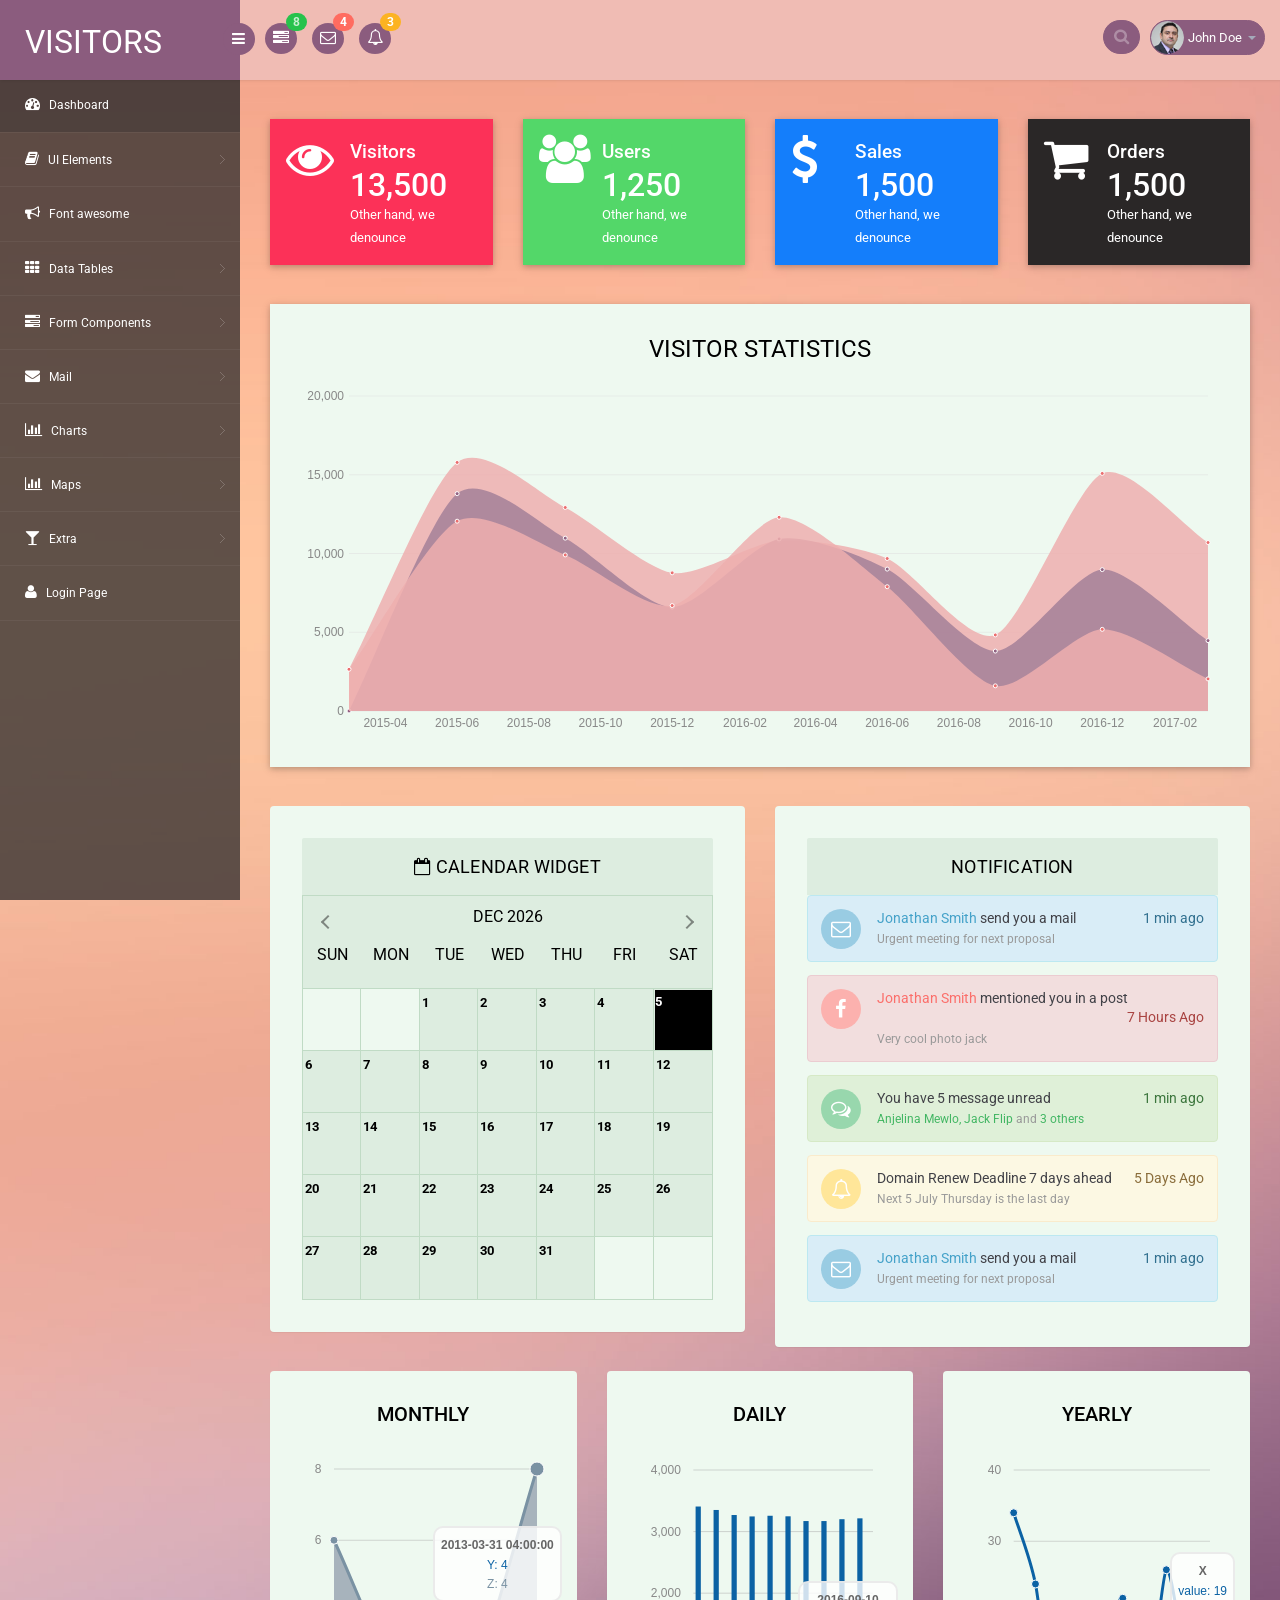
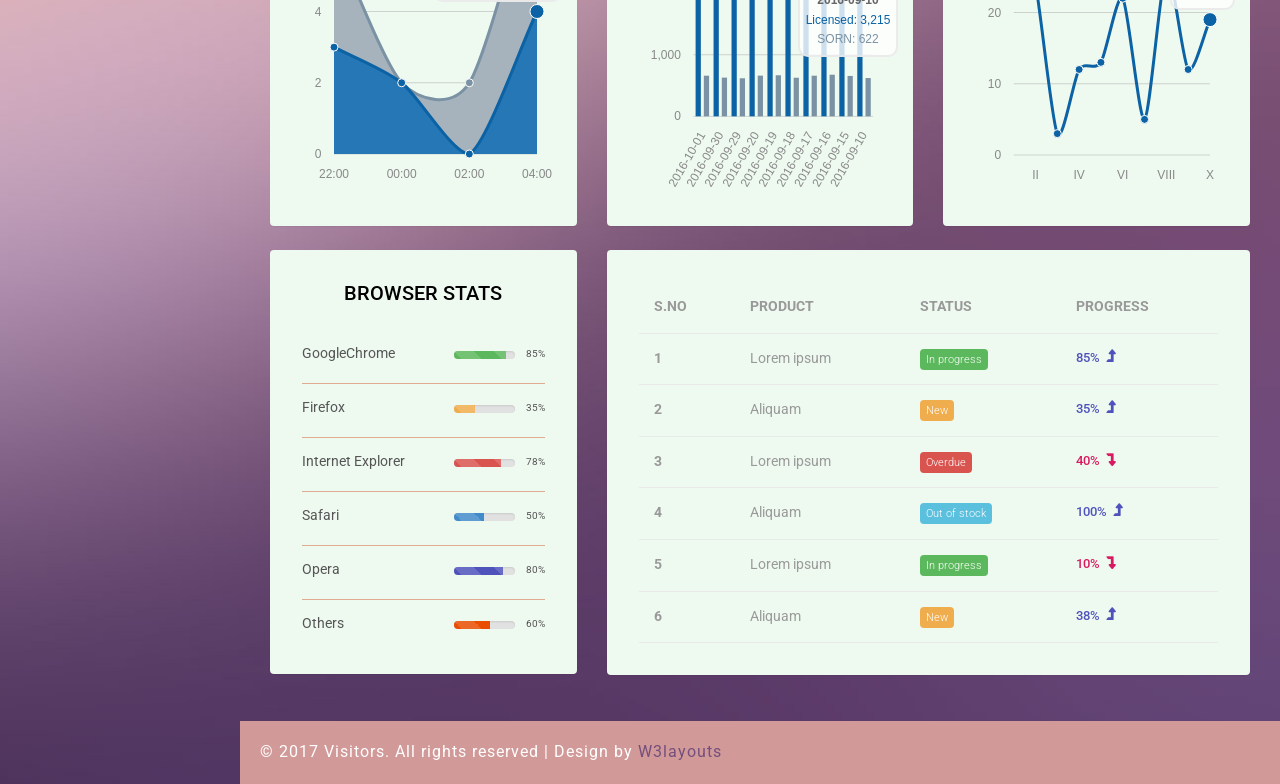
<file: public/admin_web/index.html>
<!--A Design by W3layouts
Author: W3layout
Author URL: http://w3layouts.com
License: Creative Commons Attribution 3.0 Unported
License URL: http://creativecommons.org/licenses/by/3.0/
-->
<!DOCTYPE html>
<head>
<title>Visitors an Admin Panel Category Bootstrap Responsive Website Template | Home :: w3layouts</title>
<meta name="viewport" content="width=device-width, initial-scale=1">
<meta http-equiv="Content-Type" content="text/html; charset=utf-8" />
<meta name="keywords" content="Visitors Responsive web template, Bootstrap Web Templates, Flat Web Templates, Android Compatible web template, 
Smartphone Compatible web template, free webdesigns for Nokia, Samsung, LG, SonyEricsson, Motorola web design" />
<script type="application/x-javascript"> addEventListener("load", function() { setTimeout(hideURLbar, 0); }, false); function hideURLbar(){ window.scrollTo(0,1); } </script>
<!-- bootstrap-css -->
<link rel="stylesheet" href="css/bootstrap.min.css" >
<!-- //bootstrap-css -->
<!-- Custom CSS -->
<link href="css/style.css" rel='stylesheet' type='text/css' />
<link href="css/style-responsive.css" rel="stylesheet"/>
<!-- font CSS -->
<link href='//fonts.googleapis.com/css?family=Roboto:400,100,100italic,300,300italic,400italic,500,500italic,700,700italic,900,900italic' rel='stylesheet' type='text/css'>
<!-- font-awesome icons -->
<link rel="stylesheet" href="css/font.css" type="text/css"/>
<link href="css/font-awesome.css" rel="stylesheet"> 
<link rel="stylesheet" href="css/morris.css" type="text/css"/>
<!-- calendar -->
<link rel="stylesheet" href="css/monthly.css">
<!-- //calendar -->
<!-- //font-awesome icons -->
<script src="js/jquery2.0.3.min.js"></script>
<script src="js/raphael-min.js"></script>
<script src="js/morris.js"></script>
</head>
<body>
<section id="container">
<!--header start-->
<header class="header fixed-top clearfix">
<!--logo start-->
<div class="brand">
    <a href="index.html" class="logo">
        VISITORS
    </a>
    <div class="sidebar-toggle-box">
        <div class="fa fa-bars"></div>
    </div>
</div>
<!--logo end-->
<div class="nav notify-row" id="top_menu">
    <!--  notification start -->
    <ul class="nav top-menu">
        <!-- settings start -->
        <li class="dropdown">
            <a data-toggle="dropdown" class="dropdown-toggle" href="#">
                <i class="fa fa-tasks"></i>
                <span class="badge bg-success">8</span>
            </a>
            <ul class="dropdown-menu extended tasks-bar">
                <li>
                    <p class="">You have 8 pending tasks</p>
                </li>
                <li>
                    <a href="#">
                        <div class="task-info clearfix">
                            <div class="desc pull-left">
                                <h5>Target Sell</h5>
                                <p>25% , Deadline  12 June’13</p>
                            </div>
                                    <span class="notification-pie-chart pull-right" data-percent="45">
                            <span class="percent"></span>
                            </span>
                        </div>
                    </a>
                </li>
                <li>
                    <a href="#">
                        <div class="task-info clearfix">
                            <div class="desc pull-left">
                                <h5>Product Delivery</h5>
                                <p>45% , Deadline  12 June’13</p>
                            </div>
                                    <span class="notification-pie-chart pull-right" data-percent="78">
                            <span class="percent"></span>
                            </span>
                        </div>
                    </a>
                </li>
                <li>
                    <a href="#">
                        <div class="task-info clearfix">
                            <div class="desc pull-left">
                                <h5>Payment collection</h5>
                                <p>87% , Deadline  12 June’13</p>
                            </div>
                                    <span class="notification-pie-chart pull-right" data-percent="60">
                            <span class="percent"></span>
                            </span>
                        </div>
                    </a>
                </li>
                <li>
                    <a href="#">
                        <div class="task-info clearfix">
                            <div class="desc pull-left">
                                <h5>Target Sell</h5>
                                <p>33% , Deadline  12 June’13</p>
                            </div>
                                    <span class="notification-pie-chart pull-right" data-percent="90">
                            <span class="percent"></span>
                            </span>
                        </div>
                    </a>
                </li>

                <li class="external">
                    <a href="#">See All Tasks</a>
                </li>
            </ul>
        </li>
        <!-- settings end -->
        <!-- inbox dropdown start-->
        <li id="header_inbox_bar" class="dropdown">
            <a data-toggle="dropdown" class="dropdown-toggle" href="#">
                <i class="fa fa-envelope-o"></i>
                <span class="badge bg-important">4</span>
            </a>
            <ul class="dropdown-menu extended inbox">
                <li>
                    <p class="red">You have 4 Mails</p>
                </li>
                <li>
                    <a href="#">
                        <span class="photo"><img alt="avatar" src="images/3.png"></span>
                                <span class="subject">
                                <span class="from">Jonathan Smith</span>
                                <span class="time">Just now</span>
                                </span>
                                <span class="message">
                                    Hello, this is an example msg.
                                </span>
                    </a>
                </li>
                <li>
                    <a href="#">
                        <span class="photo"><img alt="avatar" src="images/1.png"></span>
                                <span class="subject">
                                <span class="from">Jane Doe</span>
                                <span class="time">2 min ago</span>
                                </span>
                                <span class="message">
                                    Nice admin template
                                </span>
                    </a>
                </li>
                <li>
                    <a href="#">
                        <span class="photo"><img alt="avatar" src="images/3.png"></span>
                                <span class="subject">
                                <span class="from">Tasi sam</span>
                                <span class="time">2 days ago</span>
                                </span>
                                <span class="message">
                                    This is an example msg.
                                </span>
                    </a>
                </li>
                <li>
                    <a href="#">
                        <span class="photo"><img alt="avatar" src="images/2.png"></span>
                                <span class="subject">
                                <span class="from">Mr. Perfect</span>
                                <span class="time">2 hour ago</span>
                                </span>
                                <span class="message">
                                    Hi there, its a test
                                </span>
                    </a>
                </li>
                <li>
                    <a href="#">See all messages</a>
                </li>
            </ul>
        </li>
        <!-- inbox dropdown end -->
        <!-- notification dropdown start-->
        <li id="header_notification_bar" class="dropdown">
            <a data-toggle="dropdown" class="dropdown-toggle" href="#">

                <i class="fa fa-bell-o"></i>
                <span class="badge bg-warning">3</span>
            </a>
            <ul class="dropdown-menu extended notification">
                <li>
                    <p>Notifications</p>
                </li>
                <li>
                    <div class="alert alert-info clearfix">
                        <span class="alert-icon"><i class="fa fa-bolt"></i></span>
                        <div class="noti-info">
                            <a href="#"> Server #1 overloaded.</a>
                        </div>
                    </div>
                </li>
                <li>
                    <div class="alert alert-danger clearfix">
                        <span class="alert-icon"><i class="fa fa-bolt"></i></span>
                        <div class="noti-info">
                            <a href="#"> Server #2 overloaded.</a>
                        </div>
                    </div>
                </li>
                <li>
                    <div class="alert alert-success clearfix">
                        <span class="alert-icon"><i class="fa fa-bolt"></i></span>
                        <div class="noti-info">
                            <a href="#"> Server #3 overloaded.</a>
                        </div>
                    </div>
                </li>

            </ul>
        </li>
        <!-- notification dropdown end -->
    </ul>
    <!--  notification end -->
</div>
<div class="top-nav clearfix">
    <!--search & user info start-->
    <ul class="nav pull-right top-menu">
        <li>
            <input type="text" class="form-control search" placeholder=" Search">
        </li>
        <!-- user login dropdown start-->
        <li class="dropdown">
            <a data-toggle="dropdown" class="dropdown-toggle" href="#">
                <img alt="" src="images/2.png">
                <span class="username">John Doe</span>
                <b class="caret"></b>
            </a>
            <ul class="dropdown-menu extended logout">
                <li><a href="#"><i class=" fa fa-suitcase"></i>Profile</a></li>
                <li><a href="#"><i class="fa fa-cog"></i> Settings</a></li>
                <li><a href="login.html"><i class="fa fa-key"></i> Log Out</a></li>
            </ul>
        </li>
        <!-- user login dropdown end -->
       
    </ul>
    <!--search & user info end-->
</div>
</header>
<!--header end-->
<!--sidebar start-->
<aside>
    <div id="sidebar" class="nav-collapse">
        <!-- sidebar menu start-->
        <div class="leftside-navigation">
            <ul class="sidebar-menu" id="nav-accordion">
                <li>
                    <a class="active" href="index.html">
                        <i class="fa fa-dashboard"></i>
                        <span>Dashboard</span>
                    </a>
                </li>
                
                <li class="sub-menu">
                    <a href="javascript:;">
                        <i class="fa fa-book"></i>
                        <span>UI Elements</span>
                    </a>
                    <ul class="sub">
						<li><a href="typography.html">Typography</a></li>
						<li><a href="glyphicon.html">glyphicon</a></li>
                        <li><a href="grids.html">Grids</a></li>
                    </ul>
                </li>
                <li>
                    <a href="fontawesome.html">
                        <i class="fa fa-bullhorn"></i>
                        <span>Font awesome </span>
                    </a>
                </li>
                <li class="sub-menu">
                    <a href="javascript:;">
                        <i class="fa fa-th"></i>
                        <span>Data Tables</span>
                    </a>
                    <ul class="sub">
                        <li><a href="basic_table.html">Basic Table</a></li>
                        <li><a href="responsive_table.html">Responsive Table</a></li>
                    </ul>
                </li>
                <li class="sub-menu">
                    <a href="javascript:;">
                        <i class="fa fa-tasks"></i>
                        <span>Form Components</span>
                    </a>
                    <ul class="sub">
                        <li><a href="form_component.html">Form Elements</a></li>
                        <li><a href="form_validation.html">Form Validation</a></li>
						<li><a href="dropzone.html">Dropzone</a></li>
                    </ul>
                </li>
                <li class="sub-menu">
                    <a href="javascript:;">
                        <i class="fa fa-envelope"></i>
                        <span>Mail </span>
                    </a>
                    <ul class="sub">
                        <li><a href="mail.html">Inbox</a></li>
                        <li><a href="mail_compose.html">Compose Mail</a></li>
                    </ul>
                </li>
                <li class="sub-menu">
                    <a href="javascript:;">
                        <i class=" fa fa-bar-chart-o"></i>
                        <span>Charts</span>
                    </a>
                    <ul class="sub">
                        <li><a href="chartjs.html">Chart js</a></li>
                        <li><a href="flot_chart.html">Flot Charts</a></li>
                    </ul>
                </li>
                <li class="sub-menu">
                    <a href="javascript:;">
                        <i class=" fa fa-bar-chart-o"></i>
                        <span>Maps</span>
                    </a>
                    <ul class="sub">
                        <li><a href="google_map.html">Google Map</a></li>
                        <li><a href="vector_map.html">Vector Map</a></li>
                    </ul>
                </li>
                <li class="sub-menu">
                    <a href="javascript:;">
                        <i class="fa fa-glass"></i>
                        <span>Extra</span>
                    </a>
                    <ul class="sub">
                        <li><a href="gallery.html">Gallery</a></li>
						<li><a href="404.html">404 Error</a></li>
                        <li><a href="registration.html">Registration</a></li>
                    </ul>
                </li>
                <li>
                    <a href="login.html">
                        <i class="fa fa-user"></i>
                        <span>Login Page</span>
                    </a>
                </li>
            </ul>            </div>
        <!-- sidebar menu end-->
    </div>
</aside>
<!--sidebar end-->
<!--main content start-->
<section id="main-content">
	<section class="wrapper">
		<!-- //market-->
		<div class="market-updates">
			<div class="col-md-3 market-update-gd">
				<div class="market-update-block clr-block-2">
					<div class="col-md-4 market-update-right">
						<i class="fa fa-eye"> </i>
					</div>
					 <div class="col-md-8 market-update-left">
					 <h4>Visitors</h4>
					<h3>13,500</h3>
					<p>Other hand, we denounce</p>
				  </div>
				  <div class="clearfix"> </div>
				</div>
			</div>
			<div class="col-md-3 market-update-gd">
				<div class="market-update-block clr-block-1">
					<div class="col-md-4 market-update-right">
						<i class="fa fa-users" ></i>
					</div>
					<div class="col-md-8 market-update-left">
					<h4>Users</h4>
						<h3>1,250</h3>
						<p>Other hand, we denounce</p>
					</div>
				  <div class="clearfix"> </div>
				</div>
			</div>
			<div class="col-md-3 market-update-gd">
				<div class="market-update-block clr-block-3">
					<div class="col-md-4 market-update-right">
						<i class="fa fa-usd"></i>
					</div>
					<div class="col-md-8 market-update-left">
						<h4>Sales</h4>
						<h3>1,500</h3>
						<p>Other hand, we denounce</p>
					</div>
				  <div class="clearfix"> </div>
				</div>
			</div>
			<div class="col-md-3 market-update-gd">
				<div class="market-update-block clr-block-4">
					<div class="col-md-4 market-update-right">
						<i class="fa fa-shopping-cart" aria-hidden="true"></i>
					</div>
					<div class="col-md-8 market-update-left">
						<h4>Orders</h4>
						<h3>1,500</h3>
						<p>Other hand, we denounce</p>
					</div>
				  <div class="clearfix"> </div>
				</div>
			</div>
		   <div class="clearfix"> </div>
		</div>	
		<!-- //market-->
		<div class="row">
			<div class="panel-body">
				<div class="col-md-12 w3ls-graph">
					<!--agileinfo-grap-->
						<div class="agileinfo-grap">
							<div class="agileits-box">
								<header class="agileits-box-header clearfix">
									<h3>Visitor Statistics</h3>
										<div class="toolbar">
											
											
										</div>
								</header>
								<div class="agileits-box-body clearfix">
									<div id="hero-area"></div>
								</div>
							</div>
						</div>
	<!--//agileinfo-grap-->

				</div>
			</div>
		</div>
		<div class="agil-info-calendar">
		<!-- calendar -->
		<div class="col-md-6 agile-calendar">
			<div class="calendar-widget">
                <div class="panel-heading ui-sortable-handle">
					<span class="panel-icon">
                      <i class="fa fa-calendar-o"></i>
                    </span>
                    <span class="panel-title"> Calendar Widget</span>
                </div>
				<!-- grids -->
					<div class="agile-calendar-grid">
						<div class="page">
							
							<div class="w3l-calendar-left">
								<div class="calendar-heading">
									
								</div>
								<div class="monthly" id="mycalendar"></div>
							</div>
							
							<div class="clearfix"> </div>
						</div>
					</div>
			</div>
		</div>
		<!-- //calendar -->
		<div class="col-md-6 w3agile-notifications">
			<div class="notifications">
				<!--notification start-->
				
					<header class="panel-heading">
						Notification 
					</header>
					<div class="notify-w3ls">
						<div class="alert alert-info clearfix">
							<span class="alert-icon"><i class="fa fa-envelope-o"></i></span>
							<div class="notification-info">
								<ul class="clearfix notification-meta">
									<li class="pull-left notification-sender"><span><a href="#">Jonathan Smith</a></span> send you a mail </li>
									<li class="pull-right notification-time">1 min ago</li>
								</ul>
								<p>
									Urgent meeting for next proposal
								</p>
							</div>
						</div>
						<div class="alert alert-danger">
							<span class="alert-icon"><i class="fa fa-facebook"></i></span>
							<div class="notification-info">
								<ul class="clearfix notification-meta">
									<li class="pull-left notification-sender"><span><a href="#">Jonathan Smith</a></span> mentioned you in a post </li>
									<li class="pull-right notification-time">7 Hours Ago</li>
								</ul>
								<p>
									Very cool photo jack
								</p>
							</div>
						</div>
						<div class="alert alert-success ">
							<span class="alert-icon"><i class="fa fa-comments-o"></i></span>
							<div class="notification-info">
								<ul class="clearfix notification-meta">
									<li class="pull-left notification-sender">You have 5 message unread</li>
									<li class="pull-right notification-time">1 min ago</li>
								</ul>
								<p>
									<a href="#">Anjelina Mewlo, Jack Flip</a> and <a href="#">3 others</a>
								</p>
							</div>
						</div>
						<div class="alert alert-warning ">
							<span class="alert-icon"><i class="fa fa-bell-o"></i></span>
							<div class="notification-info">
								<ul class="clearfix notification-meta">
									<li class="pull-left notification-sender">Domain Renew Deadline 7 days ahead</li>
									<li class="pull-right notification-time">5 Days Ago</li>
								</ul>
								<p>
									Next 5 July Thursday is the last day
								</p>
							</div>
						</div>
						<div class="alert alert-info clearfix">
							<span class="alert-icon"><i class="fa fa-envelope-o"></i></span>
							<div class="notification-info">
								<ul class="clearfix notification-meta">
									<li class="pull-left notification-sender"><span><a href="#">Jonathan Smith</a></span> send you a mail </li>
									<li class="pull-right notification-time">1 min ago</li>
								</ul>
								<p>
									Urgent meeting for next proposal
								</p>
							</div>
						</div>
						
					</div>
				
				<!--notification end-->
				</div>
			</div>
			<div class="clearfix"> </div>
		</div>
			<!-- tasks -->
			<div class="agile-last-grids">
				<div class="col-md-4 agile-last-left">
					<div class="agile-last-grid">
						<div class="area-grids-heading">
							<h3>Monthly</h3>
						</div>
						<div id="graph7"></div>
						<script>
						// This crosses a DST boundary in the UK.
						Morris.Area({
						  element: 'graph7',
						  data: [
							{x: '2013-03-30 22:00:00', y: 3, z: 3},
							{x: '2013-03-31 00:00:00', y: 2, z: 0},
							{x: '2013-03-31 02:00:00', y: 0, z: 2},
							{x: '2013-03-31 04:00:00', y: 4, z: 4}
						  ],
						  xkey: 'x',
						  ykeys: ['y', 'z'],
						  labels: ['Y', 'Z']
						});
						</script>

					</div>
				</div>
				<div class="col-md-4 agile-last-left agile-last-middle">
					<div class="agile-last-grid">
						<div class="area-grids-heading">
							<h3>Daily</h3>
						</div>
						<div id="graph8"></div>
						<script>
						/* data stolen from http://howmanyleft.co.uk/vehicle/jaguar_'e'_type */
						var day_data = [
						  {"period": "2016-10-01", "licensed": 3407, "sorned": 660},
						  {"period": "2016-09-30", "licensed": 3351, "sorned": 629},
						  {"period": "2016-09-29", "licensed": 3269, "sorned": 618},
						  {"period": "2016-09-20", "licensed": 3246, "sorned": 661},
						  {"period": "2016-09-19", "licensed": 3257, "sorned": 667},
						  {"period": "2016-09-18", "licensed": 3248, "sorned": 627},
						  {"period": "2016-09-17", "licensed": 3171, "sorned": 660},
						  {"period": "2016-09-16", "licensed": 3171, "sorned": 676},
						  {"period": "2016-09-15", "licensed": 3201, "sorned": 656},
						  {"period": "2016-09-10", "licensed": 3215, "sorned": 622}
						];
						Morris.Bar({
						  element: 'graph8',
						  data: day_data,
						  xkey: 'period',
						  ykeys: ['licensed', 'sorned'],
						  labels: ['Licensed', 'SORN'],
						  xLabelAngle: 60
						});
						</script>
					</div>
				</div>
				<div class="col-md-4 agile-last-left agile-last-right">
					<div class="agile-last-grid">
						<div class="area-grids-heading">
							<h3>Yearly</h3>
						</div>
						<div id="graph9"></div>
						<script>
						var day_data = [
						  {"elapsed": "I", "value": 34},
						  {"elapsed": "II", "value": 24},
						  {"elapsed": "III", "value": 3},
						  {"elapsed": "IV", "value": 12},
						  {"elapsed": "V", "value": 13},
						  {"elapsed": "VI", "value": 22},
						  {"elapsed": "VII", "value": 5},
						  {"elapsed": "VIII", "value": 26},
						  {"elapsed": "IX", "value": 12},
						  {"elapsed": "X", "value": 19}
						];
						Morris.Line({
						  element: 'graph9',
						  data: day_data,
						  xkey: 'elapsed',
						  ykeys: ['value'],
						  labels: ['value'],
						  parseTime: false
						});
						</script>

					</div>
				</div>
				<div class="clearfix"> </div>
			</div>
		<!-- //tasks -->
		<div class="agileits-w3layouts-stats">
					<div class="col-md-4 stats-info widget">
						<div class="stats-info-agileits">
							<div class="stats-title">
								<h4 class="title">Browser Stats</h4>
							</div>
							<div class="stats-body">
								<ul class="list-unstyled">
									<li>GoogleChrome <span class="pull-right">85%</span>  
										<div class="progress progress-striped active progress-right">
											<div class="bar green" style="width:85%;"></div> 
										</div>
									</li>
									<li>Firefox <span class="pull-right">35%</span>  
										<div class="progress progress-striped active progress-right">
											<div class="bar yellow" style="width:35%;"></div>
										</div>
									</li>
									<li>Internet Explorer <span class="pull-right">78%</span>  
										<div class="progress progress-striped active progress-right">
											<div class="bar red" style="width:78%;"></div>
										</div>
									</li>
									<li>Safari <span class="pull-right">50%</span>  
										<div class="progress progress-striped active progress-right">
											<div class="bar blue" style="width:50%;"></div>
										</div>
									</li>
									<li>Opera <span class="pull-right">80%</span>  
										<div class="progress progress-striped active progress-right">
											<div class="bar light-blue" style="width:80%;"></div>
										</div>
									</li>
									<li class="last">Others <span class="pull-right">60%</span>  
										<div class="progress progress-striped active progress-right">
											<div class="bar orange" style="width:60%;"></div>
										</div>
									</li> 
								</ul>
							</div>
						</div>
					</div>
					<div class="col-md-8 stats-info stats-last widget-shadow">
						<div class="stats-last-agile">
							<table class="table stats-table ">
								<thead>
									<tr>
										<th>S.NO</th>
										<th>PRODUCT</th>
										<th>STATUS</th>
										<th>PROGRESS</th>
									</tr>
								</thead>
								<tbody>
									<tr>
										<th scope="row">1</th>
										<td>Lorem ipsum</td>
										<td><span class="label label-success">In progress</span></td>
										<td><h5>85% <i class="fa fa-level-up"></i></h5></td>
									</tr>
									<tr>
										<th scope="row">2</th>
										<td>Aliquam</td>
										<td><span class="label label-warning">New</span></td>
										<td><h5>35% <i class="fa fa-level-up"></i></h5></td>
									</tr>
									<tr>
										<th scope="row">3</th>
										<td>Lorem ipsum</td>
										<td><span class="label label-danger">Overdue</span></td>
										<td><h5 class="down">40% <i class="fa fa-level-down"></i></h5></td>
									</tr>
									<tr>
										<th scope="row">4</th>
										<td>Aliquam</td>
										<td><span class="label label-info">Out of stock</span></td>
										<td><h5>100% <i class="fa fa-level-up"></i></h5></td>
									</tr>
									<tr>
										<th scope="row">5</th>
										<td>Lorem ipsum</td>
										<td><span class="label label-success">In progress</span></td>
										<td><h5 class="down">10% <i class="fa fa-level-down"></i></h5></td>
									</tr>
									<tr>
										<th scope="row">6</th>
										<td>Aliquam</td>
										<td><span class="label label-warning">New</span></td>
										<td><h5>38% <i class="fa fa-level-up"></i></h5></td>
									</tr>
								</tbody>
							</table>
						</div>
					</div>
					<div class="clearfix"> </div>
				</div>
</section>
 <!-- footer -->
		  <div class="footer">
			<div class="wthree-copyright">
			  <p>© 2017 Visitors. All rights reserved | Design by <a href="http://w3layouts.com">W3layouts</a></p>
			</div>
		  </div>
  <!-- / footer -->
</section>
<!--main content end-->
</section>
<script src="js/bootstrap.js"></script>
<script src="js/jquery.dcjqaccordion.2.7.js"></script>
<script src="js/scripts.js"></script>
<script src="js/jquery.slimscroll.js"></script>
<script src="js/jquery.nicescroll.js"></script>
<!--[if lte IE 8]><script language="javascript" type="text/javascript" src="js/flot-chart/excanvas.min.js"></script><![endif]-->
<script src="js/jquery.scrollTo.js"></script>
<!-- morris JavaScript -->	
<script>
	$(document).ready(function() {
		//BOX BUTTON SHOW AND CLOSE
	   jQuery('.small-graph-box').hover(function() {
		  jQuery(this).find('.box-button').fadeIn('fast');
	   }, function() {
		  jQuery(this).find('.box-button').fadeOut('fast');
	   });
	   jQuery('.small-graph-box .box-close').click(function() {
		  jQuery(this).closest('.small-graph-box').fadeOut(200);
		  return false;
	   });
	   
	    //CHARTS
	    function gd(year, day, month) {
			return new Date(year, month - 1, day).getTime();
		}
		
		graphArea2 = Morris.Area({
			element: 'hero-area',
			padding: 10,
        behaveLikeLine: true,
        gridEnabled: false,
        gridLineColor: '#dddddd',
        axes: true,
        resize: true,
        smooth:true,
        pointSize: 0,
        lineWidth: 0,
        fillOpacity:0.85,
			data: [
				{period: '2015 Q1', iphone: 2668, ipad: null, itouch: 2649},
				{period: '2015 Q2', iphone: 15780, ipad: 13799, itouch: 12051},
				{period: '2015 Q3', iphone: 12920, ipad: 10975, itouch: 9910},
				{period: '2015 Q4', iphone: 8770, ipad: 6600, itouch: 6695},
				{period: '2016 Q1', iphone: 10820, ipad: 10924, itouch: 12300},
				{period: '2016 Q2', iphone: 9680, ipad: 9010, itouch: 7891},
				{period: '2016 Q3', iphone: 4830, ipad: 3805, itouch: 1598},
				{period: '2016 Q4', iphone: 15083, ipad: 8977, itouch: 5185},
				{period: '2017 Q1', iphone: 10697, ipad: 4470, itouch: 2038},
			
			],
			lineColors:['#eb6f6f','#926383','#eb6f6f'],
			xkey: 'period',
            redraw: true,
            ykeys: ['iphone', 'ipad', 'itouch'],
            labels: ['All Visitors', 'Returning Visitors', 'Unique Visitors'],
			pointSize: 2,
			hideHover: 'auto',
			resize: true
		});
		
	   
	});
	</script>
<!-- calendar -->
	<script type="text/javascript" src="js/monthly.js"></script>
	<script type="text/javascript">
		$(window).load( function() {

			$('#mycalendar').monthly({
				mode: 'event',
				
			});

			$('#mycalendar2').monthly({
				mode: 'picker',
				target: '#mytarget',
				setWidth: '250px',
				startHidden: true,
				showTrigger: '#mytarget',
				stylePast: true,
				disablePast: true
			});

		switch(window.location.protocol) {
		case 'http:':
		case 'https:':
		// running on a server, should be good.
		break;
		case 'file:':
		alert('Just a heads-up, events will not work when run locally.');
		}

		});
	</script>
	<!-- //calendar -->
</body>
</html>
</file>
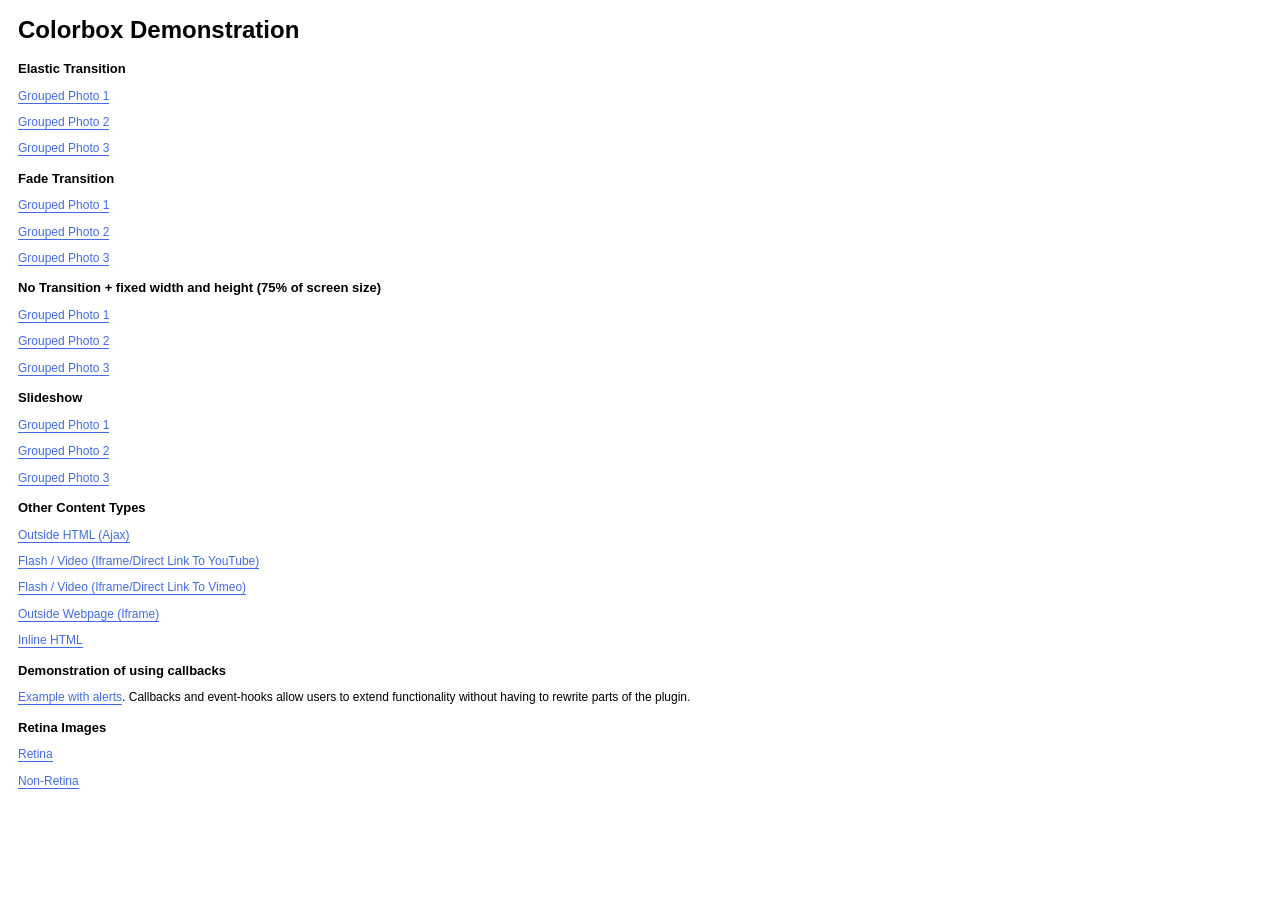
<file: public/source/assets/dest/vendors/colorbox/example1/index.html>
<!DOCTYPE html>
<html>
	<head>
		<meta charset='utf-8'/>
		<title>Colorbox Examples</title>
		<style>
			body{font:12px/1.2 Verdana, sans-serif; padding:0 10px;}
			a:link, a:visited{text-decoration:none; color:#416CE5; border-bottom:1px solid #416CE5;}
			h2{font-size:13px; margin:15px 0 0 0;}
		</style>
		<link rel="stylesheet" href="colorbox.css" />
		<script src="https://ajax.googleapis.com/ajax/libs/jquery/1.10.2/jquery.min.js"></script>
		<script src="../jquery.colorbox.js"></script>
		<script>
			$(document).ready(function(){
				//Examples of how to assign the Colorbox event to elements
				$(".group1").colorbox({rel:'group1'});
				$(".group2").colorbox({rel:'group2', transition:"fade"});
				$(".group3").colorbox({rel:'group3', transition:"none", width:"75%", height:"75%"});
				$(".group4").colorbox({rel:'group4', slideshow:true});
				$(".ajax").colorbox();
				$(".youtube").colorbox({iframe:true, innerWidth:640, innerHeight:390});
				$(".vimeo").colorbox({iframe:true, innerWidth:500, innerHeight:409});
				$(".iframe").colorbox({iframe:true, width:"80%", height:"80%"});
				$(".inline").colorbox({inline:true, width:"50%"});
				$(".callbacks").colorbox({
					onOpen:function(){ alert('onOpen: colorbox is about to open'); },
					onLoad:function(){ alert('onLoad: colorbox has started to load the targeted content'); },
					onComplete:function(){ alert('onComplete: colorbox has displayed the loaded content'); },
					onCleanup:function(){ alert('onCleanup: colorbox has begun the close process'); },
					onClosed:function(){ alert('onClosed: colorbox has completely closed'); }
				});

				$('.non-retina').colorbox({rel:'group5', transition:'none'})
				$('.retina').colorbox({rel:'group5', transition:'none', retinaImage:true, retinaUrl:true});
				
				//Example of preserving a JavaScript event for inline calls.
				$("#click").click(function(){ 
					$('#click').css({"background-color":"#f00", "color":"#fff", "cursor":"inherit"}).text("Open this window again and this message will still be here.");
					return false;
				});
			});
		</script>
	</head>
	<body>
		<h1>Colorbox Demonstration</h1>
		<h2>Elastic Transition</h2>
		<p><a class="group1" href="../content/ohoopee1.jpg" title="Me and my grandfather on the Ohoopee.">Grouped Photo 1</a></p>
		<p><a class="group1" href="../content/ohoopee2.jpg" title="On the Ohoopee as a child">Grouped Photo 2</a></p>
		<p><a class="group1" href="../content/ohoopee3.jpg" title="On the Ohoopee as an adult">Grouped Photo 3</a></p>
		
		<h2>Fade Transition</h2>
		<p><a class="group2" href="../content/ohoopee1.jpg" title="Me and my grandfather on the Ohoopee">Grouped Photo 1</a></p>
		<p><a class="group2" href="../content/ohoopee2.jpg" title="On the Ohoopee as a child">Grouped Photo 2</a></p>
		<p><a class="group2" href="../content/ohoopee3.jpg" title="On the Ohoopee as an adult">Grouped Photo 3</a></p>
		
		<h2>No Transition + fixed width and height (75% of screen size)</h2>
		<p><a class="group3" href="../content/ohoopee1.jpg" title="Me and my grandfather on the Ohoopee.">Grouped Photo 1</a></p>
		<p><a class="group3" href="../content/ohoopee2.jpg" title="On the Ohoopee as a child">Grouped Photo 2</a></p>
		<p><a class="group3" href="../content/ohoopee3.jpg" title="On the Ohoopee as an adult">Grouped Photo 3</a></p>
		
		<h2>Slideshow</h2>
		<p><a class="group4"  href="../content/ohoopee1.jpg" title="Me and my grandfather on the Ohoopee.">Grouped Photo 1</a></p>
		<p><a class="group4"  href="../content/ohoopee2.jpg" title="On the Ohoopee as a child">Grouped Photo 2</a></p>
		<p><a class="group4"  href="../content/ohoopee3.jpg" title="On the Ohoopee as an adult">Grouped Photo 3</a></p>
		
		<h2>Other Content Types</h2>
		<p><a class='ajax' href="../content/ajax.html" title="Homer Defined">Outside HTML (Ajax)</a></p>
		<p><a class='youtube' href="http://www.youtube.com/embed/VOJyrQa_WR4?rel=0&amp;wmode=transparent">Flash / Video (Iframe/Direct Link To YouTube)</a></p>
		<p><a class='vimeo' href="http://player.vimeo.com/video/2285902" title="R&ouml;yksopp: Remind Me">Flash / Video (Iframe/Direct Link To Vimeo)</a></p>
		<p><a class='iframe' href="http://wikipedia.com">Outside Webpage (Iframe)</a></p>
		<p><a class='inline' href="#inline_content">Inline HTML</a></p>
		
		<h2>Demonstration of using callbacks</h2>
		<p><a class='callbacks' href="../content/marylou.jpg" title="Marylou on Cumberland Island">Example with alerts</a>. Callbacks and event-hooks allow users to extend functionality without having to rewrite parts of the plugin.</p>
		

		<h2>Retina Images</h2>
		<p><a class="retina" href="../content/daisy.jpg" title="Retina">Retina</a></p>
		<p><a class="non-retina" href="../content/daisy.jpg" title="Non-Retina">Non-Retina</a></p>

		<!-- This contains the hidden content for inline calls -->
		<div style='display:none'>
			<div id='inline_content' style='padding:10px; background:#fff;'>
			<p><strong>This content comes from a hidden element on this page.</strong></p>
			<p>The inline option preserves bound JavaScript events and changes, and it puts the content back where it came from when it is closed.</p>
			<p><a id="click" href="#" style='padding:5px; background:#ccc;'>Click me, it will be preserved!</a></p>
			
			<p><strong>If you try to open a new Colorbox while it is already open, it will update itself with the new content.</strong></p>
			<p>Updating Content Example:<br />
			<a class="ajax" href="../content/ajax.html">Click here to load new content</a></p>
			</div>
		</div>
	</body>
</html>
</file>
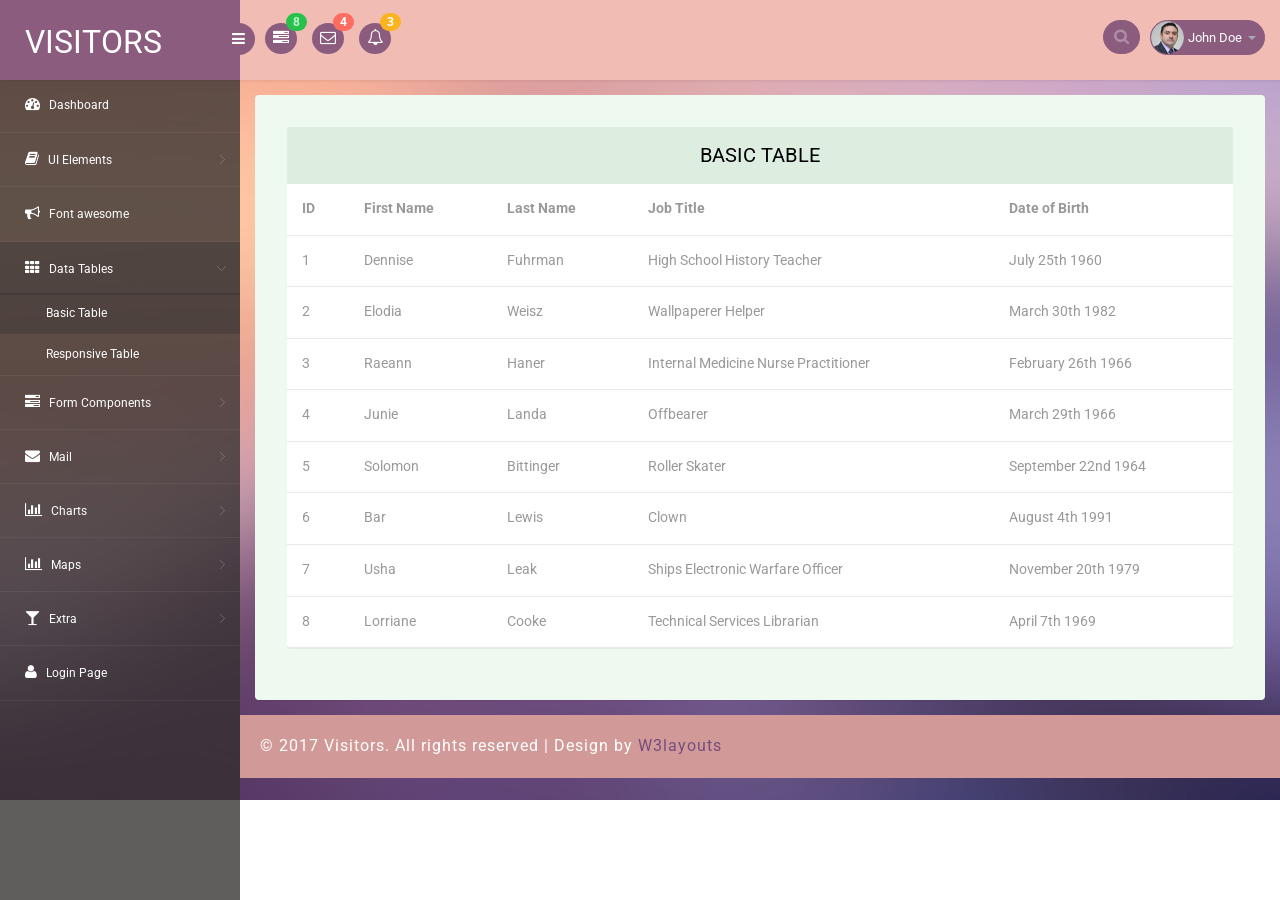
<file: public/admin_web/basic_table.html>
<!--A Design by W3layouts
Author: W3layout
Author URL: http://w3layouts.com
License: Creative Commons Attribution 3.0 Unported
License URL: http://creativecommons.org/licenses/by/3.0/
-->
<!DOCTYPE html>
<head>
<title>Visitors an Admin Panel Category Bootstrap Responsive Website Template | Responsive_table :: w3layouts</title>
<meta name="viewport" content="width=device-width, initial-scale=1">
<meta http-equiv="Content-Type" content="text/html; charset=utf-8" />
<meta name="keywords" content="Visitors Responsive web template, Bootstrap Web Templates, Flat Web Templates, Android Compatible web template, 
Smartphone Compatible web template, free webdesigns for Nokia, Samsung, LG, SonyEricsson, Motorola web design" />
<script type="application/x-javascript"> addEventListener("load", function() { setTimeout(hideURLbar, 0); }, false); function hideURLbar(){ window.scrollTo(0,1); } </script>
<!-- bootstrap-css -->
<link rel="stylesheet" href="css/bootstrap.min.css" >
<!-- //bootstrap-css -->
<!-- Custom CSS -->
<link href="css/style.css" rel='stylesheet' type='text/css' />
<link href="css/style-responsive.css" rel="stylesheet"/>
<!-- font CSS -->
<link href='//fonts.googleapis.com/css?family=Roboto:400,100,100italic,300,300italic,400italic,500,500italic,700,700italic,900,900italic' rel='stylesheet' type='text/css'>
<!-- font-awesome icons -->
<link rel="stylesheet" href="css/font.css" type="text/css"/>
<link href="css/font-awesome.css" rel="stylesheet"> 
<!-- //font-awesome icons -->
<script src="js/jquery2.0.3.min.js"></script>
</head>
<body>
<section id="container">
<!--header start-->
<header class="header fixed-top clearfix">
<!--logo start-->
<div class="brand">

    <a href="index.html" class="logo">
        VISITORS
    </a>
    <div class="sidebar-toggle-box">
        <div class="fa fa-bars"></div>
    </div>
</div>
<!--logo end-->

<div class="nav notify-row" id="top_menu">
    <!--  notification start -->
    <ul class="nav top-menu">
        <!-- settings start -->
        <li class="dropdown">
            <a data-toggle="dropdown" class="dropdown-toggle" href="#">
                <i class="fa fa-tasks"></i>
                <span class="badge bg-success">8</span>
            </a>
            <ul class="dropdown-menu extended tasks-bar">
                <li>
                    <p class="">You have 8 pending tasks</p>
                </li>
                <li>
                    <a href="#">
                        <div class="task-info clearfix">
                            <div class="desc pull-left">
                                <h5>Target Sell</h5>
                                <p>25% , Deadline  12 June’13</p>
                            </div>
                                    <span class="notification-pie-chart pull-right" data-percent="45">
                            <span class="percent"></span>
                            </span>
                        </div>
                    </a>
                </li>
                <li>
                    <a href="#">
                        <div class="task-info clearfix">
                            <div class="desc pull-left">
                                <h5>Product Delivery</h5>
                                <p>45% , Deadline  12 June’13</p>
                            </div>
                                    <span class="notification-pie-chart pull-right" data-percent="78">
                            <span class="percent"></span>
                            </span>
                        </div>
                    </a>
                </li>
                <li>
                    <a href="#">
                        <div class="task-info clearfix">
                            <div class="desc pull-left">
                                <h5>Payment collection</h5>
                                <p>87% , Deadline  12 June’13</p>
                            </div>
                                    <span class="notification-pie-chart pull-right" data-percent="60">
                            <span class="percent"></span>
                            </span>
                        </div>
                    </a>
                </li>
                <li>
                    <a href="#">
                        <div class="task-info clearfix">
                            <div class="desc pull-left">
                                <h5>Target Sell</h5>
                                <p>33% , Deadline  12 June’13</p>
                            </div>
                                    <span class="notification-pie-chart pull-right" data-percent="90">
                            <span class="percent"></span>
                            </span>
                        </div>
                    </a>
                </li>

                <li class="external">
                    <a href="#">See All Tasks</a>
                </li>
            </ul>
        </li>
        <!-- settings end -->
        <!-- inbox dropdown start-->
        <li id="header_inbox_bar" class="dropdown">
            <a data-toggle="dropdown" class="dropdown-toggle" href="#">
                <i class="fa fa-envelope-o"></i>
                <span class="badge bg-important">4</span>
            </a>
            <ul class="dropdown-menu extended inbox">
                <li>
                    <p class="red">You have 4 Mails</p>
                </li>
                <li>
                    <a href="#">
                        <span class="photo"><img alt="avatar" src="images/3.png"></span>
                                <span class="subject">
                                <span class="from">Jonathan Smith</span>
                                <span class="time">Just now</span>
                                </span>
                                <span class="message">
                                    Hello, this is an example msg.
                                </span>
                    </a>
                </li>
                <li>
                    <a href="#">
                        <span class="photo"><img alt="avatar" src="images/1.png"></span>
                                <span class="subject">
                                <span class="from">Jane Doe</span>
                                <span class="time">2 min ago</span>
                                </span>
                                <span class="message">
                                    Nice admin template
                                </span>
                    </a>
                </li>
                <li>
                    <a href="#">
                        <span class="photo"><img alt="avatar" src="images/3.png"></span>
                                <span class="subject">
                                <span class="from">Tasi sam</span>
                                <span class="time">2 days ago</span>
                                </span>
                                <span class="message">
                                    This is an example msg.
                                </span>
                    </a>
                </li>
                <li>
                    <a href="#">
                        <span class="photo"><img alt="avatar" src="images/2.png"></span>
                                <span class="subject">
                                <span class="from">Mr. Perfect</span>
                                <span class="time">2 hour ago</span>
                                </span>
                                <span class="message">
                                    Hi there, its a test
                                </span>
                    </a>
                </li>
                <li>
                    <a href="#">See all messages</a>
                </li>
            </ul>
        </li>
        <!-- inbox dropdown end -->
        <!-- notification dropdown start-->
        <li id="header_notification_bar" class="dropdown">
            <a data-toggle="dropdown" class="dropdown-toggle" href="#">

                <i class="fa fa-bell-o"></i>
                <span class="badge bg-warning">3</span>
            </a>
            <ul class="dropdown-menu extended notification">
                <li>
                    <p>Notifications</p>
                </li>
                <li>
                    <div class="alert alert-info clearfix">
                        <span class="alert-icon"><i class="fa fa-bolt"></i></span>
                        <div class="noti-info">
                            <a href="#"> Server #1 overloaded.</a>
                        </div>
                    </div>
                </li>
                <li>
                    <div class="alert alert-danger clearfix">
                        <span class="alert-icon"><i class="fa fa-bolt"></i></span>
                        <div class="noti-info">
                            <a href="#"> Server #2 overloaded.</a>
                        </div>
                    </div>
                </li>
                <li>
                    <div class="alert alert-success clearfix">
                        <span class="alert-icon"><i class="fa fa-bolt"></i></span>
                        <div class="noti-info">
                            <a href="#"> Server #3 overloaded.</a>
                        </div>
                    </div>
                </li>

            </ul>
        </li>
        <!-- notification dropdown end -->
    </ul>
    <!--  notification end -->
</div>
<div class="top-nav clearfix">
    <!--search & user info start-->
    <ul class="nav pull-right top-menu">
        <li>
            <input type="text" class="form-control search" placeholder=" Search">
        </li>
        <!-- user login dropdown start-->
        <li class="dropdown">
            <a data-toggle="dropdown" class="dropdown-toggle" href="#">
                <img alt="" src="images/2.png">
                <span class="username">John Doe</span>
                <b class="caret"></b>
            </a>
            <ul class="dropdown-menu extended logout">
                <li><a href="#"><i class=" fa fa-suitcase"></i>Profile</a></li>
                <li><a href="#"><i class="fa fa-cog"></i> Settings</a></li>
                <li><a href="login.html"><i class="fa fa-key"></i> Log Out</a></li>
            </ul>
        </li>
        <!-- user login dropdown end -->
       
    </ul>
    <!--search & user info end-->
</div>
</header>
<!--header end-->
<!--sidebar start-->
<aside>
    <div id="sidebar" class="nav-collapse">
        <!-- sidebar menu start-->
        <div class="leftside-navigation">
            <ul class="sidebar-menu" id="nav-accordion">
                <li>
                    <a href="index.html">
                        <i class="fa fa-dashboard"></i>
                        <span>Dashboard</span>
                    </a>
                </li>
                
                <li class="sub-menu">
                    <a href="javascript:;">
                        <i class="fa fa-book"></i>
                        <span>UI Elements</span>
                    </a>
                    <ul class="sub">
						<li><a href="typography.html">Typography</a></li>
						<li><a href="glyphicon.html">glyphicon</a></li>
                        <li><a href="grids.html">Grids</a></li>
                    </ul>
                </li>
                <li>
                    <a href="fontawesome.html">
                        <i class="fa fa-bullhorn"></i>
                        <span>Font awesome </span>
                    </a>
                </li>
                <li class="sub-menu">
                    <a class="active" href="javascript:;">
                        <i class="fa fa-th"></i>
                        <span>Data Tables</span>
                    </a>
                    <ul class="sub">
                        <li><a class="active" href="basic_table.html">Basic Table</a></li>
                        <li><a href="responsive_table.html">Responsive Table</a></li>
                    </ul>
                </li>
                <li class="sub-menu">
                    <a href="javascript:;">
                        <i class="fa fa-tasks"></i>
                        <span>Form Components</span>
                    </a>
                    <ul class="sub">
                        <li><a href="form_component.html">Form Elements</a></li>
                        <li><a href="form_validation.html">Form Validation</a></li>
						<li><a href="dropzone.html">Dropzone</a></li>
                    </ul>
                </li>
                <li class="sub-menu">
                    <a href="javascript:;">
                        <i class="fa fa-envelope"></i>
                        <span>Mail </span>
                    </a>
                    <ul class="sub">
                        <li><a href="mail.html">Inbox</a></li>
                        <li><a href="mail_compose.html">Compose Mail</a></li>
                    </ul>
                </li>
                <li class="sub-menu">
                    <a href="javascript:;">
                        <i class=" fa fa-bar-chart-o"></i>
                        <span>Charts</span>
                    </a>
                    <ul class="sub">
                        <li><a href="chartjs.html">Chart js</a></li>
                        <li><a href="flot_chart.html">Flot Charts</a></li>
                    </ul>
                </li>
                <li class="sub-menu">
                    <a href="javascript:;">
                        <i class=" fa fa-bar-chart-o"></i>
                        <span>Maps</span>
                    </a>
                    <ul class="sub">
                        <li><a href="google_map.html">Google Map</a></li>
                        <li><a href="vector_map.html">Vector Map</a></li>
                    </ul>
                </li>
                <li class="sub-menu">
                    <a href="javascript:;">
                        <i class="fa fa-glass"></i>
                        <span>Extra</span>
                    </a>
                    <ul class="sub">
                        <li><a href="gallery.html">Gallery</a></li>
						<li><a href="404.html">404 Error</a></li>
                        <li><a href="registration.html">Registration</a></li>
                    </ul>
                </li>
                <li>
                    <a href="login.html">
                        <i class="fa fa-user"></i>
                        <span>Login Page</span>
                    </a>
                </li>
            </ul>            </div>
        <!-- sidebar menu end-->
    </div>
</aside>
<!--sidebar end-->
<!--main content start-->
<section id="main-content">
	<section class="wrapper">
		<div class="table-agile-info">
 <div class="panel panel-default">
    <div class="panel-heading">
     Basic table
    </div>
    <div>
      <table class="table" ui-jq="footable" ui-options='{
        "paging": {
          "enabled": true
        },
        "filtering": {
          "enabled": true
        },
        "sorting": {
          "enabled": true
        }}'>
        <thead>
          <tr>
            <th data-breakpoints="xs">ID</th>
            <th>First Name</th>
            <th>Last Name</th>
            <th data-breakpoints="xs">Job Title</th>
           
            <th data-breakpoints="xs sm md" data-title="DOB">Date of Birth</th>
          </tr>
        </thead>
        <tbody>
          <tr data-expanded="true">
            <td>1</td>
            <td>Dennise</td>
            <td>Fuhrman</td>
            <td>High School History Teacher</td>
            
            <td>July 25th 1960</td>
          </tr>
          <tr>
            <td>2</td>
            <td>Elodia</td>
            <td>Weisz</td>
            <td>Wallpaperer Helper</td>
          
            <td>March 30th 1982</td>
          </tr>
          <tr>
            <td>3</td>
            <td>Raeann</td>
            <td>Haner</td>
            <td>Internal Medicine Nurse Practitioner</td>
           
            <td>February 26th 1966</td>
          </tr>
          <tr>
            <td>4</td>
            <td>Junie</td>
            <td>Landa</td>
            <td>Offbearer</td>
           
            <td>March 29th 1966</td>
          </tr>
          <tr>
            <td>5</td>
            <td>Solomon</td>
            <td>Bittinger</td>
            <td>Roller Skater</td>
           
            <td>September 22nd 1964</td>
          </tr>
          <tr>
            <td>6</td>
            <td>Bar</td>
            <td>Lewis</td>
            <td>Clown</td>
           
            <td>August 4th 1991</td>
          </tr>
          <tr>
            <td>7</td>
            <td>Usha</td>
            <td>Leak</td>
            <td>Ships Electronic Warfare Officer</td>
          
            <td>November 20th 1979</td>
          </tr>
          <tr>
            <td>8</td>
            <td>Lorriane</td>
            <td>Cooke</td>
            <td>Technical Services Librarian</td>
           
            <td>April 7th 1969</td>
          </tr>
        </tbody>
      </table>
    </div>
  </div>
</div>
</section>
 <!-- footer -->
		  <div class="footer">
			<div class="wthree-copyright">
			  <p>© 2017 Visitors. All rights reserved | Design by <a href="http://w3layouts.com">W3layouts</a></p>
			</div>
		  </div>
  <!-- / footer -->
</section>

<!--main content end-->
</section>
<script src="js/bootstrap.js"></script>
<script src="js/jquery.dcjqaccordion.2.7.js"></script>
<script src="js/scripts.js"></script>
<script src="js/jquery.slimscroll.js"></script>
<script src="js/jquery.nicescroll.js"></script>
<!--[if lte IE 8]><script language="javascript" type="text/javascript" src="js/flot-chart/excanvas.min.js"></script><![endif]-->
<script src="js/jquery.scrollTo.js"></script>
</body>
</html>
</file>
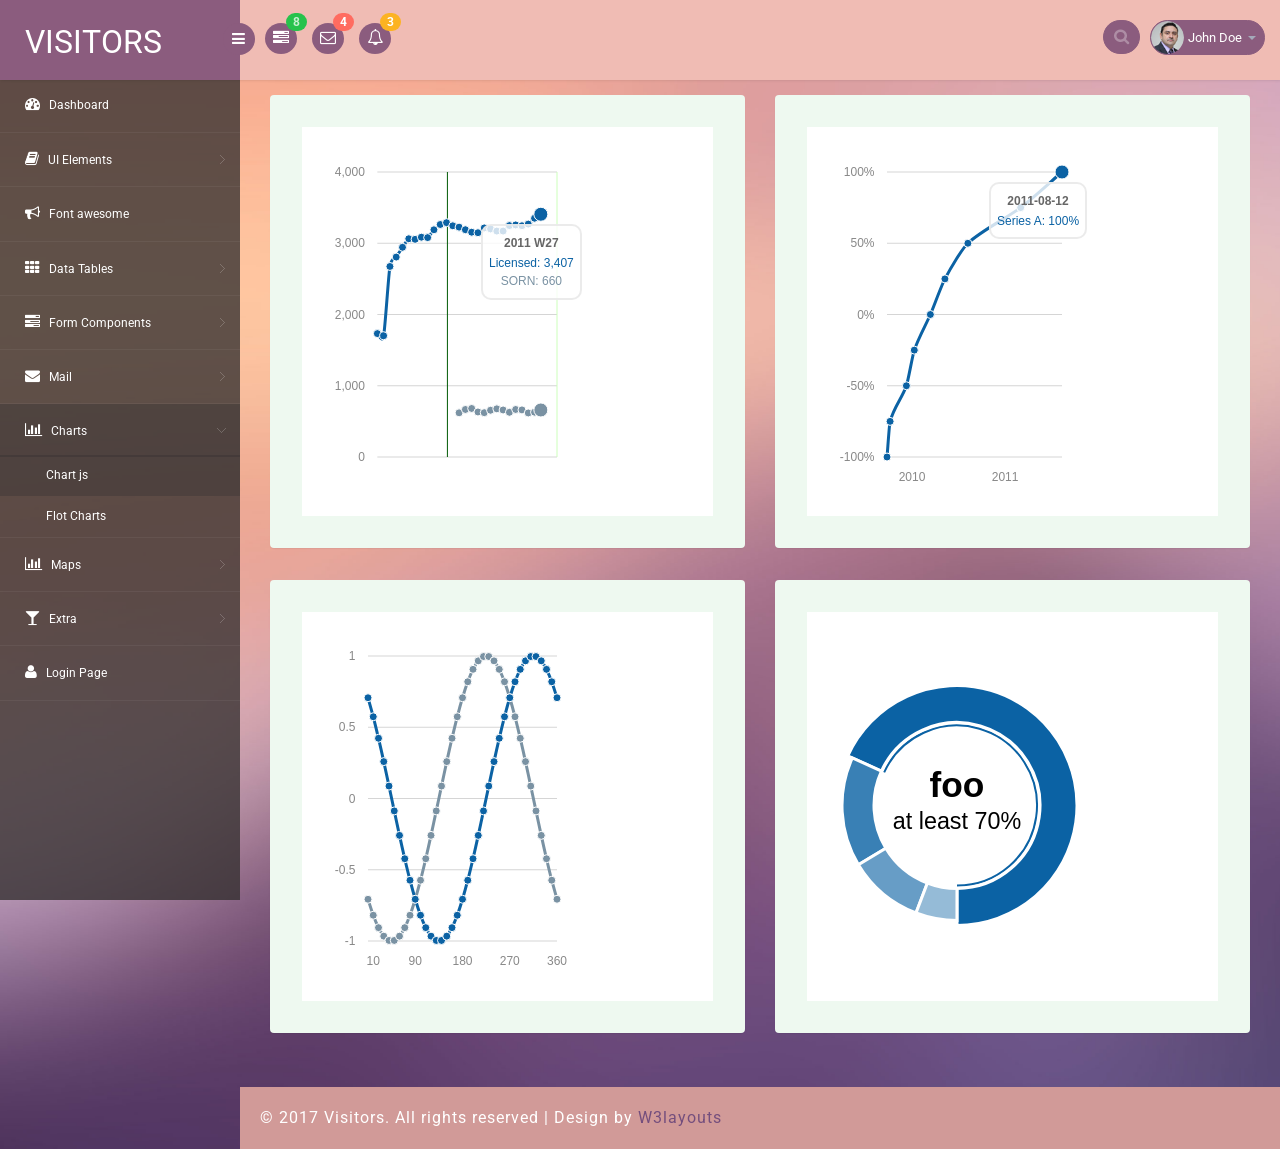
<file: public/admin_web/chartjs.html>
<!--A Design by W3layouts
Author: W3layout
Author URL: http://w3layouts.com
License: Creative Commons Attribution 3.0 Unported
License URL: http://creativecommons.org/licenses/by/3.0/
-->
<!DOCTYPE html>
<head>
<title>Visitors an Admin Panel Category Bootstrap Responsive Website Template | Chartjs :: w3layouts</title>
<meta name="viewport" content="width=device-width, initial-scale=1">
<meta http-equiv="Content-Type" content="text/html; charset=utf-8" />
<meta name="keywords" content="Visitors Responsive web template, Bootstrap Web Templates, Flat Web Templates, Android Compatible web template, 
Smartphone Compatible web template, free webdesigns for Nokia, Samsung, LG, SonyEricsson, Motorola web design" />
<script type="application/x-javascript"> addEventListener("load", function() { setTimeout(hideURLbar, 0); }, false); function hideURLbar(){ window.scrollTo(0,1); } </script>
<!-- bootstrap-css -->
<link rel="stylesheet" href="css/bootstrap.min.css" >
<!-- //bootstrap-css -->
<!-- Custom CSS -->
<link href="css/style.css" rel='stylesheet' type='text/css' />
<link href="css/style-responsive.css" rel="stylesheet"/>
<link rel="stylesheet" href="css/morris.css">
<!-- font CSS -->
<link href='//fonts.googleapis.com/css?family=Roboto:400,100,100italic,300,300italic,400italic,500,500italic,700,700italic,900,900italic' rel='stylesheet' type='text/css'>
<!-- font-awesome icons -->
<link rel="stylesheet" href="css/font.css" type="text/css"/>
<link href="css/font-awesome.css" rel="stylesheet"> 
<!-- //font-awesome icons -->
<script src="js/jquery2.0.3.min.js"></script>
<!-- charts -->
<script src="js/raphael-min.js"></script>
<script src="js/morris.js"></script>
<!-- //charts -->
</head>
<body>
<section id="container">
<!--header start-->
<header class="header fixed-top clearfix">
<!--logo start-->
<div class="brand">

    <a href="index.html" class="logo">
        VISITORS
    </a>
    <div class="sidebar-toggle-box">
        <div class="fa fa-bars"></div>
    </div>
</div>
<!--logo end-->

<div class="nav notify-row" id="top_menu">
    <!--  notification start -->
    <ul class="nav top-menu">
        <!-- settings start -->
        <li class="dropdown">
            <a data-toggle="dropdown" class="dropdown-toggle" href="#">
                <i class="fa fa-tasks"></i>
                <span class="badge bg-success">8</span>
            </a>
            <ul class="dropdown-menu extended tasks-bar">
                <li>
                    <p class="">You have 8 pending tasks</p>
                </li>
                <li>
                    <a href="#">
                        <div class="task-info clearfix">
                            <div class="desc pull-left">
                                <h5>Target Sell</h5>
                                <p>25% , Deadline  12 June’13</p>
                            </div>
                                    <span class="notification-pie-chart pull-right" data-percent="45">
                            <span class="percent"></span>
                            </span>
                        </div>
                    </a>
                </li>
                <li>
                    <a href="#">
                        <div class="task-info clearfix">
                            <div class="desc pull-left">
                                <h5>Product Delivery</h5>
                                <p>45% , Deadline  12 June’13</p>
                            </div>
                                    <span class="notification-pie-chart pull-right" data-percent="78">
                            <span class="percent"></span>
                            </span>
                        </div>
                    </a>
                </li>
                <li>
                    <a href="#">
                        <div class="task-info clearfix">
                            <div class="desc pull-left">
                                <h5>Payment collection</h5>
                                <p>87% , Deadline  12 June’13</p>
                            </div>
                                    <span class="notification-pie-chart pull-right" data-percent="60">
                            <span class="percent"></span>
                            </span>
                        </div>
                    </a>
                </li>
                <li>
                    <a href="#">
                        <div class="task-info clearfix">
                            <div class="desc pull-left">
                                <h5>Target Sell</h5>
                                <p>33% , Deadline  12 June’13</p>
                            </div>
                                    <span class="notification-pie-chart pull-right" data-percent="90">
                            <span class="percent"></span>
                            </span>
                        </div>
                    </a>
                </li>

                <li class="external">
                    <a href="#">See All Tasks</a>
                </li>
            </ul>
        </li>
        <!-- settings end -->
        <!-- inbox dropdown start-->
        <li id="header_inbox_bar" class="dropdown">
            <a data-toggle="dropdown" class="dropdown-toggle" href="#">
                <i class="fa fa-envelope-o"></i>
                <span class="badge bg-important">4</span>
            </a>
            <ul class="dropdown-menu extended inbox">
                <li>
                    <p class="red">You have 4 Mails</p>
                </li>
                <li>
                    <a href="#">
                        <span class="photo"><img alt="avatar" src="images/3.png"></span>
                                <span class="subject">
                                <span class="from">Jonathan Smith</span>
                                <span class="time">Just now</span>
                                </span>
                                <span class="message">
                                    Hello, this is an example msg.
                                </span>
                    </a>
                </li>
                <li>
                    <a href="#">
                        <span class="photo"><img alt="avatar" src="images/1.png"></span>
                                <span class="subject">
                                <span class="from">Jane Doe</span>
                                <span class="time">2 min ago</span>
                                </span>
                                <span class="message">
                                    Nice admin template
                                </span>
                    </a>
                </li>
                <li>
                    <a href="#">
                        <span class="photo"><img alt="avatar" src="images/3.png"></span>
                                <span class="subject">
                                <span class="from">Tasi sam</span>
                                <span class="time">2 days ago</span>
                                </span>
                                <span class="message">
                                    This is an example msg.
                                </span>
                    </a>
                </li>
                <li>
                    <a href="#">
                        <span class="photo"><img alt="avatar" src="images/2.png"></span>
                                <span class="subject">
                                <span class="from">Mr. Perfect</span>
                                <span class="time">2 hour ago</span>
                                </span>
                                <span class="message">
                                    Hi there, its a test
                                </span>
                    </a>
                </li>
                <li>
                    <a href="#">See all messages</a>
                </li>
            </ul>
        </li>
        <!-- inbox dropdown end -->
        <!-- notification dropdown start-->
        <li id="header_notification_bar" class="dropdown">
            <a data-toggle="dropdown" class="dropdown-toggle" href="#">

                <i class="fa fa-bell-o"></i>
                <span class="badge bg-warning">3</span>
            </a>
            <ul class="dropdown-menu extended notification">
                <li>
                    <p>Notifications</p>
                </li>
                <li>
                    <div class="alert alert-info clearfix">
                        <span class="alert-icon"><i class="fa fa-bolt"></i></span>
                        <div class="noti-info">
                            <a href="#"> Server #1 overloaded.</a>
                        </div>
                    </div>
                </li>
                <li>
                    <div class="alert alert-danger clearfix">
                        <span class="alert-icon"><i class="fa fa-bolt"></i></span>
                        <div class="noti-info">
                            <a href="#"> Server #2 overloaded.</a>
                        </div>
                    </div>
                </li>
                <li>
                    <div class="alert alert-success clearfix">
                        <span class="alert-icon"><i class="fa fa-bolt"></i></span>
                        <div class="noti-info">
                            <a href="#"> Server #3 overloaded.</a>
                        </div>
                    </div>
                </li>

            </ul>
        </li>
        <!-- notification dropdown end -->
    </ul>
    <!--  notification end -->
</div>
<div class="top-nav clearfix">
    <!--search & user info start-->
    <ul class="nav pull-right top-menu">
        <li>
            <input type="text" class="form-control search" placeholder=" Search">
        </li>
        <!-- user login dropdown start-->
        <li class="dropdown">
            <a data-toggle="dropdown" class="dropdown-toggle" href="#">
                <img alt="" src="images/2.png">
                <span class="username">John Doe</span>
                <b class="caret"></b>
            </a>
            <ul class="dropdown-menu extended logout">
                <li><a href="#"><i class=" fa fa-suitcase"></i>Profile</a></li>
                <li><a href="#"><i class="fa fa-cog"></i> Settings</a></li>
                <li><a href="login.html"><i class="fa fa-key"></i> Log Out</a></li>
            </ul>
        </li>
        <!-- user login dropdown end -->
       
    </ul>
    <!--search & user info end-->
</div>
</header>
<!--header end-->
<!--sidebar start-->
<aside>
    <div id="sidebar" class="nav-collapse">
        <!-- sidebar menu start-->
        <div class="leftside-navigation">
            <ul class="sidebar-menu" id="nav-accordion">
                <li>
                    <a href="index.html">
                        <i class="fa fa-dashboard"></i>
                        <span>Dashboard</span>
                    </a>
                </li>
                
                <li class="sub-menu">
                    <a href="javascript:;">
                        <i class="fa fa-book"></i>
                        <span>UI Elements</span>
                    </a>
                    <ul class="sub">
						<li><a href="typography.html">Typography</a></li>
						<li><a href="glyphicon.html">glyphicon</a></li>
                        <li><a href="grids.html">Grids</a></li>
                    </ul>
                </li>
                <li>
                    <a href="fontawesome.html">
                        <i class="fa fa-bullhorn"></i>
                        <span>Font awesome </span>
                    </a>
                </li>
                <li class="sub-menu">
                    <a href="javascript:;">
                        <i class="fa fa-th"></i>
                        <span>Data Tables</span>
                    </a>
                    <ul class="sub">
                        <li><a href="basic_table.html">Basic Table</a></li>
                        <li><a href="responsive_table.html">Responsive Table</a></li>
                    </ul>
                </li>
                <li class="sub-menu">
                    <a href="javascript:;">
                        <i class="fa fa-tasks"></i>
                        <span>Form Components</span>
                    </a>
                    <ul class="sub">
                        <li><a href="form_component.html">Form Elements</a></li>
                        <li><a href="form_validation.html">Form Validation</a></li>
						<li><a href="dropzone.html">Dropzone</a></li>
                    </ul>
                </li>
                <li class="sub-menu">
                    <a href="javascript:;">
                        <i class="fa fa-envelope"></i>
                        <span>Mail </span>
                    </a>
                    <ul class="sub">
                        <li><a href="mail.html">Inbox</a></li>
                        <li><a href="mail_compose.html">Compose Mail</a></li>
                    </ul>
                </li>
                <li class="sub-menu">
                    <a class="active" href="javascript:;">
                        <i class=" fa fa-bar-chart-o"></i>
                        <span>Charts</span>
                    </a>
                    <ul class="sub">
                        <li><a class="active" href="chartjs.html">Chart js</a></li>
                        <li><a href="flot_chart.html">Flot Charts</a></li>
                    </ul>
                </li>
                <li class="sub-menu">
                    <a href="javascript:;">
                        <i class=" fa fa-bar-chart-o"></i>
                        <span>Maps</span>
                    </a>
                    <ul class="sub">
                        <li><a href="google_map.html">Google Map</a></li>
                        <li><a href="vector_map.html">Vector Map</a></li>
                    </ul>
                </li>
                <li class="sub-menu">
                    <a href="javascript:;">
                        <i class="fa fa-glass"></i>
                        <span>Extra</span>
                    </a>
                    <ul class="sub">
                        <li><a href="gallery.html">Gallery</a></li>
						<li><a href="404.html">404 Error</a></li>
                        <li><a href="registration.html">Registration</a></li>
                    </ul>
                </li>
                <li>
                    <a href="login.html">
                        <i class="fa fa-user"></i>
                        <span>Login Page</span>
                    </a>
                </li>
            </ul>            </div>
        <!-- sidebar menu end-->
    </div>
</aside>
<!--sidebar end-->
<!--main content start-->
<section id="main-content">
	<section class="wrapper">
		<div class="chart_agile">
			<div class="col-md-6 chart_agile_left">
				<div class="chart_agile_top">
					<div class="chart_agile_bottom">
						<div id="graph10"></div>
							<script>
							var week_data = [
							  {"period": "2011 W27", "licensed": 3407, "sorned": 660},
							  {"period": "2011 W26", "licensed": 3351, "sorned": 629},
							  {"period": "2011 W25", "licensed": 3269, "sorned": 618},
							  {"period": "2011 W24", "licensed": 3246, "sorned": 661},
							  {"period": "2011 W23", "licensed": 3257, "sorned": 667},
							  {"period": "2011 W22", "licensed": 3248, "sorned": 627},
							  {"period": "2011 W21", "licensed": 3171, "sorned": 660},
							  {"period": "2011 W20", "licensed": 3171, "sorned": 676},
							  {"period": "2011 W19", "licensed": 3201, "sorned": 656},
							  {"period": "2011 W18", "licensed": 3215, "sorned": 622},
							  {"period": "2011 W17", "licensed": 3148, "sorned": 632},
							  {"period": "2011 W16", "licensed": 3155, "sorned": 681},
							  {"period": "2011 W15", "licensed": 3190, "sorned": 667},
							  {"period": "2011 W14", "licensed": 3226, "sorned": 620},
							  {"period": "2011 W13", "licensed": 3245, "sorned": null},
							  {"period": "2011 W12", "licensed": 3289, "sorned": null},
							  {"period": "2011 W11", "licensed": 3263, "sorned": null},
							  {"period": "2011 W10", "licensed": 3189, "sorned": null},
							  {"period": "2011 W09", "licensed": 3079, "sorned": null},
							  {"period": "2011 W08", "licensed": 3085, "sorned": null},
							  {"period": "2011 W07", "licensed": 3055, "sorned": null},
							  {"period": "2011 W06", "licensed": 3063, "sorned": null},
							  {"period": "2011 W05", "licensed": 2943, "sorned": null},
							  {"period": "2011 W04", "licensed": 2806, "sorned": null},
							  {"period": "2011 W03", "licensed": 2674, "sorned": null},
							  {"period": "2011 W02", "licensed": 1702, "sorned": null},
							  {"period": "2011 W01", "licensed": 1732, "sorned": null}
							];
							Morris.Line({
							  element: 'graph10',
							  data: week_data,
							  xkey: 'period',
							  ykeys: ['licensed', 'sorned'],
							  labels: ['Licensed', 'SORN'],
							  events: [
								'2011-04',
								'2011-08'
							  ]
							});
							</script>

					</div>
				</div>
			</div>
			<div class="col-md-6 chart_agile_right">
				<div class="chart_agile_top">
					<div class="chart_agile_bottom">
						<div id="graph11"></div>
							<script>
							var neg_data = [
							  {"period": "2011-08-12", "a": 100},
							  {"period": "2011-03-03", "a": 75},
							  {"period": "2010-08-08", "a": 50},
							  {"period": "2010-05-10", "a": 25},
							  {"period": "2010-03-14", "a": 0},
							  {"period": "2010-01-10", "a": -25},
							  {"period": "2009-12-10", "a": -50},
							  {"period": "2009-10-07", "a": -75},
							  {"period": "2009-09-25", "a": -100}
							];
							Morris.Line({
							  element: 'graph11',
							  data: neg_data,
							  xkey: 'period',
							  ykeys: ['a'],
							  labels: ['Series A'],
							  units: '%'
							});
							</script>

					</div>
				</div>
			</div>
			<div class="col-md-6 chart_agile_left">
				<div class="chart_agile_top">
					<div class="chart_agile_bottom">
						<div id="graph1"></div>
						<script>
						var nReloads = 0;
						function data(offset) {
						  var ret = [];
						  for (var x = 0; x <= 360; x += 10) {
							var v = (offset + x) % 360;
							ret.push({
							  x: x,
							  y: Math.sin(Math.PI * v / 180).toFixed(4),
							  z: Math.cos(Math.PI * v / 180).toFixed(4)
							});
						  }
						  return ret;
						}
						var graph = Morris.Line({
							element: 'graph1',
							data: data(0),
							xkey: 'x',
							ykeys: ['y', 'z'],
							labels: ['sin()', 'cos()'],
							parseTime: false,
							ymin: -1.0,
							ymax: 1.0,
							hideHover: true
						});
						function update() {
						  nReloads++;
						  graph.setData(data(5 * nReloads));
						  $('#reloadStatus').text(nReloads + ' reloads');
						}
						setInterval(update, 100);
						</script>

					</div>
				</div>
			</div>
			<div class="col-md-6 chart_agile_right">
				<div class="chart_agile_top">
					<div class="chart_agile_bottom">
						<div id="graph4"></div>
						<script>
							Morris.Donut({
							  element: 'graph4',
							  data: [
								{value: 70, label: 'foo', formatted: 'at least 70%' },
								{value: 15, label: 'bar', formatted: 'approx. 15%' },
								{value: 10, label: 'baz', formatted: 'approx. 10%' },
								{value: 5, label: 'A really really long label', formatted: 'at most 5%' }
							  ],
							  formatter: function (x, data) { return data.formatted; }
							});
						</script>

					</div>
				</div>
			</div>
						<div class="clearfix"></div>
		</div>
</section>
 <!-- footer -->
		  <div class="footer">
			<div class="wthree-copyright">
			  <p>© 2017 Visitors. All rights reserved | Design by <a href="http://w3layouts.com">W3layouts</a></p>
			</div>
		  </div>
  <!-- / footer -->
</section>

<!--main content end-->
</section>
<script src="js/bootstrap.js"></script>
<script src="js/jquery.dcjqaccordion.2.7.js"></script>
<script src="js/scripts.js"></script>
<script src="js/jquery.slimscroll.js"></script>
<script src="js/jquery.nicescroll.js"></script>
<!--[if lte IE 8]><script language="javascript" type="text/javascript" src="js/flot-chart/excanvas.min.js"></script><![endif]-->
<script src="js/jquery.scrollTo.js"></script>
</body>
</html>
</file>
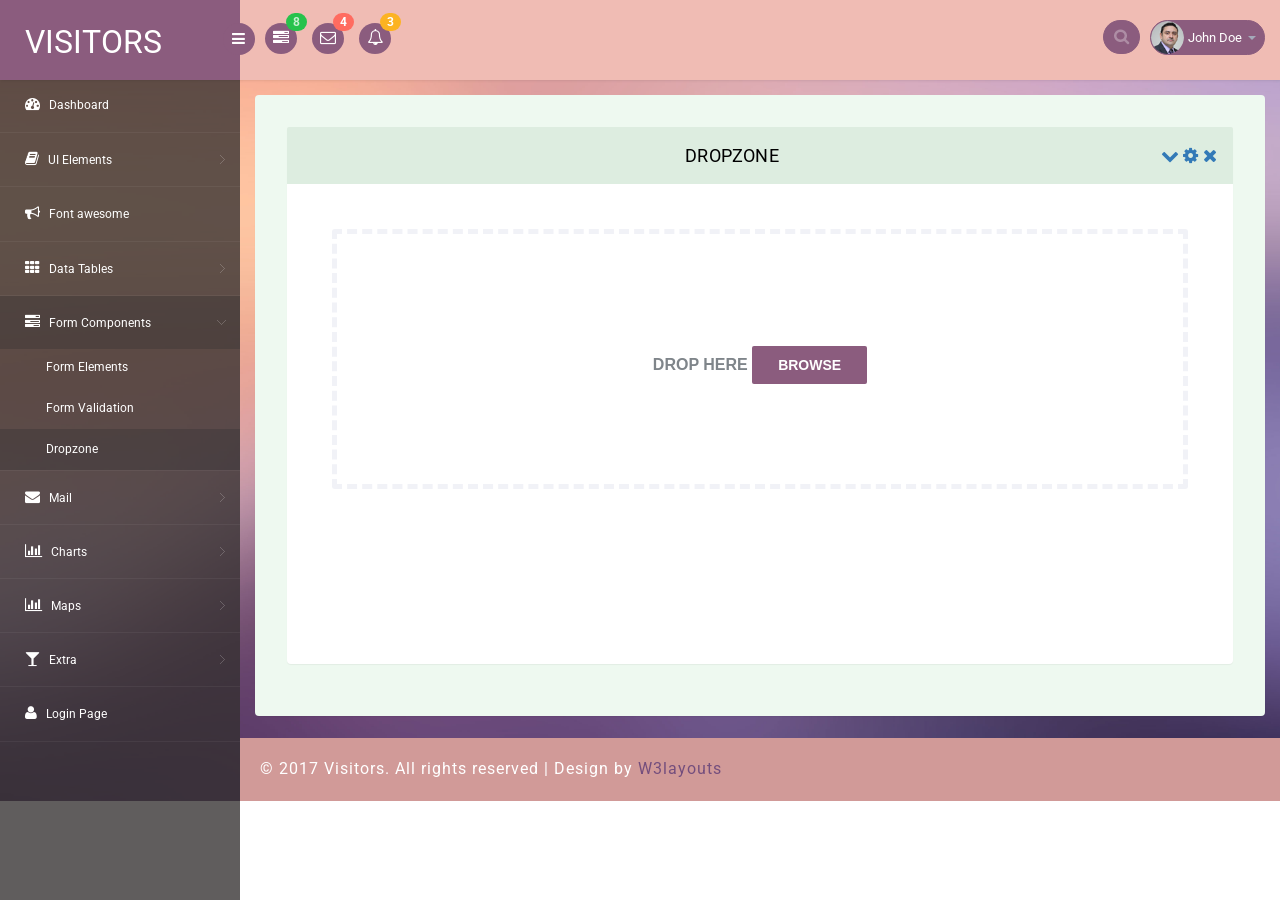
<file: public/admin_web/dropzone.html>
<!--A Design by W3layouts
Author: W3layout
Author URL: http://w3layouts.com
License: Creative Commons Attribution 3.0 Unported
License URL: http://creativecommons.org/licenses/by/3.0/
-->
<!DOCTYPE html>
<head>
<title>Visitors an Admin Panel Category Bootstrap Responsive Website Template | Dropzone :: w3layouts</title>
<meta name="viewport" content="width=device-width, initial-scale=1">
<meta http-equiv="Content-Type" content="text/html; charset=utf-8" />
<meta name="keywords" content="Visitors Responsive web template, Bootstrap Web Templates, Flat Web Templates, Android Compatible web template, 
Smartphone Compatible web template, free webdesigns for Nokia, Samsung, LG, SonyEricsson, Motorola web design" />
<script type="application/x-javascript"> addEventListener("load", function() { setTimeout(hideURLbar, 0); }, false); function hideURLbar(){ window.scrollTo(0,1); } </script>
<!-- bootstrap-css -->
<link rel="stylesheet" href="css/bootstrap.min.css" >
<!-- //bootstrap-css -->
<!-- Custom CSS -->
<link href="css/style.css" rel='stylesheet' type='text/css' />
<link href="css/style-responsive.css" rel="stylesheet"/>
<!-- font CSS -->
<link href='//fonts.googleapis.com/css?family=Roboto:400,100,100italic,300,300italic,400italic,500,500italic,700,700italic,900,900italic' rel='stylesheet' type='text/css'>
<!-- font-awesome icons -->
<link rel="stylesheet" href="css/font.css" type="text/css"/>
<link href="css/font-awesome.css" rel="stylesheet"> 
<!-- //font-awesome icons -->
<script src="js/jquery2.0.3.min.js"></script>
</head>
<body>
<section id="container">
<!--header start-->
<header class="header fixed-top clearfix">
<!--logo start-->
<div class="brand">
    <a href="index.html" class="logo">
        VISITORS
    </a>
    <div class="sidebar-toggle-box">
        <div class="fa fa-bars"></div>
    </div>
</div>
<!--logo end-->
<div class="nav notify-row" id="top_menu">
    <!--  notification start -->
    <ul class="nav top-menu">
        <!-- settings start -->
        <li class="dropdown">
            <a data-toggle="dropdown" class="dropdown-toggle" href="#">
                <i class="fa fa-tasks"></i>
                <span class="badge bg-success">8</span>
            </a>
            <ul class="dropdown-menu extended tasks-bar">
                <li>
                    <p class="">You have 8 pending tasks</p>
                </li>
                <li>
                    <a href="#">
                        <div class="task-info clearfix">
                            <div class="desc pull-left">
                                <h5>Target Sell</h5>
                                <p>25% , Deadline  12 June’13</p>
                            </div>
                                    <span class="notification-pie-chart pull-right" data-percent="45">
                            <span class="percent"></span>
                            </span>
                        </div>
                    </a>
                </li>
                <li>
                    <a href="#">
                        <div class="task-info clearfix">
                            <div class="desc pull-left">
                                <h5>Product Delivery</h5>
                                <p>45% , Deadline  12 June’13</p>
                            </div>
                                    <span class="notification-pie-chart pull-right" data-percent="78">
                            <span class="percent"></span>
                            </span>
                        </div>
                    </a>
                </li>
                <li>
                    <a href="#">
                        <div class="task-info clearfix">
                            <div class="desc pull-left">
                                <h5>Payment collection</h5>
                                <p>87% , Deadline  12 June’13</p>
                            </div>
                                    <span class="notification-pie-chart pull-right" data-percent="60">
                            <span class="percent"></span>
                            </span>
                        </div>
                    </a>
                </li>
                <li>
                    <a href="#">
                        <div class="task-info clearfix">
                            <div class="desc pull-left">
                                <h5>Target Sell</h5>
                                <p>33% , Deadline  12 June’13</p>
                            </div>
                                    <span class="notification-pie-chart pull-right" data-percent="90">
                            <span class="percent"></span>
                            </span>
                        </div>
                    </a>
                </li>

                <li class="external">
                    <a href="#">See All Tasks</a>
                </li>
            </ul>
        </li>
        <!-- settings end -->
        <!-- inbox dropdown start-->
        <li id="header_inbox_bar" class="dropdown">
            <a data-toggle="dropdown" class="dropdown-toggle" href="#">
                <i class="fa fa-envelope-o"></i>
                <span class="badge bg-important">4</span>
            </a>
            <ul class="dropdown-menu extended inbox">
                <li>
                    <p class="red">You have 4 Mails</p>
                </li>
                <li>
                    <a href="#">
                        <span class="photo"><img alt="avatar" src="images/3.png"></span>
                                <span class="subject">
                                <span class="from">Jonathan Smith</span>
                                <span class="time">Just now</span>
                                </span>
                                <span class="message">
                                    Hello, this is an example msg.
                                </span>
                    </a>
                </li>
                <li>
                    <a href="#">
                        <span class="photo"><img alt="avatar" src="images/1.png"></span>
                                <span class="subject">
                                <span class="from">Jane Doe</span>
                                <span class="time">2 min ago</span>
                                </span>
                                <span class="message">
                                    Nice admin template
                                </span>
                    </a>
                </li>
                <li>
                    <a href="#">
                        <span class="photo"><img alt="avatar" src="images/3.png"></span>
                                <span class="subject">
                                <span class="from">Tasi sam</span>
                                <span class="time">2 days ago</span>
                                </span>
                                <span class="message">
                                    This is an example msg.
                                </span>
                    </a>
                </li>
                <li>
                    <a href="#">
                        <span class="photo"><img alt="avatar" src="images/2.png"></span>
                                <span class="subject">
                                <span class="from">Mr. Perfect</span>
                                <span class="time">2 hour ago</span>
                                </span>
                                <span class="message">
                                    Hi there, its a test
                                </span>
                    </a>
                </li>
                <li>
                    <a href="#">See all messages</a>
                </li>
            </ul>
        </li>
        <!-- inbox dropdown end -->
        <!-- notification dropdown start-->
        <li id="header_notification_bar" class="dropdown">
            <a data-toggle="dropdown" class="dropdown-toggle" href="#">

                <i class="fa fa-bell-o"></i>
                <span class="badge bg-warning">3</span>
            </a>
            <ul class="dropdown-menu extended notification">
                <li>
                    <p>Notifications</p>
                </li>
                <li>
                    <div class="alert alert-info clearfix">
                        <span class="alert-icon"><i class="fa fa-bolt"></i></span>
                        <div class="noti-info">
                            <a href="#"> Server #1 overloaded.</a>
                        </div>
                    </div>
                </li>
                <li>
                    <div class="alert alert-danger clearfix">
                        <span class="alert-icon"><i class="fa fa-bolt"></i></span>
                        <div class="noti-info">
                            <a href="#"> Server #2 overloaded.</a>
                        </div>
                    </div>
                </li>
                <li>
                    <div class="alert alert-success clearfix">
                        <span class="alert-icon"><i class="fa fa-bolt"></i></span>
                        <div class="noti-info">
                            <a href="#"> Server #3 overloaded.</a>
                        </div>
                    </div>
                </li>

            </ul>
        </li>
        <!-- notification dropdown end -->
    </ul>
    <!--  notification end -->
</div>
<div class="top-nav clearfix">
    <!--search & user info start-->
    <ul class="nav pull-right top-menu">
        <li>
            <input type="text" class="form-control search" placeholder=" Search">
        </li>
        <!-- user login dropdown start-->
        <li class="dropdown">
            <a data-toggle="dropdown" class="dropdown-toggle" href="#">
                <img alt="" src="images/2.png">
                <span class="username">John Doe</span>
                <b class="caret"></b>
            </a>
            <ul class="dropdown-menu extended logout">
                <li><a href="#"><i class=" fa fa-suitcase"></i>Profile</a></li>
                <li><a href="#"><i class="fa fa-cog"></i> Settings</a></li>
                <li><a href="login.html"><i class="fa fa-key"></i> Log Out</a></li>
            </ul>
        </li>
        <!-- user login dropdown end -->
       
    </ul>
    <!--search & user info end-->
</div>
</header>
<!--header end-->
<!--sidebar start-->
<aside>
    <div id="sidebar" class="nav-collapse">
        <!-- sidebar menu start-->
        <div class="leftside-navigation">
            <ul class="sidebar-menu" id="nav-accordion">
                <li>
                    <a href="index.html">
                        <i class="fa fa-dashboard"></i>
                        <span>Dashboard</span>
                    </a>
                </li>
                
                <li class="sub-menu">
                    <a href="javascript:;">
                        <i class="fa fa-book"></i>
                        <span>UI Elements</span>
                    </a>
                    <ul class="sub">
						<li><a href="typography.html">Typography</a></li>
						<li><a href="glyphicon.html">glyphicon</a></li>
                        <li><a href="grids.html">Grids</a></li>
                    </ul>
                </li>
                <li>
                    <a href="fontawesome.html">
                        <i class="fa fa-bullhorn"></i>
                        <span>Font awesome </span>
                    </a>
                </li>
                <li class="sub-menu">
                    <a href="javascript:;">
                        <i class="fa fa-th"></i>
                        <span>Data Tables</span>
                    </a>
                    <ul class="sub">
                        <li><a href="basic_table.html">Basic Table</a></li>
                        <li><a href="responsive_table.html">Responsive Table</a></li>
                    </ul>
                </li>
                <li class="sub-menu">
                    <a class="active" href="javascript:;">
                        <i class="fa fa-tasks"></i>
                        <span>Form Components</span>
                    </a>
                    <ul class="sub">
                        <li><a href="form_component.html">Form Elements</a></li>
                        <li><a href="form_validation.html">Form Validation</a></li>
						<li><a class="active" href="dropzone.html">Dropzone</a></li>
                    </ul>
                </li>
                <li class="sub-menu">
                    <a href="javascript:;">
                        <i class="fa fa-envelope"></i>
                        <span>Mail </span>
                    </a>
                    <ul class="sub">
                        <li><a href="mail.html">Inbox</a></li>
                        <li><a href="mail_compose.html">Compose Mail</a></li>
                    </ul>
                </li>
                <li class="sub-menu">
                    <a href="javascript:;">
                        <i class=" fa fa-bar-chart-o"></i>
                        <span>Charts</span>
                    </a>
                    <ul class="sub">
                        <li><a href="chartjs.html">Chart js</a></li>
                        <li><a href="flot_chart.html">Flot Charts</a></li>
                    </ul>
                </li>
                <li class="sub-menu">
                    <a href="javascript:;">
                        <i class=" fa fa-bar-chart-o"></i>
                        <span>Maps</span>
                    </a>
                    <ul class="sub">
                        <li><a href="google_map.html">Google Map</a></li>
                        <li><a href="vector_map.html">Vector Map</a></li>
                    </ul>
                </li>
                <li class="sub-menu">
                    <a href="javascript:;">
                        <i class="fa fa-glass"></i>
                        <span>Extra</span>
                    </a>
                    <ul class="sub">
                        <li><a href="gallery.html">Gallery</a></li>
						<li><a href="404.html">404 Error</a></li>
                        <li><a href="registration.html">Registration</a></li>
                    </ul>
                </li>
                <li>
                    <a href="login.html">
                        <i class="fa fa-user"></i>
                        <span>Login Page</span>
                    </a>
                </li>
            </ul>            </div>
        <!-- sidebar menu end-->
    </div>
</aside>
<!--sidebar end-->
<!--main content start-->
<section id="main-content">
	<section class="wrapper">
		<div class="form-w3layouts">
        <!-- page start-->

        <div class="row">
            <div class="col-sm-12">
                <section class="panel">
                    <header class="panel-heading">
                        Dropzone
                        <span class="tools pull-right">
                            <a href="javascript:;" class="fa fa-chevron-down"></a>
                            <a href="javascript:;" class="fa fa-cog"></a>
                            <a href="javascript:;" class="fa fa-times"></a>
                         </span>
                    </header>
                    <div class="panel-body">
                        <form id="upload" method="post" action="upload.php" enctype="multipart/form-data">
                            <div id="drop">
                                Drop Here

                                <a>Browse</a>
                                <input type="file" name="upl" multiple="">
                            </div>

                            <ul>
                                <!-- The file uploads will be shown here -->
                            </ul>

                        </form>
                    </div>
                </section>
            </div>
        </div>
        <!-- page end-->
        </div>
</section>
 <!-- footer -->
		  <div class="footer">
			<div class="wthree-copyright">
			  <p>© 2017 Visitors. All rights reserved | Design by <a href="http://w3layouts.com">W3layouts</a></p>
			</div>
		  </div>
  <!-- / footer -->
</section>

<!--main content end-->
</section>
<script src="js/bootstrap.js"></script>
<script src="js/jquery.dcjqaccordion.2.7.js"></script>
<script src="js/scripts.js"></script>
<script src="js/jquery.slimscroll.js"></script>
<script src="js/jquery.nicescroll.js"></script>
<!--[if lte IE 8]><script language="javascript" type="text/javascript" src="js/flot-chart/excanvas.min.js"></script><![endif]-->
<script src="js/jquery.fileupload.js"></script>
<script src="js/script.js"></script>
<script src="js/jquery.scrollTo.js"></script>
</body>
</html>
</file>
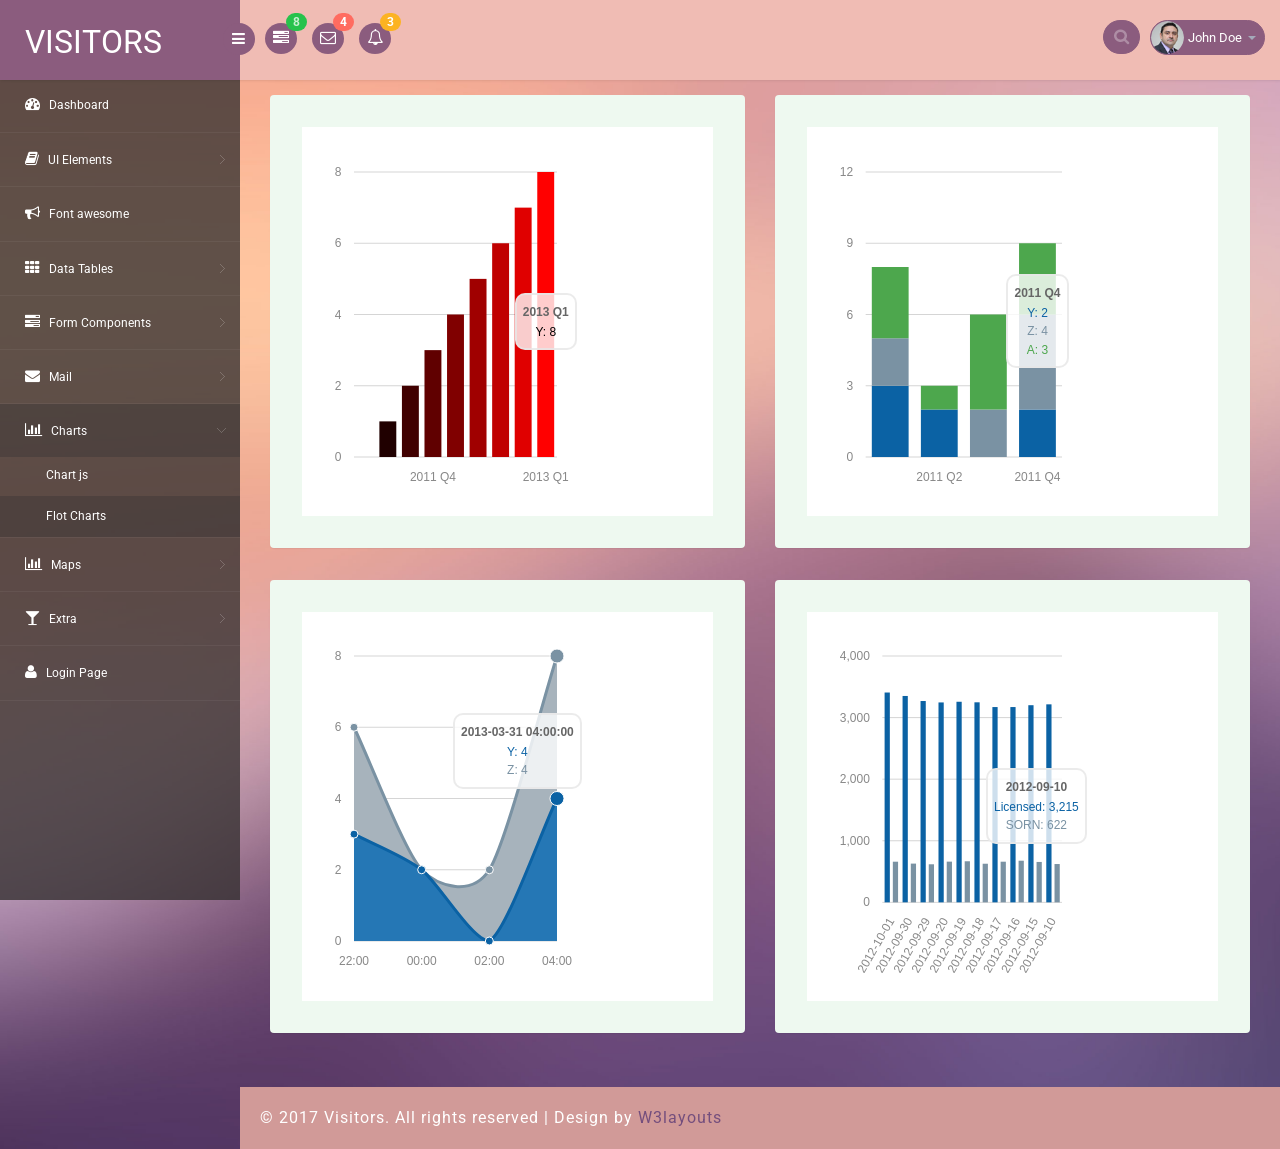
<file: public/admin_web/flot_chart.html>
<!--A Design by W3layouts
Author: W3layout
Author URL: http://w3layouts.com
License: Creative Commons Attribution 3.0 Unported
License URL: http://creativecommons.org/licenses/by/3.0/
-->
<!DOCTYPE html>
<head>
<title>Visitors an Admin Panel Category Bootstrap Responsive Website Template | Flot_chart :: w3layouts</title>
<meta name="viewport" content="width=device-width, initial-scale=1">
<meta http-equiv="Content-Type" content="text/html; charset=utf-8" />
<meta name="keywords" content="Visitors Responsive web template, Bootstrap Web Templates, Flat Web Templates, Android Compatible web template, 
Smartphone Compatible web template, free webdesigns for Nokia, Samsung, LG, SonyEricsson, Motorola web design" />
<script type="application/x-javascript"> addEventListener("load", function() { setTimeout(hideURLbar, 0); }, false); function hideURLbar(){ window.scrollTo(0,1); } </script>
<!-- bootstrap-css -->
<link rel="stylesheet" href="css/bootstrap.min.css" >
<!-- //bootstrap-css -->
<!-- Custom CSS -->
<link href="css/style.css" rel='stylesheet' type='text/css' />
<link href="css/style-responsive.css" rel="stylesheet"/>
<!-- font CSS -->
<link href='//fonts.googleapis.com/css?family=Roboto:400,100,100italic,300,300italic,400italic,500,500italic,700,700italic,900,900italic' rel='stylesheet' type='text/css'>
<!-- font-awesome icons -->
<link rel="stylesheet" href="css/font.css" type="text/css"/>
<link href="css/font-awesome.css" rel="stylesheet"> 
<!-- //font-awesome icons -->
<script src="js/jquery2.0.3.min.js"></script>
<!-- charts -->
<script src="js/raphael-min.js"></script>
<script src="js/morris.js"></script>
<link rel="stylesheet" href="css/morris.css">
<!-- //charts -->

</head>
<body>
<section id="container">
<!--header start-->
<header class="header fixed-top clearfix">
<!--logo start-->
<div class="brand">
    <a href="index.html" class="logo">
        VISITORS
    </a>
    <div class="sidebar-toggle-box">
        <div class="fa fa-bars"></div>
    </div>
</div>
<!--logo end-->

<div class="nav notify-row" id="top_menu">
    <!--  notification start -->
    <ul class="nav top-menu">
        <!-- settings start -->
        <li class="dropdown">
            <a data-toggle="dropdown" class="dropdown-toggle" href="#">
                <i class="fa fa-tasks"></i>
                <span class="badge bg-success">8</span>
            </a>
            <ul class="dropdown-menu extended tasks-bar">
                <li>
                    <p class="">You have 8 pending tasks</p>
                </li>
                <li>
                    <a href="#">
                        <div class="task-info clearfix">
                            <div class="desc pull-left">
                                <h5>Target Sell</h5>
                                <p>25% , Deadline  12 June’13</p>
                            </div>
                                    <span class="notification-pie-chart pull-right" data-percent="45">
                            <span class="percent"></span>
                            </span>
                        </div>
                    </a>
                </li>
                <li>
                    <a href="#">
                        <div class="task-info clearfix">
                            <div class="desc pull-left">
                                <h5>Product Delivery</h5>
                                <p>45% , Deadline  12 June’13</p>
                            </div>
                                    <span class="notification-pie-chart pull-right" data-percent="78">
                            <span class="percent"></span>
                            </span>
                        </div>
                    </a>
                </li>
                <li>
                    <a href="#">
                        <div class="task-info clearfix">
                            <div class="desc pull-left">
                                <h5>Payment collection</h5>
                                <p>87% , Deadline  12 June’13</p>
                            </div>
                                    <span class="notification-pie-chart pull-right" data-percent="60">
                            <span class="percent"></span>
                            </span>
                        </div>
                    </a>
                </li>
                <li>
                    <a href="#">
                        <div class="task-info clearfix">
                            <div class="desc pull-left">
                                <h5>Target Sell</h5>
                                <p>33% , Deadline  12 June’13</p>
                            </div>
                                    <span class="notification-pie-chart pull-right" data-percent="90">
                            <span class="percent"></span>
                            </span>
                        </div>
                    </a>
                </li>

                <li class="external">
                    <a href="#">See All Tasks</a>
                </li>
            </ul>
        </li>
        <!-- settings end -->
        <!-- inbox dropdown start-->
        <li id="header_inbox_bar" class="dropdown">
            <a data-toggle="dropdown" class="dropdown-toggle" href="#">
                <i class="fa fa-envelope-o"></i>
                <span class="badge bg-important">4</span>
            </a>
            <ul class="dropdown-menu extended inbox">
                <li>
                    <p class="red">You have 4 Mails</p>
                </li>
                <li>
                    <a href="#">
                        <span class="photo"><img alt="avatar" src="images/3.png"></span>
                                <span class="subject">
                                <span class="from">Jonathan Smith</span>
                                <span class="time">Just now</span>
                                </span>
                                <span class="message">
                                    Hello, this is an example msg.
                                </span>
                    </a>
                </li>
                <li>
                    <a href="#">
                        <span class="photo"><img alt="avatar" src="images/1.png"></span>
                                <span class="subject">
                                <span class="from">Jane Doe</span>
                                <span class="time">2 min ago</span>
                                </span>
                                <span class="message">
                                    Nice admin template
                                </span>
                    </a>
                </li>
                <li>
                    <a href="#">
                        <span class="photo"><img alt="avatar" src="images/3.png"></span>
                                <span class="subject">
                                <span class="from">Tasi sam</span>
                                <span class="time">2 days ago</span>
                                </span>
                                <span class="message">
                                    This is an example msg.
                                </span>
                    </a>
                </li>
                <li>
                    <a href="#">
                        <span class="photo"><img alt="avatar" src="images/2.png"></span>
                                <span class="subject">
                                <span class="from">Mr. Perfect</span>
                                <span class="time">2 hour ago</span>
                                </span>
                                <span class="message">
                                    Hi there, its a test
                                </span>
                    </a>
                </li>
                <li>
                    <a href="#">See all messages</a>
                </li>
            </ul>
        </li>
        <!-- inbox dropdown end -->
        <!-- notification dropdown start-->
        <li id="header_notification_bar" class="dropdown">
            <a data-toggle="dropdown" class="dropdown-toggle" href="#">

                <i class="fa fa-bell-o"></i>
                <span class="badge bg-warning">3</span>
            </a>
            <ul class="dropdown-menu extended notification">
                <li>
                    <p>Notifications</p>
                </li>
                <li>
                    <div class="alert alert-info clearfix">
                        <span class="alert-icon"><i class="fa fa-bolt"></i></span>
                        <div class="noti-info">
                            <a href="#"> Server #1 overloaded.</a>
                        </div>
                    </div>
                </li>
                <li>
                    <div class="alert alert-danger clearfix">
                        <span class="alert-icon"><i class="fa fa-bolt"></i></span>
                        <div class="noti-info">
                            <a href="#"> Server #2 overloaded.</a>
                        </div>
                    </div>
                </li>
                <li>
                    <div class="alert alert-success clearfix">
                        <span class="alert-icon"><i class="fa fa-bolt"></i></span>
                        <div class="noti-info">
                            <a href="#"> Server #3 overloaded.</a>
                        </div>
                    </div>
                </li>

            </ul>
        </li>
        <!-- notification dropdown end -->
    </ul>
    <!--  notification end -->
</div>
<div class="top-nav clearfix">
    <!--search & user info start-->
    <ul class="nav pull-right top-menu">
        <li>
            <input type="text" class="form-control search" placeholder=" Search">
        </li>
        <!-- user login dropdown start-->
        <li class="dropdown">
            <a data-toggle="dropdown" class="dropdown-toggle" href="#">
                <img alt="" src="images/2.png">
                <span class="username">John Doe</span>
                <b class="caret"></b>
            </a>
            <ul class="dropdown-menu extended logout">
                <li><a href="#"><i class=" fa fa-suitcase"></i>Profile</a></li>
                <li><a href="#"><i class="fa fa-cog"></i> Settings</a></li>
                <li><a href="login.html"><i class="fa fa-key"></i> Log Out</a></li>
            </ul>
        </li>
        <!-- user login dropdown end -->
       
    </ul>
    <!--search & user info end-->
</div>
</header>
<!--header end-->
<!--sidebar start-->
<aside>
    <div id="sidebar" class="nav-collapse">
        <!-- sidebar menu start-->
        <div class="leftside-navigation">
            <ul class="sidebar-menu" id="nav-accordion">
                <li>
                    <a href="index.html">
                        <i class="fa fa-dashboard"></i>
                        <span>Dashboard</span>
                    </a>
                </li>
                
                <li class="sub-menu">
                    <a href="javascript:;">
                        <i class="fa fa-book"></i>
                        <span>UI Elements</span>
                    </a>
                    <ul class="sub">
						<li><a href="typography.html">Typography</a></li>
						<li><a href="glyphicon.html">glyphicon</a></li>
                        <li><a href="grids.html">Grids</a></li>
                    </ul>
                </li>
                <li>
                    <a href="fontawesome.html">
                        <i class="fa fa-bullhorn"></i>
                        <span>Font awesome </span>
                    </a>
                </li>
                <li class="sub-menu">
                    <a href="javascript:;">
                        <i class="fa fa-th"></i>
                        <span>Data Tables</span>
                    </a>
                    <ul class="sub">
                        <li><a href="basic_table.html">Basic Table</a></li>
                        <li><a href="responsive_table.html">Responsive Table</a></li>
                    </ul>
                </li>
                <li class="sub-menu">
                    <a href="javascript:;">
                        <i class="fa fa-tasks"></i>
                        <span>Form Components</span>
                    </a>
                    <ul class="sub">
                        <li><a href="form_component.html">Form Elements</a></li>
                        <li><a href="form_validation.html">Form Validation</a></li>
						<li><a href="dropzone.html">Dropzone</a></li>
                    </ul>
                </li>
                <li class="sub-menu">
                    <a href="javascript:;">
                        <i class="fa fa-envelope"></i>
                        <span>Mail </span>
                    </a>
                    <ul class="sub">
                        <li><a href="mail.html">Inbox</a></li>
                        <li><a href="mail_compose.html">Compose Mail</a></li>
                    </ul>
                </li>
                <li class="sub-menu">
                    <a class="active" href="javascript:;">
                        <i class=" fa fa-bar-chart-o"></i>
                        <span>Charts</span>
                    </a>
                    <ul class="sub">
                        <li><a href="chartjs.html">Chart js</a></li>
                        <li><a class="active" href="flot_chart.html">Flot Charts</a></li>
                    </ul>
                </li>
                <li class="sub-menu">
                    <a href="javascript:;">
                        <i class=" fa fa-bar-chart-o"></i>
                        <span>Maps</span>
                    </a>
                    <ul class="sub">
                        <li><a href="google_map.html">Google Map</a></li>
                        <li><a href="vector_map.html">Vector Map</a></li>
                    </ul>
                </li>
                <li class="sub-menu">
                    <a href="javascript:;">
                        <i class="fa fa-glass"></i>
                        <span>Extra</span>
                    </a>
                    <ul class="sub">
                        <li><a href="gallery.html">Gallery</a></li>
						<li><a href="404.html">404 Error</a></li>
                        <li><a href="registration.html">Registration</a></li>
                    </ul>
                </li>
                <li>
                    <a href="login.html">
                        <i class="fa fa-user"></i>
                        <span>Login Page</span>
                    </a>
                </li>
            </ul>            </div>
        <!-- sidebar menu end-->
    </div>
</aside>
<!--sidebar end-->
<!--main content start-->
<section id="main-content">
	<section class="wrapper">
		<div class="chart_agile">
			<div class="col-md-6 floatcharts_w3layouts_left">
				<div class="floatcharts_w3layouts_top">
					<div class="floatcharts_w3layouts_bottom">
						<div id="graph6"></div>
						<script>
						// Use Morris.Bar
						Morris.Bar({
						  element: 'graph6',
						  data: [
							{x: '2011 Q1', y: 0},
							{x: '2011 Q2', y: 1},
							{x: '2011 Q3', y: 2},
							{x: '2011 Q4', y: 3},
							{x: '2012 Q1', y: 4},
							{x: '2012 Q2', y: 5},
							{x: '2012 Q3', y: 6},
							{x: '2012 Q4', y: 7},
							{x: '2013 Q1', y: 8}
						  ],
						  xkey: 'x',
						  ykeys: ['y'],
						  labels: ['Y'],
						  barColors: function (row, series, type) {
							if (type === 'bar') {
							  var red = Math.ceil(255 * row.y / this.ymax);
							  return 'rgb(' + red + ',0,0)';
							}
							else {
							  return '#000';
							}
						  }
						});
						</script>

					</div>
				</div>
			</div>
			<div class="col-md-6 floatcharts_w3layouts_left">
				<div class="floatcharts_w3layouts_top">
					<div class="floatcharts_w3layouts_bottom">
						<div id="graph5"></div>
						<script>
						// Use Morris.Bar
						Morris.Bar({
						  element: 'graph5',
						  data: [
							{x: '2011 Q1', y: 3, z: 2, a: 3},
							{x: '2011 Q2', y: 2, z: null, a: 1},
							{x: '2011 Q3', y: 0, z: 2, a: 4},
							{x: '2011 Q4', y: 2, z: 4, a: 3}
						  ],
						  xkey: 'x',
						  ykeys: ['y', 'z', 'a'],
						  labels: ['Y', 'Z', 'A'],
						  stacked: true
						});
						</script>

					</div>

				</div>
			</div>
			<div class="col-md-6 floatcharts_w3layouts_left">
				<div class="floatcharts_w3layouts_top">
					<div class="floatcharts_w3layouts_bottom">
						<div id="graph7"></div>
						<script>
						// This crosses a DST boundary in the UK.
						Morris.Area({
						  element: 'graph7',
						  data: [
							{x: '2013-03-30 22:00:00', y: 3, z: 3},
							{x: '2013-03-31 00:00:00', y: 2, z: 0},
							{x: '2013-03-31 02:00:00', y: 0, z: 2},
							{x: '2013-03-31 04:00:00', y: 4, z: 4}
						  ],
						  xkey: 'x',
						  ykeys: ['y', 'z'],
						  labels: ['Y', 'Z']
						});
						</script>

					</div>
				</div>
			</div>
			<div class="col-md-6 floatcharts_w3layouts_left">
				<div class="floatcharts_w3layouts_top">
					<div class="floatcharts_w3layouts_bottom">
						<div id="graph8"></div>
						<script>
						/* data stolen from http://howmanyleft.co.uk/vehicle/jaguar_'e'_type */
						var day_data = [
						  {"period": "2012-10-01", "licensed": 3407, "sorned": 660},
						  {"period": "2012-09-30", "licensed": 3351, "sorned": 629},
						  {"period": "2012-09-29", "licensed": 3269, "sorned": 618},
						  {"period": "2012-09-20", "licensed": 3246, "sorned": 661},
						  {"period": "2012-09-19", "licensed": 3257, "sorned": 667},
						  {"period": "2012-09-18", "licensed": 3248, "sorned": 627},
						  {"period": "2012-09-17", "licensed": 3171, "sorned": 660},
						  {"period": "2012-09-16", "licensed": 3171, "sorned": 676},
						  {"period": "2012-09-15", "licensed": 3201, "sorned": 656},
						  {"period": "2012-09-10", "licensed": 3215, "sorned": 622}
						];
						Morris.Bar({
						  element: 'graph8',
						  data: day_data,
						  xkey: 'period',
						  ykeys: ['licensed', 'sorned'],
						  labels: ['Licensed', 'SORN'],
						  xLabelAngle: 60
						});
						</script>

					</div>
				</div>
			</div>
			<div class="clearfix"></div>
		</div>
</section>
 <!-- footer -->
		  <div class="footer">
			<div class="wthree-copyright">
			  <p>© 2017 Visitors. All rights reserved | Design by <a href="http://w3layouts.com">W3layouts</a></p>
			</div>
		  </div>
  <!-- / footer -->
</section>

<!--main content end-->
</section>
<script src="js/bootstrap.js"></script>
<script src="js/jquery.dcjqaccordion.2.7.js"></script>
<script src="js/scripts.js"></script>
<script src="js/jquery.slimscroll.js"></script>
<script src="js/jquery.nicescroll.js"></script>
<!--[if lte IE 8]><script language="javascript" type="text/javascript" src="js/flot-chart/excanvas.min.js"></script><![endif]-->
<script src="js/jquery.scrollTo.js"></script>
</body>
</html>
</file>
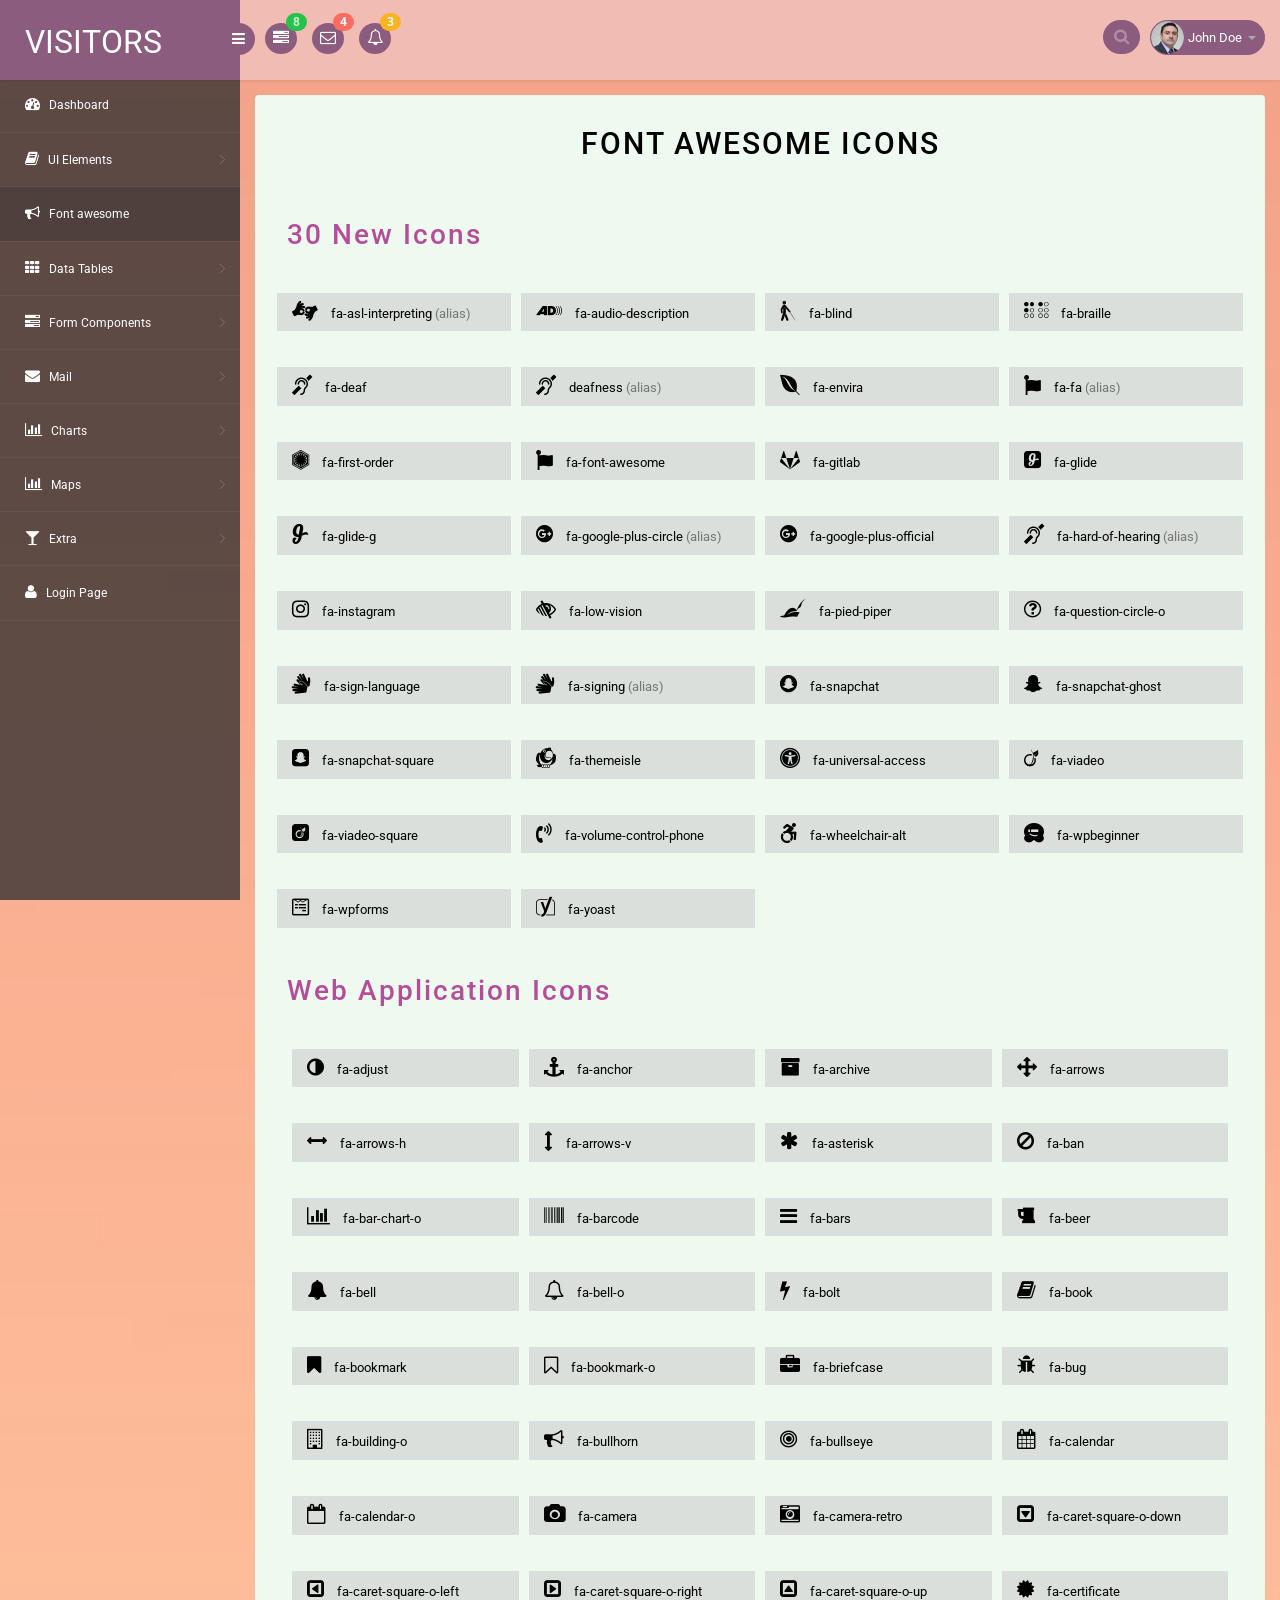
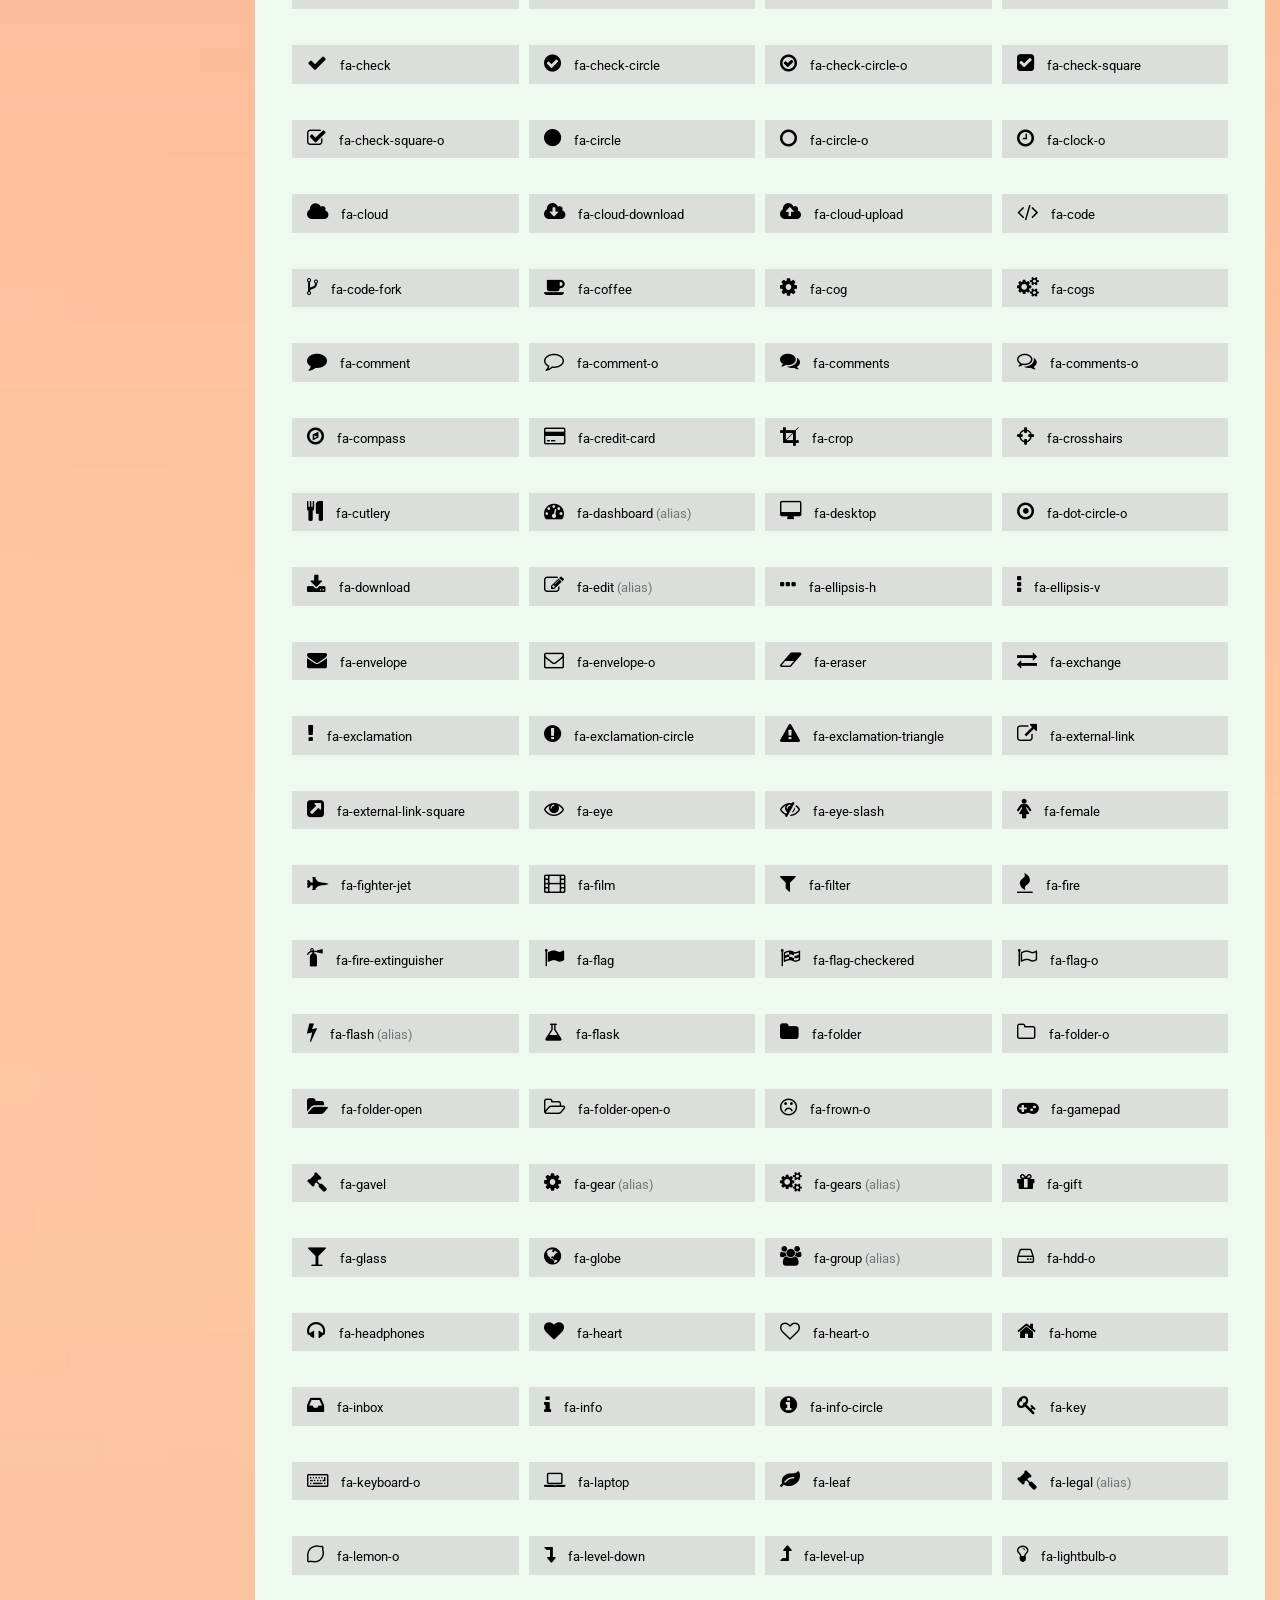
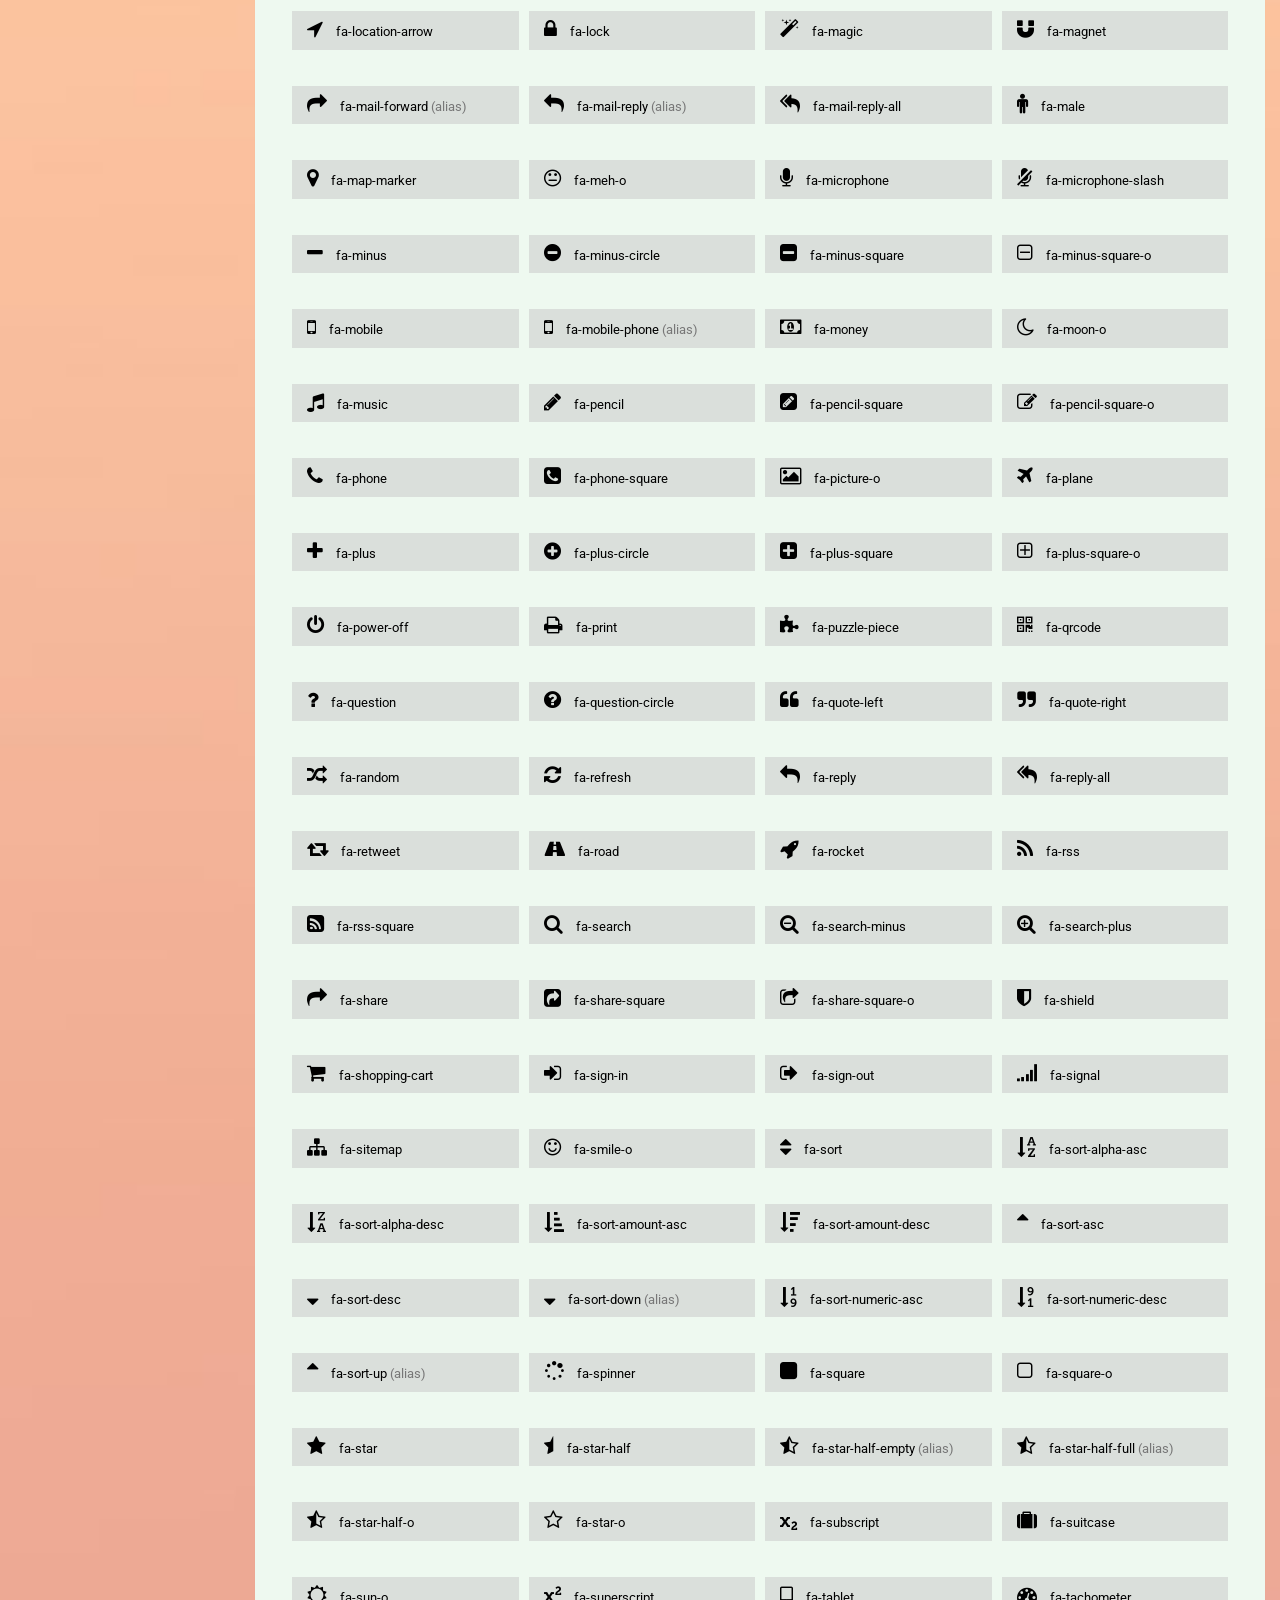
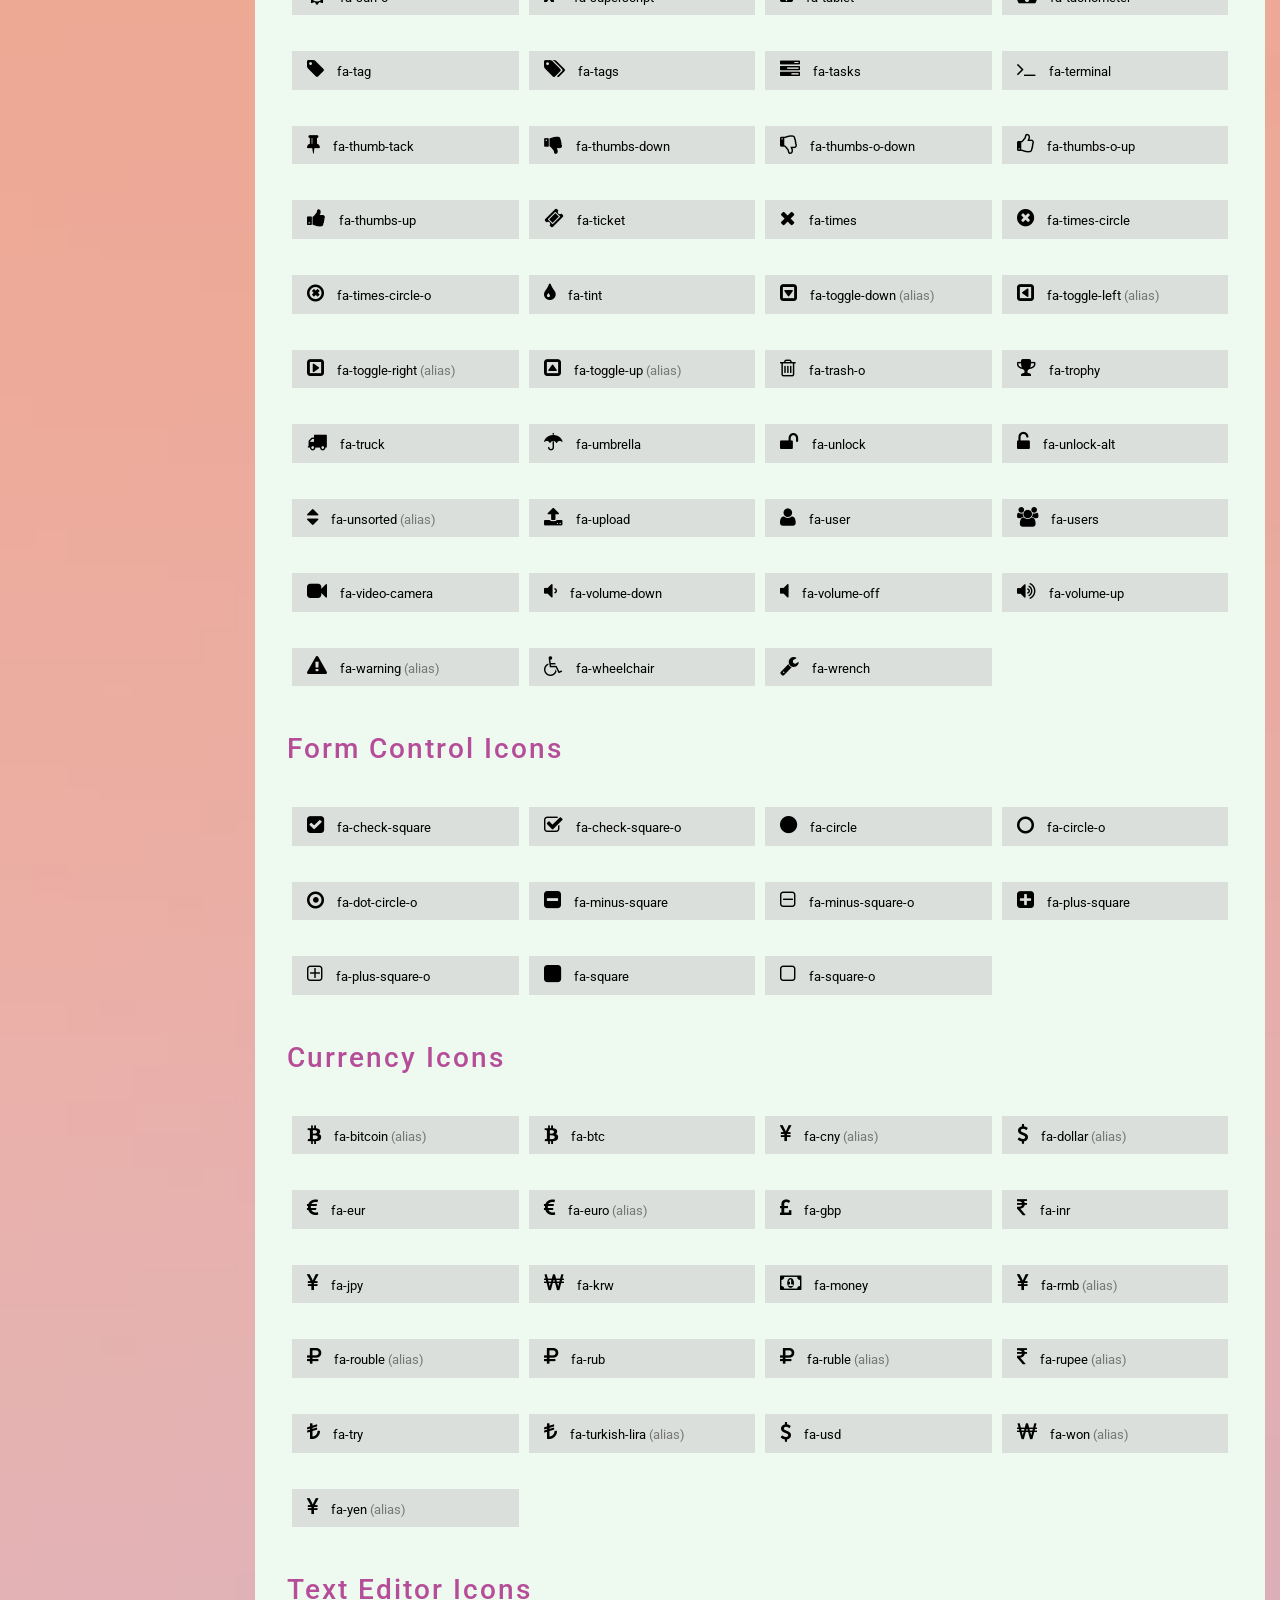
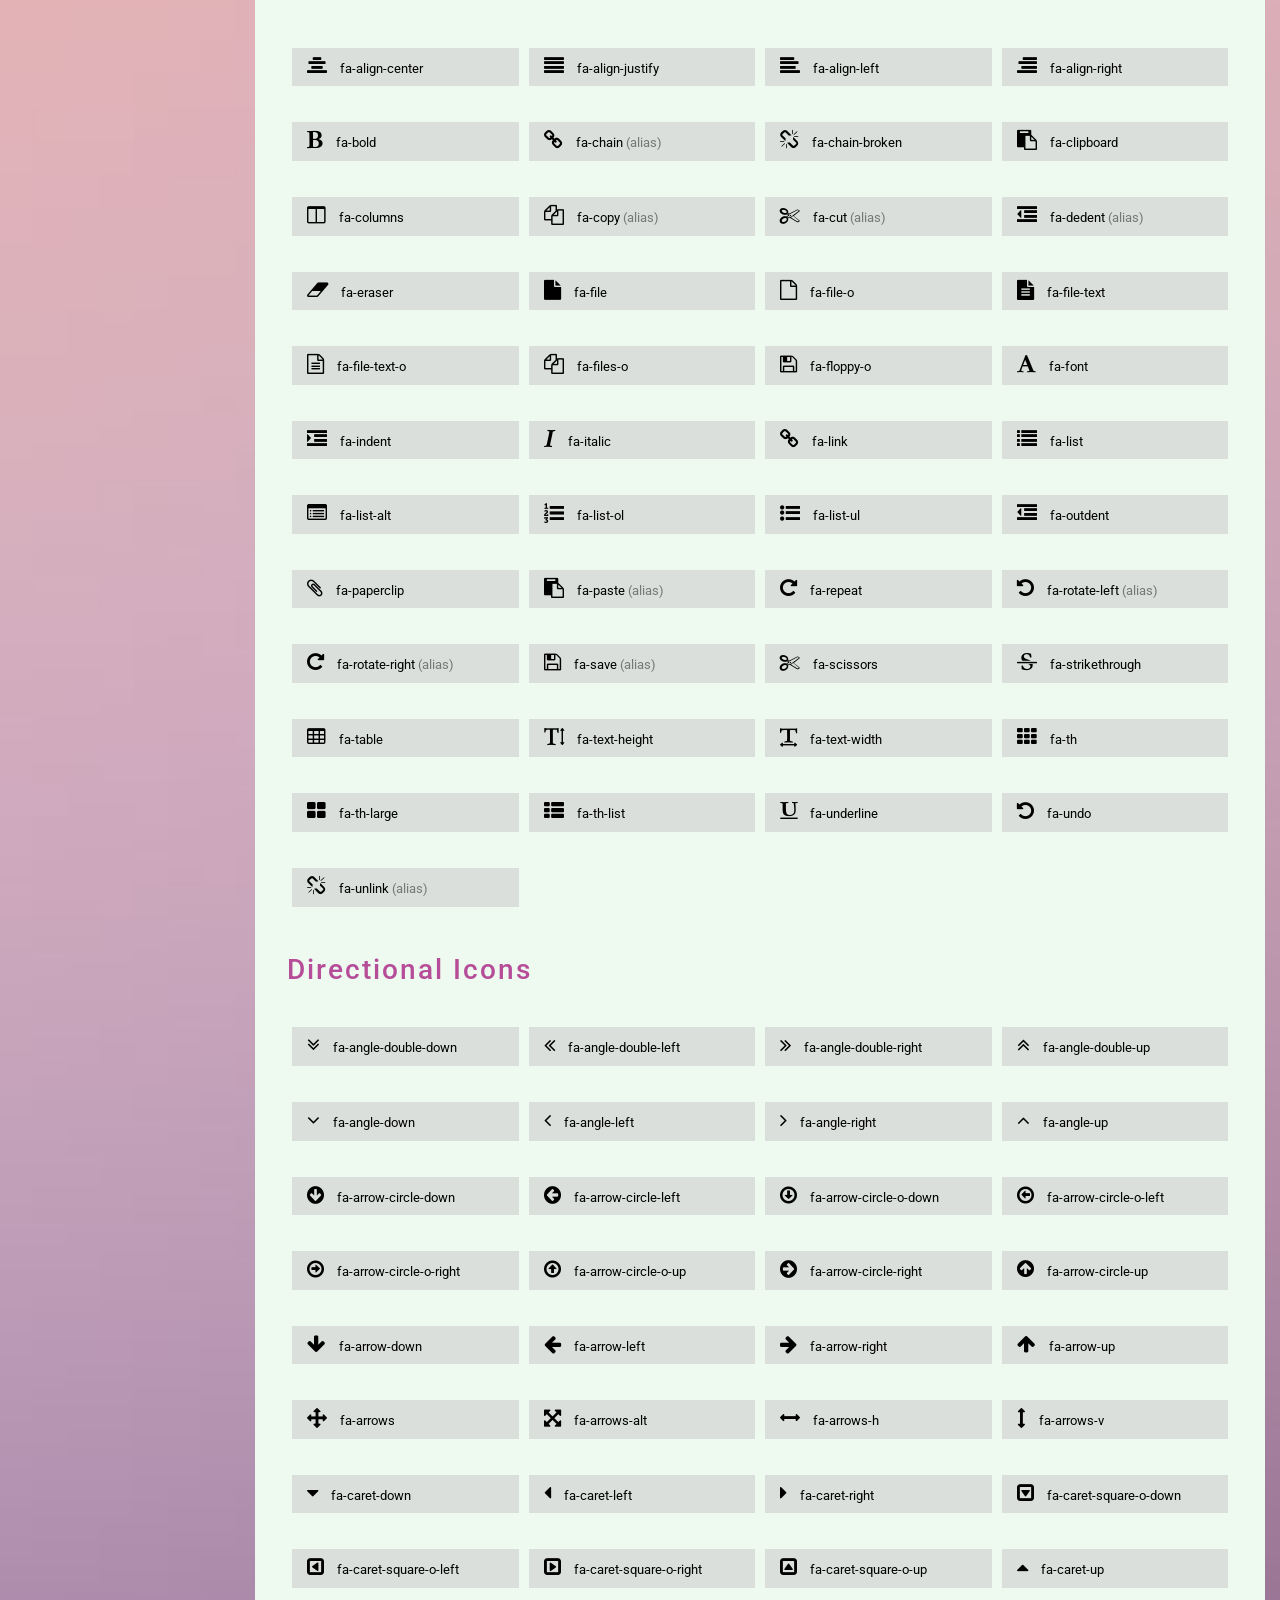
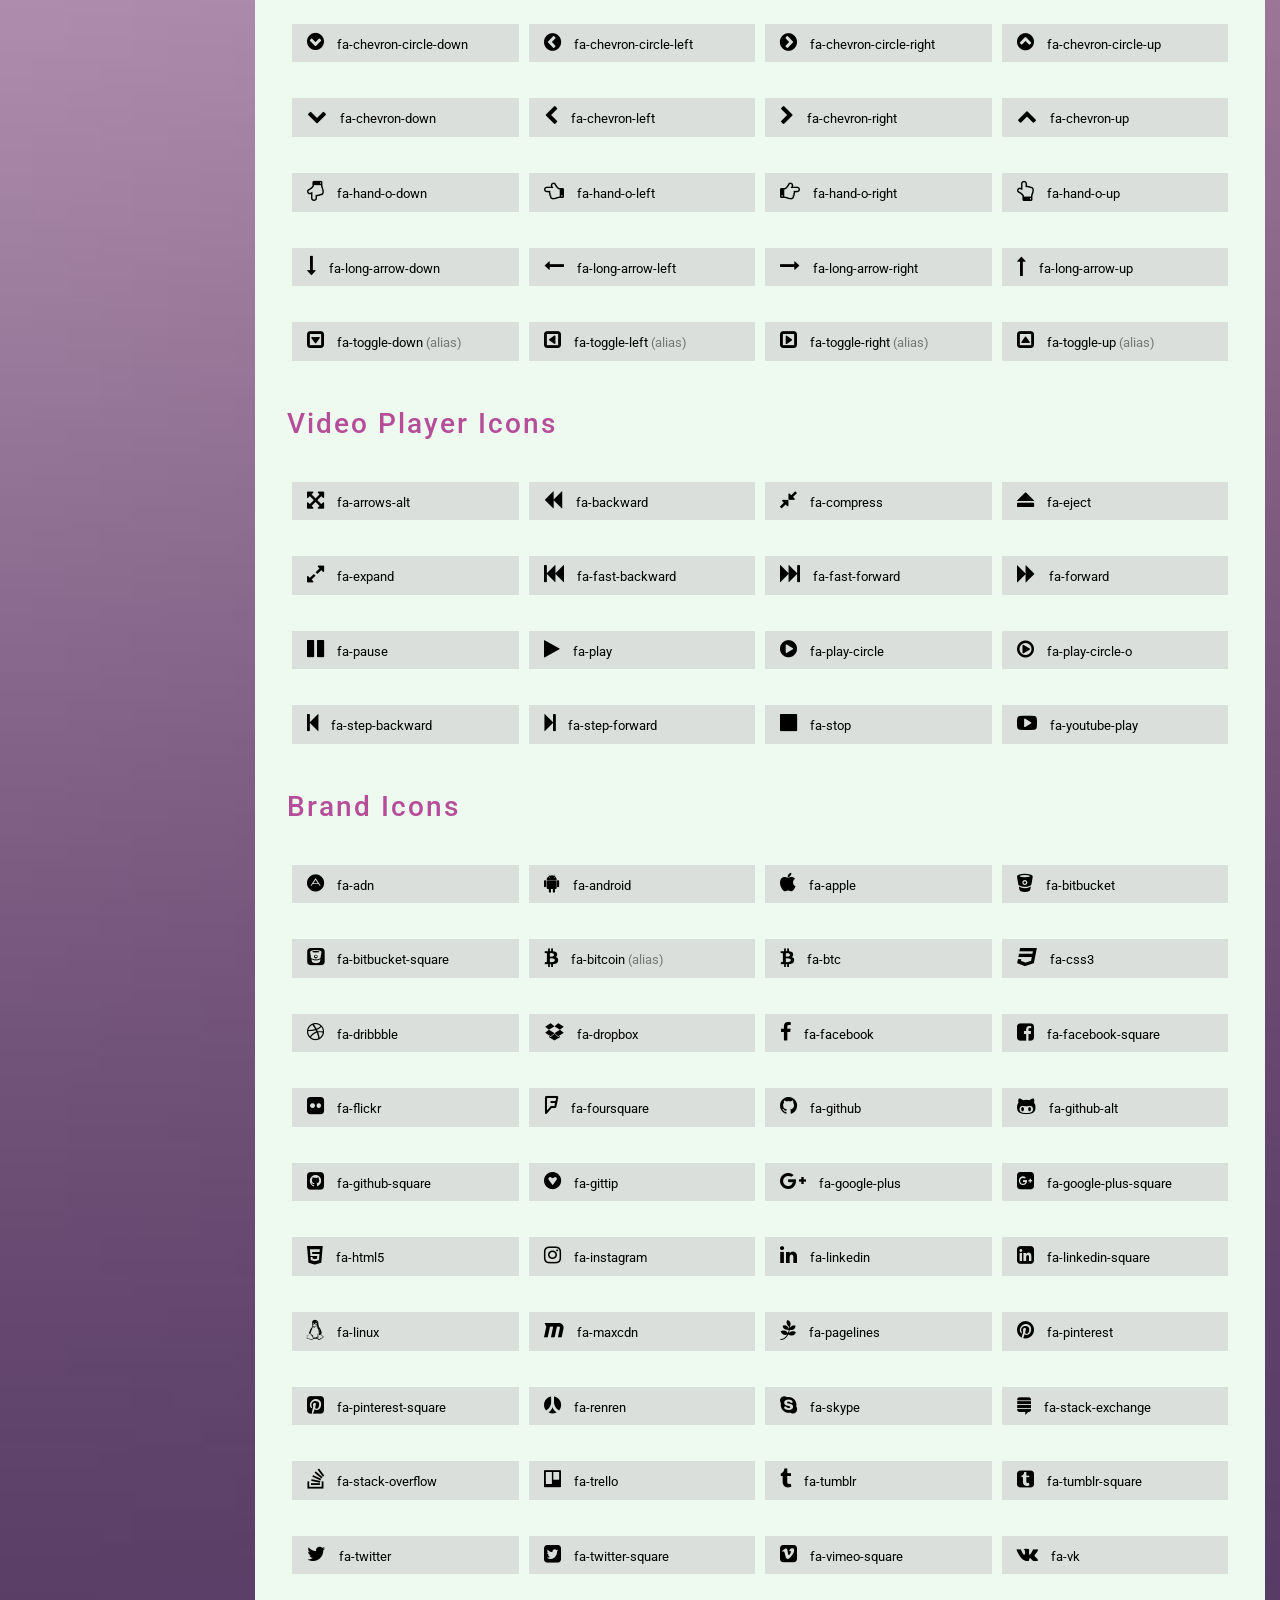
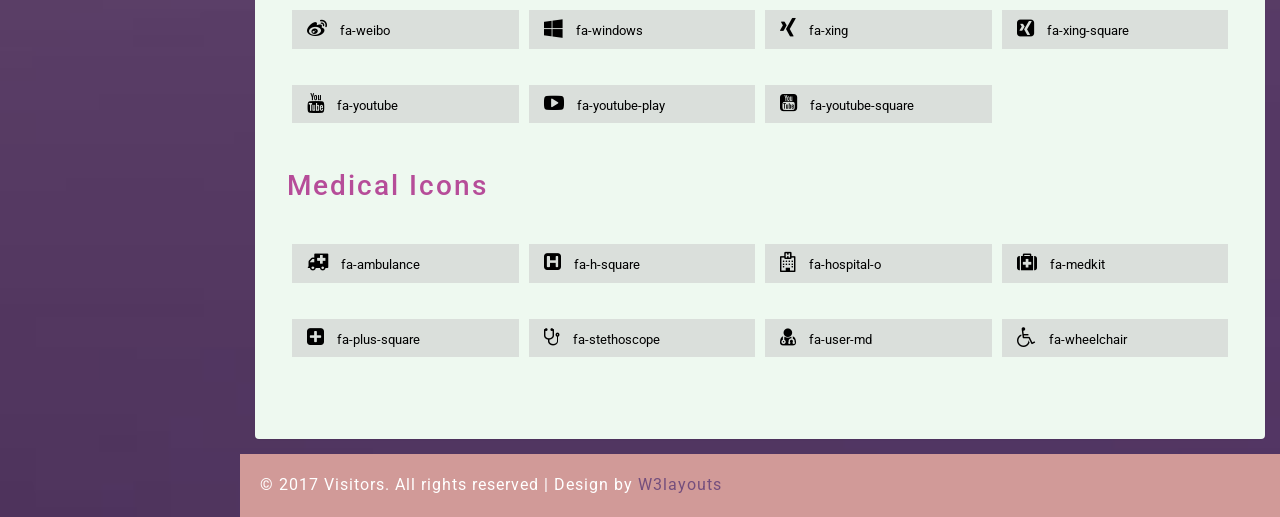
<file: public/admin_web/fontawesome.html>
<!--A Design by W3layouts
Author: W3layout
Author URL: http://w3layouts.com
License: Creative Commons Attribution 3.0 Unported
License URL: http://creativecommons.org/licenses/by/3.0/
-->
<!DOCTYPE html>
<head>
<title>Visitors an Admin Panel Category Bootstrap Responsive Website Template | Fontawesome :: w3layouts</title>
<meta name="viewport" content="width=device-width, initial-scale=1">
<meta http-equiv="Content-Type" content="text/html; charset=utf-8" />
<meta name="keywords" content="Visitors Responsive web template, Bootstrap Web Templates, Flat Web Templates, Android Compatible web template, 
Smartphone Compatible web template, free webdesigns for Nokia, Samsung, LG, SonyEricsson, Motorola web design" />
<script type="application/x-javascript"> addEventListener("load", function() { setTimeout(hideURLbar, 0); }, false); function hideURLbar(){ window.scrollTo(0,1); } </script>
<!-- bootstrap-css -->
<link rel="stylesheet" href="css/bootstrap.min.css" >
<!-- //bootstrap-css -->
<!-- Custom CSS -->
<link href="css/style.css" rel='stylesheet' type='text/css' />
<link href="css/style-responsive.css" rel="stylesheet"/>
<!-- font CSS -->
<link href='//fonts.googleapis.com/css?family=Roboto:400,100,100italic,300,300italic,400italic,500,500italic,700,700italic,900,900italic' rel='stylesheet' type='text/css'>
<!-- font-awesome icons -->
<link href="css/font-awesome.css" rel="stylesheet"> 
<!-- //font-awesome icons -->
<script src="js/jquery2.0.3.min.js"></script>
</head>
<body>
<section id="container">
<!--header start-->
<header class="header fixed-top clearfix">
<!--logo start-->
<div class="brand">

    <a href="index.html" class="logo">
        VISITORS
    </a>
    <div class="sidebar-toggle-box">
        <div class="fa fa-bars"></div>
    </div>
</div>
<!--logo end-->

<div class="nav notify-row" id="top_menu">
    <!--  notification start -->
    <ul class="nav top-menu">
        <!-- settings start -->
        <li class="dropdown">
            <a data-toggle="dropdown" class="dropdown-toggle" href="#">
                <i class="fa fa-tasks"></i>
                <span class="badge bg-success">8</span>
            </a>
            <ul class="dropdown-menu extended tasks-bar">
                <li>
                    <p class="">You have 8 pending tasks</p>
                </li>
                <li>
                    <a href="#">
                        <div class="task-info clearfix">
                            <div class="desc pull-left">
                                <h5>Target Sell</h5>
                                <p>25% , Deadline  12 June’13</p>
                            </div>
                                    <span class="notification-pie-chart pull-right" data-percent="45">
                            <span class="percent"></span>
                            </span>
                        </div>
                    </a>
                </li>
                <li>
                    <a href="#">
                        <div class="task-info clearfix">
                            <div class="desc pull-left">
                                <h5>Product Delivery</h5>
                                <p>45% , Deadline  12 June’13</p>
                            </div>
                                    <span class="notification-pie-chart pull-right" data-percent="78">
                            <span class="percent"></span>
                            </span>
                        </div>
                    </a>
                </li>
                <li>
                    <a href="#">
                        <div class="task-info clearfix">
                            <div class="desc pull-left">
                                <h5>Payment collection</h5>
                                <p>87% , Deadline  12 June’13</p>
                            </div>
                                    <span class="notification-pie-chart pull-right" data-percent="60">
                            <span class="percent"></span>
                            </span>
                        </div>
                    </a>
                </li>
                <li>
                    <a href="#">
                        <div class="task-info clearfix">
                            <div class="desc pull-left">
                                <h5>Target Sell</h5>
                                <p>33% , Deadline  12 June’13</p>
                            </div>
                                    <span class="notification-pie-chart pull-right" data-percent="90">
                            <span class="percent"></span>
                            </span>
                        </div>
                    </a>
                </li>

                <li class="external">
                    <a href="#">See All Tasks</a>
                </li>
            </ul>
        </li>
        <!-- settings end -->
        <!-- inbox dropdown start-->
        <li id="header_inbox_bar" class="dropdown">
            <a data-toggle="dropdown" class="dropdown-toggle" href="#">
                <i class="fa fa-envelope-o"></i>
                <span class="badge bg-important">4</span>
            </a>
            <ul class="dropdown-menu extended inbox">
                <li>
                    <p class="red">You have 4 Mails</p>
                </li>
                <li>
                    <a href="#">
                        <span class="photo"><img alt="avatar" src="images/3.png"></span>
                                <span class="subject">
                                <span class="from">Jonathan Smith</span>
                                <span class="time">Just now</span>
                                </span>
                                <span class="message">
                                    Hello, this is an example msg.
                                </span>
                    </a>
                </li>
                <li>
                    <a href="#">
                        <span class="photo"><img alt="avatar" src="images/1.png"></span>
                                <span class="subject">
                                <span class="from">Jane Doe</span>
                                <span class="time">2 min ago</span>
                                </span>
                                <span class="message">
                                    Nice admin template
                                </span>
                    </a>
                </li>
                <li>
                    <a href="#">
                        <span class="photo"><img alt="avatar" src="images/3.png"></span>
                                <span class="subject">
                                <span class="from">Tasi sam</span>
                                <span class="time">2 days ago</span>
                                </span>
                                <span class="message">
                                    This is an example msg.
                                </span>
                    </a>
                </li>
                <li>
                    <a href="#">
                        <span class="photo"><img alt="avatar" src="images/2.png"></span>
                                <span class="subject">
                                <span class="from">Mr. Perfect</span>
                                <span class="time">2 hour ago</span>
                                </span>
                                <span class="message">
                                    Hi there, its a test
                                </span>
                    </a>
                </li>
                <li>
                    <a href="#">See all messages</a>
                </li>
            </ul>
        </li>
        <!-- inbox dropdown end -->
        <!-- notification dropdown start-->
        <li id="header_notification_bar" class="dropdown">
            <a data-toggle="dropdown" class="dropdown-toggle" href="#">

                <i class="fa fa-bell-o"></i>
                <span class="badge bg-warning">3</span>
            </a>
            <ul class="dropdown-menu extended notification">
                <li>
                    <p>Notifications</p>
                </li>
                <li>
                    <div class="alert alert-info clearfix">
                        <span class="alert-icon"><i class="fa fa-bolt"></i></span>
                        <div class="noti-info">
                            <a href="#"> Server #1 overloaded.</a>
                        </div>
                    </div>
                </li>
                <li>
                    <div class="alert alert-danger clearfix">
                        <span class="alert-icon"><i class="fa fa-bolt"></i></span>
                        <div class="noti-info">
                            <a href="#"> Server #2 overloaded.</a>
                        </div>
                    </div>
                </li>
                <li>
                    <div class="alert alert-success clearfix">
                        <span class="alert-icon"><i class="fa fa-bolt"></i></span>
                        <div class="noti-info">
                            <a href="#"> Server #3 overloaded.</a>
                        </div>
                    </div>
                </li>

            </ul>
        </li>
        <!-- notification dropdown end -->
    </ul>
    <!--  notification end -->
</div>
<div class="top-nav clearfix">
    <!--search & user info start-->
    <ul class="nav pull-right top-menu">
        <li>
            <input type="text" class="form-control search" placeholder=" Search">
        </li>
        <!-- user login dropdown start-->
        <li class="dropdown">
            <a data-toggle="dropdown" class="dropdown-toggle" href="#">
                <img alt="" src="images/2.png">
                <span class="username">John Doe</span>
                <b class="caret"></b>
            </a>
            <ul class="dropdown-menu extended logout">
                <li><a href="#"><i class=" fa fa-suitcase"></i>Profile</a></li>
                <li><a href="#"><i class="fa fa-cog"></i> Settings</a></li>
                <li><a href="login.html"><i class="fa fa-key"></i> Log Out</a></li>
            </ul>
        </li>
        <!-- user login dropdown end -->
       
    </ul>
    <!--search & user info end-->
</div>
</header>
<!--header end-->
<!--sidebar start-->
<aside>
    <div id="sidebar" class="nav-collapse">
        <!-- sidebar menu start-->
        <div class="leftside-navigation">
            <ul class="sidebar-menu" id="nav-accordion">
                <li>
                    <a href="index.html">
                        <i class="fa fa-dashboard"></i>
                        <span>Dashboard</span>
                    </a>
                </li>
                
                <li class="sub-menu">
                    <a href="javascript:;">
                        <i class="fa fa-book"></i>
                        <span>UI Elements</span>
                    </a>
                    <ul class="sub">
						<li><a href="typography.html">Typography</a></li>
						<li><a href="glyphicon.html">glyphicon</a></li>
                        <li><a href="grids.html">Grids</a></li>
                    </ul>
                </li>
                <li>
                    <a class="active" href="fontawesome.html">
                        <i class="fa fa-bullhorn"></i>
                        <span>Font awesome </span>
                    </a>
                </li>
                <li class="sub-menu">
                    <a href="javascript:;">
                        <i class="fa fa-th"></i>
                        <span>Data Tables</span>
                    </a>
                    <ul class="sub">
                        <li><a href="basic_table.html">Basic Table</a></li>
                        <li><a href="responsive_table.html">Responsive Table</a></li>
                    </ul>
                </li>
                <li class="sub-menu">
                    <a href="javascript:;">
                        <i class="fa fa-tasks"></i>
                        <span>Form Components</span>
                    </a>
                    <ul class="sub">
                        <li><a href="form_component.html">Form Elements</a></li>
                        <li><a href="form_validation.html">Form Validation</a></li>
						<li><a href="dropzone.html">Dropzone</a></li>
                    </ul>
                </li>
                <li class="sub-menu">
                    <a href="javascript:;">
                        <i class="fa fa-envelope"></i>
                        <span>Mail </span>
                    </a>
                    <ul class="sub">
                        <li><a href="mail.html">Inbox</a></li>
                        <li><a href="mail_compose.html">Compose Mail</a></li>
                    </ul>
                </li>
                <li class="sub-menu">
                    <a href="javascript:;">
                        <i class=" fa fa-bar-chart-o"></i>
                        <span>Charts</span>
                    </a>
                    <ul class="sub">
                        <li><a href="chartjs.html">Chart js</a></li>
                        <li><a href="flot_chart.html">Flot Charts</a></li>
                    </ul>
                </li>
                <li class="sub-menu">
                    <a href="javascript:;">
                        <i class=" fa fa-bar-chart-o"></i>
                        <span>Maps</span>
                    </a>
                    <ul class="sub">
                        <li><a href="google_map.html">Google Map</a></li>
                        <li><a href="vector_map.html">Vector Map</a></li>
                    </ul>
                </li>
                <li class="sub-menu">
                    <a href="javascript:;">
                        <i class="fa fa-glass"></i>
                        <span>Extra</span>
                    </a>
                    <ul class="sub">
                        <li><a href="gallery.html">Gallery</a></li>
						<li><a href="404.html">404 Error</a></li>
                        <li><a href="registration.html">Registration</a></li>
                    </ul>
                </li>
                <li>
                    <a href="login.html">
                        <i class="fa fa-user"></i>
                        <span>Login Page</span>
                    </a>
                </li>
            </ul>            </div>
        <!-- sidebar menu end-->
    </div>
</aside>
<!--sidebar end-->
<!--main content start-->
<section id="main-content">
	<section class="wrapper">
		<div class="wthree-font-awesome">
			<div class="grid_3 grid_4 w3_agileits_icons_page">
						<div class="icons">
							<h2 class="w3ls_head">Font Awesome Icons</h2>
							<section id="new">
								<h3 class="page-header page-header icon-subheading">30 New Icons </h3>							  

								<div class="row fontawesome-icon-list">
									
									
									<div class="icon-box col-md-3 col-sm-4"><a class="agile-icon" href="#"><i class="fa fa-asl-interpreting" aria-hidden="true"></i> fa-asl-interpreting <span class="text-muted">(alias)</span></a></div>
									
									
									
									<div class="icon-box col-md-3 col-sm-4"><a class="agile-icon" href="#"><i class="fa fa-audio-description" aria-hidden="true"></i> fa-audio-description</a></div>
									
									  <div class="icon-box col-md-3 col-sm-4"><a class="agile-icon" href="#"><i class="fa fa-blind" aria-hidden="true"></i> fa-blind</a></div>
									
									  <div class="icon-box col-md-3 col-sm-4"><a class="agile-icon" href="#"><i class="fa fa-braille" aria-hidden="true"></i> fa-braille</a></div>
									
									  <div class="icon-box col-md-3 col-sm-4"><a class="agile-icon" href="#"><i class="fa fa-deaf" aria-hidden="true"></i> fa-deaf</a></div>
									
									  <div class="icon-box col-md-3 col-sm-4"><a class="agile-icon" href="#"><i class="fa fa-deafness" aria-hidden="true"></i> deafness <span class="text-muted">(alias)</span></a></div>
									
									  <div class="icon-box col-md-3 col-sm-4"><a class="agile-icon" href="#"><i class="fa fa-envira" aria-hidden="true"></i> fa-envira</a></div>
									
									  <div class="icon-box col-md-3 col-sm-4"><a class="agile-icon" href="#"><i class="fa fa-fa" aria-hidden="true"></i> fa-fa <span class="text-muted">(alias)</span></a></div>
									
									  <div class="icon-box col-md-3 col-sm-4"><a class="agile-icon" href="#"><i class="fa fa-first-order" aria-hidden="true"></i> fa-first-order</a></div>
									
									  <div class="icon-box col-md-3 col-sm-4"><a class="agile-icon" href="#"><i class="fa fa-font-awesome" aria-hidden="true"></i> fa-font-awesome</a></div>
									
									  <div class="icon-box col-md-3 col-sm-4"><a class="agile-icon" href="#"><i class="fa fa-gitlab" aria-hidden="true"></i> fa-gitlab</a></div>
									
									  <div class="icon-box col-md-3 col-sm-4"><a class="agile-icon" href="#"><i class="fa fa-glide" aria-hidden="true"></i> fa-glide</a></div>
									
									  <div class="icon-box col-md-3 col-sm-4"><a class="agile-icon" href="#"><i class="fa fa-glide-g" aria-hidden="true"></i> fa-glide-g</a></div>
									
									  <div class="icon-box col-md-3 col-sm-4"><a class="agile-icon" href="#"><i class="fa fa-google-plus-circle" aria-hidden="true"></i> fa-google-plus-circle <span class="text-muted">(alias)</span></a></div>
									
									  <div class="icon-box col-md-3 col-sm-4"><a class="agile-icon" href="#"><i class="fa fa-google-plus-official" aria-hidden="true"></i> fa-google-plus-official</a></div>
									
									  <div class="icon-box col-md-3 col-sm-4"><a class="agile-icon" href="#"><i class="fa fa-hard-of-hearing" aria-hidden="true"></i> fa-hard-of-hearing <span class="text-muted">(alias)</span></a></div>
									
									  <div class="icon-box col-md-3 col-sm-4"><a class="agile-icon" href="#"><i class="fa fa-instagram" aria-hidden="true"></i> fa-instagram</a></div>
									
									  <div class="icon-box col-md-3 col-sm-4"><a class="agile-icon" href="#"><i class="fa fa-low-vision" aria-hidden="true"></i> fa-low-vision</a></div>
									
									  <div class="icon-box col-md-3 col-sm-4"><a class="agile-icon" href="#"><i class="fa fa-pied-piper" aria-hidden="true"></i> fa-pied-piper</a></div>
									
									  <div class="icon-box col-md-3 col-sm-4"><a class="agile-icon" href="#"><i class="fa fa-question-circle-o" aria-hidden="true"></i> fa-question-circle-o</a></div>
									
									  <div class="icon-box col-md-3 col-sm-4"><a class="agile-icon" href="#"><i class="fa fa-sign-language" aria-hidden="true"></i> fa-sign-language</a></div>
									
									  <div class="icon-box col-md-3 col-sm-4"><a class="agile-icon" href="#"><i class="fa fa-signing" aria-hidden="true"></i> fa-signing <span class="text-muted">(alias)</span></a></div>
									
									  <div class="icon-box col-md-3 col-sm-4"><a class="agile-icon" href="#"><i class="fa fa-snapchat" aria-hidden="true"></i> fa-snapchat</a></div>
									
									  <div class="icon-box col-md-3 col-sm-4"><a class="agile-icon" href="#"><i class="fa fa-snapchat-ghost" aria-hidden="true"></i> fa-snapchat-ghost</a></div>
									
									  <div class="icon-box col-md-3 col-sm-4"><a class="agile-icon" href="#"><i class="fa fa-snapchat-square" aria-hidden="true"></i> fa-snapchat-square</a></div>
									
									  <div class="icon-box col-md-3 col-sm-4"><a class="agile-icon" href="#"><i class="fa fa-themeisle" aria-hidden="true"></i> fa-themeisle</a></div>
									
									  <div class="icon-box col-md-3 col-sm-4"><a class="agile-icon" href="#"><i class="fa fa-universal-access" aria-hidden="true"></i> fa-universal-access</a></div>
									
									  <div class="icon-box col-md-3 col-sm-4"><a class="agile-icon" href="#"><i class="fa fa-viadeo" aria-hidden="true"></i> fa-viadeo</a></div>
									
									  <div class="icon-box col-md-3 col-sm-4"><a class="agile-icon" href="#"><i class="fa fa-viadeo-square" aria-hidden="true"></i> fa-viadeo-square</a></div>
									
									  <div class="icon-box col-md-3 col-sm-4"><a class="agile-icon" href="#"><i class="fa fa-volume-control-phone" aria-hidden="true"></i> fa-volume-control-phone</a></div>
									
									  <div class="icon-box col-md-3 col-sm-4"><a class="agile-icon" href="#"><i class="fa fa-wheelchair-alt" aria-hidden="true"></i> fa-wheelchair-alt</a></div>
									
									  <div class="icon-box col-md-3 col-sm-4"><a class="agile-icon" href="#"><i class="fa fa-wpbeginner" aria-hidden="true"></i> fa-wpbeginner</a></div>
									
									  <div class="icon-box col-md-3 col-sm-4"><a class="agile-icon" href="#"><i class="fa fa-wpforms" aria-hidden="true"></i> fa-wpforms</a></div>
									
									  <div class="icon-box col-md-3 col-sm-4"><a class="agile-icon" href="#"><i class="fa fa-yoast" aria-hidden="true"></i> fa-yoast</a></div>
									
								  </div>

								</section>
							<div class="section group">
									<div class="box"> 
										<div class="title ">
											<h3 class="page-header icon-subheading">Web Application Icons</h3>
										</div>
										<div class="box_content"> 
											<div class="fontawesome-icon-list"> 
												<div class="icon-box col-md-3 col-sm-4"><a class="agile-icon" href="#"><i class="fa fa-adjust"></i> fa-adjust</a></div>
										
												<div class="icon-box col-md-3 col-sm-4"><a class="agile-icon" href="#"><i class="fa fa-anchor"></i> fa-anchor</a></div>
										
												<div class="icon-box col-md-3 col-sm-4"><a class="agile-icon" href="#"><i class="fa fa-archive"></i> fa-archive</a></div>
										
												<div class="icon-box col-md-3 col-sm-4"><a class="agile-icon" href="#"><i class="fa fa-arrows"></i> fa-arrows</a></div>
										
												<div class="icon-box col-md-3 col-sm-4"><a class="agile-icon" href="#"><i class="fa fa-arrows-h"></i> fa-arrows-h</a></div>
										
												<div class="icon-box col-md-3 col-sm-4"><a class="agile-icon" href="#"><i class="fa fa-arrows-v"></i> fa-arrows-v</a></div>
										
												<div class="icon-box col-md-3 col-sm-4"><a class="agile-icon" href="#"><i class="fa fa-asterisk"></i> fa-asterisk</a></div>
										
												<div class="icon-box col-md-3 col-sm-4"><a class="agile-icon" href="#"><i class="fa fa-ban"></i> fa-ban</a></div>
										
												<div class="icon-box col-md-3 col-sm-4"><a class="agile-icon" href="#"><i class="fa fa-bar-chart-o"></i> fa-bar-chart-o</a></div>
										
												<div class="icon-box col-md-3 col-sm-4"><a class="agile-icon" href="#"><i class="fa fa-barcode"></i> fa-barcode</a></div>
										
												<div class="icon-box col-md-3 col-sm-4"><a class="agile-icon" href="#"><i class="fa fa-bars"></i> fa-bars</a></div>
										
												<div class="icon-box col-md-3 col-sm-4"><a class="agile-icon" href="#"><i class="fa fa-beer"></i> fa-beer</a></div>
										
												<div class="icon-box col-md-3 col-sm-4"><a class="agile-icon" href="#"><i class="fa fa-bell"></i> fa-bell</a></div>
										
												<div class="icon-box col-md-3 col-sm-4"><a class="agile-icon" href="#"><i class="fa fa-bell-o"></i> fa-bell-o</a></div>
										
												<div class="icon-box col-md-3 col-sm-4"><a class="agile-icon" href="#"><i class="fa fa-bolt"></i> fa-bolt</a></div>
										
												<div class="icon-box col-md-3 col-sm-4"><a class="agile-icon" href="#"><i class="fa fa-book"></i> fa-book</a></div>
										
												<div class="icon-box col-md-3 col-sm-4"><a class="agile-icon" href="#"><i class="fa fa-bookmark"></i> fa-bookmark</a></div>
										
												<div class="icon-box col-md-3 col-sm-4"><a class="agile-icon" href="#"><i class="fa fa-bookmark-o"></i> fa-bookmark-o</a></div>
										
												<div class="icon-box col-md-3 col-sm-4"><a class="agile-icon" href="#"><i class="fa fa-briefcase"></i> fa-briefcase</a></div>
										
												<div class="icon-box col-md-3 col-sm-4"><a class="agile-icon" href="#"><i class="fa fa-bug"></i> fa-bug</a></div>
										
												<div class="icon-box col-md-3 col-sm-4"><a class="agile-icon" href="#"><i class="fa fa-building-o"></i> fa-building-o</a></div>
										
												<div class="icon-box col-md-3 col-sm-4"><a class="agile-icon" href="#"><i class="fa fa-bullhorn"></i> fa-bullhorn</a></div>
										
												<div class="icon-box col-md-3 col-sm-4"><a class="agile-icon" href="#"><i class="fa fa-bullseye"></i> fa-bullseye</a></div>
										
												<div class="icon-box col-md-3 col-sm-4"><a class="agile-icon" href="#"><i class="fa fa-calendar"></i> fa-calendar</a></div>
										
												<div class="icon-box col-md-3 col-sm-4"><a class="agile-icon" href="#"><i class="fa fa-calendar-o"></i> fa-calendar-o</a></div>
										
												<div class="icon-box col-md-3 col-sm-4"><a class="agile-icon" href="#"><i class="fa fa-camera"></i> fa-camera</a></div>
										
												<div class="icon-box col-md-3 col-sm-4"><a class="agile-icon" href="#"><i class="fa fa-camera-retro"></i> fa-camera-retro</a></div>
										
												<div class="icon-box col-md-3 col-sm-4"><a class="agile-icon" href="#"><i class="fa fa-caret-square-o-down"></i> fa-caret-square-o-down</a></div>
										
												<div class="icon-box col-md-3 col-sm-4"><a class="agile-icon" href="#"><i class="fa fa-caret-square-o-left"></i> fa-caret-square-o-left</a></div>
										
												<div class="icon-box col-md-3 col-sm-4"><a class="agile-icon" href="#"><i class="fa fa-caret-square-o-right"></i> fa-caret-square-o-right</a></div>
										
												<div class="icon-box col-md-3 col-sm-4"><a class="agile-icon" href="#"><i class="fa fa-caret-square-o-up"></i> fa-caret-square-o-up</a></div>
										
												<div class="icon-box col-md-3 col-sm-4"><a class="agile-icon" href="#"><i class="fa fa-certificate"></i> fa-certificate</a></div>
										
												<div class="icon-box col-md-3 col-sm-4"><a class="agile-icon" href="#"><i class="fa fa-check"></i> fa-check</a></div>
										
												<div class="icon-box col-md-3 col-sm-4"><a class="agile-icon" href="#"><i class="fa fa-check-circle"></i> fa-check-circle</a></div>
										
												<div class="icon-box col-md-3 col-sm-4"><a class="agile-icon" href="#"><i class="fa fa-check-circle-o"></i> fa-check-circle-o</a></div>
										
												<div class="icon-box col-md-3 col-sm-4"><a class="agile-icon" href="#"><i class="fa fa-check-square"></i> fa-check-square</a></div>
										
												<div class="icon-box col-md-3 col-sm-4"><a class="agile-icon" href="#"><i class="fa fa-check-square-o"></i> fa-check-square-o</a></div>
										
												<div class="icon-box col-md-3 col-sm-4"><a class="agile-icon" href="#"><i class="fa fa-circle"></i> fa-circle</a></div>
										
												<div class="icon-box col-md-3 col-sm-4"><a class="agile-icon" href="#"><i class="fa fa-circle-o"></i> fa-circle-o</a></div>
										
												<div class="icon-box col-md-3 col-sm-4"><a class="agile-icon" href="#"><i class="fa fa-clock-o"></i> fa-clock-o</a></div>
										
												<div class="icon-box col-md-3 col-sm-4"><a class="agile-icon" href="#"><i class="fa fa-cloud"></i> fa-cloud</a></div>
										
												<div class="icon-box col-md-3 col-sm-4"><a class="agile-icon" href="#"><i class="fa fa-cloud-download"></i> fa-cloud-download</a></div>
										
												<div class="icon-box col-md-3 col-sm-4"><a class="agile-icon" href="#"><i class="fa fa-cloud-upload"></i> fa-cloud-upload</a></div>
										
												<div class="icon-box col-md-3 col-sm-4"><a class="agile-icon" href="#"><i class="fa fa-code"></i> fa-code</a></div>
										
												<div class="icon-box col-md-3 col-sm-4"><a class="agile-icon" href="#"><i class="fa fa-code-fork"></i> fa-code-fork</a></div>
										
												<div class="icon-box col-md-3 col-sm-4"><a class="agile-icon" href="#"><i class="fa fa-coffee"></i> fa-coffee</a></div>
										
												<div class="icon-box col-md-3 col-sm-4"><a class="agile-icon" href="#"><i class="fa fa-cog"></i> fa-cog</a></div>
										
												<div class="icon-box col-md-3 col-sm-4"><a class="agile-icon" href="#"><i class="fa fa-cogs"></i> fa-cogs</a></div>
										
												<div class="icon-box col-md-3 col-sm-4"><a class="agile-icon" href="#"><i class="fa fa-comment"></i> fa-comment</a></div>
										
												<div class="icon-box col-md-3 col-sm-4"><a class="agile-icon" href="#"><i class="fa fa-comment-o"></i> fa-comment-o</a></div>
										
												<div class="icon-box col-md-3 col-sm-4"><a class="agile-icon" href="#"><i class="fa fa-comments"></i> fa-comments</a></div>
										
												<div class="icon-box col-md-3 col-sm-4"><a class="agile-icon" href="#"><i class="fa fa-comments-o"></i> fa-comments-o</a></div>
										
												<div class="icon-box col-md-3 col-sm-4"><a class="agile-icon" href="#"><i class="fa fa-compass"></i> fa-compass</a></div>
										
												<div class="icon-box col-md-3 col-sm-4"><a class="agile-icon" href="#"><i class="fa fa-credit-card"></i> fa-credit-card</a></div>
										
												<div class="icon-box col-md-3 col-sm-4"><a class="agile-icon" href="#"><i class="fa fa-crop"></i> fa-crop</a></div>
										
												<div class="icon-box col-md-3 col-sm-4"><a class="agile-icon" href="#"><i class="fa fa-crosshairs"></i> fa-crosshairs</a></div>
										
												<div class="icon-box col-md-3 col-sm-4"><a class="agile-icon" href="#"><i class="fa fa-cutlery"></i> fa-cutlery</a></div>
										
												<div class="icon-box col-md-3 col-sm-4"><a class="agile-icon" href="#"><i class="fa fa-dashboard"></i> fa-dashboard <span class="text-muted">(alias)</span></a></div>
										
												<div class="icon-box col-md-3 col-sm-4"><a class="agile-icon" href="#"><i class="fa fa-desktop"></i> fa-desktop</a></div>
										
												<div class="icon-box col-md-3 col-sm-4"><a class="agile-icon" href="#"><i class="fa fa-dot-circle-o"></i> fa-dot-circle-o</a></div>
										
												<div class="icon-box col-md-3 col-sm-4"><a class="agile-icon" href="#"><i class="fa fa-download"></i> fa-download</a></div>
										
												<div class="icon-box col-md-3 col-sm-4"><a class="agile-icon" href="#"><i class="fa fa-edit"></i> fa-edit <span class="text-muted">(alias)</span></a></div>
										
												<div class="icon-box col-md-3 col-sm-4"><a class="agile-icon" href="#"><i class="fa fa-ellipsis-h"></i> fa-ellipsis-h</a></div>
										
												<div class="icon-box col-md-3 col-sm-4"><a class="agile-icon" href="#"><i class="fa fa-ellipsis-v"></i> fa-ellipsis-v</a></div>
										
												<div class="icon-box col-md-3 col-sm-4"><a class="agile-icon" href="#"><i class="fa fa-envelope"></i> fa-envelope</a></div>
										
												<div class="icon-box col-md-3 col-sm-4"><a class="agile-icon" href="#"><i class="fa fa-envelope-o"></i> fa-envelope-o</a></div>
										
												<div class="icon-box col-md-3 col-sm-4"><a class="agile-icon" href="#"><i class="fa fa-eraser"></i> fa-eraser</a></div>
										
												<div class="icon-box col-md-3 col-sm-4"><a class="agile-icon" href="#"><i class="fa fa-exchange"></i> fa-exchange</a></div>
										
												<div class="icon-box col-md-3 col-sm-4"><a class="agile-icon" href="#"><i class="fa fa-exclamation"></i> fa-exclamation</a></div>
										
												<div class="icon-box col-md-3 col-sm-4"><a class="agile-icon" href="#"><i class="fa fa-exclamation-circle"></i> fa-exclamation-circle</a></div>
										
												<div class="icon-box col-md-3 col-sm-4"><a class="agile-icon" href="#"><i class="fa fa-exclamation-triangle"></i> fa-exclamation-triangle</a></div>
										
												<div class="icon-box col-md-3 col-sm-4"><a class="agile-icon" href="#"><i class="fa fa-external-link"></i> fa-external-link</a></div>
										
												<div class="icon-box col-md-3 col-sm-4"><a class="agile-icon" href="#"><i class="fa fa-external-link-square"></i> fa-external-link-square</a></div>
										
												<div class="icon-box col-md-3 col-sm-4"><a class="agile-icon" href="#"><i class="fa fa-eye"></i> fa-eye</a></div>
										
												<div class="icon-box col-md-3 col-sm-4"><a class="agile-icon" href="#"><i class="fa fa-eye-slash"></i> fa-eye-slash</a></div>
										
												<div class="icon-box col-md-3 col-sm-4"><a class="agile-icon" href="#"><i class="fa fa-female"></i> fa-female</a></div>
										
												<div class="icon-box col-md-3 col-sm-4"><a class="agile-icon" href="#"><i class="fa fa-fighter-jet"></i> fa-fighter-jet</a></div>
										
												<div class="icon-box col-md-3 col-sm-4"><a class="agile-icon" href="#"><i class="fa fa-film"></i> fa-film</a></div>
										
												<div class="icon-box col-md-3 col-sm-4"><a class="agile-icon" href="#"><i class="fa fa-filter"></i> fa-filter</a></div>
										
												<div class="icon-box col-md-3 col-sm-4"><a class="agile-icon" href="#"><i class="fa fa-fire"></i> fa-fire</a></div>
										
												<div class="icon-box col-md-3 col-sm-4"><a class="agile-icon" href="#"><i class="fa fa-fire-extinguisher"></i> fa-fire-extinguisher</a></div>
										
												<div class="icon-box col-md-3 col-sm-4"><a class="agile-icon" href="#"><i class="fa fa-flag"></i> fa-flag</a></div>
										
												<div class="icon-box col-md-3 col-sm-4"><a class="agile-icon" href="#"><i class="fa fa-flag-checkered"></i> fa-flag-checkered</a></div>
										
												<div class="icon-box col-md-3 col-sm-4"><a class="agile-icon" href="#"><i class="fa fa-flag-o"></i> fa-flag-o</a></div>
										
												<div class="icon-box col-md-3 col-sm-4"><a class="agile-icon" href="#"><i class="fa fa-flash"></i> fa-flash <span class="text-muted">(alias)</span></a></div>
										
												<div class="icon-box col-md-3 col-sm-4"><a class="agile-icon" href="#"><i class="fa fa-flask"></i> fa-flask</a></div>
										
												<div class="icon-box col-md-3 col-sm-4"><a class="agile-icon" href="#"><i class="fa fa-folder"></i> fa-folder</a></div>
										
												<div class="icon-box col-md-3 col-sm-4"><a class="agile-icon" href="#"><i class="fa fa-folder-o"></i> fa-folder-o</a></div>
										
												<div class="icon-box col-md-3 col-sm-4"><a class="agile-icon" href="#"><i class="fa fa-folder-open"></i> fa-folder-open</a></div>
										
												<div class="icon-box col-md-3 col-sm-4"><a class="agile-icon" href="#"><i class="fa fa-folder-open-o"></i> fa-folder-open-o</a></div>
										
												<div class="icon-box col-md-3 col-sm-4"><a class="agile-icon" href="#"><i class="fa fa-frown-o"></i> fa-frown-o</a></div>
										
												<div class="icon-box col-md-3 col-sm-4"><a class="agile-icon" href="#"><i class="fa fa-gamepad"></i> fa-gamepad</a></div>
										
												<div class="icon-box col-md-3 col-sm-4"><a class="agile-icon" href="#"><i class="fa fa-gavel"></i> fa-gavel</a></div>
										
												<div class="icon-box col-md-3 col-sm-4"><a class="agile-icon" href="#"><i class="fa fa-gear"></i> fa-gear <span class="text-muted">(alias)</span></a></div>
										
												<div class="icon-box col-md-3 col-sm-4"><a class="agile-icon" href="#"><i class="fa fa-gears"></i> fa-gears <span class="text-muted">(alias)</span></a></div>
										
												<div class="icon-box col-md-3 col-sm-4"><a class="agile-icon" href="#"><i class="fa fa-gift"></i> fa-gift</a></div>
										
												<div class="icon-box col-md-3 col-sm-4"><a class="agile-icon" href="#"><i class="fa fa-glass"></i> fa-glass</a></div>
										
												<div class="icon-box col-md-3 col-sm-4"><a class="agile-icon" href="#"><i class="fa fa-globe"></i> fa-globe</a></div>
										
												<div class="icon-box col-md-3 col-sm-4"><a class="agile-icon" href="#"><i class="fa fa-group"></i> fa-group <span class="text-muted">(alias)</span></a></div>
										
												<div class="icon-box col-md-3 col-sm-4"><a class="agile-icon" href="#"><i class="fa fa-hdd-o"></i> fa-hdd-o</a></div>
										
												<div class="icon-box col-md-3 col-sm-4"><a class="agile-icon" href="#"><i class="fa fa-headphones"></i> fa-headphones</a></div>
										
												<div class="icon-box col-md-3 col-sm-4"><a class="agile-icon" href="#"><i class="fa fa-heart"></i> fa-heart</a></div>
										
												<div class="icon-box col-md-3 col-sm-4"><a class="agile-icon" href="#"><i class="fa fa-heart-o"></i> fa-heart-o</a></div>
										
												<div class="icon-box col-md-3 col-sm-4"><a class="agile-icon" href="#"><i class="fa fa-home"></i> fa-home</a></div>
										
												<div class="icon-box col-md-3 col-sm-4"><a class="agile-icon" href="#"><i class="fa fa-inbox"></i> fa-inbox</a></div>
										
												<div class="icon-box col-md-3 col-sm-4"><a class="agile-icon" href="#"><i class="fa fa-info"></i> fa-info</a></div>
										
												<div class="icon-box col-md-3 col-sm-4"><a class="agile-icon" href="#info-circle"><i class="fa fa-info-circle"></i> fa-info-circle</a></div>
										
												<div class="icon-box col-md-3 col-sm-4"><a class="agile-icon" href="#key"><i class="fa fa-key"></i> fa-key</a></div>
										
												<div class="icon-box col-md-3 col-sm-4"><a class="agile-icon" href="#keyboard-o"><i class="fa fa-keyboard-o"></i> fa-keyboard-o</a></div>
										
												<div class="icon-box col-md-3 col-sm-4"><a class="agile-icon" href="#laptop"><i class="fa fa-laptop"></i> fa-laptop</a></div>
										
												<div class="icon-box col-md-3 col-sm-4"><a class="agile-icon" href="#leaf"><i class="fa fa-leaf"></i> fa-leaf</a></div>
										
												<div class="icon-box col-md-3 col-sm-4"><a class="agile-icon" href="#gavel"><i class="fa fa-legal"></i> fa-legal <span class="text-muted">(alias)</span></a></div>
										
												<div class="icon-box col-md-3 col-sm-4"><a class="agile-icon" href="#lemon-o"><i class="fa fa-lemon-o"></i> fa-lemon-o</a></div>
										
												<div class="icon-box col-md-3 col-sm-4"><a class="agile-icon" href="#level-down"><i class="fa fa-level-down"></i> fa-level-down</a></div>
										
												<div class="icon-box col-md-3 col-sm-4"><a class="agile-icon" href="#level-up"><i class="fa fa-level-up"></i> fa-level-up</a></div>
										
												<div class="icon-box col-md-3 col-sm-4"><a class="agile-icon" href="#lightbulb-o"><i class="fa fa-lightbulb-o"></i> fa-lightbulb-o</a></div>
										
												<div class="icon-box col-md-3 col-sm-4"><a class="agile-icon" href="#location-arrow"><i class="fa fa-location-arrow"></i> fa-location-arrow</a></div>
										
												<div class="icon-box col-md-3 col-sm-4"><a class="agile-icon" href="#lock"><i class="fa fa-lock"></i> fa-lock</a></div>
										
												<div class="icon-box col-md-3 col-sm-4"><a class="agile-icon" href="#magic"><i class="fa fa-magic"></i> fa-magic</a></div>
										
												<div class="icon-box col-md-3 col-sm-4"><a class="agile-icon" href="#magnet"><i class="fa fa-magnet"></i> fa-magnet</a></div>
										
												<div class="icon-box col-md-3 col-sm-4"><a class="agile-icon" href="#share"><i class="fa fa-mail-forward"></i> fa-mail-forward <span class="text-muted">(alias)</span></a></div>
										
												<div class="icon-box col-md-3 col-sm-4"><a class="agile-icon" href="#reply"><i class="fa fa-mail-reply"></i> fa-mail-reply <span class="text-muted">(alias)</span></a></div>
										
												<div class="icon-box col-md-3 col-sm-4"><a class="agile-icon" href="#mail-reply-all"><i class="fa fa-mail-reply-all"></i> fa-mail-reply-all</a></div>
										
												<div class="icon-box col-md-3 col-sm-4"><a class="agile-icon" href="#male"><i class="fa fa-male"></i> fa-male</a></div>
										
												<div class="icon-box col-md-3 col-sm-4"><a class="agile-icon" href="#map-marker"><i class="fa fa-map-marker"></i> fa-map-marker</a></div>
										
												<div class="icon-box col-md-3 col-sm-4"><a class="agile-icon" href="#meh-o"><i class="fa fa-meh-o"></i> fa-meh-o</a></div>
										
												<div class="icon-box col-md-3 col-sm-4"><a class="agile-icon" href="#microphone"><i class="fa fa-microphone"></i> fa-microphone</a></div>
										
												<div class="icon-box col-md-3 col-sm-4"><a class="agile-icon" href="#microphone-slash"><i class="fa fa-microphone-slash"></i> fa-microphone-slash</a></div>
										
												<div class="icon-box col-md-3 col-sm-4"><a class="agile-icon" href="#minus"><i class="fa fa-minus"></i> fa-minus</a></div>
										
												<div class="icon-box col-md-3 col-sm-4"><a class="agile-icon" href="#minus-circle"><i class="fa fa-minus-circle"></i> fa-minus-circle</a></div>
										
												<div class="icon-box col-md-3 col-sm-4"><a class="agile-icon" href="#minus-square"><i class="fa fa-minus-square"></i> fa-minus-square</a></div>
										
												<div class="icon-box col-md-3 col-sm-4"><a class="agile-icon" href="#minus-square-o"><i class="fa fa-minus-square-o"></i> fa-minus-square-o</a></div>
										
												<div class="icon-box col-md-3 col-sm-4"><a class="agile-icon" href="#mobile"><i class="fa fa-mobile"></i> fa-mobile</a></div>
										
												<div class="icon-box col-md-3 col-sm-4"><a class="agile-icon" href="#mobile"><i class="fa fa-mobile-phone"></i> fa-mobile-phone <span class="text-muted">(alias)</span></a></div>
										
												<div class="icon-box col-md-3 col-sm-4"><a class="agile-icon" href="#money"><i class="fa fa-money"></i> fa-money</a></div>
										
												<div class="icon-box col-md-3 col-sm-4"><a class="agile-icon" href="#moon-o"><i class="fa fa-moon-o"></i> fa-moon-o</a></div>
										
												<div class="icon-box col-md-3 col-sm-4"><a class="agile-icon" href="#music"><i class="fa fa-music"></i> fa-music</a></div>
										
												<div class="icon-box col-md-3 col-sm-4"><a class="agile-icon" href="#pencil"><i class="fa fa-pencil"></i> fa-pencil</a></div>
										
												<div class="icon-box col-md-3 col-sm-4"><a class="agile-icon" href="#pencil-square"><i class="fa fa-pencil-square"></i> fa-pencil-square</a></div>
										
												<div class="icon-box col-md-3 col-sm-4"><a class="agile-icon" href="#pencil-square-o"><i class="fa fa-pencil-square-o"></i> fa-pencil-square-o</a></div>
										
												<div class="icon-box col-md-3 col-sm-4"><a class="agile-icon" href="#phone"><i class="fa fa-phone"></i> fa-phone</a></div>
										
												<div class="icon-box col-md-3 col-sm-4"><a class="agile-icon" href="#phone-square"><i class="fa fa-phone-square"></i> fa-phone-square</a></div>
										
												<div class="icon-box col-md-3 col-sm-4"><a class="agile-icon" href="#picture-o"><i class="fa fa-picture-o"></i> fa-picture-o</a></div>
										
												<div class="icon-box col-md-3 col-sm-4"><a class="agile-icon" href="#plane"><i class="fa fa-plane"></i> fa-plane</a></div>
										
												<div class="icon-box col-md-3 col-sm-4"><a class="agile-icon" href="#plus"><i class="fa fa-plus"></i> fa-plus</a></div>
										
												<div class="icon-box col-md-3 col-sm-4"><a class="agile-icon" href="#plus-circle"><i class="fa fa-plus-circle"></i> fa-plus-circle</a></div>
										
												<div class="icon-box col-md-3 col-sm-4"><a class="agile-icon" href="#plus-square"><i class="fa fa-plus-square"></i> fa-plus-square</a></div>
										
												<div class="icon-box col-md-3 col-sm-4"><a class="agile-icon" href="#plus-square-o"><i class="fa fa-plus-square-o"></i> fa-plus-square-o</a></div>
										
												<div class="icon-box col-md-3 col-sm-4"><a class="agile-icon" href="#power-off"><i class="fa fa-power-off"></i> fa-power-off</a></div>
										
												<div class="icon-box col-md-3 col-sm-4"><a class="agile-icon" href="#print"><i class="fa fa-print"></i> fa-print</a></div>
										
												<div class="icon-box col-md-3 col-sm-4"><a class="agile-icon" href="#puzzle-piece"><i class="fa fa-puzzle-piece"></i> fa-puzzle-piece</a></div>
										
												<div class="icon-box col-md-3 col-sm-4"><a class="agile-icon" href="#qrcode"><i class="fa fa-qrcode"></i> fa-qrcode</a></div>
										
												<div class="icon-box col-md-3 col-sm-4"><a class="agile-icon" href="#question"><i class="fa fa-question"></i> fa-question</a></div>
										
												<div class="icon-box col-md-3 col-sm-4"><a class="agile-icon" href="#question-circle"><i class="fa fa-question-circle"></i> fa-question-circle</a></div>
										
												<div class="icon-box col-md-3 col-sm-4"><a class="agile-icon" href="#quote-left"><i class="fa fa-quote-left"></i> fa-quote-left</a></div>
										
												<div class="icon-box col-md-3 col-sm-4"><a class="agile-icon" href="#quote-right"><i class="fa fa-quote-right"></i> fa-quote-right</a></div>
										
												<div class="icon-box col-md-3 col-sm-4"><a class="agile-icon" href="#random"><i class="fa fa-random"></i> fa-random</a></div>
										
												<div class="icon-box col-md-3 col-sm-4"><a class="agile-icon" href="#refresh"><i class="fa fa-refresh"></i> fa-refresh</a></div>
										
												<div class="icon-box col-md-3 col-sm-4"><a class="agile-icon" href="#reply"><i class="fa fa-reply"></i> fa-reply</a></div>
										
												<div class="icon-box col-md-3 col-sm-4"><a class="agile-icon" href="#reply-all"><i class="fa fa-reply-all"></i> fa-reply-all</a></div>
										
												<div class="icon-box col-md-3 col-sm-4"><a class="agile-icon" href="#retweet"><i class="fa fa-retweet"></i> fa-retweet</a></div>
										
												<div class="icon-box col-md-3 col-sm-4"><a class="agile-icon" href="#road"><i class="fa fa-road"></i> fa-road</a></div>
										
												<div class="icon-box col-md-3 col-sm-4"><a class="agile-icon" href="#rocket"><i class="fa fa-rocket"></i> fa-rocket</a></div>
										
												<div class="icon-box col-md-3 col-sm-4"><a class="agile-icon" href="#rss"><i class="fa fa-rss"></i> fa-rss</a></div>
										
												<div class="icon-box col-md-3 col-sm-4"><a class="agile-icon" href="#rss-square"><i class="fa fa-rss-square"></i> fa-rss-square</a></div>
										
												<div class="icon-box col-md-3 col-sm-4"><a class="agile-icon" href="#search"><i class="fa fa-search"></i> fa-search</a></div>
										
												<div class="icon-box col-md-3 col-sm-4"><a class="agile-icon" href="#search-minus"><i class="fa fa-search-minus"></i> fa-search-minus</a></div>
										
												<div class="icon-box col-md-3 col-sm-4"><a class="agile-icon" href="#search-plus"><i class="fa fa-search-plus"></i> fa-search-plus</a></div>
										
												<div class="icon-box col-md-3 col-sm-4"><a class="agile-icon" href="#share"><i class="fa fa-share"></i> fa-share</a></div>
										
												<div class="icon-box col-md-3 col-sm-4"><a class="agile-icon" href="#share-square"><i class="fa fa-share-square"></i> fa-share-square</a></div>
										
												<div class="icon-box col-md-3 col-sm-4"><a class="agile-icon" href="#share-square-o"><i class="fa fa-share-square-o"></i> fa-share-square-o</a></div>
										
												<div class="icon-box col-md-3 col-sm-4"><a class="agile-icon" href="#shield"><i class="fa fa-shield"></i> fa-shield</a></div>
										
												<div class="icon-box col-md-3 col-sm-4"><a class="agile-icon" href="#shopping-cart"><i class="fa fa-shopping-cart"></i> fa-shopping-cart</a></div>
										
												<div class="icon-box col-md-3 col-sm-4"><a class="agile-icon" href="#sign-in"><i class="fa fa-sign-in"></i> fa-sign-in</a></div>
										
												<div class="icon-box col-md-3 col-sm-4"><a class="agile-icon" href="#sign-out"><i class="fa fa-sign-out"></i> fa-sign-out</a></div>
										
												<div class="icon-box col-md-3 col-sm-4"><a class="agile-icon" href="#signal"><i class="fa fa-signal"></i> fa-signal</a></div>
										
												<div class="icon-box col-md-3 col-sm-4"><a class="agile-icon" href="#sitemap"><i class="fa fa-sitemap"></i> fa-sitemap</a></div>
										
												<div class="icon-box col-md-3 col-sm-4"><a class="agile-icon" href="#smile-o"><i class="fa fa-smile-o"></i> fa-smile-o</a></div>
										
												<div class="icon-box col-md-3 col-sm-4"><a class="agile-icon" href="#sort"><i class="fa fa-sort"></i> fa-sort</a></div>
										
												<div class="icon-box col-md-3 col-sm-4"><a class="agile-icon" href="#sort-alpha-asc"><i class="fa fa-sort-alpha-asc"></i> fa-sort-alpha-asc</a></div>
										
												<div class="icon-box col-md-3 col-sm-4"><a class="agile-icon" href="#sort-alpha-desc"><i class="fa fa-sort-alpha-desc"></i> fa-sort-alpha-desc</a></div>
										
												<div class="icon-box col-md-3 col-sm-4"><a class="agile-icon" href="#sort-amount-asc"><i class="fa fa-sort-amount-asc"></i> fa-sort-amount-asc</a></div>
										
												<div class="icon-box col-md-3 col-sm-4"><a class="agile-icon" href="#sort-amount-desc"><i class="fa fa-sort-amount-desc"></i> fa-sort-amount-desc</a></div>
										
												<div class="icon-box col-md-3 col-sm-4"><a class="agile-icon" href="#sort-asc"><i class="fa fa-sort-asc"></i> fa-sort-asc</a></div>
										
												<div class="icon-box col-md-3 col-sm-4"><a class="agile-icon" href="#sort-desc"><i class="fa fa-sort-desc"></i> fa-sort-desc</a></div>
										
												<div class="icon-box col-md-3 col-sm-4"><a class="agile-icon" href="#sort-asc"><i class="fa fa-sort-down"></i> fa-sort-down <span class="text-muted">(alias)</span></a></div>
										
												<div class="icon-box col-md-3 col-sm-4"><a class="agile-icon" href="#sort-numeric-asc"><i class="fa fa-sort-numeric-asc"></i> fa-sort-numeric-asc</a></div>
										
												<div class="icon-box col-md-3 col-sm-4"><a class="agile-icon" href="#sort-numeric-desc"><i class="fa fa-sort-numeric-desc"></i> fa-sort-numeric-desc</a></div>
										
												<div class="icon-box col-md-3 col-sm-4"><a class="agile-icon" href="#sort-desc"><i class="fa fa-sort-up"></i> fa-sort-up <span class="text-muted">(alias)</span></a></div>
										
												<div class="icon-box col-md-3 col-sm-4"><a class="agile-icon" href="#spinner"><i class="fa fa-spinner"></i> fa-spinner</a></div>
										
												<div class="icon-box col-md-3 col-sm-4"><a class="agile-icon" href="#square"><i class="fa fa-square"></i> fa-square</a></div>
										
												<div class="icon-box col-md-3 col-sm-4"><a class="agile-icon" href="#square-o"><i class="fa fa-square-o"></i> fa-square-o</a></div>
										
												<div class="icon-box col-md-3 col-sm-4"><a class="agile-icon" href="#star"><i class="fa fa-star"></i> fa-star</a></div>
										
												<div class="icon-box col-md-3 col-sm-4"><a class="agile-icon" href="#star-half"><i class="fa fa-star-half"></i> fa-star-half</a></div>
										
												<div class="icon-box col-md-3 col-sm-4"><a class="agile-icon" href="#star-half-o"><i class="fa fa-star-half-empty"></i> fa-star-half-empty <span class="text-muted">(alias)</span></a></div>
										
												<div class="icon-box col-md-3 col-sm-4"><a class="agile-icon" href="#star-half-o"><i class="fa fa-star-half-full"></i> fa-star-half-full <span class="text-muted">(alias)</span></a></div>
										
												<div class="icon-box col-md-3 col-sm-4"><a class="agile-icon" href="#star-half-o"><i class="fa fa-star-half-o"></i> fa-star-half-o</a></div>
										
												<div class="icon-box col-md-3 col-sm-4"><a class="agile-icon" href="#star-o"><i class="fa fa-star-o"></i> fa-star-o</a></div>
										
												<div class="icon-box col-md-3 col-sm-4"><a class="agile-icon" href="#subscript"><i class="fa fa-subscript"></i> fa-subscript</a></div>
										
												<div class="icon-box col-md-3 col-sm-4"><a class="agile-icon" href="#suitcase"><i class="fa fa-suitcase"></i> fa-suitcase</a></div>
										
												<div class="icon-box col-md-3 col-sm-4"><a class="agile-icon" href="#sun-o"><i class="fa fa-sun-o"></i> fa-sun-o</a></div>
										
												<div class="icon-box col-md-3 col-sm-4"><a class="agile-icon" href="#superscript"><i class="fa fa-superscript"></i> fa-superscript</a></div>
										
												<div class="icon-box col-md-3 col-sm-4"><a class="agile-icon" href="#tablet"><i class="fa fa-tablet"></i> fa-tablet</a></div>
										
												<div class="icon-box col-md-3 col-sm-4"><a class="agile-icon" href="#tachometer"><i class="fa fa-tachometer"></i> fa-tachometer</a></div>
										
												<div class="icon-box col-md-3 col-sm-4"><a class="agile-icon" href="#tag"><i class="fa fa-tag"></i> fa-tag</a></div>
										
												<div class="icon-box col-md-3 col-sm-4"><a class="agile-icon" href="#tags"><i class="fa fa-tags"></i> fa-tags</a></div>
										
												<div class="icon-box col-md-3 col-sm-4"><a class="agile-icon" href="#tasks"><i class="fa fa-tasks"></i> fa-tasks</a></div>
										
												<div class="icon-box col-md-3 col-sm-4"><a class="agile-icon" href="#terminal"><i class="fa fa-terminal"></i> fa-terminal</a></div>
										
												<div class="icon-box col-md-3 col-sm-4"><a class="agile-icon" href="#thumb-tack"><i class="fa fa-thumb-tack"></i> fa-thumb-tack</a></div>
										
												<div class="icon-box col-md-3 col-sm-4"><a class="agile-icon" href="#thumbs-down"><i class="fa fa-thumbs-down"></i> fa-thumbs-down</a></div>
										
												<div class="icon-box col-md-3 col-sm-4"><a class="agile-icon" href="#thumbs-o-down"><i class="fa fa-thumbs-o-down"></i> fa-thumbs-o-down</a></div>
										
												<div class="icon-box col-md-3 col-sm-4"><a class="agile-icon" href="#thumbs-o-up"><i class="fa fa-thumbs-o-up"></i> fa-thumbs-o-up</a></div>
										
												<div class="icon-box col-md-3 col-sm-4"><a class="agile-icon" href="#thumbs-up"><i class="fa fa-thumbs-up"></i> fa-thumbs-up</a></div>
										
												<div class="icon-box col-md-3 col-sm-4"><a class="agile-icon" href="#ticket"><i class="fa fa-ticket"></i> fa-ticket</a></div>
										
												<div class="icon-box col-md-3 col-sm-4"><a class="agile-icon" href="#times"><i class="fa fa-times"></i> fa-times</a></div>
										
												<div class="icon-box col-md-3 col-sm-4"><a class="agile-icon" href="#times-circle"><i class="fa fa-times-circle"></i> fa-times-circle</a></div>
										
												<div class="icon-box col-md-3 col-sm-4"><a class="agile-icon" href="#times-circle-o"><i class="fa fa-times-circle-o"></i> fa-times-circle-o</a></div>
										
												<div class="icon-box col-md-3 col-sm-4"><a class="agile-icon" href="#tint"><i class="fa fa-tint"></i> fa-tint</a></div>
										
												<div class="icon-box col-md-3 col-sm-4"><a class="agile-icon" href="#caret-square-o-down"><i class="fa fa-toggle-down"></i> fa-toggle-down <span class="text-muted">(alias)</span></a></div>
										
												<div class="icon-box col-md-3 col-sm-4"><a class="agile-icon" href="#caret-square-o-left"><i class="fa fa-toggle-left"></i> fa-toggle-left <span class="text-muted">(alias)</span></a></div>
										
												<div class="icon-box col-md-3 col-sm-4"><a class="agile-icon" href="#caret-square-o-right"><i class="fa fa-toggle-right"></i> fa-toggle-right <span class="text-muted">(alias)</span></a></div>
										
												<div class="icon-box col-md-3 col-sm-4"><a class="agile-icon" href="#caret-square-o-up"><i class="fa fa-toggle-up"></i> fa-toggle-up <span class="text-muted">(alias)</span></a></div>
										
												<div class="icon-box col-md-3 col-sm-4"><a class="agile-icon" href="#trash-o"><i class="fa fa-trash-o"></i> fa-trash-o</a></div>
										
												<div class="icon-box col-md-3 col-sm-4"><a class="agile-icon" href="#trophy"><i class="fa fa-trophy"></i> fa-trophy</a></div>
										
												<div class="icon-box col-md-3 col-sm-4"><a class="agile-icon" href="#truck"><i class="fa fa-truck"></i> fa-truck</a></div>
										
												<div class="icon-box col-md-3 col-sm-4"><a class="agile-icon" href="#umbrella"><i class="fa fa-umbrella"></i> fa-umbrella</a></div>
										
												<div class="icon-box col-md-3 col-sm-4"><a class="agile-icon" href="#unlock"><i class="fa fa-unlock"></i> fa-unlock</a></div>
										
												<div class="icon-box col-md-3 col-sm-4"><a class="agile-icon" href="#unlock-alt"><i class="fa fa-unlock-alt"></i> fa-unlock-alt</a></div>
										
												<div class="icon-box col-md-3 col-sm-4"><a class="agile-icon" href="#sort"><i class="fa fa-unsorted"></i> fa-unsorted <span class="text-muted">(alias)</span></a></div>
										
												<div class="icon-box col-md-3 col-sm-4"><a class="agile-icon" href="#upload"><i class="fa fa-upload"></i> fa-upload</a></div>
										
												<div class="icon-box col-md-3 col-sm-4"><a class="agile-icon" href="#user"><i class="fa fa-user"></i> fa-user</a></div>
										
												<div class="icon-box col-md-3 col-sm-4"><a class="agile-icon" href="#users"><i class="fa fa-users"></i> fa-users</a></div>
										
												<div class="icon-box col-md-3 col-sm-4"><a class="agile-icon" href="#video-camera"><i class="fa fa-video-camera"></i> fa-video-camera</a></div>
										
												<div class="icon-box col-md-3 col-sm-4"><a class="agile-icon" href="#volume-down"><i class="fa fa-volume-down"></i> fa-volume-down</a></div>
										
												<div class="icon-box col-md-3 col-sm-4"><a class="agile-icon" href="#volume-off"><i class="fa fa-volume-off"></i> fa-volume-off</a></div>
										
												<div class="icon-box col-md-3 col-sm-4"><a class="agile-icon" href="#volume-up"><i class="fa fa-volume-up"></i> fa-volume-up</a></div>
										
												<div class="icon-box col-md-3 col-sm-4"><a class="agile-icon" href="#exclamation-triangle"><i class="fa fa-warning"></i> fa-warning <span class="text-muted">(alias)</span></a></div>
										
												<div class="icon-box col-md-3 col-sm-4"><a class="agile-icon" href="#wheelchair"><i class="fa fa-wheelchair"></i> fa-wheelchair</a></div>
										
												<div class="icon-box col-md-3 col-sm-4"><a class="agile-icon" href="#wrench"><i class="fa fa-wrench"></i> fa-wrench</a></div>
												<div class="clearfix"></div>
											</div> 
											<div class="title margin-top">
												<h3 class="page-header icon-subheading">Form Control Icons</h3>
											</div>
											<div class="box_content">
												<div class="fontawesome-icon-list"> 
													<div class="icon-box col-md-3 col-sm-4"><a class="agile-icon" href="#check-square"><i class="fa fa-check-square"></i> fa-check-square</a></div>
									
													<div class="icon-box col-md-3 col-sm-4"><a class="agile-icon" href="#check-square-o"><i class="fa fa-check-square-o"></i> fa-check-square-o</a></div>
									
													<div class="icon-box col-md-3 col-sm-4"><a class="agile-icon" href="#circle"><i class="fa fa-circle"></i> fa-circle</a></div>
									
													<div class="icon-box col-md-3 col-sm-4"><a class="agile-icon" href="#circle-o"><i class="fa fa-circle-o"></i> fa-circle-o</a></div>
									
													<div class="icon-box col-md-3 col-sm-4"><a class="agile-icon" href="#dot-circle-o"><i class="fa fa-dot-circle-o"></i> fa-dot-circle-o</a></div>
									
													<div class="icon-box col-md-3 col-sm-4"><a class="agile-icon" href="#minus-square"><i class="fa fa-minus-square"></i> fa-minus-square</a></div>
									
													<div class="icon-box col-md-3 col-sm-4"><a class="agile-icon" href="#minus-square-o"><i class="fa fa-minus-square-o"></i> fa-minus-square-o</a></div>
									
													<div class="icon-box col-md-3 col-sm-4"><a class="agile-icon" href="#plus-square"><i class="fa fa-plus-square"></i> fa-plus-square</a></div>
									
													<div class="icon-box col-md-3 col-sm-4"><a class="agile-icon" href="#plus-square-o"><i class="fa fa-plus-square-o"></i> fa-plus-square-o</a></div>
									
													<div class="icon-box col-md-3 col-sm-4"><a class="agile-icon" href="#square"><i class="fa fa-square"></i> fa-square</a></div>
									
													<div class="icon-box col-md-3 col-sm-4"><a class="agile-icon" href="#square-o"><i class="fa fa-square-o"></i> fa-square-o</a></div>
													<div class="clearfix"></div>
												</div>
											</div> 
											<div class="title  margin-top">
												<h3 class="page-header icon-subheading">Currency Icons</h3>
											</div>
											<div class="box_content">
												<div class="fontawesome-icon-list">
													<div class="icon-box col-md-3 col-sm-4"><a class="agile-icon" href="#btc"><i class="fa fa-bitcoin"></i> fa-bitcoin <span class="text-muted">(alias)</span></a></div>
									
													<div class="icon-box col-md-3 col-sm-4"><a class="agile-icon" href="#btc"><i class="fa fa-btc"></i> fa-btc</a></div>
									
													<div class="icon-box col-md-3 col-sm-4"><a class="agile-icon" href="#jpy"><i class="fa fa-cny"></i> fa-cny <span class="text-muted">(alias)</span></a></div>
									
													<div class="icon-box col-md-3 col-sm-4"><a class="agile-icon" href="#usd"><i class="fa fa-dollar"></i> fa-dollar <span class="text-muted">(alias)</span></a></div>
									
													<div class="icon-box col-md-3 col-sm-4"><a class="agile-icon" href="#eur"><i class="fa fa-eur"></i> fa-eur</a></div>
									
													<div class="icon-box col-md-3 col-sm-4"><a class="agile-icon" href="#eur"><i class="fa fa-euro"></i> fa-euro <span class="text-muted">(alias)</span></a></div>
									
													<div class="icon-box col-md-3 col-sm-4"><a class="agile-icon" href="#gbp"><i class="fa fa-gbp"></i> fa-gbp</a></div>
									
													<div class="icon-box col-md-3 col-sm-4"><a class="agile-icon" href="#inr"><i class="fa fa-inr"></i> fa-inr</a></div>
									
													<div class="icon-box col-md-3 col-sm-4"><a class="agile-icon" href="#jpy"><i class="fa fa-jpy"></i> fa-jpy</a></div>
									
													<div class="icon-box col-md-3 col-sm-4"><a class="agile-icon" href="#krw"><i class="fa fa-krw"></i> fa-krw</a></div>
									
													<div class="icon-box col-md-3 col-sm-4"><a class="agile-icon" href="#money"><i class="fa fa-money"></i> fa-money</a></div>
									
													<div class="icon-box col-md-3 col-sm-4"><a class="agile-icon" href="#jpy"><i class="fa fa-rmb"></i> fa-rmb <span class="text-muted">(alias)</span></a></div>
									
													<div class="icon-box col-md-3 col-sm-4"><a class="agile-icon" href="#rub"><i class="fa fa-rouble"></i> fa-rouble <span class="text-muted">(alias)</span></a></div>
									
													<div class="icon-box col-md-3 col-sm-4"><a class="agile-icon" href="#rub"><i class="fa fa-rub"></i> fa-rub</a></div>
									
													<div class="icon-box col-md-3 col-sm-4"><a class="agile-icon" href="#rub"><i class="fa fa-ruble"></i> fa-ruble <span class="text-muted">(alias)</span></a></div>
									
													<div class="icon-box col-md-3 col-sm-4"><a class="agile-icon" href="#inr"><i class="fa fa-rupee"></i> fa-rupee <span class="text-muted">(alias)</span></a></div>
									
													<div class="icon-box col-md-3 col-sm-4"><a class="agile-icon" href="#try"><i class="fa fa-try"></i> fa-try</a></div>
									
													<div class="icon-box col-md-3 col-sm-4"><a class="agile-icon" href="#try"><i class="fa fa-turkish-lira"></i> fa-turkish-lira <span class="text-muted">(alias)</span></a></div>
									
													<div class="icon-box col-md-3 col-sm-4"><a class="agile-icon" href="#usd"><i class="fa fa-usd"></i> fa-usd</a></div>
									
													<div class="icon-box col-md-3 col-sm-4"><a class="agile-icon" href="#krw"><i class="fa fa-won"></i> fa-won <span class="text-muted">(alias)</span></a></div>
									
													<div class="icon-box col-md-3 col-sm-4"><a class="agile-icon" href="#jpy"><i class="fa fa-yen"></i> fa-yen <span class="text-muted">(alias)</span></a></div>
													<div class="clearfix"></div>
												</div>
											</div> 
											<div class="title margin-top">
												 <h3 class="page-header icon-subheading">Text Editor Icons</h3>
											</div>
											<div class="box_content">
												<div class="fontawesome-icon-list">
													<div class="icon-box col-md-3 col-sm-4"><a class="agile-icon" href="#align-center"><i class="fa fa-align-center"></i> fa-align-center</a></div>
									
													<div class="icon-box col-md-3 col-sm-4"><a class="agile-icon" href="#align-justify"><i class="fa fa-align-justify"></i> fa-align-justify</a></div>
									
													<div class="icon-box col-md-3 col-sm-4"><a class="agile-icon" href="#align-left"><i class="fa fa-align-left"></i> fa-align-left</a></div>
									
													<div class="icon-box col-md-3 col-sm-4"><a class="agile-icon" href="#align-right"><i class="fa fa-align-right"></i> fa-align-right</a></div>
									
													<div class="icon-box col-md-3 col-sm-4"><a class="agile-icon" href="#bold"><i class="fa fa-bold"></i> fa-bold</a></div>
									
													<div class="icon-box col-md-3 col-sm-4"><a class="agile-icon" href="#link"><i class="fa fa-chain"></i> fa-chain <span class="text-muted">(alias)</span></a></div>
									
													<div class="icon-box col-md-3 col-sm-4"><a class="agile-icon" href="#chain-broken"><i class="fa fa-chain-broken"></i> fa-chain-broken</a></div>
									
													<div class="icon-box col-md-3 col-sm-4"><a class="agile-icon" href="#clipboard"><i class="fa fa-clipboard"></i> fa-clipboard</a></div>
									
													<div class="icon-box col-md-3 col-sm-4"><a class="agile-icon" href="#columns"><i class="fa fa-columns"></i> fa-columns</a></div>
									
													<div class="icon-box col-md-3 col-sm-4"><a class="agile-icon" href="#files-o"><i class="fa fa-copy"></i> fa-copy <span class="text-muted">(alias)</span></a></div>
									
													<div class="icon-box col-md-3 col-sm-4"><a class="agile-icon" href="#scissors"><i class="fa fa-cut"></i> fa-cut <span class="text-muted">(alias)</span></a></div>
									
													<div class="icon-box col-md-3 col-sm-4"><a class="agile-icon" href="#outdent"><i class="fa fa-dedent"></i> fa-dedent <span class="text-muted">(alias)</span></a></div>
									
													<div class="icon-box col-md-3 col-sm-4"><a class="agile-icon" href="#eraser"><i class="fa fa-eraser"></i> fa-eraser</a></div>
									
													<div class="icon-box col-md-3 col-sm-4"><a class="agile-icon" href="#file"><i class="fa fa-file"></i> fa-file</a></div>
									
													<div class="icon-box col-md-3 col-sm-4"><a class="agile-icon" href="#file-o"><i class="fa fa-file-o"></i> fa-file-o</a></div>
									
													<div class="icon-box col-md-3 col-sm-4"><a class="agile-icon" href="#file-text"><i class="fa fa-file-text"></i> fa-file-text</a></div>
									
													<div class="icon-box col-md-3 col-sm-4"><a class="agile-icon" href="#file-text-o"><i class="fa fa-file-text-o"></i> fa-file-text-o</a></div>
									
													<div class="icon-box col-md-3 col-sm-4"><a class="agile-icon" href="#files-o"><i class="fa fa-files-o"></i> fa-files-o</a></div>
									
													<div class="icon-box col-md-3 col-sm-4"><a class="agile-icon" href="#floppy-o"><i class="fa fa-floppy-o"></i> fa-floppy-o</a></div>
									
													<div class="icon-box col-md-3 col-sm-4"><a class="agile-icon" href="#font"><i class="fa fa-font"></i> fa-font</a></div>
									
													<div class="icon-box col-md-3 col-sm-4"><a class="agile-icon" href="#indent"><i class="fa fa-indent"></i> fa-indent</a></div>
									
													<div class="icon-box col-md-3 col-sm-4"><a class="agile-icon" href="#italic"><i class="fa fa-italic"></i> fa-italic</a></div>
									
													<div class="icon-box col-md-3 col-sm-4"><a class="agile-icon" href="#link"><i class="fa fa-link"></i> fa-link</a></div>
									
													<div class="icon-box col-md-3 col-sm-4"><a class="agile-icon" href="#list"><i class="fa fa-list"></i> fa-list</a></div>
									
													<div class="icon-box col-md-3 col-sm-4"><a class="agile-icon" href="#list-alt"><i class="fa fa-list-alt"></i> fa-list-alt</a></div>
									
													<div class="icon-box col-md-3 col-sm-4"><a class="agile-icon" href="#list-ol"><i class="fa fa-list-ol"></i> fa-list-ol</a></div>
									
													<div class="icon-box col-md-3 col-sm-4"><a class="agile-icon" href="#list-ul"><i class="fa fa-list-ul"></i> fa-list-ul</a></div>
									
													<div class="icon-box col-md-3 col-sm-4"><a class="agile-icon" href="#outdent"><i class="fa fa-outdent"></i> fa-outdent</a></div>
									
													<div class="icon-box col-md-3 col-sm-4"><a class="agile-icon" href="#paperclip"><i class="fa fa-paperclip"></i> fa-paperclip</a></div>
									
													<div class="icon-box col-md-3 col-sm-4"><a class="agile-icon" href="#clipboard"><i class="fa fa-paste"></i> fa-paste <span class="text-muted">(alias)</span></a></div>
									
													<div class="icon-box col-md-3 col-sm-4"><a class="agile-icon" href="#repeat"><i class="fa fa-repeat"></i> fa-repeat</a></div>
									
													<div class="icon-box col-md-3 col-sm-4"><a class="agile-icon" href="#undo"><i class="fa fa-rotate-left"></i> fa-rotate-left <span class="text-muted">(alias)</span></a></div>
									
													<div class="icon-box col-md-3 col-sm-4"><a class="agile-icon" href="#repeat"><i class="fa fa-rotate-right"></i> fa-rotate-right <span class="text-muted">(alias)</span></a></div>
									
													<div class="icon-box col-md-3 col-sm-4"><a class="agile-icon" href="#floppy-o"><i class="fa fa-save"></i> fa-save <span class="text-muted">(alias)</span></a></div>
									
													<div class="icon-box col-md-3 col-sm-4"><a class="agile-icon" href="#scissors"><i class="fa fa-scissors"></i> fa-scissors</a></div>
									
													<div class="icon-box col-md-3 col-sm-4"><a class="agile-icon" href="#strikethrough"><i class="fa fa-strikethrough"></i> fa-strikethrough</a></div>
									
													<div class="icon-box col-md-3 col-sm-4"><a class="agile-icon" href="#table"><i class="fa fa-table"></i> fa-table</a></div>
									
													<div class="icon-box col-md-3 col-sm-4"><a class="agile-icon" href="#text-height"><i class="fa fa-text-height"></i> fa-text-height</a></div>
									
													<div class="icon-box col-md-3 col-sm-4"><a class="agile-icon" href="#text-width"><i class="fa fa-text-width"></i> fa-text-width</a></div>
									
													<div class="icon-box col-md-3 col-sm-4"><a class="agile-icon" href="#th"><i class="fa fa-th"></i> fa-th</a></div>
									
													<div class="icon-box col-md-3 col-sm-4"><a class="agile-icon" href="#th-large"><i class="fa fa-th-large"></i> fa-th-large</a></div>
									
													<div class="icon-box col-md-3 col-sm-4"><a class="agile-icon" href="#th-list"><i class="fa fa-th-list"></i> fa-th-list</a></div>
									
													<div class="icon-box col-md-3 col-sm-4"><a class="agile-icon" href="#underline"><i class="fa fa-underline"></i> fa-underline</a></div>
									
													<div class="icon-box col-md-3 col-sm-4"><a class="agile-icon" href="#undo"><i class="fa fa-undo"></i> fa-undo</a></div>
									
													<div class="icon-box col-md-3 col-sm-4"><a class="agile-icon" href="#chain-broken"><i class="fa fa-unlink"></i> fa-unlink <span class="text-muted">(alias)</span></a></div>
													<div class="clearfix"></div>
												</div>
											</div> 
											<div class="title margin-top">
												<h3 class="page-header icon-subheading">Directional Icons</h3>
											</div>
											<div class="box_content">
												<div class="fontawesome-icon-list">
													<div class="icon-box col-md-3 col-sm-4"><a class="agile-icon" href="#angle-double-down"><i class="fa fa-angle-double-down"></i> fa-angle-double-down</a></div>
									
													<div class="icon-box col-md-3 col-sm-4"><a class="agile-icon" href="#angle-double-left"><i class="fa fa-angle-double-left"></i> fa-angle-double-left</a></div>
									
													<div class="icon-box col-md-3 col-sm-4"><a class="agile-icon" href="#angle-double-right"><i class="fa fa-angle-double-right"></i> fa-angle-double-right</a></div>
									
													<div class="icon-box col-md-3 col-sm-4"><a class="agile-icon" href="#angle-double-up"><i class="fa fa-angle-double-up"></i> fa-angle-double-up</a></div>
									
													<div class="icon-box col-md-3 col-sm-4"><a class="agile-icon" href="#angle-down"><i class="fa fa-angle-down"></i> fa-angle-down</a></div>
									
													<div class="icon-box col-md-3 col-sm-4"><a class="agile-icon" href="#angle-left"><i class="fa fa-angle-left"></i> fa-angle-left</a></div>
									
													<div class="icon-box col-md-3 col-sm-4"><a class="agile-icon" href="#angle-right"><i class="fa fa-angle-right"></i> fa-angle-right</a></div>
									
													<div class="icon-box col-md-3 col-sm-4"><a class="agile-icon" href="#angle-up"><i class="fa fa-angle-up"></i> fa-angle-up</a></div>
									
													<div class="icon-box col-md-3 col-sm-4"><a class="agile-icon" href="#arrow-circle-down"><i class="fa fa-arrow-circle-down"></i> fa-arrow-circle-down</a></div>
									
													<div class="icon-box col-md-3 col-sm-4"><a class="agile-icon" href="#arrow-circle-left"><i class="fa fa-arrow-circle-left"></i> fa-arrow-circle-left</a></div>
									
													<div class="icon-box col-md-3 col-sm-4"><a class="agile-icon" href="#arrow-circle-o-down"><i class="fa fa-arrow-circle-o-down"></i> fa-arrow-circle-o-down</a></div>
									
													<div class="icon-box col-md-3 col-sm-4"><a class="agile-icon" href="#arrow-circle-o-left"><i class="fa fa-arrow-circle-o-left"></i> fa-arrow-circle-o-left</a></div>
									
													<div class="icon-box col-md-3 col-sm-4"><a class="agile-icon" href="#arrow-circle-o-right"><i class="fa fa-arrow-circle-o-right"></i> fa-arrow-circle-o-right</a></div>
									
													<div class="icon-box col-md-3 col-sm-4"><a class="agile-icon" href="#arrow-circle-o-up"><i class="fa fa-arrow-circle-o-up"></i> fa-arrow-circle-o-up</a></div>
									
													<div class="icon-box col-md-3 col-sm-4"><a class="agile-icon" href="#arrow-circle-right"><i class="fa fa-arrow-circle-right"></i> fa-arrow-circle-right</a></div>
									
													<div class="icon-box col-md-3 col-sm-4"><a class="agile-icon" href="#arrow-circle-up"><i class="fa fa-arrow-circle-up"></i> fa-arrow-circle-up</a></div>
									
													<div class="icon-box col-md-3 col-sm-4"><a class="agile-icon" href="#arrow-down"><i class="fa fa-arrow-down"></i> fa-arrow-down</a></div>
									
													<div class="icon-box col-md-3 col-sm-4"><a class="agile-icon" href="#arrow-left"><i class="fa fa-arrow-left"></i> fa-arrow-left</a></div>
									
													<div class="icon-box col-md-3 col-sm-4"><a class="agile-icon" href="#arrow-right"><i class="fa fa-arrow-right"></i> fa-arrow-right</a></div>
									
													<div class="icon-box col-md-3 col-sm-4"><a class="agile-icon" href="#arrow-up"><i class="fa fa-arrow-up"></i> fa-arrow-up</a></div>
									
													<div class="icon-box col-md-3 col-sm-4"><a class="agile-icon" href="#arrows"><i class="fa fa-arrows"></i> fa-arrows</a></div>
									
													<div class="icon-box col-md-3 col-sm-4"><a class="agile-icon" href="#arrows-alt"><i class="fa fa-arrows-alt"></i> fa-arrows-alt</a></div>
									
													<div class="icon-box col-md-3 col-sm-4"><a class="agile-icon" href="#arrows-h"><i class="fa fa-arrows-h"></i> fa-arrows-h</a></div>
									
													<div class="icon-box col-md-3 col-sm-4"><a class="agile-icon" href="#arrows-v"><i class="fa fa-arrows-v"></i> fa-arrows-v</a></div>
									
													<div class="icon-box col-md-3 col-sm-4"><a class="agile-icon" href="#caret-down"><i class="fa fa-caret-down"></i> fa-caret-down</a></div>
									
													<div class="icon-box col-md-3 col-sm-4"><a class="agile-icon" href="#caret-left"><i class="fa fa-caret-left"></i> fa-caret-left</a></div>
									
													<div class="icon-box col-md-3 col-sm-4"><a class="agile-icon" href="#caret-right"><i class="fa fa-caret-right"></i> fa-caret-right</a></div>
									
													<div class="icon-box col-md-3 col-sm-4"><a class="agile-icon" href="#caret-square-o-down"><i class="fa fa-caret-square-o-down"></i> fa-caret-square-o-down</a></div>
									
													<div class="icon-box col-md-3 col-sm-4"><a class="agile-icon" href="#caret-square-o-left"><i class="fa fa-caret-square-o-left"></i> fa-caret-square-o-left</a></div>
									
													<div class="icon-box col-md-3 col-sm-4"><a class="agile-icon" href="#caret-square-o-right"><i class="fa fa-caret-square-o-right"></i> fa-caret-square-o-right</a></div>
									
													<div class="icon-box col-md-3 col-sm-4"><a class="agile-icon" href="#caret-square-o-up"><i class="fa fa-caret-square-o-up"></i> fa-caret-square-o-up</a></div>
									
													<div class="icon-box col-md-3 col-sm-4"><a class="agile-icon" href="#caret-up"><i class="fa fa-caret-up"></i> fa-caret-up</a></div>
									
													<div class="icon-box col-md-3 col-sm-4"><a class="agile-icon" href="#chevron-circle-down"><i class="fa fa-chevron-circle-down"></i> fa-chevron-circle-down</a></div>
									
													<div class="icon-box col-md-3 col-sm-4"><a class="agile-icon" href="#chevron-circle-left"><i class="fa fa-chevron-circle-left"></i> fa-chevron-circle-left</a></div>
									
													<div class="icon-box col-md-3 col-sm-4"><a class="agile-icon" href="#chevron-circle-right"><i class="fa fa-chevron-circle-right"></i> fa-chevron-circle-right</a></div>
									
													<div class="icon-box col-md-3 col-sm-4"><a class="agile-icon" href="#chevron-circle-up"><i class="fa fa-chevron-circle-up"></i> fa-chevron-circle-up</a></div>
									
													<div class="icon-box col-md-3 col-sm-4"><a class="agile-icon" href="#chevron-down"><i class="fa fa-chevron-down"></i> fa-chevron-down</a></div>
									
													<div class="icon-box col-md-3 col-sm-4"><a class="agile-icon" href="#chevron-left"><i class="fa fa-chevron-left"></i> fa-chevron-left</a></div>
									
													<div class="icon-box col-md-3 col-sm-4"><a class="agile-icon" href="#chevron-right"><i class="fa fa-chevron-right"></i> fa-chevron-right</a></div>
									
													<div class="icon-box col-md-3 col-sm-4"><a class="agile-icon" href="#chevron-up"><i class="fa fa-chevron-up"></i> fa-chevron-up</a></div>
									
													<div class="icon-box col-md-3 col-sm-4"><a class="agile-icon" href="#hand-o-down"><i class="fa fa-hand-o-down"></i> fa-hand-o-down</a></div>
									
													<div class="icon-box col-md-3 col-sm-4"><a class="agile-icon" href="#hand-o-left"><i class="fa fa-hand-o-left"></i> fa-hand-o-left</a></div>
									
													<div class="icon-box col-md-3 col-sm-4"><a class="agile-icon" href="#hand-o-right"><i class="fa fa-hand-o-right"></i> fa-hand-o-right</a></div>
									
													<div class="icon-box col-md-3 col-sm-4"><a class="agile-icon" href="#hand-o-up"><i class="fa fa-hand-o-up"></i> fa-hand-o-up</a></div>
									
													<div class="icon-box col-md-3 col-sm-4"><a class="agile-icon" href="#long-arrow-down"><i class="fa fa-long-arrow-down"></i> fa-long-arrow-down</a></div>
									
													<div class="icon-box col-md-3 col-sm-4"><a class="agile-icon" href="#long-arrow-left"><i class="fa fa-long-arrow-left"></i> fa-long-arrow-left</a></div>
									
													<div class="icon-box col-md-3 col-sm-4"><a class="agile-icon" href="#long-arrow-right"><i class="fa fa-long-arrow-right"></i> fa-long-arrow-right</a></div>
									
													<div class="icon-box col-md-3 col-sm-4"><a class="agile-icon" href="#long-arrow-up"><i class="fa fa-long-arrow-up"></i> fa-long-arrow-up</a></div>
									
													<div class="icon-box col-md-3 col-sm-4"><a class="agile-icon" href="#caret-square-o-down"><i class="fa fa-toggle-down"></i> fa-toggle-down <span class="text-muted">(alias)</span></a></div>
									
													<div class="icon-box col-md-3 col-sm-4"><a class="agile-icon" href="#caret-square-o-left"><i class="fa fa-toggle-left"></i> fa-toggle-left <span class="text-muted">(alias)</span></a></div>
									
													<div class="icon-box col-md-3 col-sm-4"><a class="agile-icon" href="#caret-square-o-right"><i class="fa fa-toggle-right"></i> fa-toggle-right <span class="text-muted">(alias)</span></a></div>
									
													<div class="icon-box col-md-3 col-sm-4"><a class="agile-icon" href="#caret-square-o-up"><i class="fa fa-toggle-up"></i> fa-toggle-up <span class="text-muted">(alias)</span></a></div>
													<div class="clearfix"></div>
												</div>
											</div>	
										   
											<div class="title margin-top">
												 <h3 class="page-header icon-subheading">Video Player Icons</h3>
											</div>
										   <div class="box_content">
											<div class="fontawesome-icon-list">
													<div class="icon-box col-md-3 col-sm-4"><a class="agile-icon" href="#arrows-alt"><i class="fa fa-arrows-alt"></i> fa-arrows-alt</a></div>
									
													<div class="icon-box col-md-3 col-sm-4"><a class="agile-icon" href="#backward"><i class="fa fa-backward"></i> fa-backward</a></div>
									
													<div class="icon-box col-md-3 col-sm-4"><a class="agile-icon" href="#compress"><i class="fa fa-compress"></i> fa-compress</a></div>
									
													<div class="icon-box col-md-3 col-sm-4"><a class="agile-icon" href="#eject"><i class="fa fa-eject"></i> fa-eject</a></div>
									
													<div class="icon-box col-md-3 col-sm-4"><a class="agile-icon" href="#expand"><i class="fa fa-expand"></i> fa-expand</a></div>
									
													<div class="icon-box col-md-3 col-sm-4"><a class="agile-icon" href="#fast-backward"><i class="fa fa-fast-backward"></i> fa-fast-backward</a></div>
									
													<div class="icon-box col-md-3 col-sm-4"><a class="agile-icon" href="#fast-forward"><i class="fa fa-fast-forward"></i> fa-fast-forward</a></div>
									
													<div class="icon-box col-md-3 col-sm-4"><a class="agile-icon" href="#forward"><i class="fa fa-forward"></i> fa-forward</a></div>
									
													<div class="icon-box col-md-3 col-sm-4"><a class="agile-icon" href="#pause"><i class="fa fa-pause"></i> fa-pause</a></div>
									
													<div class="icon-box col-md-3 col-sm-4"><a class="agile-icon" href="#play"><i class="fa fa-play"></i> fa-play</a></div>
									
													<div class="icon-box col-md-3 col-sm-4"><a class="agile-icon" href="#play-circle"><i class="fa fa-play-circle"></i> fa-play-circle</a></div>
									
													<div class="icon-box col-md-3 col-sm-4"><a class="agile-icon" href="#play-circle-o"><i class="fa fa-play-circle-o"></i> fa-play-circle-o</a></div>
									
													<div class="icon-box col-md-3 col-sm-4"><a class="agile-icon" href="#step-backward"><i class="fa fa-step-backward"></i> fa-step-backward</a></div>
									
													<div class="icon-box col-md-3 col-sm-4"><a class="agile-icon" href="#step-forward"><i class="fa fa-step-forward"></i> fa-step-forward</a></div>
									
													<div class="icon-box col-md-3 col-sm-4"><a class="agile-icon" href="#stop"><i class="fa fa-stop"></i> fa-stop</a></div>
									
													<div class="icon-box col-md-3 col-sm-4"><a class="agile-icon" href="#youtube-play"><i class="fa fa-youtube-play"></i> fa-youtube-play</a></div>
													<div class="clearfix"></div>
												</div>
											</div> 
											<div class="title margin-top">
												<h3 class="page-header icon-subheading">Brand Icons</h3>
											</div>
											<div class="box_content">
												<div class="fontawesome-icon-list">
													<div class="icon-box col-md-3 col-sm-4"><a class="agile-icon" href="#adn"><i class="fa fa-adn"></i> fa-adn</a></div>
									
													<div class="icon-box col-md-3 col-sm-4"><a class="agile-icon" href="#android"><i class="fa fa-android"></i> fa-android</a></div>
									
													<div class="icon-box col-md-3 col-sm-4"><a class="agile-icon" href="#apple"><i class="fa fa-apple"></i> fa-apple</a></div>
									
													<div class="icon-box col-md-3 col-sm-4"><a class="agile-icon" href="#bitbucket"><i class="fa fa-bitbucket"></i> fa-bitbucket</a></div>
									
													<div class="icon-box col-md-3 col-sm-4"><a class="agile-icon" href="#bitbucket-square"><i class="fa fa-bitbucket-square"></i> fa-bitbucket-square</a></div>
									
													<div class="icon-box col-md-3 col-sm-4"><a class="agile-icon" href="#btc"><i class="fa fa-bitcoin"></i> fa-bitcoin <span class="text-muted">(alias)</span></a></div>
									
													<div class="icon-box col-md-3 col-sm-4"><a class="agile-icon" href="#btc"><i class="fa fa-btc"></i> fa-btc</a></div>
									
													<div class="icon-box col-md-3 col-sm-4"><a class="agile-icon" href="#css3"><i class="fa fa-css3"></i> fa-css3</a></div>
									
													<div class="icon-box col-md-3 col-sm-4"><a class="agile-icon" href="#dribbble"><i class="fa fa-dribbble"></i> fa-dribbble</a></div>
									
													<div class="icon-box col-md-3 col-sm-4"><a class="agile-icon" href="#dropbox"><i class="fa fa-dropbox"></i> fa-dropbox</a></div>
									
													<div class="icon-box col-md-3 col-sm-4"><a class="agile-icon" href="#facebook"><i class="fa fa-facebook"></i> fa-facebook</a></div>
									
													<div class="icon-box col-md-3 col-sm-4"><a class="agile-icon" href="#facebook-square"><i class="fa fa-facebook-square"></i> fa-facebook-square</a></div>
									
													<div class="icon-box col-md-3 col-sm-4"><a class="agile-icon" href="#flickr"><i class="fa fa-flickr"></i> fa-flickr</a></div>
									
													<div class="icon-box col-md-3 col-sm-4"><a class="agile-icon" href="#foursquare"><i class="fa fa-foursquare"></i> fa-foursquare</a></div>
									
													<div class="icon-box col-md-3 col-sm-4"><a class="agile-icon" href="#github"><i class="fa fa-github"></i> fa-github</a></div>
									
													<div class="icon-box col-md-3 col-sm-4"><a class="agile-icon" href="#github-alt"><i class="fa fa-github-alt"></i> fa-github-alt</a></div>
									
													<div class="icon-box col-md-3 col-sm-4"><a class="agile-icon" href="#github-square"><i class="fa fa-github-square"></i> fa-github-square</a></div>
									
													<div class="icon-box col-md-3 col-sm-4"><a class="agile-icon" href="#gittip"><i class="fa fa-gittip"></i> fa-gittip</a></div>
									
													<div class="icon-box col-md-3 col-sm-4"><a class="agile-icon" href="#google-plus"><i class="fa fa-google-plus"></i> fa-google-plus</a></div>
									
													<div class="icon-box col-md-3 col-sm-4"><a class="agile-icon" href="#google-plus-square"><i class="fa fa-google-plus-square"></i> fa-google-plus-square</a></div>
									
													<div class="icon-box col-md-3 col-sm-4"><a class="agile-icon" href="#html5"><i class="fa fa-html5"></i> fa-html5</a></div>
									
													<div class="icon-box col-md-3 col-sm-4"><a class="agile-icon" href="#instagram"><i class="fa fa-instagram"></i> fa-instagram</a></div>
									
													<div class="icon-box col-md-3 col-sm-4"><a class="agile-icon" href="#linkedin"><i class="fa fa-linkedin"></i> fa-linkedin</a></div>
									
													<div class="icon-box col-md-3 col-sm-4"><a class="agile-icon" href="#linkedin-square"><i class="fa fa-linkedin-square"></i> fa-linkedin-square</a></div>
									
													<div class="icon-box col-md-3 col-sm-4"><a class="agile-icon" href="#linux"><i class="fa fa-linux"></i> fa-linux</a></div>
									
													<div class="icon-box col-md-3 col-sm-4"><a class="agile-icon" href="#maxcdn"><i class="fa fa-maxcdn"></i> fa-maxcdn</a></div>
									
													<div class="icon-box col-md-3 col-sm-4"><a class="agile-icon" href="#pagelines"><i class="fa fa-pagelines"></i> fa-pagelines</a></div>
									
													<div class="icon-box col-md-3 col-sm-4"><a class="agile-icon" href="#pinterest"><i class="fa fa-pinterest"></i> fa-pinterest</a></div>
									
													<div class="icon-box col-md-3 col-sm-4"><a class="agile-icon" href="#pinterest-square"><i class="fa fa-pinterest-square"></i> fa-pinterest-square</a></div>
									
													<div class="icon-box col-md-3 col-sm-4"><a class="agile-icon" href="#renren"><i class="fa fa-renren"></i> fa-renren</a></div>
									
													<div class="icon-box col-md-3 col-sm-4"><a class="agile-icon" href="#skype"><i class="fa fa-skype"></i> fa-skype</a></div>
									
													<div class="icon-box col-md-3 col-sm-4"><a class="agile-icon" href="#stack-exchange"><i class="fa fa-stack-exchange"></i> fa-stack-exchange</a></div>
									
													<div class="icon-box col-md-3 col-sm-4"><a class="agile-icon" href="#stack-overflow"><i class="fa fa-stack-overflow"></i> fa-stack-overflow</a></div>
									
													<div class="icon-box col-md-3 col-sm-4"><a class="agile-icon" href="#trello"><i class="fa fa-trello"></i> fa-trello</a></div>
									
													<div class="icon-box col-md-3 col-sm-4"><a class="agile-icon" href="#tumblr"><i class="fa fa-tumblr"></i> fa-tumblr</a></div>
									
													<div class="icon-box col-md-3 col-sm-4"><a class="agile-icon" href="#tumblr-square"><i class="fa fa-tumblr-square"></i> fa-tumblr-square</a></div>
									
													<div class="icon-box col-md-3 col-sm-4"><a class="agile-icon" href="#twitter"><i class="fa fa-twitter"></i> fa-twitter</a></div>
									
													<div class="icon-box col-md-3 col-sm-4"><a class="agile-icon" href="#twitter-square"><i class="fa fa-twitter-square"></i> fa-twitter-square</a></div>
									
													<div class="icon-box col-md-3 col-sm-4"><a class="agile-icon" href="#vimeo-square"><i class="fa fa-vimeo-square"></i> fa-vimeo-square</a></div>
									
													<div class="icon-box col-md-3 col-sm-4"><a class="agile-icon" href="#vk"><i class="fa fa-vk"></i> fa-vk</a></div>
									
													<div class="icon-box col-md-3 col-sm-4"><a class="agile-icon" href="#weibo"><i class="fa fa-weibo"></i> fa-weibo</a></div>
									
													<div class="icon-box col-md-3 col-sm-4"><a class="agile-icon" href="#windows"><i class="fa fa-windows"></i> fa-windows</a></div>
									
													<div class="icon-box col-md-3 col-sm-4"><a class="agile-icon" href="#xing"><i class="fa fa-xing"></i> fa-xing</a></div>
									
													<div class="icon-box col-md-3 col-sm-4"><a class="agile-icon" href="#xing-square"><i class="fa fa-xing-square"></i> fa-xing-square</a></div>
									
													<div class="icon-box col-md-3 col-sm-4"><a class="agile-icon" href="#youtube"><i class="fa fa-youtube"></i> fa-youtube</a></div>
									
													<div class="icon-box col-md-3 col-sm-4"><a class="agile-icon" href="#youtube-play"><i class="fa fa-youtube-play"></i> fa-youtube-play</a></div>
									
													<div class="icon-box col-md-3 col-sm-4"><a class="agile-icon" href="#youtube-square"><i class="fa fa-youtube-square"></i> fa-youtube-square</a></div>
													<div class="clearfix"></div>
												</div>
											</div> 
											<div class="title margin-top">
												<h3 class="page-header icon-subheading">Medical Icons</h3>
											</div>
											<div class="box_content">
												<div class="fontawesome-icon-list">
													<div class="icon-box col-md-3 col-sm-4"><a class="agile-icon" href="#ambulance"><i class="fa fa-ambulance"></i> fa-ambulance</a></div>
									
													<div class="icon-box col-md-3 col-sm-4"><a class="agile-icon" href="#h-square"><i class="fa fa-h-square"></i> fa-h-square</a></div>
									
													<div class="icon-box col-md-3 col-sm-4"><a class="agile-icon" href="#hospital-o"><i class="fa fa-hospital-o"></i> fa-hospital-o</a></div>
									
													<div class="icon-box col-md-3 col-sm-4"><a class="agile-icon" href="#medkit"><i class="fa fa-medkit"></i> fa-medkit</a></div>
									
													<div class="icon-box col-md-3 col-sm-4"><a class="agile-icon" href="#plus-square"><i class="fa fa-plus-square"></i> fa-plus-square</a></div>
									
													<div class="icon-box col-md-3 col-sm-4"><a class="agile-icon" href="#stethoscope"><i class="fa fa-stethoscope"></i> fa-stethoscope</a></div>
									
													<div class="icon-box col-md-3 col-sm-4"><a class="agile-icon" href="#user-md"><i class="fa fa-user-md"></i> fa-user-md</a></div>
									
													<div class="icon-box col-md-3 col-sm-4"><a class="agile-icon" href="#wheelchair"><i class="fa fa-wheelchair"></i> fa-wheelchair</a></div>
													<div class="clearfix"></div>
												</div>
											</div>   
										</div>
									</div>
							</div> 
						</div>
					</div>
		</div>
		
</section>
<!-- footer -->
	<div class="footer">
		<div class="wthree-copyright">
			<p>© 2017 Visitors. All rights reserved | Design by <a href="http://w3layouts.com">W3layouts</a></p>
		</div>
	</div>
<!-- //footer -->
</section>

<!--main content end-->
</section>
<script src="js/bootstrap.js"></script>
<script src="js/jquery.dcjqaccordion.2.7.js"></script>
<script src="js/scripts.js"></script>
<script src="js/jquery.slimscroll.js"></script>
<script src="js/jquery.nicescroll.js"></script>
<!--[if lte IE 8]><script language="javascript" type="text/javascript" src="js/flot-chart/excanvas.min.js"></script><![endif]-->
<script src="js/jquery.scrollTo.js"></script>
</body>
</html>
</file>
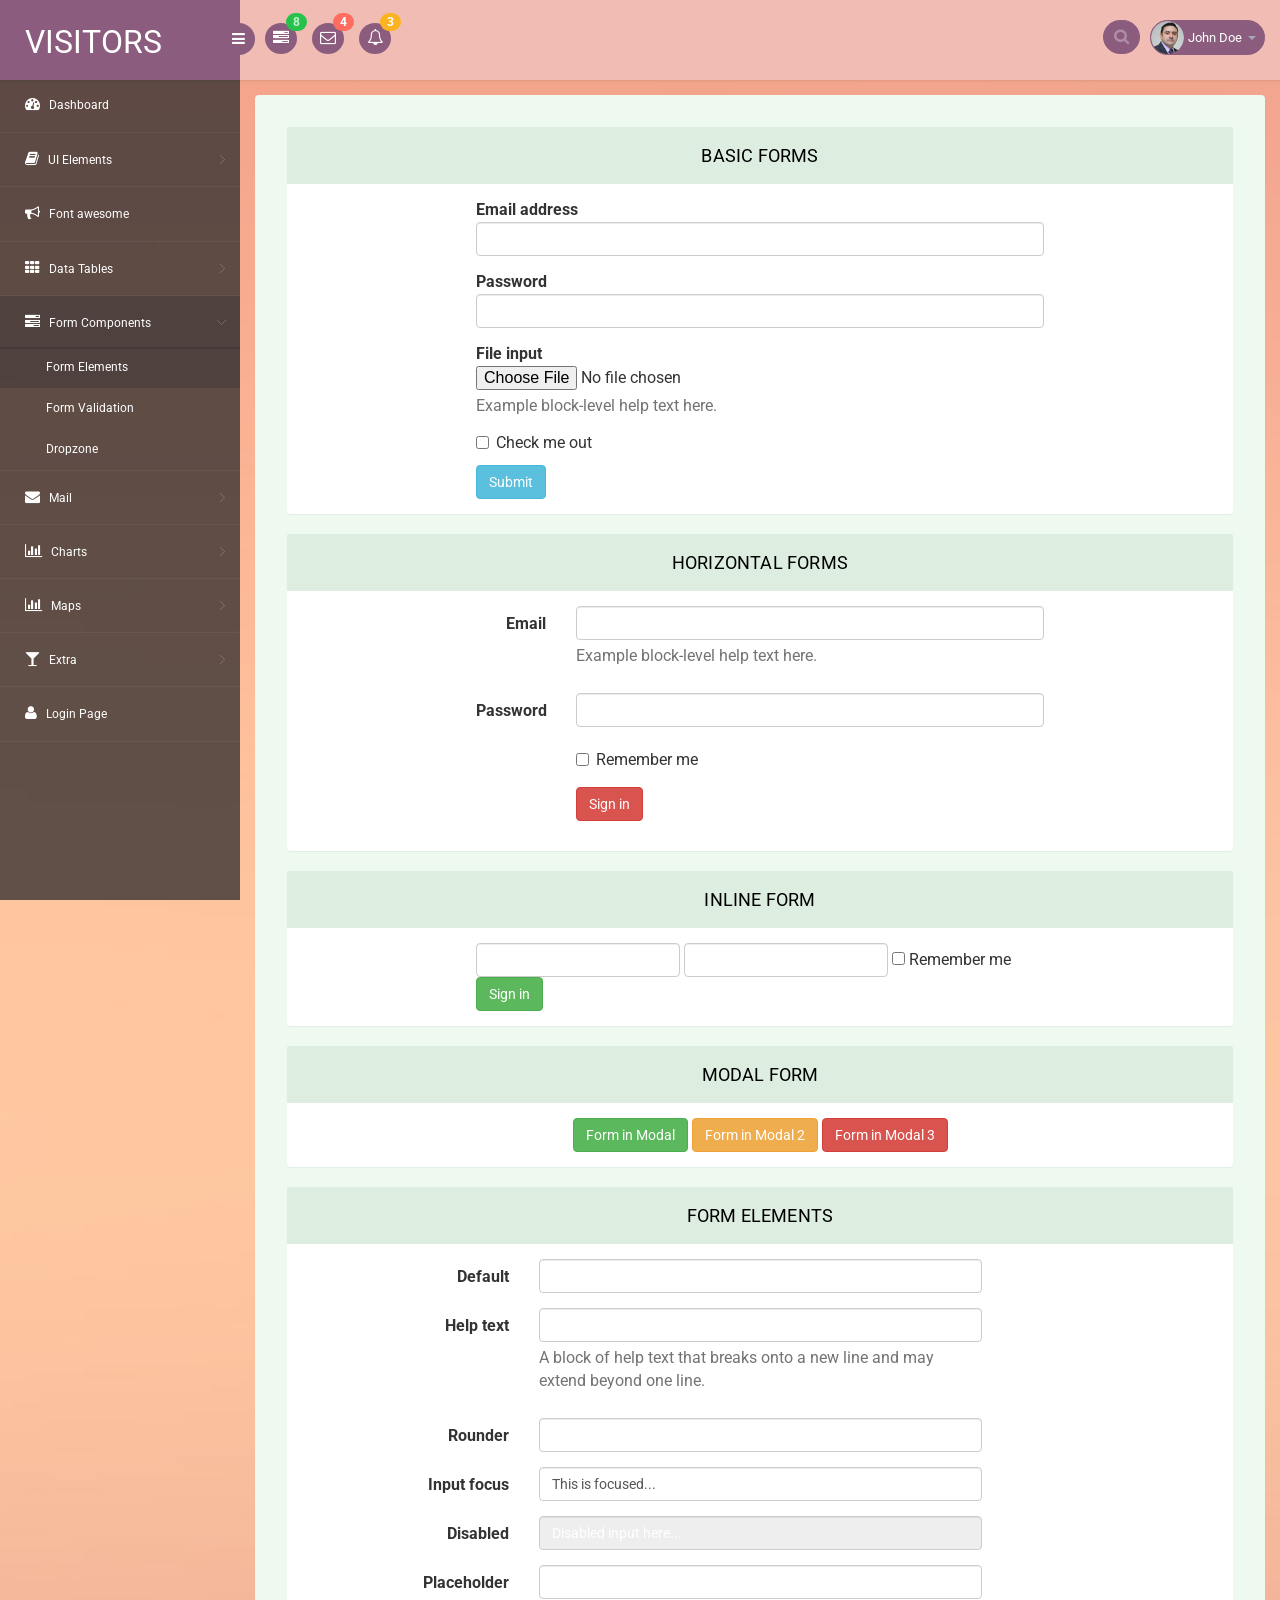
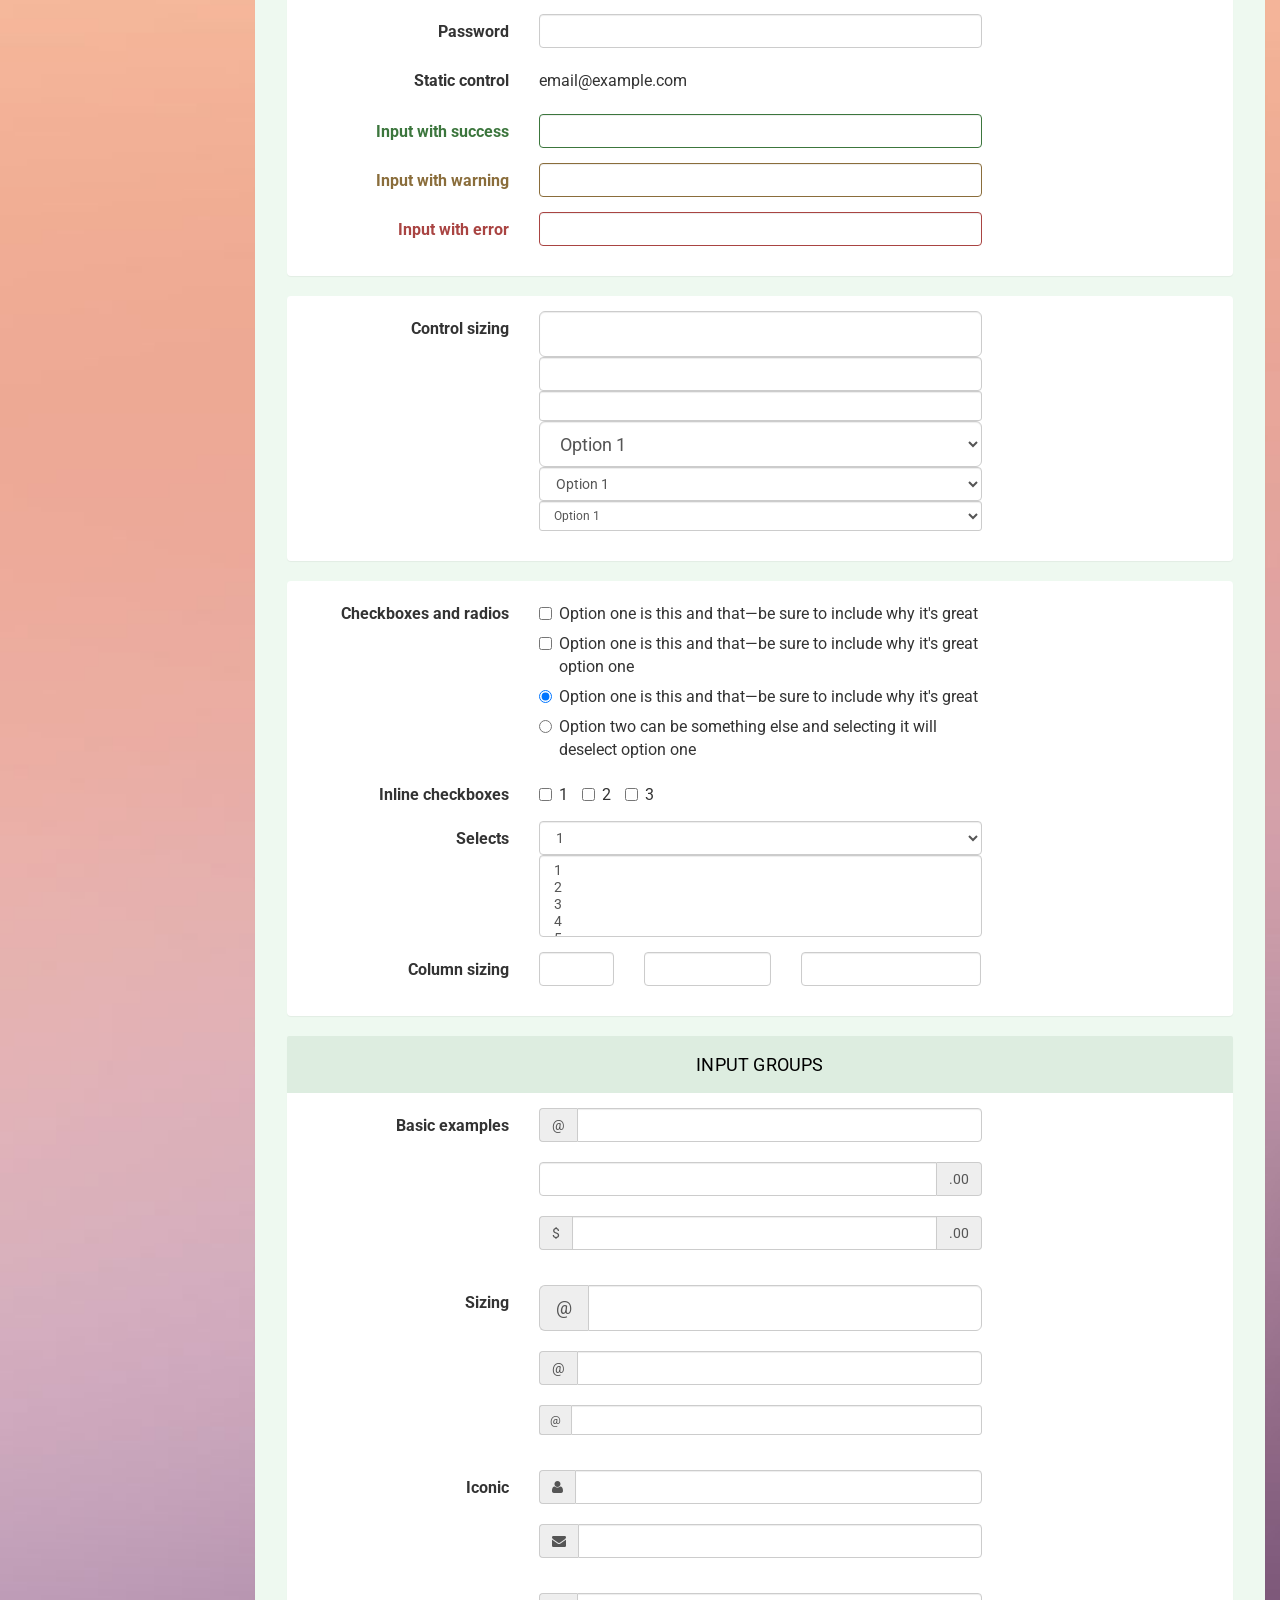
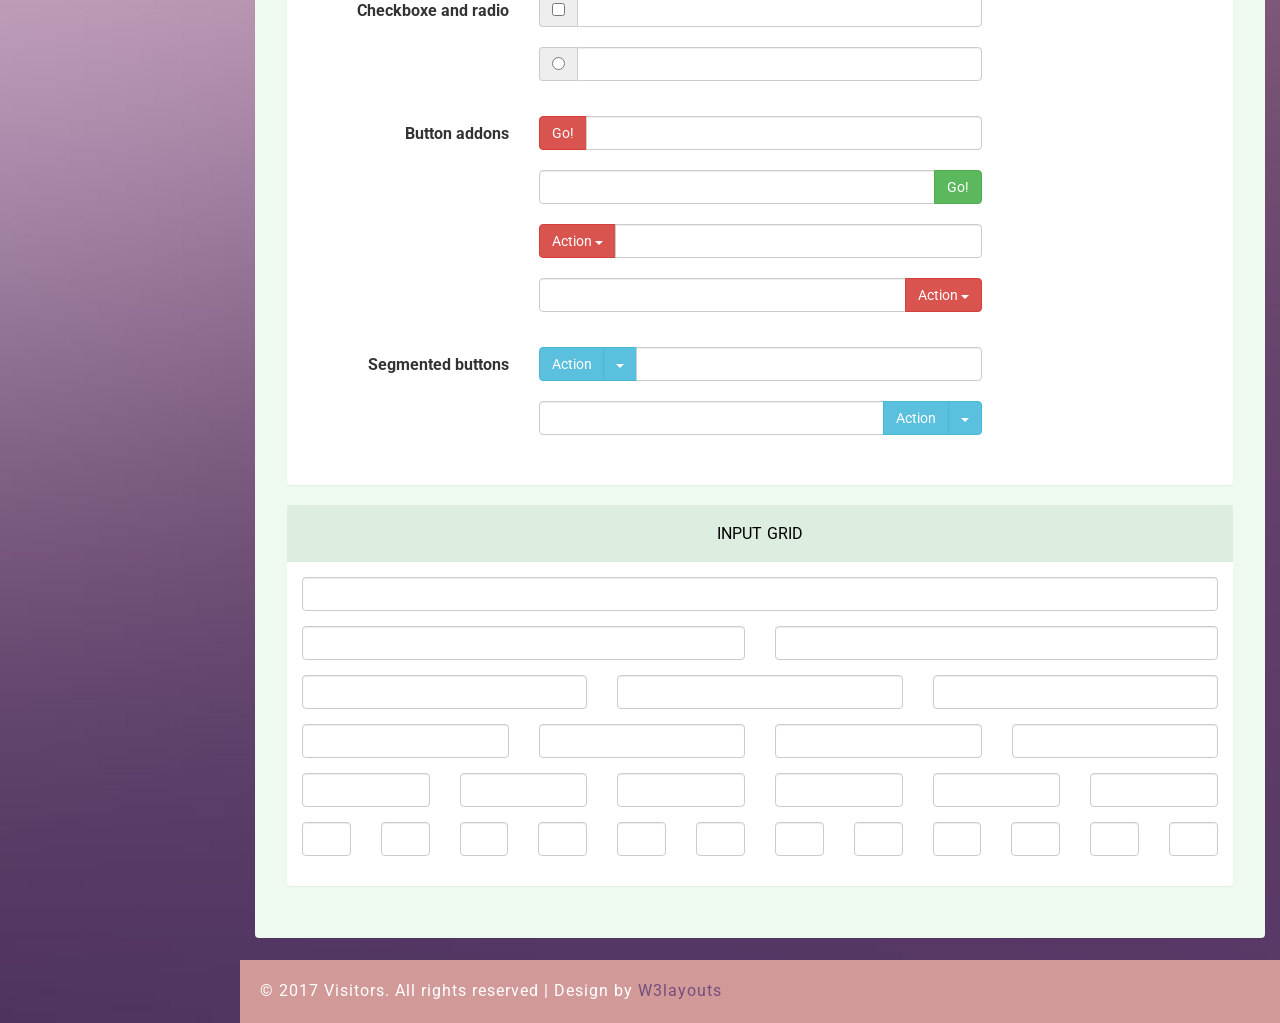
<file: public/admin_web/form_component.html>
<!--A Design by W3layouts
Author: W3layout
Author URL: http://w3layouts.com
License: Creative Commons Attribution 3.0 Unported
License URL: http://creativecommons.org/licenses/by/3.0/
-->
<!DOCTYPE html>
<head>
<title>Visitors an Admin Panel Category Bootstrap Responsive Website Template | Form_component :: w3layouts</title>
<meta name="viewport" content="width=device-width, initial-scale=1">
<meta http-equiv="Content-Type" content="text/html; charset=utf-8" />
<meta name="keywords" content="Visitors Responsive web template, Bootstrap Web Templates, Flat Web Templates, Android Compatible web template, 
Smartphone Compatible web template, free webdesigns for Nokia, Samsung, LG, SonyEricsson, Motorola web design" />
<script type="application/x-javascript"> addEventListener("load", function() { setTimeout(hideURLbar, 0); }, false); function hideURLbar(){ window.scrollTo(0,1); } </script>
<!-- bootstrap-css -->
<link rel="stylesheet" href="css/bootstrap.min.css" >
<!-- //bootstrap-css -->
<!-- Custom CSS -->
<link href="css/style.css" rel='stylesheet' type='text/css' />
<link href="css/style-responsive.css" rel="stylesheet"/>
<!-- font CSS -->
<link href='//fonts.googleapis.com/css?family=Roboto:400,100,100italic,300,300italic,400italic,500,500italic,700,700italic,900,900italic' rel='stylesheet' type='text/css'>
<!-- font-awesome icons -->
<link rel="stylesheet" href="css/font.css" type="text/css"/>
<link href="css/font-awesome.css" rel="stylesheet"> 
<!-- //font-awesome icons -->
<script src="js/jquery2.0.3.min.js"></script>
</head>
<body>
<section id="container">
<!--header start-->
<header class="header fixed-top clearfix">
<!--logo start-->
<div class="brand">

    <a href="index.html" class="logo">
        VISITORS
    </a>
    <div class="sidebar-toggle-box">
        <div class="fa fa-bars"></div>
    </div>
</div>
<!--logo end-->

<div class="nav notify-row" id="top_menu">
    <!--  notification start -->
    <ul class="nav top-menu">
        <!-- settings start -->
        <li class="dropdown">
            <a data-toggle="dropdown" class="dropdown-toggle" href="#">
                <i class="fa fa-tasks"></i>
                <span class="badge bg-success">8</span>
            </a>
            <ul class="dropdown-menu extended tasks-bar">
                <li>
                    <p class="">You have 8 pending tasks</p>
                </li>
                <li>
                    <a href="#">
                        <div class="task-info clearfix">
                            <div class="desc pull-left">
                                <h5>Target Sell</h5>
                                <p>25% , Deadline  12 June’13</p>
                            </div>
                                    <span class="notification-pie-chart pull-right" data-percent="45">
                            <span class="percent"></span>
                            </span>
                        </div>
                    </a>
                </li>
                <li>
                    <a href="#">
                        <div class="task-info clearfix">
                            <div class="desc pull-left">
                                <h5>Product Delivery</h5>
                                <p>45% , Deadline  12 June’13</p>
                            </div>
                                    <span class="notification-pie-chart pull-right" data-percent="78">
                            <span class="percent"></span>
                            </span>
                        </div>
                    </a>
                </li>
                <li>
                    <a href="#">
                        <div class="task-info clearfix">
                            <div class="desc pull-left">
                                <h5>Payment collection</h5>
                                <p>87% , Deadline  12 June’13</p>
                            </div>
                                    <span class="notification-pie-chart pull-right" data-percent="60">
                            <span class="percent"></span>
                            </span>
                        </div>
                    </a>
                </li>
                <li>
                    <a href="#">
                        <div class="task-info clearfix">
                            <div class="desc pull-left">
                                <h5>Target Sell</h5>
                                <p>33% , Deadline  12 June’13</p>
                            </div>
                                    <span class="notification-pie-chart pull-right" data-percent="90">
                            <span class="percent"></span>
                            </span>
                        </div>
                    </a>
                </li>

                <li class="external">
                    <a href="#">See All Tasks</a>
                </li>
            </ul>
        </li>
        <!-- settings end -->
        <!-- inbox dropdown start-->
        <li id="header_inbox_bar" class="dropdown">
            <a data-toggle="dropdown" class="dropdown-toggle" href="#">
                <i class="fa fa-envelope-o"></i>
                <span class="badge bg-important">4</span>
            </a>
            <ul class="dropdown-menu extended inbox">
                <li>
                    <p class="red">You have 4 Mails</p>
                </li>
                <li>
                    <a href="#">
                        <span class="photo"><img alt="avatar" src="images/3.png"></span>
                                <span class="subject">
                                <span class="from">Jonathan Smith</span>
                                <span class="time">Just now</span>
                                </span>
                                <span class="message">
                                    Hello, this is an example msg.
                                </span>
                    </a>
                </li>
                <li>
                    <a href="#">
                        <span class="photo"><img alt="avatar" src="images/1.png"></span>
                                <span class="subject">
                                <span class="from">Jane Doe</span>
                                <span class="time">2 min ago</span>
                                </span>
                                <span class="message">
                                    Nice admin template
                                </span>
                    </a>
                </li>
                <li>
                    <a href="#">
                        <span class="photo"><img alt="avatar" src="images/3.png"></span>
                                <span class="subject">
                                <span class="from">Tasi sam</span>
                                <span class="time">2 days ago</span>
                                </span>
                                <span class="message">
                                    This is an example msg.
                                </span>
                    </a>
                </li>
                <li>
                    <a href="#">
                        <span class="photo"><img alt="avatar" src="images/2.png"></span>
                                <span class="subject">
                                <span class="from">Mr. Perfect</span>
                                <span class="time">2 hour ago</span>
                                </span>
                                <span class="message">
                                    Hi there, its a test
                                </span>
                    </a>
                </li>
                <li>
                    <a href="#">See all messages</a>
                </li>
            </ul>
        </li>
        <!-- inbox dropdown end -->
        <!-- notification dropdown start-->
        <li id="header_notification_bar" class="dropdown">
            <a data-toggle="dropdown" class="dropdown-toggle" href="#">

                <i class="fa fa-bell-o"></i>
                <span class="badge bg-warning">3</span>
            </a>
            <ul class="dropdown-menu extended notification">
                <li>
                    <p>Notifications</p>
                </li>
                <li>
                    <div class="alert alert-info clearfix">
                        <span class="alert-icon"><i class="fa fa-bolt"></i></span>
                        <div class="noti-info">
                            <a href="#"> Server #1 overloaded.</a>
                        </div>
                    </div>
                </li>
                <li>
                    <div class="alert alert-danger clearfix">
                        <span class="alert-icon"><i class="fa fa-bolt"></i></span>
                        <div class="noti-info">
                            <a href="#"> Server #2 overloaded.</a>
                        </div>
                    </div>
                </li>
                <li>
                    <div class="alert alert-success clearfix">
                        <span class="alert-icon"><i class="fa fa-bolt"></i></span>
                        <div class="noti-info">
                            <a href="#"> Server #3 overloaded.</a>
                        </div>
                    </div>
                </li>

            </ul>
        </li>
        <!-- notification dropdown end -->
    </ul>
    <!--  notification end -->
</div>
<div class="top-nav clearfix">
    <!--search & user info start-->
    <ul class="nav pull-right top-menu">
        <li>
            <input type="text" class="form-control search" placeholder=" Search">
        </li>
        <!-- user login dropdown start-->
        <li class="dropdown">
            <a data-toggle="dropdown" class="dropdown-toggle" href="#">
                <img alt="" src="images/2.png">
                <span class="username">John Doe</span>
                <b class="caret"></b>
            </a>
            <ul class="dropdown-menu extended logout">
                <li><a href="#"><i class=" fa fa-suitcase"></i>Profile</a></li>
                <li><a href="#"><i class="fa fa-cog"></i> Settings</a></li>
                <li><a href="login.html"><i class="fa fa-key"></i> Log Out</a></li>
            </ul>
        </li>
        <!-- user login dropdown end -->
       
    </ul>
    <!--search & user info end-->
</div>
</header>
<!--header end-->
<!--sidebar start-->
<aside>
    <div id="sidebar" class="nav-collapse">
        <!-- sidebar menu start-->
        <div class="leftside-navigation">
            <ul class="sidebar-menu" id="nav-accordion">
                <li>
                    <a href="index.html">
                        <i class="fa fa-dashboard"></i>
                        <span>Dashboard</span>
                    </a>
                </li>
                
                <li class="sub-menu">
                    <a href="javascript:;">
                        <i class="fa fa-book"></i>
                        <span>UI Elements</span>
                    </a>
                    <ul class="sub">
						<li><a href="typography.html">Typography</a></li>
						<li><a href="glyphicon.html">glyphicon</a></li>
                        <li><a href="grids.html">Grids</a></li>
                    </ul>
                </li>
                <li>
                    <a href="fontawesome.html">
                        <i class="fa fa-bullhorn"></i>
                        <span>Font awesome </span>
                    </a>
                </li>
                <li class="sub-menu">
                    <a href="javascript:;">
                        <i class="fa fa-th"></i>
                        <span>Data Tables</span>
                    </a>
                    <ul class="sub">
                        <li><a href="basic_table.html">Basic Table</a></li>
                        <li><a href="responsive_table.html">Responsive Table</a></li>
                    </ul>
                </li>
                <li class="sub-menu">
                    <a class="active" href="javascript:;">
                        <i class="fa fa-tasks"></i>
                        <span>Form Components</span>
                    </a>
                    <ul class="sub">
                        <li><a class="active" href="form_component.html">Form Elements</a></li>
                        <li><a href="form_validation.html">Form Validation</a></li>
						<li><a href="dropzone.html">Dropzone</a></li>
                    </ul>
                </li>
                <li class="sub-menu">
                    <a href="javascript:;">
                        <i class="fa fa-envelope"></i>
                        <span>Mail </span>
                    </a>
                    <ul class="sub">
                        <li><a href="mail.html">Inbox</a></li>
                        <li><a href="mail_compose.html">Compose Mail</a></li>
                    </ul>
                </li>
                <li class="sub-menu">
                    <a href="javascript:;">
                        <i class=" fa fa-bar-chart-o"></i>
                        <span>Charts</span>
                    </a>
                    <ul class="sub">
                        <li><a href="chartjs.html">Chart js</a></li>
                        <li><a href="flot_chart.html">Flot Charts</a></li>
                    </ul>
                </li>
                <li class="sub-menu">
                    <a href="javascript:;">
                        <i class=" fa fa-bar-chart-o"></i>
                        <span>Maps</span>
                    </a>
                    <ul class="sub">
                        <li><a href="google_map.html">Google Map</a></li>
                        <li><a href="vector_map.html">Vector Map</a></li>
                    </ul>
                </li>
                <li class="sub-menu">
                    <a href="javascript:;">
                        <i class="fa fa-glass"></i>
                        <span>Extra</span>
                    </a>
                    <ul class="sub">
                        <li><a href="gallery.html">Gallery</a></li>
						<li><a href="404.html">404 Error</a></li>
                        <li><a href="registration.html">Registration</a></li>
                    </ul>
                </li>
                <li>
                    <a href="login.html">
                        <i class="fa fa-user"></i>
                        <span>Login Page</span>
                    </a>
                </li>
            </ul>            </div>
        <!-- sidebar menu end-->
    </div>
</aside>
<!--sidebar end-->
<!--main content start-->
<section id="main-content">
	<section class="wrapper">
	<div class="form-w3layouts">
        <!-- page start-->
        <!-- page start-->
        <div class="row">
            <div class="col-lg-12">
                    <section class="panel">
                        <header class="panel-heading">
                            Basic Forms
                        </header>
                        <div class="panel-body">
                            <div class="position-center">
                                <form role="form">
                                <div class="form-group">
                                    <label for="exampleInputEmail1">Email address</label>
                                    <input type="email" class="form-control" id="exampleInputEmail1" placeholder="Enter email">
                                </div>
                                <div class="form-group">
                                    <label for="exampleInputPassword1">Password</label>
                                    <input type="password" class="form-control" id="exampleInputPassword1" placeholder="Password">
                                </div>
                                <div class="form-group">
                                    <label for="exampleInputFile">File input</label>
                                    <input type="file" id="exampleInputFile">
                                    <p class="help-block">Example block-level help text here.</p>
                                </div>
                                <div class="checkbox">
                                    <label>
                                        <input type="checkbox"> Check me out
                                    </label>
                                </div>
                                <button type="submit" class="btn btn-info">Submit</button>
                            </form>
                            </div>

                        </div>
                    </section>

            </div>
            <div class="col-lg-12">
                <section class="panel">
                    <header class="panel-heading">
                        Horizontal Forms
                    </header>
                    <div class="panel-body">
                        <div class="position-center">
                            <form class="form-horizontal" role="form">
                            <div class="form-group">
                                <label for="inputEmail1" class="col-lg-2 col-sm-2 control-label">Email</label>
                                <div class="col-lg-10">
                                    <input type="email" class="form-control" id="inputEmail1" placeholder="Email">
                                    <p class="help-block">Example block-level help text here.</p>
                                </div>
                            </div>
                            <div class="form-group">
                                <label for="inputPassword1" class="col-lg-2 col-sm-2 control-label">Password</label>
                                <div class="col-lg-10">
                                    <input type="password" class="form-control" id="inputPassword1" placeholder="Password">
                                </div>
                            </div>
                            <div class="form-group">
                                <div class="col-lg-offset-2 col-lg-10">
                                    <div class="checkbox">
                                        <label>
                                            <input type="checkbox"> Remember me
                                        </label>
                                    </div>
                                </div>
                            </div>
                            <div class="form-group">
                                <div class="col-lg-offset-2 col-lg-10">
                                    <button type="submit" class="btn btn-danger">Sign in</button>
                                </div>
                            </div>
                        </form>
                        </div>
                    </div>
                </section>

            </div>
        </div>
        <div class="row">
            <div class="col-lg-12">
                <section class="panel">
                    <header class="panel-heading">
                        Inline form
                    </header>
                    <div class="panel-body">
                        <div class="position-center">
                            <form class="form-inline" role="form">
                            <div class="form-group">
                                <label class="sr-only" for="exampleInputEmail2">Email address</label>
                                <input type="email" class="form-control" id="exampleInputEmail2" placeholder="Enter email">
                            </div>
                            <div class="form-group">
                                <label class="sr-only" for="exampleInputPassword2">Password</label>
                                <input type="password" class="form-control" id="exampleInputPassword2" placeholder="Password">
                            </div>
                            <div class="checkbox">
                                <label>
                                    <input type="checkbox"> Remember me
                                </label>
                            </div>
                            <button type="submit" class="btn btn-success">Sign in</button>
                        </form>
                        </div>
                    </div>
                </section>

            </div>
        </div>

        <div class="row">
            <div class="col-lg-12">
                <section class="panel">
                    <header class="panel-heading">
                        Modal form
                    </header>
                    <div class="panel-body">
                        <div class="position-center ">
                            <div class="text-center">
                                <a href="#myModal" data-toggle="modal" class="btn btn-success">
                                    Form in Modal
                                </a>
                                <a href="#myModal-1" data-toggle="modal" class="btn btn-warning">
                                    Form in Modal 2
                                </a>
                                <a href="#myModal-2" data-toggle="modal" class="btn btn-danger">
                                    Form in Modal 3
                                </a>
                            </div>

                            <div aria-hidden="true" aria-labelledby="myModalLabel" role="dialog" tabindex="-1" id="myModal" class="modal fade">
                            <div class="modal-dialog">
                                <div class="modal-content">
                                    <div class="modal-header">
                                        <button aria-hidden="true" data-dismiss="modal" class="close" type="button">×</button>
                                        <h4 class="modal-title">Form Tittle</h4>
                                    </div>
                                    <div class="modal-body">

                                        <form role="form">
                                            <div class="form-group">
                                                <label for="exampleInputEmail1">Email address</label>
                                                <input type="email" class="form-control" id="exampleInputEmail3" placeholder="Enter email">
                                            </div>
                                            <div class="form-group">
                                                <label for="exampleInputPassword1">Password</label>
                                                <input type="password" class="form-control" id="exampleInputPassword3" placeholder="Password">
                                            </div>
                                            <div class="form-group">
                                                <label for="exampleInputFile">File input</label>
                                                <input type="file" id="exampleInputFile3">
                                                <p class="help-block">Example block-level help text here.</p>
                                            </div>
                                            <div class="checkbox">
                                                <label>
                                                    <input type="checkbox"> Check me out
                                                </label>
                                            </div>
                                            <button type="submit" class="btn btn-default">Submit</button>
                                        </form>
                                    </div>
                                </div>
                            </div>
                        </div>
                            <div aria-hidden="true" aria-labelledby="myModalLabel" role="dialog" tabindex="-1" id="myModal-1" class="modal fade">
                            <div class="modal-dialog">
                                <div class="modal-content">
                                    <div class="modal-header">
                                        <button aria-hidden="true" data-dismiss="modal" class="close" type="button">×</button>
                                        <h4 class="modal-title">Form Tittle</h4>
                                    </div>
                                    <div class="modal-body">

                                        <form class="form-horizontal" role="form">
                                            <div class="form-group">
                                                <label for="inputEmail1" class="col-lg-2 col-sm-2 control-label">Email</label>
                                                <div class="col-lg-10">
                                                    <input type="email" class="form-control" id="inputEmail4" placeholder="Email">
                                                </div>
                                            </div>
                                            <div class="form-group">
                                                <label for="inputPassword1" class="col-lg-2 col-sm-2 control-label">Password</label>
                                                <div class="col-lg-10">
                                                    <input type="password" class="form-control" id="inputPassword4" placeholder="Password">
                                                </div>
                                            </div>
                                            <div class="form-group">
                                                <div class="col-lg-offset-2 col-lg-10">
                                                    <div class="checkbox">
                                                        <label>
                                                            <input type="checkbox"> Remember me
                                                        </label>
                                                    </div>
                                                </div>
                                            </div>
                                            <div class="form-group">
                                                <div class="col-lg-offset-2 col-lg-10">
                                                    <button type="submit" class="btn btn-default">Sign in</button>
                                                </div>
                                            </div>
                                        </form>

                                    </div>

                                </div>
                            </div>
                        </div>
                            <div aria-hidden="true" aria-labelledby="myModalLabel" role="dialog" tabindex="-1" id="myModal-2" class="modal fade">
                            <div class="modal-dialog">
                                <div class="modal-content">
                                    <div class="modal-header">
                                        <button aria-hidden="true" data-dismiss="modal" class="close" type="button">×</button>
                                        <h4 class="modal-title">Form Tittle</h4>
                                    </div>
                                    <div class="modal-body">
                                        <form class="form-inline" role="form">
                                            <div class="form-group">
                                                <label class="sr-only" for="exampleInputEmail2">Email address</label>
                                                <input type="email" class="form-control sm-input" id="exampleInputEmail5" placeholder="Enter email">
                                            </div>
                                            <div class="form-group">
                                                <label class="sr-only" for="exampleInputPassword2">Password</label>
                                                <input type="password" class="form-control sm-input" id="exampleInputPassword5" placeholder="Password">
                                            </div>
                                            <div class="checkbox">
                                                <label>
                                                    <input type="checkbox"> Remember me
                                                </label>
                                            </div>
                                            <button type="submit" class="btn btn-default">Sign in</button>
                                        </form>

                                    </div>

                                </div>
                            </div>
                        </div>

                        </div>
                    </div>
                </section>
            </div>
        </div>

        <div class="row">
        <div class="col-lg-12">
        <section class="panel">
            <header class="panel-heading">
                Form Elements
            </header>
            <div class="panel-body">
                <form class="form-horizontal bucket-form" method="get">
                    <div class="form-group">
                        <label class="col-sm-3 control-label">Default</label>
                        <div class="col-sm-6">
                            <input type="text" class="form-control">
                        </div>
                    </div>
                    <div class="form-group">
                        <label class="col-sm-3 control-label">Help text</label>
                        <div class="col-sm-6">
                            <input type="text" class="form-control">
                            <span class="help-block">A block of help text that breaks onto a new line and may extend beyond one line.</span>
                        </div>
                    </div>
                    <div class="form-group">
                        <label class="col-sm-3 control-label">Rounder</label>
                        <div class="col-sm-6">
                            <input type="text" class="form-control round-input">
                        </div>
                    </div>
                    <div class="form-group">
                        <label class="col-sm-3 control-label">Input focus</label>
                        <div class="col-sm-6">
                            <input class="form-control" id="focusedInput" type="text" value="This is focused...">
                        </div>
                    </div>
                    <div class="form-group">
                        <label class="col-sm-3 control-label">Disabled</label>
                        <div class="col-sm-6">
                            <input class="form-control" id="disabledInput" type="text" placeholder="Disabled input here..." disabled="">
                        </div>
                    </div>
                    <div class="form-group">
                        <label class="col-sm-3 control-label">Placeholder</label>
                        <div class="col-sm-6">
                            <input type="text" class="form-control" placeholder="placeholder">
                        </div>
                    </div>
                    <div class="form-group">
                        <label class="col-sm-3 control-label">Password</label>
                        <div class="col-sm-6">
                            <input type="password" class="form-control" placeholder="">
                        </div>
                    </div>
                    <div class="form-group">
                        <label class=" col-sm-3 control-label">Static control</label>
                        <div class="col-lg-6">
                            <p class="form-control-static">email@example.com</p>
                        </div>
                    </div>
                    <div class="form-group has-success">
                        <label class="col-sm-3 control-label col-lg-3" for="inputSuccess">Input with success</label>
                        <div class="col-lg-6">
                            <input type="text" class="form-control" id="inputSuccess">
                        </div>
                    </div>
                    <div class="form-group has-warning">
                        <label class="col-sm-3 control-label col-lg-3" for="inputWarning">Input with warning</label>
                        <div class="col-lg-6">
                            <input type="text" class="form-control" id="inputWarning">
                        </div>
                    </div>
                    <div class="form-group has-error">
                        <label class="col-sm-3 control-label col-lg-3" for="inputError">Input with error</label>
                        <div class="col-lg-6">
                            <input type="text" class="form-control" id="inputError">
                        </div>
                    </div>
                </form>
            </div>
        </section>

        <section class="panel">
            <div class="panel-body">
                <form class="form-horizontal bucket-form" method="get">
                    <div class="form-group">
                        <label class="col-sm-3 control-label col-lg-3" for="inputSuccess">Control sizing</label>
                        <div class="col-lg-6">
                            <input class="form-control input-lg m-bot15" type="text" placeholder=".input-lg">
                            <input class="form-control m-bot15" type="text" placeholder="Default input">
                            <input class="form-control input-sm m-bot15" type="text" placeholder=".input-sm">

                            <select class="form-control input-lg m-bot15">
                                <option>Option 1</option>
                                <option>Option 2</option>
                                <option>Option 3</option>
                            </select>
                            <select class="form-control m-bot15">
                                <option>Option 1</option>
                                <option>Option 2</option>
                                <option>Option 3</option>
                            </select>
                            <select class="form-control input-sm m-bot15">
                                <option>Option 1</option>
                                <option>Option 2</option>
                                <option>Option 3</option>
                            </select>
                        </div>
                    </div>
                </form>
            </div>
        </section>
        <section class="panel">
            <div class="panel-body">
                <form class="form-horizontal bucket-form" method="get">
                    <div class="form-group">
                        <label class="col-sm-3 control-label col-lg-3" for="inputSuccess">Checkboxes and radios</label>
                        <div class="col-lg-6">
                            <div class="checkbox">
                                <label>
                                    <input type="checkbox" value="">
                                    Option one is this and that—be sure to include why it's great
                                </label>
                            </div>

                            <div class="checkbox">
                                <label>
                                    <input type="checkbox" value="">
                                    Option one is this and that—be sure to include why it's great option one
                                </label>
                            </div>

                            <div class="radio">
                                <label>
                                    <input type="radio" name="optionsRadios" id="optionsRadios1" value="option1" checked="">
                                    Option one is this and that—be sure to include why it's great
                                </label>
                            </div>
                            <div class="radio">
                                <label>
                                    <input type="radio" name="optionsRadios" id="optionsRadios2" value="option2">
                                    Option two can be something else and selecting it will deselect option one
                                </label>
                            </div>

                        </div>
                    </div>
                    <div class="form-group">
                        <label class="col-sm-3 control-label col-lg-3" for="inputSuccess">Inline checkboxes</label>
                        <div class="col-lg-6">
                            <label class="checkbox-inline">
                                <input type="checkbox" id="inlineCheckbox1" value="option1"> 1
                            </label>
                            <label class="checkbox-inline">
                                <input type="checkbox" id="inlineCheckbox2" value="option2"> 2
                            </label>
                            <label class="checkbox-inline">
                                <input type="checkbox" id="inlineCheckbox3" value="option3"> 3
                            </label>

                        </div>
                    </div>
                    <div class="form-group">
                        <label class="col-sm-3 control-label col-lg-3" for="inputSuccess">Selects</label>
                        <div class="col-lg-6">
                            <select class="form-control m-bot15">
                                <option>1</option>
                                <option>2</option>
                                <option>3</option>
                                <option>4</option>
                                <option>5</option>
                            </select>

                            <select multiple="" class="form-control">
                                <option>1</option>
                                <option>2</option>
                                <option>3</option>
                                <option>4</option>
                                <option>5</option>
                            </select>
                        </div>
                    </div>

                    <div class="form-group">
                        <label class="col-sm-3 control-label col-lg-3" for="inputSuccess">Column sizing</label>
                        <div class="col-lg-8">
                            <div class="row">
                                <div class="col-lg-2">
                                    <input type="text" class="form-control" placeholder=".col-lg-2">
                                </div>
                                <div class="col-lg-3">
                                    <input type="text" class="form-control" placeholder=".col-lg-3">
                                </div>
                                <div class="col-lg-4">
                                    <input type="text" class="form-control" placeholder=".col-lg-4">
                                </div>
                            </div>

                        </div>
                    </div>

                </form>
            </div>
        </section>

        <section class="panel">
            <header class="panel-heading">
                Input groups
            </header>
            <div class="panel-body">
                <form class="form-horizontal bucket-form" method="get">
                    <div class="form-group">
                        <label class="col-sm-3 control-label col-lg-3">Basic examples</label>
                        <div class="col-lg-6">
                            <div class="input-group m-bot15">
                                <span class="input-group-addon btn-success">@</span>
                                <input type="text" class="form-control" placeholder="Username">
                            </div>

                            <div class="input-group m-bot15">
                                <input type="text" class="form-control">
                                <span class="input-group-addon btn-warning">.00</span>
                            </div>

                            <div class="input-group m-bot15">
                                <span class="input-group-addon">$</span>
                                <input type="text" class="form-control">
                                <span class="input-group-addon ">.00</span>
                            </div>
                        </div>
                    </div>
                    <div class="form-group">
                        <label class="col-sm-3 control-label col-lg-3">Sizing</label>
                        <div class="col-lg-6">
                            <div class="input-group input-group-lg m-bot15">
                                <span class="input-group-addon btn-danger">@</span>
                                <input type="text" class="form-control input-lg" placeholder="Username">
                            </div>

                            <div class="input-group m-bot15">
                                <span class="input-group-addon">@</span>
                                <input type="text" class="form-control" placeholder="Username">
                            </div>

                            <div class="input-group input-group-sm m-bot15">
                                <span class="input-group-addon">@</span>
                                <input type="text" class="form-control" placeholder="Username">
                            </div>

                        </div>
                    </div>
                    <div class="form-group">
                        <label class="col-sm-3 control-label col-lg-3">Iconic</label>
                        <div class="col-lg-6">
                            <div class="input-group m-bot15">
                                <span class="input-group-addon btn-white"><i class="fa fa-user"></i></span>
                                <input type="text" class="form-control" placeholder="Username">
                            </div>
                            <div class="input-group m-bot15">
                                <span class="input-group-addon btn-white"><i class="fa fa-envelope"></i></span>
                                <input type="text" class="form-control" placeholder="Email">
                            </div>
                        </div>
                    </div>
                    <div class="form-group">
                        <label class="col-sm-3 control-label col-lg-3">Checkboxe and radio</label>
                        <div class="col-lg-6">
                            <div class="input-group m-bot15">
                                              <span class="input-group-addon">
                                                <input type="checkbox">
                                              </span>
                                <input type="text" class="form-control">
                            </div>

                            <div class="input-group m-bot15">
                                              <span class="input-group-addon">
                                                <input type="radio">
                                              </span>
                                <input type="text" class="form-control">
                            </div>

                        </div>
                    </div>
                    <div class="form-group">
                        <label class="col-sm-3 control-label col-lg-3">Button addons</label>
                        <div class="col-lg-6">
                            <div class="input-group m-bot15">
                                              <span class="input-group-btn">
                                                <button class="btn btn-danger" type="button">Go!</button>
                                              </span>
                                <input type="text" class="form-control">
                            </div>

                            <div class="input-group m-bot15">
                                <input type="text" class="form-control">
                                              <span class="input-group-btn">
                                                <button class="btn btn-success" type="button">Go!</button>
                                              </span>
                            </div>

                            <div class="input-group m-bot15">
                                <div class="input-group-btn">
                                    <button type="button" class="btn btn-danger dropdown-toggle" data-toggle="dropdown">Action <span class="caret"></span></button>
                                    <ul class="dropdown-menu">
                                        <li><a href="#">Action</a></li>
                                        <li><a href="#">Another action</a></li>
                                        <li><a href="#">Something else here</a></li>
                                        <li class="divider"></li>
                                        <li><a href="#">Separated link</a></li>
                                    </ul>
                                </div>
                                <input type="text" class="form-control">
                            </div>
                            <div class="input-group m-bot15">
                                <input type="text" class="form-control">
                                <div class="input-group-btn">
                                    <button type="button" class="btn btn-danger dropdown-toggle" data-toggle="dropdown">Action <span class="caret"></span></button>
                                    <ul class="dropdown-menu pull-right">
                                        <li><a href="#">Action</a></li>
                                        <li><a href="#">Another action</a></li>
                                        <li><a href="#">Something else here</a></li>
                                        <li class="divider"></li>
                                        <li><a href="#">Separated link</a></li>
                                    </ul>
                                </div>
                            </div>

                        </div>
                    </div>

                    <div class="form-group">
                        <label class="col-sm-3 control-label col-lg-3">Segmented buttons</label>
                        <div class="col-lg-6">
                            <div class="input-group m-bot15">
                                <div class="input-group-btn">
                                    <button tabindex="-1" class="btn btn-info" type="button">Action</button>
                                    <button tabindex="-1" data-toggle="dropdown" class="btn btn-info dropdown-toggle" type="button">
                                        <span class="caret"></span>
                                    </button>
                                    <ul role="menu" class="dropdown-menu">
                                        <li><a href="#">Action</a></li>
                                        <li><a href="#">Another action</a></li>
                                        <li><a href="#">Something else here</a></li>
                                        <li class="divider"></li>
                                        <li><a href="#">Separated link</a></li>
                                    </ul>
                                </div>
                                <input type="text" class="form-control">
                            </div>

                            <div class="input-group m-bot15">
                                <input type="text" class="form-control">
                                <div class="input-group-btn">
                                    <button tabindex="-1" class="btn btn-info" type="button">Action</button>
                                    <button tabindex="-1" data-toggle="dropdown" class="btn btn-info dropdown-toggle" type="button">
                                        <span class="caret"></span>
                                    </button>
                                    <ul role="menu" class="dropdown-menu pull-right">
                                        <li><a href="#">Action</a></li>
                                        <li><a href="#">Another action</a></li>
                                        <li><a href="#">Something else here</a></li>
                                        <li class="divider"></li>
                                        <li><a href="#">Separated link</a></li>
                                    </ul>
                                </div>
                            </div>
                        </div>
                    </div>

                </form>
            </div>
        </section>

        </div>
        </div>

        <div class="row">
            <div class="col-md-12">

                <div data-collapsed="0" class="panel">

                    <div class="panel-heading">
                        <div class="panel-title">
                            Input Grid
                        </div>
                    </div>

                    <div class="panel-body">

                        <div class="row">

                            <div class="col-md-12 form-group">
                                <input type="text" placeholder=".col-md-12" class="form-control">
                            </div>

                            <div class="col-md-6 form-group">
                                <input type="text" placeholder=".col-md-6" class="form-control">
                            </div>

                            <div class="col-md-6 form-group">
                                <input type="text" placeholder=".col-md-6" class="form-control">
                            </div>


                            <div class="col-md-4 form-group">
                                <input type="text" placeholder=".col-md-4" class="form-control">
                            </div>

                            <div class="col-md-4 form-group">
                                <input type="text" placeholder=".col-md-4" class="form-control">
                            </div>

                            <div class="col-md-4 form-group">
                                <input type="text" placeholder=".col-md-4" class="form-control">
                            </div>


                            <div class="col-md-3 form-group">
                                <input type="text" placeholder=".col-md-3" class="form-control">
                            </div>

                            <div class="col-md-3 form-group">
                                <input type="text" placeholder=".col-md-3" class="form-control">
                            </div>

                            <div class="col-md-3 form-group">
                                <input type="text" placeholder=".col-md-3" class="form-control">
                            </div>

                            <div class="col-md-3 form-group">
                                <input type="text" placeholder=".col-md-3" class="form-control">
                            </div>


                            <div class="col-md-2 form-group">
                                <input type="text" placeholder=".col-md-2" class="form-control">
                            </div>

                            <div class="col-md-2 form-group">
                                <input type="text" placeholder=".col-md-2" class="form-control">
                            </div>

                            <div class="col-md-2 form-group">
                                <input type="text" placeholder=".col-md-2" class="form-control">
                            </div>

                            <div class="col-md-2 form-group">
                                <input type="text" placeholder=".col-md-2" class="form-control">
                            </div>

                            <div class="col-md-2 form-group">
                                <input type="text" placeholder=".col-md-2" class="form-control">
                            </div>

                            <div class="col-md-2 form-group">
                                <input type="text" placeholder=".col-md-2" class="form-control">
                            </div>


                            <div class="col-md-1 form-group">
                                <input type="text" placeholder=".col-md-1" class="form-control">
                            </div>

                            <div class="col-md-1 form-group">
                                <input type="text" placeholder=".col-md-1" class="form-control">
                            </div>

                            <div class="col-md-1 form-group">
                                <input type="text" placeholder=".col-md-1" class="form-control">
                            </div>

                            <div class="col-md-1 form-group">
                                <input type="text" placeholder=".col-md-1" class="form-control">
                            </div>

                            <div class="col-md-1 form-group">
                                <input type="text" placeholder=".col-md-1" class="form-control">
                            </div>

                            <div class="col-md-1 form-group">
                                <input type="text" placeholder=".col-md-1" class="form-control">
                            </div>

                            <div class="col-md-1 form-group">
                                <input type="text" placeholder=".col-md-1" class="form-control">
                            </div>

                            <div class="col-md-1 form-group">
                                <input type="text" placeholder=".col-md-1" class="form-control">
                            </div>

                            <div class="col-md-1 form-group">
                                <input type="text" placeholder=".col-md-1" class="form-control">
                            </div>

                            <div class="col-md-1 form-group">
                                <input type="text" placeholder=".col-md-1" class="form-control">
                            </div>

                            <div class="col-md-1 form-group">
                                <input type="text" placeholder=".col-md-1" class="form-control">
                            </div>

                            <div class="col-md-1 form-group">
                                <input type="text" placeholder=".col-md-1" class="form-control">
                            </div>
                        </div>

                    </div>

                </div>

            </div>
        </div>


        <!-- page end-->
        </div>
</section>
 <!-- footer -->
		  <div class="footer">
			<div class="wthree-copyright">
			  <p>© 2017 Visitors. All rights reserved | Design by <a href="http://w3layouts.com">W3layouts</a></p>
			</div>
		  </div>
  <!-- / footer -->
</section>

<!--main content end-->
</section>
<script src="js/bootstrap.js"></script>
<script src="js/jquery.dcjqaccordion.2.7.js"></script>
<script src="js/scripts.js"></script>
<script src="js/jquery.slimscroll.js"></script>
<script src="js/jquery.nicescroll.js"></script>
<!--[if lte IE 8]><script language="javascript" type="text/javascript" src="js/flot-chart/excanvas.min.js"></script><![endif]-->
<script src="js/jquery.scrollTo.js"></script>
</body>
</html>
</file>
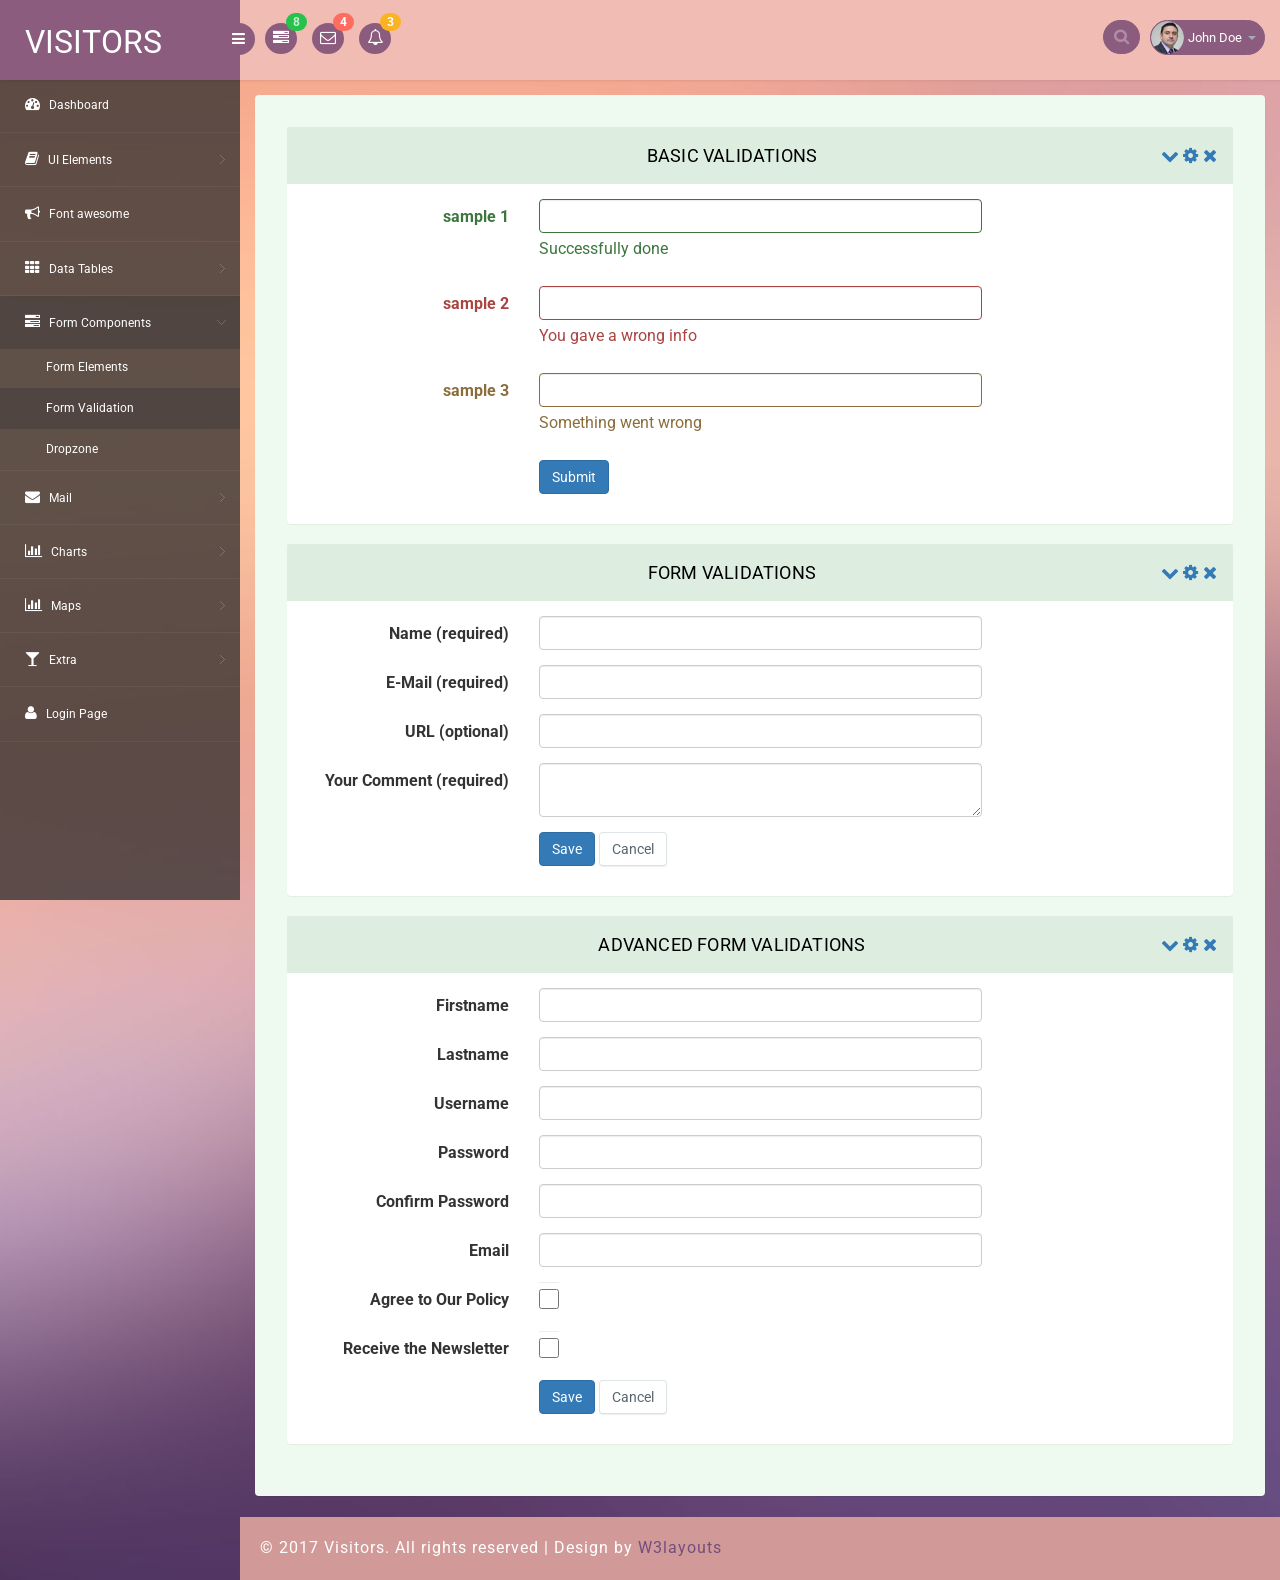
<file: public/admin_web/form_validation.html>
<!--A Design by W3layouts
Author: W3layout
Author URL: http://w3layouts.com
License: Creative Commons Attribution 3.0 Unported
License URL: http://creativecommons.org/licenses/by/3.0/
-->
<!DOCTYPE html>
<head>
<title>Visitors an Admin Panel Category Bootstrap Responsive Website Template | Form_validation :: w3layouts</title>
<meta name="viewport" content="width=device-width, initial-scale=1">
<meta http-equiv="Content-Type" content="text/html; charset=utf-8" />
<meta name="keywords" content="Visitors Responsive web template, Bootstrap Web Templates, Flat Web Templates, Android Compatible web template, 
Smartphone Compatible web template, free webdesigns for Nokia, Samsung, LG, SonyEricsson, Motorola web design" />
<script type="application/x-javascript"> addEventListener("load", function() { setTimeout(hideURLbar, 0); }, false); function hideURLbar(){ window.scrollTo(0,1); } </script>
<!-- bootstrap-css -->
<link rel="stylesheet" href="css/bootstrap.min.css" >
<!-- //bootstrap-css -->
<!-- Custom CSS -->
<link href="css/style.css" rel='stylesheet' type='text/css' />
<link href="css/style-responsive.css" rel="stylesheet"/>
<!-- font CSS -->
<link href='//fonts.googleapis.com/css?family=Roboto:400,100,100italic,300,300italic,400italic,500,500italic,700,700italic,900,900italic' rel='stylesheet' type='text/css'>
<!-- font-awesome icons -->
<link rel="stylesheet" href="css/font.css" type="text/css"/>
<link href="css/font-awesome.css" rel="stylesheet"> 
<!-- //font-awesome icons -->
<script src="js/jquery2.0.3.min.js"></script>
</head>
<body>
<section id="container">
<!--header start-->
<header class="header fixed-top clearfix">
<!--logo start-->
<div class="brand">

    <a href="index.html" class="logo">
        VISITORS
    </a>
    <div class="sidebar-toggle-box">
        <div class="fa fa-bars"></div>
    </div>
</div>
<!--logo end-->

<div class="nav notify-row" id="top_menu">
    <!--  notification start -->
    <ul class="nav top-menu">
        <!-- settings start -->
        <li class="dropdown">
            <a data-toggle="dropdown" class="dropdown-toggle" href="#">
                <i class="fa fa-tasks"></i>
                <span class="badge bg-success">8</span>
            </a>
            <ul class="dropdown-menu extended tasks-bar">
                <li>
                    <p class="">You have 8 pending tasks</p>
                </li>
                <li>
                    <a href="#">
                        <div class="task-info clearfix">
                            <div class="desc pull-left">
                                <h5>Target Sell</h5>
                                <p>25% , Deadline  12 June’13</p>
                            </div>
                                    <span class="notification-pie-chart pull-right" data-percent="45">
                            <span class="percent"></span>
                            </span>
                        </div>
                    </a>
                </li>
                <li>
                    <a href="#">
                        <div class="task-info clearfix">
                            <div class="desc pull-left">
                                <h5>Product Delivery</h5>
                                <p>45% , Deadline  12 June’13</p>
                            </div>
                                    <span class="notification-pie-chart pull-right" data-percent="78">
                            <span class="percent"></span>
                            </span>
                        </div>
                    </a>
                </li>
                <li>
                    <a href="#">
                        <div class="task-info clearfix">
                            <div class="desc pull-left">
                                <h5>Payment collection</h5>
                                <p>87% , Deadline  12 June’13</p>
                            </div>
                                    <span class="notification-pie-chart pull-right" data-percent="60">
                            <span class="percent"></span>
                            </span>
                        </div>
                    </a>
                </li>
                <li>
                    <a href="#">
                        <div class="task-info clearfix">
                            <div class="desc pull-left">
                                <h5>Target Sell</h5>
                                <p>33% , Deadline  12 June’13</p>
                            </div>
                                    <span class="notification-pie-chart pull-right" data-percent="90">
                            <span class="percent"></span>
                            </span>
                        </div>
                    </a>
                </li>

                <li class="external">
                    <a href="#">See All Tasks</a>
                </li>
            </ul>
        </li>
        <!-- settings end -->
        <!-- inbox dropdown start-->
        <li id="header_inbox_bar" class="dropdown">
            <a data-toggle="dropdown" class="dropdown-toggle" href="#">
                <i class="fa fa-envelope-o"></i>
                <span class="badge bg-important">4</span>
            </a>
            <ul class="dropdown-menu extended inbox">
                <li>
                    <p class="red">You have 4 Mails</p>
                </li>
                <li>
                    <a href="#">
                        <span class="photo"><img alt="avatar" src="images/3.png"></span>
                                <span class="subject">
                                <span class="from">Jonathan Smith</span>
                                <span class="time">Just now</span>
                                </span>
                                <span class="message">
                                    Hello, this is an example msg.
                                </span>
                    </a>
                </li>
                <li>
                    <a href="#">
                        <span class="photo"><img alt="avatar" src="images/1.png"></span>
                                <span class="subject">
                                <span class="from">Jane Doe</span>
                                <span class="time">2 min ago</span>
                                </span>
                                <span class="message">
                                    Nice admin template
                                </span>
                    </a>
                </li>
                <li>
                    <a href="#">
                        <span class="photo"><img alt="avatar" src="images/3.png"></span>
                                <span class="subject">
                                <span class="from">Tasi sam</span>
                                <span class="time">2 days ago</span>
                                </span>
                                <span class="message">
                                    This is an example msg.
                                </span>
                    </a>
                </li>
                <li>
                    <a href="#">
                        <span class="photo"><img alt="avatar" src="images/2.png"></span>
                                <span class="subject">
                                <span class="from">Mr. Perfect</span>
                                <span class="time">2 hour ago</span>
                                </span>
                                <span class="message">
                                    Hi there, its a test
                                </span>
                    </a>
                </li>
                <li>
                    <a href="#">See all messages</a>
                </li>
            </ul>
        </li>
        <!-- inbox dropdown end -->
        <!-- notification dropdown start-->
        <li id="header_notification_bar" class="dropdown">
            <a data-toggle="dropdown" class="dropdown-toggle" href="#">

                <i class="fa fa-bell-o"></i>
                <span class="badge bg-warning">3</span>
            </a>
            <ul class="dropdown-menu extended notification">
                <li>
                    <p>Notifications</p>
                </li>
                <li>
                    <div class="alert alert-info clearfix">
                        <span class="alert-icon"><i class="fa fa-bolt"></i></span>
                        <div class="noti-info">
                            <a href="#"> Server #1 overloaded.</a>
                        </div>
                    </div>
                </li>
                <li>
                    <div class="alert alert-danger clearfix">
                        <span class="alert-icon"><i class="fa fa-bolt"></i></span>
                        <div class="noti-info">
                            <a href="#"> Server #2 overloaded.</a>
                        </div>
                    </div>
                </li>
                <li>
                    <div class="alert alert-success clearfix">
                        <span class="alert-icon"><i class="fa fa-bolt"></i></span>
                        <div class="noti-info">
                            <a href="#"> Server #3 overloaded.</a>
                        </div>
                    </div>
                </li>

            </ul>
        </li>
        <!-- notification dropdown end -->
    </ul>
    <!--  notification end -->
</div>
<div class="top-nav clearfix">
    <!--search & user info start-->
    <ul class="nav pull-right top-menu">
        <li>
            <input type="text" class="form-control search" placeholder=" Search">
        </li>
        <!-- user login dropdown start-->
        <li class="dropdown">
            <a data-toggle="dropdown" class="dropdown-toggle" href="#">
                <img alt="" src="images/2.png">
                <span class="username">John Doe</span>
                <b class="caret"></b>
            </a>
            <ul class="dropdown-menu extended logout">
                <li><a href="#"><i class=" fa fa-suitcase"></i>Profile</a></li>
                <li><a href="#"><i class="fa fa-cog"></i> Settings</a></li>
                <li><a href="login.html"><i class="fa fa-key"></i> Log Out</a></li>
            </ul>
        </li>
        <!-- user login dropdown end -->
       
    </ul>
    <!--search & user info end-->
</div>
</header>
<!--header end-->
<!--sidebar start-->
<aside>
    <div id="sidebar" class="nav-collapse">
        <!-- sidebar menu start-->
        <div class="leftside-navigation">
            <ul class="sidebar-menu" id="nav-accordion">
                <li>
                    <a href="index.html">
                        <i class="fa fa-dashboard"></i>
                        <span>Dashboard</span>
                    </a>
                </li>
                
                <li class="sub-menu">
                    <a href="javascript:;">
                        <i class="fa fa-book"></i>
                        <span>UI Elements</span>
                    </a>
                    <ul class="sub">
						<li><a href="typography.html">Typography</a></li>
						<li><a href="glyphicon.html">glyphicon</a></li>
                        <li><a href="grids.html">Grids</a></li>
                    </ul>
                </li>
                <li>
                    <a href="fontawesome.html">
                        <i class="fa fa-bullhorn"></i>
                        <span>Font awesome </span>
                    </a>
                </li>
                <li class="sub-menu">
                    <a href="javascript:;">
                        <i class="fa fa-th"></i>
                        <span>Data Tables</span>
                    </a>
                    <ul class="sub">
                        <li><a href="basic_table.html">Basic Table</a></li>
                        <li><a href="responsive_table.html">Responsive Table</a></li>
                    </ul>
                </li>
                <li class="sub-menu">
                    <a class="active" href="javascript:;">
                        <i class="fa fa-tasks"></i>
                        <span>Form Components</span>
                    </a>
                    <ul class="sub">
                        <li><a href="form_component.html">Form Elements</a></li>
                        <li><a class="active" href="form_validation.html">Form Validation</a></li>
						<li><a href="dropzone.html">Dropzone</a></li>
                    </ul>
                </li>
                <li class="sub-menu">
                    <a href="javascript:;">
                        <i class="fa fa-envelope"></i>
                        <span>Mail </span>
                    </a>
                    <ul class="sub">
                        <li><a href="mail.html">Inbox</a></li>
                        <li><a href="mail_compose.html">Compose Mail</a></li>
                    </ul>
                </li>
                <li class="sub-menu">
                    <a href="javascript:;">
                        <i class=" fa fa-bar-chart-o"></i>
                        <span>Charts</span>
                    </a>
                    <ul class="sub">
                        <li><a href="chartjs.html">Chart js</a></li>
                        <li><a href="flot_chart.html">Flot Charts</a></li>
                    </ul>
                </li>
                <li class="sub-menu">
                    <a href="javascript:;">
                        <i class=" fa fa-bar-chart-o"></i>
                        <span>Maps</span>
                    </a>
                    <ul class="sub">
                        <li><a href="google_map.html">Google Map</a></li>
                        <li><a href="vector_map.html">Vector Map</a></li>
                    </ul>
                </li>
                <li class="sub-menu">
                    <a href="javascript:;">
                        <i class="fa fa-glass"></i>
                        <span>Extra</span>
                    </a>
                    <ul class="sub">
                        <li><a href="gallery.html">Gallery</a></li>
						<li><a href="404.html">404 Error</a></li>
                        <li><a href="registration.html">Registration</a></li>
                    </ul>
                </li>
                <li>
                    <a href="login.html">
                        <i class="fa fa-user"></i>
                        <span>Login Page</span>
                    </a>
                </li>
            </ul>            </div>
        <!-- sidebar menu end-->
    </div>
</aside>
<!--sidebar end-->
<!--main content start-->
<section id="main-content">
	<section class="wrapper">
		<div class="form-w3layouts">
            <!-- page start-->
            <div class="row">
                <div class="col-lg-12">
                    <section class="panel">
                        <header class="panel-heading">
                            Basic validations
                            <span class="tools pull-right">
                                <a class="fa fa-chevron-down" href="javascript:;"></a>
                                <a class="fa fa-cog" href="javascript:;"></a>
                                <a class="fa fa-times" href="javascript:;"></a>
                             </span>
                        </header>
                        <div class="panel-body">
                            <form role="form" class="form-horizontal ">
                                <div class="form-group has-success">
                                    <label class="col-lg-3 control-label">sample 1</label>
                                    <div class="col-lg-6">
                                        <input type="text" placeholder="" id="f-name" class="form-control">
                                        <p class="help-block">Successfully done</p>
                                    </div>
                                </div>
                                <div class="form-group has-error">
                                    <label class="col-lg-3 control-label">sample 2</label>
                                    <div class="col-lg-6">
                                        <input type="text" placeholder="" id="l-name" class="form-control">
                                        <p class="help-block">You gave a wrong info</p>
                                    </div>
                                </div>
                                <div class="form-group has-warning">
                                    <label class="col-lg-3 control-label">sample 3</label>
                                    <div class="col-lg-6">
                                        <input type="email" placeholder="" id="email2" class="form-control">
                                        <p class="help-block">Something went wrong</p>
                                    </div>
                                </div>

                                <div class="form-group">
                                    <div class="col-lg-offset-3 col-lg-6">
                                        <button class="btn btn-primary" type="submit">Submit</button>
                                    </div>
                                </div>
                            </form>
                        </div>
                    </section>
                </div>
            </div>
            <div class="row">
                <div class="col-lg-12">
                    <section class="panel">
                        <header class="panel-heading">
                            Form validations
                            <span class="tools pull-right">
                                <a class="fa fa-chevron-down" href="javascript:;"></a>
                                <a class="fa fa-cog" href="javascript:;"></a>
                                <a class="fa fa-times" href="javascript:;"></a>
                             </span>
                        </header>
                        <div class="panel-body">
                            <div class=" form">
                                <form class="cmxform form-horizontal " id="commentForm" method="get" action="" novalidate="novalidate">
                                    <div class="form-group ">
                                        <label for="cname" class="control-label col-lg-3">Name (required)</label>
                                        <div class="col-lg-6">
                                            <input class=" form-control" id="cname" name="name" minlength="2" type="text" required="">
                                        </div>
                                    </div>
                                    <div class="form-group ">
                                        <label for="cemail" class="control-label col-lg-3">E-Mail (required)</label>
                                        <div class="col-lg-6">
                                            <input class="form-control " id="cemail" type="email" name="email" required="">
                                        </div>
                                    </div>
                                    <div class="form-group ">
                                        <label for="curl" class="control-label col-lg-3">URL (optional)</label>
                                        <div class="col-lg-6">
                                            <input class="form-control " id="curl" type="url" name="url">
                                        </div>
                                    </div>
                                    <div class="form-group ">
                                        <label for="ccomment" class="control-label col-lg-3">Your Comment (required)</label>
                                        <div class="col-lg-6">
                                            <textarea class="form-control " id="ccomment" name="comment" required=""></textarea>
                                        </div>
                                    </div>
                                    <div class="form-group">
                                        <div class="col-lg-offset-3 col-lg-6">
                                            <button class="btn btn-primary" type="submit">Save</button>
                                            <button class="btn btn-default" type="button">Cancel</button>
                                        </div>
                                    </div>
                                </form>
                            </div>

                        </div>
                    </section>
                </div>
            </div>
            <div class="row">
                <div class="col-lg-12">
                    <section class="panel">
                        <header class="panel-heading">
                            Advanced Form validations
                            <span class="tools pull-right">
                                <a class="fa fa-chevron-down" href="javascript:;"></a>
                                <a class="fa fa-cog" href="javascript:;"></a>
                                <a class="fa fa-times" href="javascript:;"></a>
                             </span>
                        </header>
                        <div class="panel-body">
                            <div class="form">
                                <form class="cmxform form-horizontal " id="signupForm" method="get" action="" novalidate="novalidate">
                                    <div class="form-group ">
                                        <label for="firstname" class="control-label col-lg-3">Firstname</label>
                                        <div class="col-lg-6">
                                            <input class=" form-control" id="firstname" name="firstname" type="text">
                                        </div>
                                    </div>
                                    <div class="form-group ">
                                        <label for="lastname" class="control-label col-lg-3">Lastname</label>
                                        <div class="col-lg-6">
                                            <input class=" form-control" id="lastname" name="lastname" type="text">
                                        </div>
                                    </div>
                                    <div class="form-group ">
                                        <label for="username" class="control-label col-lg-3">Username</label>
                                        <div class="col-lg-6">
                                            <input class="form-control " id="username" name="username" type="text">
                                        </div>
                                    </div>
                                    <div class="form-group ">
                                        <label for="password" class="control-label col-lg-3">Password</label>
                                        <div class="col-lg-6">
                                            <input class="form-control " id="password" name="password" type="password">
                                        </div>
                                    </div>
                                    <div class="form-group ">
                                        <label for="confirm_password" class="control-label col-lg-3">Confirm Password</label>
                                        <div class="col-lg-6">
                                            <input class="form-control " id="confirm_password" name="confirm_password" type="password">
                                        </div>
                                    </div>
                                    <div class="form-group ">
                                        <label for="email" class="control-label col-lg-3">Email</label>
                                        <div class="col-lg-6">
                                            <input class="form-control " id="email" name="email" type="email">
                                        </div>
                                    </div>
                                    <div class="form-group ">
                                        <label for="agree" class="control-label col-lg-3 col-sm-3">Agree to Our Policy</label>
                                        <div class="col-lg-6 col-sm-9">
                                            <input type="checkbox" style="width: 20px" class="checkbox form-control" id="agree" name="agree">
                                        </div>
                                    </div>
                                    <div class="form-group ">
                                        <label for="newsletter" class="control-label col-lg-3 col-sm-3">Receive the Newsletter</label>
                                        <div class="col-lg-6 col-sm-9">
                                            <input type="checkbox" style="width: 20px" class="checkbox form-control" id="newsletter" name="newsletter">
                                        </div>
                                    </div>

                                    <div class="form-group">
                                        <div class="col-lg-offset-3 col-lg-6">
                                            <button class="btn btn-primary" type="submit">Save</button>
                                            <button class="btn btn-default" type="button">Cancel</button>
                                        </div>
                                    </div>
                                </form>
                            </div>
                        </div>
                    </section>
                </div>
            </div>
            <!-- page end-->
        </div>
</section>
 <!-- footer -->
		  <div class="footer">
			<div class="wthree-copyright">
			  <p>© 2017 Visitors. All rights reserved | Design by <a href="http://w3layouts.com">W3layouts</a></p>
			</div>
		  </div>
  <!-- / footer -->
</section>

<!--main content end-->
</section>
<script src="js/bootstrap.js"></script>
<script src="js/jquery.dcjqaccordion.2.7.js"></script>
<script src="js/scripts.js"></script>
<script src="js/jquery.slimscroll.js"></script>
<script src="js/jquery.nicescroll.js"></script>
<!--[if lte IE 8]><script language="javascript" type="text/javascript" src="js/flot-chart/excanvas.min.js"></script><![endif]-->
<script src="js/jquery.scrollTo.js"></script>
</body>
</html>
</file>
<file: public/admin_web/css/style.css>
/*
Author: W3layout
Author URL: http://w3layouts.com
License: Creative Commons Attribution 3.0 Unported
License URL: http://creativecommons.org/licenses/by/3.0/
*/
h4, h5, h6,
h1, h2, h3 {margin: 0;}
ul, ol {margin: 0;}
p {margin: 0;}

html, body{
	font-family: 'Roboto', sans-serif;
    font-size: 100%;
    overflow-x: hidden;
    background: url(../images/bg.jpg) no-repeat 0px 0px;
	background-size:cover;
}
body a{
	transition: 0.5s all ease;
	-webkit-transition: 0.5s all ease;
	-moz-transition: 0.5s all ease;
	-o-transition: 0.5s all ease;
	-ms-transition: 0.5s all ease;
	text-decoration:none;
}
h1,h2,h3,h4,h5,h6{
	margin:0;			   
}
p{
	margin:0;
}
ul,label{
	margin:0;
	padding:0;
}
body a:hover{
	text-decoration:none;
}
	/*sidebar navigation*/
#sidebar {
    width:240px;
    height:100%;
    position:fixed;
    background:rgba(52, 48, 48, 0.78);
    -webkit-transition:all .3s ease-in-out;
    -moz-transition:all .3s ease-in-out;
    -o-transition:all .3s ease-in-out;
    transition:all .3s ease-in-out;
}
#sidebar ul li {
    position: relative;
}
.leftside-navigation,.right-stat-bar{
    height: 100%;
}
.right-stat-bar ul {
    list-style-type: none;
    padding-left: 0;
}
/*LEFT NAVIGATION ICON*/
.dcjq-icon {
    height:17px;
    width:17px;
    display:inline-block;
    background:url(../images/nav-expand.png) no-repeat top;
    border-radius:3px;
    -moz-border-radius:3px;
    -webkit-border-radius:3px;
    position:absolute;
    right:10px;
}
.active .dcjq-icon {
    background:url(../images/nav-expand.png) no-repeat bottom;
    border-radius:3px;
    -moz-border-radius:3px;
    -webkit-border-radius:3px;
}
.right-side-accordion .dcjq-icon {
    height:17px;
    width:17px;
    display:inline-block;
    background:url(../images/acc-expand.png) no-repeat top;
    border-radius:3px;
    -moz-border-radius:3px;
    -webkit-border-radius:3px;
    position:absolute;
    right:10px;
}
.right-side-accordion .active .dcjq-icon {
    background:url(../images/acc-expand.png) no-repeat bottom;
    border-radius:3px;
    -moz-border-radius:3px;
    -webkit-border-radius: 3px;
}
.right-side-accordion li:nth-child(2) ul li .prog-row {
    border: none;
}
/*---*/
.nav-collapse.collapse {
    display:inline;
}
ul.sidebar-menu,ul.sidebar-menu li ul.sub {
    margin:-2px 0 0;
    padding:0;
}
ul.sidebar-menu {
    padding-top:80px;

}
#sidebar>ul>li>ul.sub {
    display:none;
}
#sidebar .sub-menu>.sub li a {
    padding-left:46px;
}
#sidebar>ul>li.active>ul.sub,#sidebar>ul>li>ul.sub>li>a {
    display:block;
}
ul.sidebar-menu li ul.sub li {
    background:rgba(52, 48, 48, 0);
    margin-bottom:0;
    margin-left:0;
    margin-right:0;
}
ul.sidebar-menu li ul.sub li a {
    font-size:12px;
    padding-top:13px;
    padding-bottom:13px;
    -webkit-transition:all 0.3s ease;
    -moz-transition:all 0.3s ease;
    -o-transition:all 0.3s ease;
    -ms-transition:all 0.3s ease;
    transition:all 0.3s ease;
    color:#fff;
}
ul.sidebar-menu li ul.sub li a:hover,ul.sidebar-menu li ul.sub li.active a {
    color:#fff;
    -webkit-transition:all 0.3s ease;
    -moz-transition:all 0.3s ease;
    -o-transition:all 0.3s ease;
    -ms-transition:all 0.3s ease;
    transition:all 0.3s ease;
    display:block;
    background:rgba(40, 40, 46, 0.28);
}
ul.sidebar-menu li {
    border-bottom:1px solid rgba(255,255,255,0.05);
}
ul.sidebar-menu li.sub-menu {
    line-height:15px;
}
ul.sidebar-menu ul.sub li {
    border-bottom:none;
}
ul.sidebar-menu li a span {
    display:inline-block;
}
ul.sidebar-menu li a {
    color:#fff;
    text-decoration:none;
    display:block;
    padding:18px 0 18px 25px;
    font-size:12px;
    outline:none;
    -webkit-transition:all 0.3s ease;
    -moz-transition:all 0.3s ease;
    -o-transition:all 0.3s ease;
    -ms-transition:all 0.3s ease;
    transition:all 0.3s ease;
}
ul.sidebar-menu li a.active, ul.sidebar-menu li a:hover, ul.sidebar-menu li a:focus {
    background: rgba(40, 40, 46, 0.28);
    color: #fff;
    display: block;
    -webkit-transition: all 0.3s ease;
    -moz-transition: all 0.3s ease;
    -o-transition: all 0.3s ease;
    -ms-transition: all 0.3s ease;
    transition: all 0.3s ease;
}
ul.sidebar-menu li a i {
    font-size:15px;
    padding-right:6px;
}
ul.sidebar-menu li a:hover i,ul.sidebar-menu li a:focus i {
    color:#fff;
}
ul.sidebar-menu li a.active i {
    color:#fff;
}
.mail-info,.mail-info:hover {
    margin:-3px 6px 0 0;
    font-size: 11px;
}
/*main content*/
#main-content {
    margin-left:240px;
    -webkit-transition:all .3s ease-in-out;
    -moz-transition:all .3s ease-in-out;
    -o-transition:all .3s ease-in-out;
    transition:all .3s ease-in-out;
}
.footer {
    background: #d19a98;
    padding: 20px;
}
.footer p {
    color: #fff;
    letter-spacing: 1px;
}
.footer p a {
    color: #744e7d;
}
.footer p a:hover {
    color: #fff;
}
.header {
    left:0;
    right:0;
    z-index:1002;
    background:rgb(240, 188, 180);
    -webkit-transition:all .3s ease-in-out;
    -moz-transition:all .3s ease-in-out;
    -o-transition:all .3s ease-in-out;
    transition:all .3s ease-in-out;
}
.merge-header {
    margin-right:240px;
}
.fixed-top {
    position:fixed;
    box-shadow:1px 0 3px rgba(0,0,0,.15);
}
.wrapper {
    display:inline-block;
    margin-top:80px;
    padding:15px;
    width:100%;
}
.brand {
    background:#8b5c7e;
    float:left;
    width:240px;
    height:80px;
    position:relative;
}
a.logo {
    font-size:32px;
    color:#fff;
    float:left;
    margin:20px 0 0 25px;
    text-transform:uppercase;
}
a.logo:hover,a.logo:focus {
    text-decoration:none;
    outline:none;
}
a.logo span {
    color: #FF6C60;
}
/*notification*/
#top_menu .nav>li,ul.top-menu>li {
    float:left;
}
.notify-row {
    float:left;
    margin-top:23px;
    margin-left:25px;
}
ul.top-menu {
    margin-right:15px;
    margin-top: 0;
}
ul.top-menu > li > a {
    color: #fff;
    font-size: 16px;
    background: #8b5c7e;
    padding: 4px 8px;
    margin-right: 15px;
    border-radius: 50%;
    -webkit-border-radius: 50%;
    padding-right: 8px !important;
}
ul.top-menu>li>a:hover,ul.top-menu>li>a:focus {
    background:#fa9fa4;
    text-decoration:none;
    color:#fff !important;
    padding-right:8px !important;
}
.nav .open>a, .nav .open>a:focus, .nav .open>a:hover {
     background:#fa9fa4 !important;
    color:#fff !important;
}
.notify-row .badge {
    position:absolute;
    right:-10px;
    top:-10px;
    z-index:100;
}
.dropdown-menu.extended {
    max-width:320px !important;
    min-width:160px !important;
    top:42px;
    width:300px !important;
    padding:0 10px;
    box-shadow:0 0px 5px rgba(0,0,0,0.1) !important;
    border-radius:5px;
    -webkit-border-radius:5px;
    background:#fff;
    border:none;
    left:-10px;
}
.notify-row .notification span.label {
    display:inline-block;
    height:21px;
    padding:5px;
    width:22px;
    font-size:12px;
    margin-right:10px;
}
.dropdown-menu.extended .alert-icon,.noti-info {
    float:left;
}
.noti-info {
    padding-left:10px;
    padding-top:6px;
    color:#414147;
}
.dropdown-menu.extended .alert {
    margin-bottom:10px;
}
.dropdown-menu.extended .alert-icon {
    border-radius:100%;
    display:inline-block;
    height:35px;
    width:35px;
}
.dropdown-menu.extended .alert-icon i {
    font-size:16px;
    width:35px;
    line-height:35px;
    height:35px;
}
.dropdown-menu.extended.inbox li a,.dropdown-menu.extended.tasks-bar li a {
    background:#f1f2f7;
    border-radius:5px;
    -webkit-border-radius:5px;
    padding:10px;
    margin-bottom:10px;
    float:left;
    width:100%;
}
.dropdown-menu.extended li p {
    margin:0;
    padding:10px 0;
    border-radius:0px;
    -webkit-border-radius:0px;
}
.dropdown-menu.extended li a {
    font-size:12px;
    list-style:none;
}
.dropdown-menu.extended.logout {
    padding:10px;
}
.dropdown-menu.extended.logout li a {
    padding:10px;
}
.dropdown-menu.extended li a:hover {
    color:#32323a;
}
.dropdown-menu.tasks-bar .task-info .desc {
    font-size:13px;
    font-weight:normal;
    float:left;
    width:80%;
}
.dropdown-menu.tasks-bar .task-info .desc h5 {
    color:#32323a;
    text-transform:uppercase;
    font-size:12px;
    font-weight:600;
    margin-bottom:5px;
    margin-top:0;
}
.dropdown-menu.tasks-bar .task-info .desc p {
    padding-top:0;
    color:#8f8f9b;
    font-weight:300;
}
.dropdown-menu.tasks-bar .task-info .percent {
    width:20%;
    float:right;
    font-size:13px;
    font-weight:600;
    padding-left:10px;
    line-height:normal;
}
.dropdown-menu.tasks-bar .progress {
    background:#fff;
}
.dropdown-menu.extended .progress {
    margin-bottom:0 !important;
    height:10px;
}
.dropdown-menu.inbox li a .photo img {
    border-radius:2px 2px 2px 2px;
    -webkit-border-radius:2px 2px 2px 2px;
    float:left;
    height:40px;
    margin-right:10px;
    width:40px;
}
.dropdown-menu.inbox li a .subject {
    display:block;
}
.dropdown-menu.inbox li a .subject .from {
    font-size:12px;
    font-weight:600;
}
.dropdown-menu.inbox li a .subject .time {
    font-size:11px;
    font-style:italic;
    font-weight:bold;
    position:absolute;
    right:20px;
}
.dropdown-menu.inbox li a .message {
    display:block !important;
    font-size:11px;
}
.top-nav {
    margin-top:20px;
}
.top-nav img {
    border-radius:50%;
    -webkit-border-radius:50%;
    width:33px;
}
.top-nav .icon-user i {
    height: 33px;
    width:33px;
    line-height: 33px;
    display: inline-block;
    font-size: 1.7em;
    padding-left: 10px;
}
.top-nav .icon-user .username {
    color: #555555;
    font-size: 13px;
    position: relative;
    top: -5px;
}
.top-nav .icon-user .caret {
    position: relative;
    top: -4px;
}
.top-nav ul.top-menu>li .dropdown-menu.logout {
    width:170px !important;
}
.top-nav li.dropdown .dropdown-menu {
    float:right;
    right:0;
    left:auto;
}
.dropdown-menu.extended.logout>li {
    float:left;
    width:100%;
}
.log-arrow-up {
    background:url("../images/top-arrow.png") no-repeat;
    width:18px;
    height:10px;
    margin-top:-20px;
    float:right;
    margin-right:15px;
}
.dropdown-menu.extended.logout>li>a {
    border-bottom:none !important;
}
.full-width .dropdown-menu.extended.logout>li>a:hover {
    background:#F1F2F7 !important;
    color:#32323a !important;
}
.dropdown-menu.extended.logout>li>a:hover {
    background:#F1F2F7 !important;
    border-radius:5px;
}
.dropdown-menu.extended.logout>li>a:hover i {
    color:#ffa2a2;
}
.dropdown-menu.extended.logout>li>a i {
    font-size:17px;
}
.dropdown-menu.extended.logout>li>a>i {
    padding-right:10px;
}
.top-nav .username {
    font-size:13px;
    color:#fff;
}
.top-nav ul.top-menu>li>a {
    border-radius: 100px;
    -webkit-border-radius: 100px;
    padding: 0px;
    background: none;
    margin-right: 0;
    border: 1px solid #8b5c7e;
    background: #8b5c7e;
}
.top-nav ul.top-menu>li.language>a {
    margin-top:-2px;
    padding:4px 12px;
    line-height:20px;
}
.top-nav ul.top-menu>li.language>a img {
    border-radius:0;
    -webkit-border-radius:0;
    width:18px;
}
.top-nav ul.top-menu>li.language ul.dropdown-menu li img {
    border-radius:0;
    -webkit-border-radius:0;
    width:18px;
}
.top-nav ul.top-menu>li {
    margin-left:10px;
}
.top-nav ul.top-menu>li>a:hover,.top-nav ul.top-menu>li>a:focus {
    border:1px solid #fa9fa4;
    background:#fa9fa4 !important;
    border-radius:100px;
    -webkit-border-radius:100px;
}
.top-nav .dropdown-menu.extended.logout {
    top:50px;
}
.top-nav .nav .caret {
    border-bottom-color:#A4AABA;
    border-top-color:#A4AABA;
}
.top-nav ul.top-menu>li>a:hover .caret {
    border-bottom-color:#000;
    border-top-color: #000;
}
/*form*/
.position-center {
    width:62%;
    margin: 0 auto;
}
/*----*/
.notify-arrow {
    background:url("../images/top-arrow.png") no-repeat;
    width:18px;
    height:10px;
    margin-top:0;
    opacity:0;
    position:absolute;
    left:16px;
    top:-20px;
    transition:all 0.25s ease 0s;
    z-index:10;
    margin-top:10px;
    opacity: 1;
}
/*search*/
.search {
    width: 20px;
    -webkit-transition: all .3s ease;
    -moz-transition: all .3s ease;
    -ms-transition: all .3s ease;
    -o-transition: all .3s ease;
    transition: all .3s ease;
    border: 1px solid #8b5c7e;
    box-shadow: none;
    background: #8b5c7e url(../images/search-icon.png) no-repeat 10px 8px;
    padding: 0 5px 0 30px;
    color: #fff;
    border-radius: 100px;
    -webkit-border-radius: 100px;
	cursor:pointer;
}
.search:focus {
    width:180px;
    border:1px solid #8b5c7e;
    box-shadow:none;
    -webkit-transition:all .3s ease;
    -moz-transition:all .3s ease;
    -ms-transition:all .3s ease;
    -o-transition:all .3s ease;
    transition:all .3s ease;
    color:#c8c8c8;
    font-weight: 300;
}
.todo-search:focus{
    width:100% !important;
}
/*--sidebar toggle---*/
.sidebar-toggle-box {
    float:left;
    margin-top:23px;
    margin-left:-15px;
    background:#8b5c7e;
    border-radius:50%;
    -webkit-border-radius:50%;
    width:32px;
    height:32px;
    position:absolute;
    right:-15px;
}
.sidebar-toggle-box .fa-bars {
    cursor:pointer;
    display:inline-block;
    font-size:15px;
    padding:8px 8px 8px 9px;
    color:#fff;
}
.sidebar-toggle-box:hover {
    background:#fa9fa4;
}
.hide-left-bar {
    margin-left:-240px !important;
    -webkit-transition:all .3s ease-in-out;
    -moz-transition:all .3s ease-in-out;
    -o-transition:all .3s ease-in-out;
    transition:all .3s ease-in-out;
}
.open-right-bar {
    right:0px !important;
    -webkit-transition:all .3s ease-in-out;
    -moz-transition:all .3s ease-in-out;
    -o-transition:all .3s ease-in-out;
    transition:all .3s ease-in-out;
}
.merge-left {
    margin-left:0px !important;
}
.hide-right-bar {
    margin-right:-240px !important;
    -webkit-transition:all .3s ease-in-out;
    -moz-transition:all .3s ease-in-out;
    -o-transition:all .3s ease-in-out;
    transition:all .3s ease-in-out;
}
.toggle-right-box {
    float:left;
    background:#f6f6f6;
    border-radius:50%;
    -webkit-border-radius:50%;
    width:35px;
    height:35px;
}
.toggle-right-box:hover {
    background:#ffa2a2;
}
.toggle-right-box:hover .fa-bars {
    color:rgba(0,0,0,0.3);
}
.toggle-right-box .fa-bars {
    cursor:pointer;
    display:inline-block;
    font-size:15px;
    padding:10px;
    color: #bfbfc1;
}
/*--market--*/
.market-update-block {
    padding: 2em 2em;
    background: #999;
}
.market-update-block h3 {
    color: #fff;
    font-size: 2em;
}
.market-update-block h4 {
	font-size: 1.2em;
    color: #fff;
    margin: 0.3em 0em;
}
.market-update-block p {
    color: #fff;
    font-size: 0.8em;
    line-height: 1.8em;
}
.market-update-block.clr-block-1 {
    background: #53d769;
    box-shadow: 0 2px 5px 0 rgba(0, 0, 0, 0.16), 0 2px 10px 0 rgba(0, 0, 0, 0.12);
    transition: 0.5s all;
  -webkit-transition: 0.5s all;
  -moz-transition: 0.5s all;
  -o-transition: 0.5s all;
}
.market-update-block.clr-block-2 {
    background:#fc3158;
    box-shadow: 0 2px 5px 0 rgba(0, 0, 0, 0.16), 0 2px 10px 0 rgba(0, 0, 0, 0.12);
    transition: 0.5s all;
  -webkit-transition: 0.5s all;
  -moz-transition: 0.5s all;
  -o-transition: 0.5s all;
}
.market-update-block.clr-block-3 {
    background:#147efb;
    box-shadow: 0 2px 5px 0 rgba(0, 0, 0, 0.16), 0 2px 10px 0 rgba(0, 0, 0, 0.12);
    transition: 0.5s all;
  -webkit-transition: 0.5s all;
  -moz-transition: 0.5s all;
  -o-transition: 0.5s all;
}
.market-update-block.clr-block-4 {
    background:#2a2727;
    box-shadow: 0 2px 5px 0 rgba(0, 0, 0, 0.16), 0 2px 10px 0 rgba(0, 0, 0, 0.12);
    transition: 0.5s all;
  -webkit-transition: 0.5s all;
  -moz-transition: 0.5s all;
  -o-transition: 0.5s all;
}
.market-update-block.clr-block-1:hover {
    background: #8b5c7e;
   transition: 0.5s all;
  -webkit-transition: 0.5s all;
  -moz-transition: 0.5s all;
  -o-transition: 0.5s all;
}
.market-update-block.clr-block-2:hover {
    background: #8b5c7e;
   transition: 0.5s all;
  -webkit-transition: 0.5s all;
  -moz-transition: 0.5s all;
  -o-transition: 0.5s all;
}
.market-update-block.clr-block-3:hover {
    background:#8b5c7e;
    transition: 0.5s all;
  -webkit-transition: 0.5s all;
  -moz-transition: 0.5s all;
  -o-transition: 0.5s all;
}
.market-update-block.clr-block-4:hover {
    background:#8b5c7e;
    transition: 0.5s all;
  -webkit-transition: 0.5s all;
  -moz-transition: 0.5s all;
  -o-transition: 0.5s all;
}
.market-update-right i.fa.fa-users {
    font-size: 3em;
    color:#fff;
   text-align: left;
}
.market-update-right i.fa.fa-eye {
     font-size: 3em;
    color:#fff;
   text-align: left;
}
.market-update-right i.fa.fa-usd {
     font-size:3em;
    color:#fff;
    text-align: left;
}
.market-update-right i.fa.fa-shopping-cart{
     font-size:3em;
    color:#fff;
    text-align: left;
}
.market-update-left {
    padding: 0px;
}
.market-update-right {
    padding-left: 0;
}
.market-updates {
    margin: 1.5em 0;
}
/*--market--*/
.panel-heading {
    position: relative;
    height: 57px;
    line-height: 57px;
    letter-spacing: 0.2px;
    color: #000;
    font-size: 18px;
    font-weight: 400;
    padding: 0 16px;
    background:#ddede0;
   border-top-right-radius: 2px;
   border-top-left-radius: 2px; 
    text-transform: uppercase;
    text-align: center;
}
.panel {
    border: none ! important;
}
.agileinfo-grap {
    padding: 2em;
    background:rgb(238, 249, 240);
	box-shadow: 0 2px 5px 0 rgba(0, 0, 0, 0.16), 0 2px 10px 0 rgba(0, 0, 0, 0.12);
}
header.agileits-box-header.clearfix h3 {
    font-size: 24px;
    font-weight: 400;
    text-transform: uppercase;
    color:#000;
    text-align: center;
    margin-bottom: 1em;
}
.calendar-widget {
    background-color: #eef9f0;
    border-radius: 4px;
    -webkit-box-shadow: 0 1px 1px rgba(0,0,0,.05);
    box-shadow: 0 1px 1px rgba(0,0,0,.05);
	padding: 2em;
}
span.panel-title{
	color:#000000;
	 font-size: 18px;
}

.agile-calendar-grid {
    border: 1px solid #c0dbc5;
}
.alert-info .alert-icon {
    background-color: #99cce3;
}
.alert-danger .alert-icon {
    background-color: #fcb1ae;
}
.alert-success .alert-icon {
    background-color: #98d7ad;
}
.alert-warning .alert-icon {
    background-color: #ffe699;
}
.alert-icon i {
    width: 40px;
    height: 40px;
    display: block;
    text-align: center;
    line-height: 40px;
    font-size: 20px;
    color: #fff;
}
.alert-icon {
    width: 40px;
    height: 40px;
    display: inline-block;
    -webkit-border-radius: 100%;
    -moz-border-radius: 100%;
    border-radius: 100%;
}
.notification-sender {
    color: #414147;
}
.alert-success .notification-info a {
    color: #42b663;
}
.notification-info p {
    margin: 0px;
    color: #999;
    font-size: 12px;
}
.notification-meta {
    margin-bottom: 3px;
    padding-left: 0;
    list-style: none;
}
.notification-info {
    margin-left: 56px;
    margin-top: -40px;
}
.notifications{
	background-color: #eef9f0;
    border-radius: 4px;
    -webkit-box-shadow: 0 1px 1px rgba(0,0,0,.05);
    box-shadow: 0 1px 1px rgba(0,0,0,.05);
    padding: 2em;
}
.alert-danger .notification-info a {
    color: #fb6f6b;
}
.alert-info .notification-info a {
    color: #45a2c9;
}
.alert {
    padding: 16.8px !important;
}
/*-- graphs --*/
.area-grids{
    border: 10px solid #d8d8d8;
    background: #FFF;
    padding: 1em;
}
.charts-right {
    padding-left: 0;
}
.chart-left {
    padding-right: 0;
}
.agile-bottom-right {
    padding-left: 0;
}
.agile-bottom-left {
    padding-right: 0;
}
#graph {
  width: 100%;
  margin: 20px auto 0 auto;
}
pre {
  height: 250px;
  overflow: auto;
}

div#graph1,div#graph4,div#graph5,div#graph6,div#graph7,div#graph8,div#graph9 {
    width: 100% !important;
    z-index: 1;
}
.agile-Updating-grids, .agile-bottom-grid, .agile-last-grid {
    background: #eef9f0;
    padding: 2em;
	border-radius: 4px;
    -webkit-box-shadow: 0 1px 1px rgba(0,0,0,.05);
    box-shadow: 0 1px 1px rgba(0,0,0,.05);
}
.agile-bottom-grids {
    margin: 2em 0;
}
.agil-info-calendar {
    margin: 1.5em 0;
}
.area-grids-heading h3 {
    font-size: 20px;
    color: #000;
    text-align: center;
    margin-bottom: 1em;
    text-transform: uppercase;
}
/*-- graphs --*/
/*--statistics--*/
.stats-info ul li {
    margin-bottom: 1em;
    border-bottom:1px solid #e1ab91;
    padding-bottom: 18px;
    font-size: 0.9em;
    color: #555;
}
.table>thead>tr>th {
    border-bottom: 1px solid #e1ab91 ! important;
}
.table>tbody>tr>td, .table>tbody>tr>th, .table>tfoot>tr>td, .table>tfoot>tr>th, .table>thead>tr>td, .table>thead>tr>th {
    border-bottom: 1px solid #e9e9e9 ! important;
}
.progress.progress-right {
    width: 25%;
    float: right;
    height: 8px;
    margin-bottom: 0;
}
.stats-info ul li.last {
    border-bottom: none;
    padding-bottom: 0;
    margin-bottom: 0.5em;
}
.stats-info span.pull-right {
    font-size: 0.7em;
    margin-left: 11px;
    line-height: 2em;
}
.table.stats-table {
    margin-bottom: 0;
}
.stats-table span.label{
    font-weight: 500;
}
.stats-table h5 {
    color: #4F52BA;
    font-size: 0.9em;
}
.stats-table h5.down {
    color: #D81B60;
}
.stats-table h5 i.fa {
    font-size: 1.2em;
    font-weight: 800;
    margin-left: 3px;
}
.stats-table thead tr th {
    color: #8b5c7e;
}
.stats-table td {
    font-size: 0.9em;
    color: #555;
    padding: 11px !important;
}
/*--//statistics--*/
/*--Progress bars--*/
.progress {
    height: 10px;
    margin: 7px 0;
    overflow: hidden;
    background: #e1e1e1;
    z-index: 1;
    cursor: pointer;
}
.task-info .percentage{
	float:right;
	height:inherit;
	line-height:inherit;
}
.task-desc{
	font-size:12px;
}
.wrapper-dropdown-3 .dropdown li a:hover span.task-desc {
	color:#65cea7;
}
.progress .bar {
		z-index: 2;
		height:15px; 
		font-size: 12px;
		color: white;
		text-align: center;
		float:left;
		-webkit-box-sizing: content-box;
		-moz-box-sizing: content-box;
		-ms-box-sizing: content-box;
		box-sizing: content-box;
		-webkit-transition: width 0.6s ease;
		  -moz-transition: width 0.6s ease;
		  -o-transition: width 0.6s ease;
		  transition: width 0.6s ease;
	}
.progress-striped .yellow{
	background:#f0ad4e;
} 
.progress-striped .green{
	background:#5cb85c;
} 
.progress-striped .light-blue{
	background:#4F52BA;
} 
.progress-striped .red{
	background:#d9534f;
} 
.progress-striped .blue{
	background:#428bca;
} 
.progress-striped .orange {
	background:#e94e02;
}
.progress-striped .bar {
  background-image: -webkit-gradient(linear, 0 100%, 100% 0, color-stop(0.25, rgba(255, 255, 255, 0.15)), color-stop(0.25, transparent), color-stop(0.5, transparent), color-stop(0.5, rgba(255, 255, 255, 0.15)), color-stop(0.75, rgba(255, 255, 255, 0.15)), color-stop(0.75, transparent), to(transparent));
  background-image: -webkit-linear-gradient(45deg, rgba(255, 255, 255, 0.15) 25%, transparent 25%, transparent 50%, rgba(255, 255, 255, 0.15) 50%, rgba(255, 255, 255, 0.15) 75%, transparent 75%, transparent);
  background-image: -moz-linear-gradient(45deg, rgba(255, 255, 255, 0.15) 25%, transparent 25%, transparent 50%, rgba(255, 255, 255, 0.15) 50%, rgba(255, 255, 255, 0.15) 75%, transparent 75%, transparent);
  background-image: -o-linear-gradient(45deg, rgba(255, 255, 255, 0.15) 25%, transparent 25%, transparent 50%, rgba(255, 255, 255, 0.15) 50%, rgba(255, 255, 255, 0.15) 75%, transparent 75%, transparent);
  background-image: linear-gradient(45deg, rgba(255, 255, 255, 0.15) 25%, transparent 25%, transparent 50%, rgba(255, 255, 255, 0.15) 50%, rgba(255, 255, 255, 0.15) 75%, transparent 75%, transparent);
  -webkit-background-size: 40px 40px;
  -moz-background-size: 40px 40px;
  -o-background-size: 40px 40px;
  background-size: 40px 40px;
}
.progress.active .bar {
  -webkit-animation: progress-bar-stripes 2s linear infinite;
  -moz-animation: progress-bar-stripes 2s linear infinite;
  -ms-animation: progress-bar-stripes 2s linear infinite;
  -o-animation: progress-bar-stripes 2s linear infinite;
  animation: progress-bar-stripes 2s linear infinite;
}
@-webkit-keyframes progress-bar-stripes {
  from {
    background-position: 40px 0;
  }
  to {
    background-position: 0 0;
  }
}
@-moz-keyframes progress-bar-stripes {
  from {
    background-position: 40px 0;
  }
  to {
    background-position: 0 0;
  }
}
@-ms-keyframes progress-bar-stripes {
  from {
    background-position: 40px 0;
  }
  to {
    background-position: 0 0;
  }
}
@-o-keyframes progress-bar-stripes {
  from {
    background-position: 0 0;
  }
  to {
    background-position: 40px 0;
  }
}
@keyframes progress-bar-stripes {
  from {
    background-position: 40px 0;
  }
  to {
    background-position: 0 0;
  }
}
/*--Progress bars--*/
.stats-info-agileits {
    background: #eef9f0;
    padding: 2em;
    border-radius: 4px;
    -webkit-box-shadow: 0 1px 1px rgba(0,0,0,.05);
    box-shadow: 0 1px 1px rgba(0,0,0,.05);
}
.agileits-w3layouts-stats {
    margin: 1.5em 0;
}
h4.title {
    font-size: 20px;
    color: #000;
    text-align: center;
    margin-bottom: 2em;
    text-transform: uppercase;
}
.stats-last-agile {
    background: #eef9f0;
    padding: 2em;
    border-radius: 4px;
    -webkit-box-shadow: 0 1px 1px rgba(0,0,0,.05);
    box-shadow: 0 1px 1px rgba(0,0,0,.05);
}
.w3-agile-google_map{
    background: #eef9f0;
    padding: 2em;
    border-radius: 4px;
    -webkit-box-shadow: 0 1px 1px rgba(0,0,0,.05);
    box-shadow: 0 1px 1px rgba(0,0,0,.05);
}
.w3-agile-map-left iframe{
		width:100%;
		min-height:450px;
		border: 15px solid #ffffff;
		outline:none;
}
.w3-agile-map-right iframe{
		width:100%;
		min-height:450px;
		border: 15px solid #ffffff;
		outline:none;
}
/*button*/
.btn-row {
    margin-bottom: 10px;
}
.typo-agile {
    background: #eef9f0;
    padding: 2em;
    border-radius: 4px;
    -webkit-box-shadow: 0 1px 1px rgba(0,0,0,.05);
    box-shadow: 0 1px 1px rgba(0,0,0,.05);
}
/*-- icons --*/
.codes a {
    color: #999;
}
.icon-box {
    padding: 8px 15px;
   background: rgb(218, 223, 219);
    margin: 1em 0 1em 0;
    border: 5px solid #eef9f0;
    text-align: left;
    -moz-box-sizing: border-box;
    -webkit-box-sizing: border-box;
    box-sizing: border-box;
    font-size: 13px;
    transition: 0.5s all;
    -webkit-transition: 0.5s all;
    -o-transition: 0.5s all;
    -ms-transition: 0.5s all;
    -moz-transition: 0.5s all;
    cursor: pointer;
} 
.icon-box:hover {
    background: #000;
	transition:0.5s all;
	-webkit-transition:0.5s all;
	-o-transition:0.5s all;
	-ms-transition:0.5s all;
	-moz-transition:0.5s all;
}
.icon-box:hover i.fa {
	color:#fff !important;
}
.icon-box:hover a.agile-icon {
	color:#fff !important;
}
.codes .bs-glyphicons li {
    float: left;
    width: 12.5%;
    height: 115px;
    padding: 10px; 
    line-height: 1.4;
    text-align: center;  
    font-size: 12px;
    list-style-type: none;	
}
.codes .bs-glyphicons .glyphicon {
    margin-top: 5px;
    margin-bottom: 10px;
    font-size: 24px;
}
.codes .glyphicon {
    position: relative;
    top: 1px;
    display: inline-block;
    font-family: 'Glyphicons Halflings';
    font-style: normal;
    font-weight: 400;
    line-height: 1;
    -webkit-font-smoothing: antialiased;
    -moz-osx-font-smoothing: grayscale;
	color: #777;
} 
.codes .bs-glyphicons .glyphicon-class {
    display: block;
    text-align: center;
    word-wrap: break-word;
}
h3.icon-subheading {
    font-size: 28px;
    color: #b64d99 !important;
    margin: 30px 0 15px;
    letter-spacing: 2px;
    border: none;
    display: block;
}
h3.agileits-icons-title {
    text-align: center;
    font-size: 33px;
    color: #222222;
    font-weight: 600;
    letter-spacing: 2px;
}
.icons a {
    color: #000000;
}
.icon-box i {
    margin-right: 10px !important;
    font-size: 20px !important;
    color: #000000!important;
}
.bs-glyphicons li {
    float: left;
    width: 18%;
    height: 115px;
    padding: 10px;
    line-height: 1.4;
    text-align: center;
    font-size: 12px;
    list-style-type: none;
    background:rgba(149, 149, 149, 0.18);
    margin: 1%;
}
.bs-glyphicons .glyphicon {
    margin-top: 5px;
    margin-bottom: 10px;
    font-size: 24px;
	color: #282a2b;
}
.glyphicon {
    position: relative;
    top: 1px;
    display: inline-block;
    font-family: 'Glyphicons Halflings';
    font-style: normal;
    font-weight: 400;
    line-height: 1;
    -webkit-font-smoothing: antialiased;
    -moz-osx-font-smoothing: grayscale;
	color: #777;
} 
.bs-glyphicons .glyphicon-class {
    display: block;
    text-align: center;
    word-wrap: break-word;
}
@media (max-width:1080px){
.icon-box {
    width: 33.33%;
}
}
@media (max-width:991px){
	h3.agileits-icons-title {
		font-size: 28px;
	}
	h3.icon-subheading {
		font-size: 22px;
	}
}
@media (max-width:768px){
	h3.agileits-icons-title {
		font-size: 28px;
	}
	h3.icon-subheading {
		font-size: 25px;
	}
	.row {
		margin-right: 0;
		margin-left: 0;
	}
	.icon-box {
    margin: 0;
    width: 100%;
}
}
@media (max-width: 640px){
	.icon-box {
		float: left;
		width: 50%;
	}
}
@media (max-width: 480px){
	.bs-glyphicons li {
		width: 31%;
	}
}
@media (max-width: 414px){
	h3.agileits-icons-title {
		font-size: 23px;
	}
	h3.icon-subheading {
		font-size: 18px;
	}
	.bs-glyphicons li {
		width: 31.33%;
	}
}
@media (max-width: 384px){
	.icon-box {
		float: none;
		width: 100%;
	}
}
/*-- //icons --*/
.w3_wthree_agileits_icons.main-grid-border {
    padding: 5em 0;
}
/*--Typography--*/
.well {
    font-weight: 300;
    font-size: 14px;
}
.list-group-item {
    font-weight: 300;
    font-size: 14px;
}
li.list-group-item1 {
    font-size: 14px;
    font-weight: 300;
}
.typo p {
    margin: 0;
    font-size: 14px;
    font-weight: 300;
}
.show-grid [class^=col-] {
    background: #fff;
	text-align: center;
	margin-bottom: 10px;
	line-height: 2em;
	border: 10px solid #f0f0f0;
}
.show-grid [class*="col-"]:hover {
	background: #e0e0e0;
}
.grid_3{
	margin-bottom:2em;
}
.xs h3, h3.m_1{
	color:#000;
	font-size:1.7em;
	font-weight:300;
	margin-bottom: 1em;
}
.grid_3 p{
	color: #999;
	font-size: 0.85em;
	margin-bottom: 1em;
	font-weight: 300;
}
.grid_4{
	background:none;
	
}
.label {
	font-weight: 300 !important;
	border-radius:4px;
}  
.grid_5{
	background:none;
	padding:2em 0;
}
.grid_5 h3, .grid_5 h2, .grid_5 h1, .grid_5 h4, .grid_5 h5, h3.hdg, h3.bars {
    margin-bottom: 1em;
    color: #b64d99;
    font-size: 26px;
    letter-spacing: 2px;
}
.table > thead > tr > th, .table > tbody > tr > th, .table > tfoot > tr > th, .table > thead > tr > td, .table > tbody > tr > td, .table > tfoot > tr > td {
	border-top: none !important;
}
.tab-content > .active {
	display: block;
	visibility: visible;
}
.pagination > .active > a, .pagination > .active > span, .pagination > .active > a:hover, .pagination > .active > span:hover, .pagination > .active > a:focus, .pagination > .active > span:focus {
	z-index: 0;
}
.badge-primary {
	background-color: #03a9f4;
}
.badge-success {
	background-color: #fb5710;
}
.badge-warning {
	background-color: #ffc107;
}
.badge-danger {
	background-color: #e51c23;
}
.grid_3 p{
	line-height: 2em;
	color: #888;
	font-size: 0.9em;
	margin-bottom: 1em;
	font-weight: 300;
}
.bs-docs-example {
	margin: 1em 0;
}
section#tables  p {
	margin-top: 1em;
}
.tab-container .tab-content {
	border-radius: 0 2px 2px 2px;
	border: 1px solid #e0e0e0;
	padding: 16px;
	background-color: #ffffff;
}
.table td, .table>tbody>tr>td, .table>tbody>tr>th, .table>tfoot>tr>td, .table>tfoot>tr>th, .table>thead>tr>td, .table>thead>tr>th {
	padding: 15px!important;
}
.table > thead > tr > th, .table > tbody > tr > th, .table > tfoot > tr > th, .table > thead > tr > td, .table > tbody > tr > td, .table > tfoot > tr > td {
	font-size: 0.9em;
	color: #999;
	border-top: none !important;
}
.tab-content > .active {
	display: block;
	visibility: visible;
}
.label {
	font-weight: 300 !important;
}
.label {
	padding: 4px 6px;
	border: none;
	text-shadow: none;
}
.alert {
	font-size: 0.85em;
}
h1.t-button,h2.t-button,h3.t-button,h4.t-button,h5.t-button {
	line-height:2em;
	margin-top:0.5em;
	margin-bottom: 0.5em;
}
li.list-group-item1 {
	line-height: 2.5em;
}
.input-group {
	margin-bottom: 20px;
}
.in-gp-tl{
	padding:0;
}
.in-gp-tb{
	padding-right:0;
}
.list-group {
	margin-bottom: 48px;
}
ol {
	margin-bottom: 44px;
}
h2.typoh2{
    margin: 0 0 10px;
}
@media (max-width:768px){
.grid_5 {
	padding: 0 0 1em;
}
.grid_3 {
	margin-bottom: 0em;
}
}
@media (max-width:640px){
h1, .h1, h2, .h2, h3, .h3 {
	margin-top: 0px;
	margin-bottom: 0px;
}
.grid_5 h3, .grid_5 h2, .grid_5 h1, .grid_5 h4, .grid_5 h5, h3.hdg, h3.bars {
	margin-bottom: .5em;
}
.progress {
	height: 10px;
	margin-bottom: 10px;
}
ol.breadcrumb li,.grid_3 p,ul.list-group li,li.list-group-item1 {
	font-size: 14px;
}
.breadcrumb {
	margin-bottom: 25px;
}
.well {
	font-size: 14px;
	margin-bottom: 10px;
}
h2.typoh2 {
	font-size: 1.5em;
}
.label {
	font-size: 60%;
}
.in-gp-tl {
	padding: 0 1em;
}
.in-gp-tb {
	padding-right: 1em;
}
}
@media (max-width:480px){
.grid_5 h3, .grid_5 h2, .grid_5 h1, .grid_5 h4, .grid_5 h5, h3.hdg, h3.bars {
	font-size: 1.2em;
}
.table h1 {
	font-size: 26px;
}
.table h2 {
	font-size: 23px;
}
.table h3 {
	font-size: 20px;
}
.label {
	font-size: 53%;
}
.alert,p {
	font-size: 14px;
}
.pagination {
	margin: 20px 0 0px;
}
.grid_3.grid_4.w3layouts {
	margin-top: 25px;
}
}
@media (max-width: 320px){
.grid_4 {
	margin-top: 18px;
}
h3.title {
	font-size: 1.6em;
}
.alert, p,ol.breadcrumb li, .grid_3 p,.well, ul.list-group li, li.list-group-item1,a.list-group-item {
	font-size: 13px;
}
.alert {
	padding: 10px;
	margin-bottom: 10px;
}
ul.pagination li a {
	font-size: 14px;
	padding: 5px 10px;
}
.list-group {
	margin-bottom: 10px;
}
.well {
	padding: 10px;
}
.nav > li > a {
	font-size: 14px;
}
}
/*-- //typography --*/
.typo {
    padding: 5em 0;
}
ul.bs-glyphicons-list {
    padding: 0;
}
.w3ls_head {
    font-size: 30px;
    color: #000000;
    margin-bottom: 2em;
    letter-spacing: 2px;
    text-transform: uppercase;
    text-align: center;
}
.agile-grid{
	background: #eef9f0;
    padding: 2em;
    border-radius: 4px;
    -webkit-box-shadow: 0 1px 1px rgba(0,0,0,.05);
    box-shadow: 0 1px 1px rgba(0,0,0,.05);
}
.wthree-font-awesome{
	background: #eef9f0;
    padding: 2em;
    border-radius: 4px;
    -webkit-box-shadow: 0 1px 1px rgba(0,0,0,.05);
    box-shadow: 0 1px 1px rgba(0,0,0,.05);
}
.w3layouts-glyphicon{
	background: #eef9f0;
    padding: 2em;
    border-radius: 4px;
    -webkit-box-shadow: 0 1px 1px rgba(0,0,0,.05);
    box-shadow: 0 1px 1px rgba(0,0,0,.05);
}
.table-agile-info{
	background: #eef9f0;
    padding: 2em;
    border-radius: 4px;
    -webkit-box-shadow: 0 1px 1px rgba(0,0,0,.05);
    box-shadow: 0 1px 1px rgba(0,0,0,.05);
}
.form-w3layouts{
	background: #eef9f0;
    padding: 2em;
    border-radius: 4px;
    -webkit-box-shadow: 0 1px 1px rgba(0,0,0,.05);
    box-shadow: 0 1px 1px rgba(0,0,0,.05);
}
.panel-default>.panel-heading {
    color: #000000 ! important;
    background-color: #ddede0 ! important;
    border-color: #ddede0 ! important;
    font-size: 20px;
}
p.hd-title {
    color: #b64d99;
    font-size: 20px;
    margin-bottom: 1em;
}
.bg-success {
    color: #c6efd0;
    background-color: #27c24c;
}
.bg-info {
    color: #dcf2f8;
    background-color: #23b7e5;
}
.bg-info {
    color: #dcf2f8;
    background-color: #23b7e5;
}
.bg-danger {
    color: #ffffff;
    background-color: #f05050;
}
.text-success {
    color: #27c24c;
}
.text-warning {
    color: #fad733;
}
.text-danger {
    color: #f05050;
}
.btn-default {
    color: #58666e !important;
    background-color: #fcfdfd;
    background-color: #fff;
    border-color: #dee5e7;
    border-bottom-color: #d8e1e3;
    -webkit-box-shadow: 0 1px 1px rgba(90, 90, 90, 0.1);
    box-shadow: 0 1px 1px rgba(90, 90, 90, 0.1);
}
select.input-sm {
    height: 30px;
    line-height: 30px;
}
.w-sm {
    width: 150px;
}
.inline {
    display: inline-block !important;
}
.v-middle {
    vertical-align: middle !important;
}
.m-b-xs {
    margin-bottom: 5px;
}
#upload{
    font-family:'PT Sans Narrow', sans-serif;
    background-color:#fff;
    /*background-image:-webkit-linear-gradient(top, #373a3d, #313437);*/
    /*background-image:-moz-linear-gradient(top, #373a3d, #313437);*/
    /*background-image:linear-gradient(top, #373a3d, #313437);*/
    width:100%;
    padding:30px;
    border-radius:3px;
    margin:0px auto 100px;
    /*box-shadow: 0 0 10px rgba(0, 0, 0, 0.3);*/
}
#drop{
    background-color: #fff;
    padding: 100px 50px;
    margin-bottom: 30px;
    border: 5px dashed #F1F2F7;
    border-radius: 3px;
    /*border-image: url('../img/border-image.png') 25 repeat;*/
    text-align: center;
    text-transform: uppercase;
    font-size:16px;
    font-weight:bold;
    color:#7f858a;
}
#drop a{
    background-color:#8b5c7e;
    padding:12px 26px;
    color:#fff;
    font-size:14px;
    border-radius:2px;
    cursor:pointer;
    display:inline-block;
    margin-top:12px;
    line-height:1;
}
#drop a:hover{
    background-color:#dfa7a6;
}
#drop input{
    display:none;
}
#upload ul{
    list-style:none;
    margin:0;
    /*border-top:1px solid #2b2e31;*/
    /*border-bottom:1px solid #3d4043;*/
}
#upload ul li{
    background-color:#F1F2F7;
    /*background-image:-webkit-linear-gradient(top, #333639, #303335);*/
    /*background-image:-moz-linear-gradient(top, #333639, #303335);*/
    /*background-image:linear-gradient(top, #333639, #303335);*/
    /*border-top:1px solid #3d4043;*/
    /*border-bottom:1px solid #2b2e31;*/
    padding:15px;
    height: 80px;
    position: relative;
}
#upload ul li input{
    display: none;
}
#upload ul li p{
    width: 144px;
    overflow: hidden;
    white-space: nowrap;
    color: #32323a;
    font-size: 16px;
    font-weight: bold;
    position: absolute;
    top: 20px;
    left: 100px;
}
#upload ul li i{
    font-weight: normal;
    font-style:normal;
    color:#7f7f7f;
    display:block;
}
#upload ul li canvas{
    top: 15px;
    left: 32px;
    position: absolute;
}
#upload ul li span{
    width: 15px;
    height: 12px;
    background: url('../img/icons.png') no-repeat;
    position: absolute;
    top: 34px;
    right: 33px;
    cursor:pointer;
}
#upload ul li.working span{
    height: 16px;
    background-position: 0 -12px;
}
#upload ul li.error p{
    color: #8b5c7e;
}
#tzine-download{
    opacity:0.9;
    background-color:#257691;
    font-size:11px;
    text-align:center;
    text-transform:uppercase;
    width:150px;
    height:28px;
    line-height:28px;
    text-decoration:none !important;
    display: inline-block;
    border-radius: 2px;
    color: #fff !important;
    font-weight: bold;
    box-shadow: 0 -1px 2px #1e5e74 inset;
    border-top:1px solid #26849c;
    text-shadow:1px 1px 1px #1e6176;
    margin-top:6px;
}
#tzine-download:hover{
    opacity:1;
}
#tzine-actions{
    position:absolute;
    top:0;
    width:500px;
    right:50%;
    margin-right:-420px;
    text-align:right;
}
#tzine-actions iframe{
    display: inline-block;
    height: 21px;
    width: 95px;
    position: relative;
    float: left;
    margin-top: 11px;
}
.badge.bg-important {
    background: #ff6c60;
}
.badge.bg-warning {
    background: #FCB322;
}
/* mail inbox */
.mail-nav {
    margin:15px -15px 0 -15px;
}
.mail-nav li a {
    border-radius:0;
    -webkit-border-radius:0;
    border-top:1px solid #f2f3f6;
    padding:15px;
    border-right:3px solid rgba(0,0,0,0);
}
.mail-nav>li>a:hover,.mail-nav>li>a:focus {
    background:#fafafa;
    color:#8b5c7e;
    border-right:3px solid #8b5c7e;
}
.mail-nav>li.active>a,.mail-nav>li.active>a:hover,.mail-nav>li.active>a:focus {
    background:#fafafa;
    color:#8b5c7e;
    border-right:3px solid #8b5c7e;
}
.mail-nav>li+li {
    margin-left:0;
    margin-top:0px;
}
.mail-nav i {
    font-size:16px;
    margin-right:10px;
}
.inbox-notification {
    margin-top:-2px;
}
.user-head .inbox-avatar {
    width:65px;
    float:left;
}
.user-head .inbox-avatar img {
    border-radius:4px;
    -webkit-border-radius:4px;
}
.user-head .user-name {
    display:inline-block;
    margin:0 0 0 10px;
}
.user-head .user-name h5 {
    font-size:14px;
    margin-top:15px;
    margin-bottom:0;
    font-weight:300;
}
.user-head .user-name h5 a {
    color:#fff;
}
.user-head .user-name span a {
    font-size:12px;
    color:#87e2e7;
}
a.mail-dropdown {
    background:#80d3d9;
    padding:3px 5px;
    font-size:10px;
    color:#01a7b3;
    border-radius:2px;
    margin-top:20px;
}
.inbox-body {
    padding:20px;
}
.btn-compose {
    background:#f0bcb4;
    padding:12px 0;
    text-align:center;
    width:100%;
    color:#fff;
}
.btn-compose:hover,.btn-compose:focus {
    background:#1ca59e;
    color:#fff;
}
ul.inbox-nav {
    display:inline-block;
    width:100%;
    margin:0;
    padding:0;
}
.inbox-divider {
    border-bottom:1px solid #d5d8df;
}
.inbox-action {
    margin-top:50px;
}
.src-position {
    margin-top:-7px;
}
.mail-src-position {
    margin-top:-3px;
}
ul.labels-info {
    border-bottom:1px solid #f1f2f7;
    margin-bottom:10px;
}
ul.inbox-nav li {
    display:inline-block;
    line-height:45px;
    width:100%;
}
ul.inbox-nav li a {
    color:#6a6a6a;
    line-height:45px;
    width:100%;
    display:inline-block;
    padding:0 20px;
}
ul.inbox-nav li a:hover,ul.inbox-nav li.active a,ul.inbox-nav li a:focus {
    color:#6a6a6a;
    background:#d5d7de;
}
ul.inbox-nav li a i {
    padding-right:10px;
    font-size:16px;
    color:#6a6a6a;
}
ul.inbox-nav li a span.label {
    margin-top:13px;
}
ul.labels-info li h4 {
    padding-top:5px;
    color:#5c5c5e;
    font-size:15px;
    text-transform:uppercase;
}
ul.labels-info li {
    margin:0;
}
ul.labels-info li a {
    color:#6a6a6a;
    border-radius:0;
    padding-left:0;
    padding-right:0;
}
ul.labels-info li a:hover,ul.labels-info li a:focus {
    color:#6a6a6a;
    background:none;
}
ul.labels-info li a i {
    padding-right:10px;
}
.nav.nav-pills.nav-stacked.labels-info p {
    margin-bottom:0;
    padding:0 22px;
    color:#9d9f9e;
    font-size:11px;
}
.inbox-head {
    padding:20px;
    background:#41cac0;
    color:#fff;
    border-radius:0 4px 0 0;
    -webkit-border-radius:0 4px 0 0;
    min-height:80px;
}
.inbox-head h3 {
    margin:0;
    display:inline-block;
    padding-top:6px;
    font-weight:300;
}
.inbox-head .sr-input {
    height:40px;
    border:none;
    box-shadow:none;
    padding:0 10px;
    float:left;
    border-radius:4px 0 0 4px;
    color:#8a8a8a;
}
.inbox-head .sr-btn {
    height:40px;
    border:none;
    background:#00a6b2;
    color:#fff;
    padding:0 20px;
    border-radius:0 4px 4px 0;
    -webkit-border-radius:0 4px 4px 0;
}
.wht-bg {
    background: #fff;
    padding: 20px;
}
.wht-bg h4 {
    font-size:24px;
    color:#a2a2a2;
    font-weight:300;
	text-align:left;
}
.table-inbox-wrap {
    margin:0 -15px;
}
.mail-checkbox {
    margin-right:10px;
}
.table-inbox {
    margin:0;
}
.table-inbox tr td {
    padding:12px !important;
}
.table-inbox tr td:first-child {
    width:5%;
}
.table-inbox tr td:first-child .icheckbox_minimal {
    margin-left:15px;
}
.table-inbox tr td:hover {
    cursor:pointer;
}
.table-inbox tr td .fa-star.inbox-started,.table-inbox tr td .fa-star:hover {
    color:#f78a09;
}
.table-inbox tr td .fa-star {
    color:#d5d5d5;
}
.table-inbox tr.unread td {
    font-weight:600;
    background:#f7f7f7;
}
.table-inbox tr.unread a {
    color: #32323a;
}
.table-inbox tr a {
    color: #767676;
}
ul.inbox-pagination {
    float:right;
    list-style-type: none;
}
ul.inbox-pagination li {
    float:left;
}
.pagination li a {
    color: #32323a;
}
.mail-option {
    display:inline-block;
    margin-bottom:10px;
    width:100%;
}
.mail-option .chk-all {
    float:left;
}
.mail-option .chk-all,.mail-option .btn-group {
    margin-right:5px;
}
.mail-option .chk-all,.mail-option .btn-group a.btn {
    border:1px solid #e7e7e7;
    padding:5px 10px;
    display:inline-block;
    background:#fcfcfc;
    color:#afafaf;
    border-radius:3px !important;
    -webkit-border-radius:3px !important;
}
.inbox-pagination a.np-btn {
    border:1px solid #e7e7e7;
    padding:5px 15px;
    display:inline-block;
    background:#fcfcfc;
    color:#afafaf;
    border-radius:3px !important;
    -webkit-border-radius:3px !important;
}
.mail-option .chk-all input[type=checkbox] {
    margin-top:0;
}
.mail-option .btn-group a.all {
    padding:0;
    border:none;
}
.inbox-pagination a.np-btn {
    margin-left:5px;
}
.inbox-pagination li span {
    display:inline-block;
    margin-top:7px;
    margin-right:5px;
}
.fileinput-button {
    border:1px solid #e6e6e6;
    background:#eeeeee;
}
.inbox-body .modal .modal-body input,.inbox-body .modal .modal-body textarea {
    border:1px solid #e6e6e6;
    box-shadow:none;
}
.btn-send,.btn-send:hover {
    background:#00A8B3;
    color:#fff;
}
.btn-send:hover {
    background:#009da7;
}
.modal-header h4.modal-title {
    font-weight:300;
    font-family:'Open Sans',sans-serif;
}
.modal-body label {
    font-weight:400;
    font-family: 'Open Sans',sans-serif;
}
.compose-mail {
    width: 100%;
    display: inline-block;
    position: relative;
    margin-top: 20px;
}
.compose-mail .compose-options {
    color: #979797;
    cursor: pointer;
    display: inline-block;
    font-size: 14px;
    position: absolute;
    right: 10px;
    top: 7px;
}
.compose-mail input, .compose-mail input:focus {
    border:none;
    padding: 0;
    width: 80%;
    float: left;
}
.compose-mail .form-group {
    border:1px solid #F2F3F6;
    display: inline-block;
    width: 100%;
    margin-bottom: 0;
}
.compose-mail .form-group label {
    line-height: 34px;
    width: 10%;
    float: left;
    padding-left: 5px;
    margin-bottom: 0;
}
.compose-editor input {
    margin-top: 15px;
}
.compose-editor {
    margin-bottom: 15px;
    display: inline-block;
    width: 100%;
}
.compose-btn {
    float: left;
    margin-top: 6px;
}
.mail-header h4 {
    font-weight: 300;
}
.mail-sender, .attachment-mail {
    width: 100%;
    display: inline-block;
    margin: 20px 0;
    border-top:1px solid #EFF2F7 ;
    border-bottom:1px solid #EFF2F7 ;
    padding: 10px 0;
}
.mail-sender img {
    width: 30px;
    border-radius: 3px;
    -webkit-border-radius: 3px;
}
.mail-sender .date {
    line-height: 30px;
    margin-bottom: 0;
    text-align: right;
}
.view-mail a, .attachment-mail a:hover {
    color: #35bcb5;
}
.attachment-mail a{
    color: #32323a;
}
.attachment-mail ul li  {
    float: left;
    width: 200px;
    margin-right: 15px;
    margin-top: 15px;
    list-style: none;
}
.attachment-mail ul li a.atch-thumb img {
    width: 200px;
    height: 180px;
    margin-bottom: 10px;
}
.attachment-mail ul li a.name span {
    float: right;
    color: #767676;
}
.agile-info h3 {
    font-size: 2.5em;
    text-transform: uppercase;
    color: #8b5c7e;
    font-weight: 500;
    letter-spacing: 12px;
}
.agile-info h2 {
    font-size: 12em;
    color:#8b5c7e;
    line-height: 1;
    font-weight: 300;
    letter-spacing: 20px;
}
.agile-info {
   padding:9em 2em 16.6em;
    background: rgba(240, 188, 180, 0.42);
    box-shadow: 0 2px 5px 0 rgba(0, 0, 0, 0.16), 0 2px 10px 0 rgba(0, 0, 0, 0.12);
    text-align: center;
}
.agile-info p {
    font-size: 1em;
    color: #fff;
    text-transform: capitalize;
    letter-spacing: 1px;
    margin-bottom: 3em;
    margin-top: 2em;
}
.agile-info a {
    font-size: 1em;
    text-transform: uppercase;
    color: white;
    width: 18%;
    padding: 12px 0px;
    letter-spacing: 2px;
    display: inline-block;
    background: #f0bcb4;
    transition: 0.5s all;
    -webkit-transition: 0.5s all;
    -o-transition: 0.5s all;
    -moz-transition: 0.5s all;
    -ms-transition: 0.5s all;
}
.agile-info a:hover {
    background: #8b5c7e;
    transition: 0.5s all;
    -webkit-transition: 0.5s all;
    -o-transition: 0.5s all;
    -moz-transition: 0.5s all;
    -ms-transition: 0.5s all;
}
/*-- gallery --*/
.w3l-gallery-heading h3{
	text-align:right !important;
	color: #FF5722 !important;
}
.gallery-grid img {
    width: 100%;
    cursor: pointer;
}
.gallery-top-grids:nth-child(2),.gallery-top-grids:nth-child(3){
	margin-top:0;
}
.gallery-grids-left {
    padding: 10px;
}
.gallery-grid{
	position:relative;
	overflow: hidden;
}
.gallery-grid:hover .captn {
    bottom: 12%;
}
.captn {
    background:rgba(139, 92, 126, 0.73);
    padding: 2em;
    position: absolute;
    border: solid 1px #FFF;
    left: 6%;
    bottom: -100%;
    text-align: center;
    width: 340px;
    height: 200px;
    -webkit-transition: .5s all;
    transition: .5s all;
    -moz-transition: .5s all;
}
.captn h4 {
	font-size: 1.2em;
    color: #fff;
    margin: 2.5em 0 0 0;
    text-transform: uppercase;
    font-weight: 600;
    letter-spacing: 2px;
}
.captn p {
    margin: 0.5em 0 0 0;
    color: #FFFFFF;
    font-size: .9em;
}
/*-- //gallery --*/
.gallery {
    padding: 2em;
    background: rgb(238, 249, 240);
    box-shadow: 0 2px 5px 0 rgba(0, 0, 0, 0.16), 0 2px 10px 0 rgba(0, 0, 0, 0.12);
}
/*-- gallery --*/
.w3layouts-main h2 {
	color: #8b5c7e;
    font-size: 29px;
    letter-spacing: 2px;
    text-transform: uppercase;
    padding-bottom: 15px;
	    text-align: center;
}
.w3layouts-main {
    width: 30%;
    margin:5em auto;
    background:rgba(171, 119, 157, 0.27);
    padding: 42px 35px;
}
/*--//header--*/
/*--login--*/
input.ggg{
    width: 100%;
    padding: 15px 0px 15px 15px;
    border: 1px solid #fff;
    outline: none;
    font-size: 14px;
    color: #fff;
    margin: 14px 0px;
	background: none;
}
.w3layouts-main span {
    font-size: 16px;
    color: #fff;
    float: left;
    width: 32%;
	margin-top: 8px;
}
.w3layouts-main h6 {
    font-size: 16px;
    float: right;
    width: 37%;
	color: #fff;
    letter-spacing: 1px;
	margin-top: 8px;
	text-decoration:underline;
}
.w3layouts-main a {
    color: #fff;
	transition:0.5s all;
	-webkit-transition:0.5s all;
	-o-transition:0.5s all;
	-moz-transition:0.5s all;
	-ms-transition:0.5s all;
}
.w3layouts-main a:hover{
	color:#f0bcb4;
	transition:0.5s all;
	-webkit-transition:0.5s all;
	-o-transition:0.5s all;
	-moz-transition:0.5s all;
	-ms-transition:0.5s all;
}
.w3layouts-main input[type="submit"] {
    padding: 12px 38px;
    font-size: 18px;
    text-transform: uppercase;
    letter-spacing: 2px;
    background: #f0bcb4;
    color: white;
    border: none;
    outline: none;
	display: table;
    cursor: pointer;
    margin: 45px auto 31px;
    transition: 0.5s all;
    -webkit-transition: 0.5s all;
    -o-transition: 0.5s all;
    -moz-transition: 0.5s all;
    -ms-transition: 0.5s all;
}
.w3layouts-main input[type="submit"]:hover {
	background:#8b5c7e;
	transition:0.5s all;
	-webkit-transition:0.5s all;
	-o-transition:0.5s all;
	-moz-transition:0.5s all;
	-ms-transition:0.5s all;
}
.w3layouts-main p a {
    color: #f0bcb4;
    padding: 10px;
}
.w3layouts-main p a:hover {
    color: #fff;
}
.w3layouts-main p {
    font-size: 17px;
    color: #fff;
	text-align: center;
}
/*--//login--*/
h4 input[type="checkbox"] {
    margin-right: 10px;
}
.w3layouts-main h4{
    margin-right: 10px;
	color:#fff;
	font-weight:400;
	font-size:14px;
}
 /*--placeholder-color--*/
::-webkit-input-placeholder {
	color:#fff !important;
}
:-moz-placeholder { /* Firefox 18- */
	color:#fff !important; 
}
::-moz-placeholder {  /* Firefox 19+ */
	color:#fff !important;
}
:-ms-input-placeholder {  
	color:#fff !important;
}
/*--//placeholder-color--*/
.alert {
    margin-bottom: 23px !important;
}
div#chartContainer1,div#chartContainer2,div#chartContainer3,div#chartContainer4 {
    width: 100%;
    min-height: 500px;
}
div#chartContainer5,div#chartContainer6,div#chartContainer7,div#chartContainer8 {
    width: 100%;
    min-height: 500px;
}
.chart_agile_top {
    background-color: #eef9f0;
    border-radius: 4px;
    -webkit-box-shadow: 0 1px 1px rgba(0,0,0,.05);
    box-shadow: 0 1px 1px rgba(0,0,0,.05);
    padding: 2em;
    margin: 0 0 2em;
}
.floatcharts_w3layouts_top{
    background-color: #eef9f0;
    border-radius: 4px;
    -webkit-box-shadow: 0 1px 1px rgba(0,0,0,.05);
    box-shadow: 0 1px 1px rgba(0,0,0,.05);
    padding: 2em;
}
.map_wthree_top{
    background-color: #eef9f0;
    border-radius: 4px;
    -webkit-box-shadow: 0 1px 1px rgba(0,0,0,.05);
    box-shadow: 0 1px 1px rgba(0,0,0,.05);
    padding: 2em;
}
.vector-stat {
    height:150px;
    margin-top:20px;
}
canvas.canvasjs-chart-canvas {
}
.chart_agile_bottom{
	padding:20px;
	background:#fff;
}
.floatcharts_w3layouts_bottom{
	padding:20px;
	background:#fff;
}
.floatcharts_w3layouts_left {
    margin-bottom: 2em;
}
.w3-res-tb {
    padding: 2em 1em 0;
}
.pagination {
    margin: 0 !important;
}
div#graph10,div#graph11 {
    width: 100%;
}
/*-- responsive design --*/
@media (max-width: 1440px){
.w3layouts-main {
    width: 33%;
}
.captn {
    padding: 1em;
    width: 301px;
    height: 182px;
}
}
@media (max-width: 1366px){
.w3layouts-main {
    width: 35%;
}
.captn {
    width: 280px;
    height: 170px;
}
}
@media (max-width: 1280px){
.w3layouts-main {
    width: 38%;
}
.captn {
    width: 256px;
    height: 150px;
}
.market-update-block {
    padding: 1em 1em;
}
.alert {
    margin-bottom: 13px !important;
    padding: 12.8px !important;
}
div#graph1, div#graph4, div#graph5, div#graph6, div#graph7, div#graph8, div#graph9,div#graph10,div#graph11 {
  width: 260px ! important;
}
}
@media (max-width: 1080px){
.w3layouts-main {
    width: 45%;
}
.agile-info {
    padding: 9.1em 2em;
}
.captn {
    width: 198px;
    height: 118px;
}
.captn h4 {
    margin: 1em 0 0 0;
}
.market-update-gd {
    float: left;
    width: 50%;
    margin: 1em 0;
}
.market-updates {
    margin: 0em 0;
}
.agile-calendar {
    width: 100%;
    margin-bottom: 1.5em;
}
.w3agile-notifications {
    width: 100%;
}
.agile-last-left {
    width: 100%;
}
.agile-last-left.agile-last-middle{
    width: 100%;
	margin:1.5em 0;
}
.agile-last-left.agile-last-right{
    width: 100%;
}
div#graph1, div#graph4, div#graph5, div#graph6, div#graph7, div#graph8, div#graph9,div#graph10,div#graph11 {
    width: 650px !important;
}
.stats-info.widget {
    width: 100%;
    margin-bottom: 1.5em;
}
.stats-info.stats-last.widget-shadow {
    width: 100%;
}
.w-sm {
    width: 138px;
}
}
@media (max-width: 1024px){
.w3layouts-main {
    width: 47%;
}
.captn {
    width: 180px;
    height: 110px;
}
}
@media (max-width: 991px){
.captn {
    width: 171px;
    height: 102px;
}
.market-update-left {
    float: left;
    margin-left: 20px;
}
.market-update-right {
    float: left;
}
div#graph1, div#graph4, div#graph5, div#graph6, div#graph7, div#graph8, div#graph9,div#graph10,div#graph11 {
    width: 600px !important;
}
.w-sm {
    width: 127px;
}
}
@media (max-width: 800px){
.w3layouts-main {
    width: 62%;
}
.gallery-grids-left {
    width: 100%;
}
.captn {
    width: 350px;
    height: 200px;
}
.captn h4 {
    margin: 3em 0 0 0;
}
.market-update-right {
    width: 100%;
    padding: 0;
    text-align: center;
}
.market-update-left {
    margin-left: 0;
    text-align: center;
    width: 100%;
}
div#graph1, div#graph4, div#graph5, div#graph6, div#graph7, div#graph8, div#graph9,div#graph10,div#graph11 {
    width: 430px !important;
}
.table td, .table>tbody>tr>td, .table>tbody>tr>th, .table>tfoot>tr>td, .table>tfoot>tr>th, .table>thead>tr>td, .table>thead>tr>th {
    padding: 7px!important;
}
.com-w3ls {
    width: 100%;
}
.mail-w3agile {
    width: 100%;
}
}
@media (max-width: 768px){
.agile-info {
    padding: 17em 2em;
}
div#graph1, div#graph4, div#graph5, div#graph6, div#graph7, div#graph8, div#graph9,div#graph10,div#graph11 {
    width: 400px !important;
}
.table td, .table>tbody>tr>td, .table>tbody>tr>th, .table>tfoot>tr>td, .table>tfoot>tr>th, .table>thead>tr>td, .table>thead>tr>th {
    padding: 6px!important;
}
#drop {
    padding: 100px 30px;
}
.table-agile-info {
    padding: 2em 2em 10.7em;
}
.position-center {
    width: 100%;
    margin: 0 auto;
}
#upload {
    margin: 0px auto 230px;
}
.w3ls-graph {
    padding: 0;
}
.w3layouts-main {
    margin: 14.3em auto;
}
.search:focus {
    width:170px;
}
.todo-search:focus{
    width:95% !important;
}
}
@media (max-width: 736px){
.w3layouts-main {
    width: 65%;
}
.agile-info {
    padding: 2em 2em;
}
.captn {
    width: 534px;
    height: 300px;
}
.captn h4 {
    margin: 6em 0 0 0;
}
.w3ls-graph {
    padding: 0;
}
div#graph1, div#graph4, div#graph5, div#graph6, div#graph7, div#graph8, div#graph9,div#graph10,div#graph11 {
    width: 620px !important;
}
.table-agile-info {
    padding: 2em;
}
#upload {
    margin: 0px auto 50px;
}
.w3layouts-main {
    margin: 5em auto;
}
}
@media (max-width: 667px){
.w3layouts-main {
    width:72%;
}
.agile-info p {
    font-size: 0.9em;
    margin-bottom: 2em;
    margin-top: 2em;
}
.agile-info a {
    width: 26%;
}
.captn {
    width: 474px;
    height: 267px;
}
.captn h4 {
    margin: 5em 0 0 0;
}
div#graph1, div#graph4, div#graph5, div#graph6, div#graph7, div#graph8, div#graph9,div#graph10,div#graph11 {
    width: 555px !important;
}
}
@media (max-width: 640px){
.w3layouts-main {
    width: 75%;
}
.agile-info {
    padding: 3.7em 2em;
}
.captn {
    width: 452px;
    height: 250px;
}
div#graph1, div#graph4, div#graph5, div#graph6, div#graph7, div#graph8, div#graph9,div#graph10,div#graph11 {
    width: 525px !important;
}
}
@media (max-width: 600px){
.w3layouts-main {
    width: 80%;
}
.captn {
    width: 414px;
    height: 242px;
}
div#graph1, div#graph4, div#graph5, div#graph6, div#graph7, div#graph8, div#graph9,div#graph10,div#graph11 {
    width: 480px !important;
}
}
@media (max-width: 568px){
.w3layouts-main {
    width: 84%;
}
.captn {
    width: 386px;
    height: 225px;
}
.captn h4 {
    margin: 4em 0 0 0;
}
div#graph1, div#graph4, div#graph5, div#graph6, div#graph7, div#graph8, div#graph9,div#graph10,div#graph11 {
    width: 450px !important;
}
}
@media (max-width: 480px){
.w3layouts-main {
    width: 92%;
    margin: 3em auto;
    padding: 30px 20px;
}
.agile-info {
    padding: 7.1em 2em;
}
.agile-info a {
    width: 33%;
}
.captn {
    width: 308px;
    height: 180px;
}
.captn h4 {
    margin: 3em 0 0 0;
}
.w3-agile-map-left iframe {
    min-height: 300px;
}
.w3-agile-map-right iframe {
    min-height: 300px;
}
div#graph1, div#graph4, div#graph5, div#graph6, div#graph7, div#graph8, div#graph9,div#graph10,div#graph11 {
    width: 332px !important;
}
.table-agile-info {
    padding: 1em;
}
.table td, .table>tbody>tr>td, .table>tbody>tr>th, .table>tfoot>tr>td, .table>tfoot>tr>th, .table>thead>tr>td, .table>thead>tr>th {
    padding: 5px!important;
}
.form-w3layouts {
    padding: 1em;
}
}
@media (max-width: 414px){
.w3layouts-main h2 {
    font-size: 24px;
}
.w3layouts-main h6 {
    font-size: 14px;
    width: 45%;
}
.w3layouts-main span {
    font-size: 14px;
    width: 37%;
    margin-top: 2px;
}
.agile-info a {
    width: 40%;
}
.agile-info h2 {
    font-size: 9em;
}
.agile-info {
    padding: 5em 2em 11.3em;
}
.w3layouts-main {
    margin: 0em auto 11.4em;
    padding: 30px 20px;
}
.captn {
    width: 250px;
    height: 146px;
}
.captn h4 {
    margin: 2em 0 0 0;
}
.w3-agile-map-left,.w3-agile-map-right {
    padding: 0;
}
.market-update-gd {
    float: left;
    width: 100%;
}
.market-update-left {
    margin-left: 0;
    text-align: left;
    width: 63%;
}
.market-update-right {
    width: 26%;
    padding: 0;
    text-align: left;
}
.agileinfo-grap {
    padding: 1em;
}
.calendar-widget {
    padding: 1em;
}
.notifications {
    padding: 1em;
}
div#graph1, div#graph4, div#graph5, div#graph6, div#graph7, div#graph8, div#graph9,div#graph10,div#graph11 {
    width: 300px !important;
}
.agile-Updating-grids, .agile-bottom-grid, .agile-last-grid {
    padding: 1em;
}
.table td, .table>tbody>tr>td, .table>tbody>tr>th, .table>tfoot>tr>td, .table>tfoot>tr>th, .table>thead>tr>td, .table>thead>tr>th {
    padding: 6px!important;
}
.stats-info-agileits {
    padding: 1em;
}
.stats-last-agile {
    padding: 1em;
}
.w3layouts-glyphicon {
    padding: 1em;
}
.typo-agile {
    padding: 1em;
}
.agile-grid {
    padding: 1em;
}
.position-center {
    width: 92%;
}
#drop {
    padding: 50px 30px;
	margin-bottom:0;
}
.com-w3ls {
    padding: 0;
}
.mail-w3agile {
    padding: 0;
}
.wht-bg h4 {
    font-size: 16px;
}
.chart_agile_top {
    padding: 1em;
    margin: 0 0 1em;
}
.chart_agile_left,.chart_agile_right {
    padding: 0;
}
.floatcharts_w3layouts_top {
    padding: 1em;
}
.floatcharts_w3layouts_left {
    margin-bottom: 1em;
    padding: 0;
}
.vec-wthree{
	padding: 0;
}
}
@media (max-width: 384px){
.agile-info {
    padding: 5.9em 2em;
}
.w3layouts-main {
    margin: 0em auto 5.4em;
}
.gallery {
    padding: 1em;
}
.w3ls_head {
    margin-bottom: 0.5em;;
}
.table td, .table>tbody>tr>td, .table>tbody>tr>th, .table>tfoot>tr>td, .table>tfoot>tr>th, .table>thead>tr>td, .table>thead>tr>th {
    padding: 3px!important;
}
.wht-bg h4 {
    font-size: 14px;
}
}
@media (max-width: 375px){
.agile-info {
    padding: 3em 2em 8.95em;
}
.captn {
    width: 244px;
    height: 146px;
}
.table td, .table>tbody>tr>td, .table>tbody>tr>th, .table>tfoot>tr>td, .table>tfoot>tr>th, .table>thead>tr>td, .table>thead>tr>th {
    padding: 4px!important;
	    font-size: 0.75em;
}
div#graph1, div#graph4, div#graph5, div#graph6, div#graph7, div#graph8, div#graph9,div#graph10,div#graph11 {
    width: 290px !important;
}
.wht-bg h4 {
    font-size: 13px;
}
}
@media (max-width: 320px){
.w3layouts-main {
    width: 95%;
	margin: 0em auto 2em;
}
.w3layouts-main h6 {
    font-size: 13px;
    width: 49%;
}
.w3layouts-main span {
    width: 45%;
}
.w3layouts-main input[type="submit"] {
    padding: 10px 26px;
    font-size: 16px;
	margin: 45px auto 18px;
}
.agile-info h2 {
    font-size: 7em;
}
.agile-info a {
    width: 55%;
	font-size:0.9em;
}
.agile-info {
    padding: 3em 2em 8.95em;
}
.captn {
    width: 196px;
    height: 114px;
}
.captn h4 {
    margin: 1em 0 0 0;
}
.w3-agile-google_map {
    padding: 1em;
}
.w3-agile-map-left iframe {
    min-height: 250px;
}
.w3-agile-map-right iframe {
    min-height: 250px;
}
.market-update-gd {
    padding: 0;
}
.market-update-gd {
    margin: 0.8em 0;
}
.market-update-right {
    width: 30%;
}
.panel-body {
    padding: 6px ! important;
}
.agileinfo-grap {
    margin-top: 0.8em;
}
.agile-calendar {
    margin-bottom: 1em;
    padding: 0;
}
.w3agile-notifications {
    padding: 0;
}
.agile-last-left {
    padding: 0;
}
div#graph1, div#graph4, div#graph5, div#graph6, div#graph7, div#graph8, div#graph9,div#graph10,div#graph11 {
    width: 250px !important;
}
.stats-info.widget {
    margin-bottom: 1em;
    padding: 0;
}
.stats-info.stats-last.widget-shadow {
    padding: 0;
}
.table td, .table>tbody>tr>td, .table>tbody>tr>th, .table>tfoot>tr>td, .table>tfoot>tr>th, .table>thead>tr>td, .table>thead>tr>th {
    padding: 0px!important;
}
.agile-last-left.agile-last-middle {
    margin: 1em 0;
}
.table > thead > tr > th, .table > tbody > tr > th, .table > tfoot > tr > th, .table > thead > tr > td, .table > tbody > tr > td, .table > tfoot > tr > td {
    font-size: 0.75em;
}
#drop {
    padding: 50px 16px;
}
.mail-nav {
    margin: 0;
}
.w3-res-tb {
    padding: 2em 0em 0;
}
.col-lg-12 {
    padding: 0;
}
.table-inbox {
    margin: 14px;
}
.table {
    width: 90%;
}
.wht-bg h4 {
    font-size: 16px;
	float:none;
	text-align:center;
}
.input-append {
    margin-top: 1em;
}
.search:focus {
    width:150px;
}
.todo-search:focus{
    width:90% !important;
}
.wthree-font-awesome {
    padding: 1em;
}
.floatcharts_w3layouts_bottom {
    padding: 0px;
}
.chart_agile_bottom {
    padding: 0;
}
}
</file>
<file: public/admin_web/css/style-responsive.css>
@media (min-width: 768px) and (max-width: 980px) {
    /*-*/
    .prd-row .action {
        right: 25px;
    }

    .hr-menu .brand{
        width: 100%;
    }

    .hr-menu .horizontal-menu {
        margin: 10px 0;
    }

    .hr-menu .hr-top-nav {
        margin-top: 10px;
        float: right;
    }
    .media-gal .item {
        width: 100%;
    }

    .media-filter {
        margin: 25px 0;
    }
}

@media (min-width: 480px) and (max-width: 767px) {
  .header{
    position: relative! important;
    margin-top: 80px ! important;
}
    .merge-header{
        margin-right: 0px !important;
    }
.brand{
    width: 100%;
    float: none;
    position: fixed;
    top: 0px;
    z-index: 1005;
}
    .sidebar-toggle-box{
        right: 10px;
    }
    .top-nav{
        margin-bottom: 20px;
    }
    .top-menu{
        margin-right: 10px;
    }
    .wrapper{
        margin-top: 0px;
    }
    ul.sidebar-menu {
        margin-top: 0px;
    }
    #sidebar{
        position: fixed !important;
        z-index: 1002;
        top: 80px;
    }
    #main-content{
        margin-left: 0px;
    }
    /*calendar*/
    .fc-button-inner {
        padding: 0;
    }
    /*-*/
    .prd-row .action {
        right: 25px;
    }

    .weather-full-info ul li {
        width: 15.8%;
    }

    .today-status {
        margin-bottom: 10px;
    }

    .hr-toggle {
        background: #32D2C9;
        color: rgba(0, 0, 0, 0.3);
        border-radius: 50%;
        -webkit-border-radius: 50%;
        height: 30px;
        line-height: 0;
        margin-top: -58px;
        position: fixed;
        right: 10px;
        width: 30px;
        z-index: 10000;
    }

    .hr-top-nav {
        display: inline-block;
        float: right;
        margin: 10px 0;
    }

    .horizontal-menu {
        width: 100%;
    }

    .horizontal-menu .navbar-nav > li {
        margin-bottom: 10px;
    }
    .lock-wrapper {
        padding: 0 20px;
    }

    .lock-wrapper img {
        width: 140px;
        height: 140px;
        margin-top: 10px;
    }

    .lock-pwd input {
        width: 70%;
    }

    #time {
        font-size: 100px;
    }
    .media-gal .item {
        width: 100%;
    }
    .media-filter {
        margin: 25px 0;
    }

    .media-filter + .pull-right, .media-filter + .pull-right + .btn  {
        float: left !important;
    }


}
@media (max-width:767px){

    .fixed-width #container, .fixed-width #container .header {
        width: 100%;
    }

    #sidebar{
        margin-left:-240px;
        -webkit-transition:all .3s ease-in-out;
        -moz-transition:all .3s ease-in-out;
        -o-transition:all .3s ease-in-out;
        transition:all .3s ease-in-out;
    }
    .hide-left-bar {
        margin-left:0px!important;
    }
    ul.sidebar-menu{
        padding-top: 0px;
    }
    /*-*/
    .prd-row .action {
        right: 25px;
    }
    .lock-wrapper {
        padding: 0 20px;
    }
    .lock-wrapper img {
        width: 140px;
        height: 140px;
        margin-top: 10px;
    }
    .lock-pwd input {
        width: 70%;
    }

    #time {
        font-size: 100px;
    }

    .media-gal .item {
        width: 100%;
    }
    .media-filter {
        margin: 25px 0;
    }

    .media-filter + .pull-right, .media-filter + .pull-right + .btn  {
        float: left !important;
    }

}
@media (max-width: 479px) {
    body{
        margin-top:80px !important;
    }
    .header{
        position: relative !important;

    }
    .merge-header{
        margin-right: 0px !important;
    }
    .brand{
        width: 100%;
        float: none;
        position: fixed;
        top: 0px;
        z-index: 1005;
    }
    .sidebar-toggle-box{
        right: 10px;
    }
    .top-nav{
        margin-bottom: 20px;
    }
    .top-menu{
        margin-right: 10px;
    }
    .wrapper{
        margin-top: 0px;
    }
    ul.sidebar-menu {
        margin-top: 0px;
    }
    #sidebar{
        position: fixed !important;
        z-index: 1002;
        top: 80px;
    }
    #main-content{
        margin-left: 0px;
    }
    .notify-row{
        float: none;
    }
    /*calendar*/
    .fc-button-inner, .fc-button-content {
        padding: 0;
    }
    .fc-header-title h2 {
        font-size: 12px!important;
    }
    .fc .fc-header-space {
        padding-left: 0;
    }
    .fc-state-active, .fc-state-active .fc-button-inner, .fc-state-active, .fc-button-today .fc-button-inner, .fc-state-hover, .fc-state-hover .fc-button-inner {
        background: none repeat scroll 0 0 #FFFFFF !important;
        color: #32323A !important;
    }
    .fc-state-default, .fc-state-default .fc-button-inner {
        background: none repeat scroll 0 0 #FFFFFF !important;
    }

    /*-*/
    .prd-row .action {
        right: 25px;
    }

    .weather-full-info ul li {
        width: 30%;
        margin-bottom: 10px;
    }

    .today-status {
        margin-bottom: 10px;
    }

    .hr-toggle {
        background: #32D2C9;
        color: rgba(0, 0, 0, 0.3);
        border-radius: 50%;
        -webkit-border-radius: 50%;
        height: 30px;
        line-height: 0;
        margin-top: -58px;
        position: fixed;
        right: 10px;
        width: 30px;
        z-index: 10000;
    }

    .hr-top-nav {
        display: inline-block;
        float: right;
        margin: 10px 0;
    }
    .horizontal-menu {
        width: 100%;
    }

    .horizontal-menu .navbar-nav > li {
        margin-bottom: 10px;
    }

    .lock-wrapper {
        padding: 0 20px;
    }
    .lock-wrapper img {
        width: 100px;
        height: 100px;
        margin-top: -25px;
    }

    .lock-pwd input {
        width: 70%;
    }

    #time {
        font-size: 50px;
    }

    .lock-pwd {
        padding: 0;
    }

    .media-gal .item {
        width: 100%;
    }

    .media-filter {
        margin: 5px 0;
    }

    .media-filter + .pull-right, .media-filter + .pull-right + .btn  {
        float: left !important;
    }

    .media-filter li a {
        margin-bottom: 10px;
        display: inline-block;
    }
}
</file>
<file: public/admin_web/css/morris.css>
.morris-hover{position:absolute;z-index:1000}.morris-hover.morris-default-style{border-radius:10px;padding:6px;color:#666;background:rgba(255,255,255,0.8);border:solid 2px rgba(230,230,230,0.8);font-family:sans-serif;font-size:12px;text-align:center}.morris-hover.morris-default-style .morris-hover-row-label{font-weight:bold;margin:0.25em 0}.morris-hover.morris-default-style .morris-hover-point{white-space:nowrap;margin:0.1em 0}
</file>
<file: public/admin_web/css/monthly.css>
/* Overall wrapper */
.monthly {
	background: #F3F3F5;
	color:#545454;
	-webkit-user-select: none;
	-moz-user-select: none;
	-ms-user-select: none;
	user-select: none;
	position: relative;
}

/* Contains title & nav */
.monthly-header {
    position: relative;
    text-align: center;
    padding: 10px;
    background:#ddede0;
    height: 48px;
    box-sizing: border-box;
}
.monthly-header-title {
    font-size: 1em;
    text-transform: uppercase;
    color: #000000;
}
/* wrapper for left button to make the clickable area bigger */
.monthly-prev {
	position: absolute;
	top:0;
	left:0;
	width:50px;
	height:100%;
	opacity: .5;
}
.monthly-prev:hover {
	opacity: 1;
}
/* Left Arrow */
.monthly-prev:after{
	content:'';
	position: absolute;
	top:50%;
	left:50%;
	border-left:2px solid #222;
	border-bottom:2px solid #222;
	width:10px;
	height:10px;
	margin:-3px 0 0 -5px;
	-webkit-transform:rotate(45deg) ;
		-ms-transform:rotate(45deg) ;
	        transform:rotate(45deg) ;
}
/* wrapper for right button to make the clickable area bigger */
.monthly-next {
	position: absolute;
	top:0;
	right:0;
	width:50px;
	height:100%;
	opacity: .5;
}
.monthly-next:hover {
	opacity: 1;
}
/* Right Arrow */
.monthly-next:after{
    content: '';
    position: absolute;
    top: 50%;
    left: 50%;
    border-right: 2px solid #222;
    border-top: 2px solid #222;
    width: 10px;
    height: 10px;
    margin: -3px 0 0 -5px;
    -webkit-transform: rotate(45deg);
    -ms-transform: rotate(45deg);
    transform: rotate(45deg);
}

/* Day of the week headings */
.monthly-day-title-wrap {
    display: table;
    width: 100.1%;
    background: #ddede0;
    border-bottom: 1px solid #c0dbc5;
    padding-bottom: 1.3em;
}
.monthly-day-title-wrap div {
    width: 14.28%!important;
    display: table-cell;
    box-sizing: border-box;
    position: relative;
    font-weight: 400;
    text-align: center;
    text-transform: uppercase;
    font-size: 1em;
    color: #000000;
}

/* Calendar days wrapper */
.monthly-day-wrap {
	display:table;
	width:100.1%;
	overflow: hidden;
}
.monthly-week {
	display:table-row;
	width:100.1%;
}
/* Calendar Days */
.monthly-day, .monthly-day-blank {
	width: 14.28%!important;
    display: table-cell;
    vertical-align: top;
    box-sizing: border-box;
    position: relative;
    font-weight: bold;
    color: inherit;
        background: #ddede0;
    box-shadow: 0 0 0 1px #c0dbc5;
    -webkit-transition: .25s;
    transition: .25s;
    padding: 0;
    text-decoration: none;
}
.monthly-day-event {
    padding-top: 17px !important; 
}
/* Trick to make the days' width equal their height */
.monthly-day:before {
	content: "";
	display: block;
	padding-top: 100%;
	float: left;
}

/* Hover effect for non event calendar days */
.monthly-day-wrap > a:hover {
	background: #A1C2E3;
}

/* Days that are part of previous or next month */
.monthly-day-blank {
	background:#eef9f0;
}

/* Event calendar day number styles */
.monthly-day-event > .monthly-day-number {
    position: absolute;
    line-height: 24px;
    top: 2px;
    left: 2px;
    font-size: 13px;
    color: #000;
}

/* Non-Event calendar day number styles */
.monthly-day-pick {
}
.monthly-day-pick > .monthly-day-number {
    line-height: 1em;
    font-size: 11px;
    padding-top: 35%;
    color: #000;
}

.monthly-day-pick > .monthly-indicator-wrap {
	margin:0;
}

/* Days in the past in "picker" mode */
.monthly-past-day:after{
	content: '';
	width: 150%;
	height: 2px;
	-webkit-transform-origin: left top;
		-ms-transform-origin: left top;
	        transform-origin: left top;
	-webkit-transform: rotate(45deg);
		-ms-transform: rotate(45deg);
	        transform: rotate(45deg);
	background: rgba(0, 0, 0, 0.1);
	position: absolute;
	left: 0;
	top: 0;
}
.monthly-past-day:hover {
	background: #fff!important;
}
/* Current day style */
.monthly-today .monthly-day-number {
    color: #ffffff;
    background: #000000;
    top: 1px;
    left: 1px;
    font-size: 13px;
    width: 176px;
    height: 156px;
    line-height: 24px;
}
.monthly-day-pick.monthly-today .monthly-day-number {
    padding: 0;
    margin: 21% 22% 0 12%;
}
/* Button to reset to current month */
.monthly-reset {
    display: inline-block;
    width: 12px;
    height: 12px;
    border: 2px solid #222;
    border-radius: 9px;
    position: relative;
    opacity: .5;
    margin-left: 5px;
    vertical-align: middle;
}
.monthly-reset:hover {
	opacity: 1;
}
/* Makes the little arrow on the reset button */
.monthly-reset:before {
    content: '';
    border: 3px solid transparent;
    border-left: 3px solid #fcb216;
    border-bottom: 3px solid #fcb216;
    position: absolute;
    left: 2px;
    top: 6px;
}
.monthly-reset:after {
    content: '';
    border: 3px solid transparent;
    border-left: 3px solid #222;
    border-bottom: 3px solid #222;
    position: absolute;
    left: 4px;
    top: 5px;
}
/* Button to return to month view */
.monthly-cal {
	display: inline-block;
	height:11px;
	width:13px;
	background:#222;
	position: relative;
	top:1px;
	margin-right:5px;
	opacity: .5;
}
.monthly-cal:hover {
	cursor: pointer;
	opacity: 1;
}
.monthly-cal:before {
    content: '';
    position: absolute;
    width: 2px;
    height: 3px;
    border: 1px solid #000000;
    background: #000000;
    top: -2px;
    left: 2px;
}
.monthly-cal:after {
	content:'';
	position: absolute;
	width:2px;
	height: 3px;
	border:1px solid #000000;
	background:#000000;
	top:-2px;
	right:2px;
}
.monthly-cal div {
    background: #fcb216;
    height: 6px;
    width: 11px;
    position: absolute;
    top: 4px;
    left: 1px;
}


/* Wrapper around events */
.monthly-indicator-wrap {
	position: relative;
	text-align: center;
	line-height: 0;
	max-width: 20px;
	margin:0 auto;
	padding-top:40%;
}

/* Event indicator dots */
.monthly-day .monthly-event-indicator {
	display: inline-block;
	margin: 1px;
	width: 8px;
	height: 8px;
	border-radius: 6px;
	vertical-align: middle;
	border-radius: 6px;
	background:#7BA7CE;
	font-size:0;
	color:transparent;
}

.monthly-day .monthly-event-indicator:hover {
	cursor: pointer;
}
/* Listing of events under calendar */
.monthly-event-list {
	background: rgba(233, 235, 236, 0.9);
	overflow: auto;
	position: absolute;
	top: 40px;
	width: 100%;
	height: calc(100% - 42px);
	display: none;
	-webkit-transition: .25s;
	transition:.25s;
	-webkit-transform:scale(0);
		-ms-transform:scale(0);
	        transform:scale(0);
}

/* Days in Events List */
.monthly-list-item {
	position: relative;
	padding:10px 10px 5px 50px;
	display: none;
	border-top: 1px solid #D6D6D6;
	text-align: left;
}

.monthly-list-item:after{
    content:'No Events';
    padding:4px 10px;
    display:block;
    margin-bottom:5px;
 }

.monthly-event-list .monthly-today .monthly-event-list-date {
	color: #EA6565;
}

/* Events in Events List */
.monthly-event-list .listed-event {
	display: block;
	color:#fff;
	padding:4px 10px;
	border-radius:2px;
	margin-bottom: 5px;
}

.monthly-list-item a:link, .monthly-list-item a:visited {
	text-decoration: none;
}

.item-has-event {
	display: block;
}

.item-has-event:after{
    display:none!important;
}

.monthly-event-list-date {
	width:50px;
	position: absolute;
	left:0;
	top:13px;
	text-align: center;
	font-size: 12px;
    font-weight: bold;
    line-height: 1.2em;
}

.monthly-list-time-start,
.monthly-list-time-end {
	font-size:.8em;
	display: inline-block;
}
.monthly-list-time-start:not(:empty):after {
	content:' -';
	padding-right:5px;
}

/* Events List custom webkit scrollbar */

.monthly-event-list::-webkit-scrollbar {width: 9px;}

/* Track */
.monthly-event-list::-webkit-scrollbar-track {background: none;}

/* Handle */
.monthly-event-list::-webkit-scrollbar-thumb {
	background:#ccc;
	border:1px solid #E9EBEC;
	border-radius: 10px;
}
.monthly-event-list::-webkit-scrollbar-thumb:hover {background:#555;}

/* Increase font & spacing over larger size */
@media (min-width: 400px) {
	.monthly-day-number {
		top: 5px;
		left: 5px;
		font-size: 13px;
	}
}
/* Styles for large mode where text is revealed within events */
@media (min-width: 600px) {
	.monthly-day-event {
		padding-top: 20px;
	}
	.monthly-day-event:before {
		padding-top: 77%;
	}
	.monthly-day-event > .monthly-indicator-wrap {
		width:auto;
		max-width: none;
	}
	.monthly-indicator-wrap {
		padding:0;
	}
	.monthly-day .monthly-event-indicator {
		display: block;
		margin: 0 0 1px 0;
		width: auto;
		height:20px;
		font-size: 10px;
		padding: 4px;
		border-radius:0;
		overflow: hidden;
		text-overflow: ellipsis;
		color:#fff;
		text-shadow:0 0 2px rgba(0,0,0,.2);
		text-decoration: none;
		line-height: 1em;
		white-space: nowrap;
		box-sizing: border-box;
	}

}
</file>
<file: public/source/assets/dest/vendors/colorbox/example1/colorbox.css>
/*
    Colorbox Core Style:
    The following CSS is consistent between example themes and should not be altered.
*/
#colorbox, #cboxOverlay, #cboxWrapper{position:absolute; top:0; left:0; z-index:9999; overflow:hidden;}
#cboxWrapper {max-width:none;}
#cboxOverlay{position:fixed; width:100%; height:100%;}
#cboxMiddleLeft, #cboxBottomLeft{clear:left;}
#cboxContent{position:relative;}
#cboxLoadedContent{overflow:auto; -webkit-overflow-scrolling: touch;}
#cboxTitle{margin:0;}
#cboxLoadingOverlay, #cboxLoadingGraphic{position:absolute; top:0; left:0; width:100%; height:100%;}
#cboxPrevious, #cboxNext, #cboxClose, #cboxSlideshow{cursor:pointer;}
.cboxPhoto{float:left; margin:auto; border:0; display:block; max-width:none; -ms-interpolation-mode:bicubic;}
.cboxIframe{width:100%; height:100%; display:block; border:0;}
#colorbox, #cboxContent, #cboxLoadedContent{box-sizing:content-box; -moz-box-sizing:content-box; -webkit-box-sizing:content-box;}

/* 
    User Style:
    Change the following styles to modify the appearance of Colorbox.  They are
    ordered & tabbed in a way that represents the nesting of the generated HTML.
*/
#cboxOverlay{background:url(images/overlay.png) repeat 0 0;}
#colorbox{outline:0;}
    #cboxTopLeft{width:21px; height:21px; background:url(images/controls.png) no-repeat -101px 0;}
    #cboxTopRight{width:21px; height:21px; background:url(images/controls.png) no-repeat -130px 0;}
    #cboxBottomLeft{width:21px; height:21px; background:url(images/controls.png) no-repeat -101px -29px;}
    #cboxBottomRight{width:21px; height:21px; background:url(images/controls.png) no-repeat -130px -29px;}
    #cboxMiddleLeft{width:21px; background:url(images/controls.png) left top repeat-y;}
    #cboxMiddleRight{width:21px; background:url(images/controls.png) right top repeat-y;}
    #cboxTopCenter{height:21px; background:url(images/border.png) 0 0 repeat-x;}
    #cboxBottomCenter{height:21px; background:url(images/border.png) 0 -29px repeat-x;}
    #cboxContent{background:#fff; overflow:hidden;}
        .cboxIframe{background:#fff;}
        #cboxError{padding:50px; border:1px solid #ccc;}
        #cboxLoadedContent{margin-bottom:28px;}
        #cboxTitle{position:absolute; bottom:4px; left:0; text-align:center; width:100%; color:#949494;}
        #cboxCurrent{position:absolute; bottom:4px; left:58px; color:#949494;}
        #cboxLoadingOverlay{background:url(images/loading_background.png) no-repeat center center;}
        #cboxLoadingGraphic{background:url(images/loading.gif) no-repeat center center;}

        /* these elements are buttons, and may need to have additional styles reset to avoid unwanted base styles */
        #cboxPrevious, #cboxNext, #cboxSlideshow, #cboxClose {border:0; padding:0; margin:0; overflow:visible; width:auto; background:none; }
        
        /* avoid outlines on :active (mouseclick), but preserve outlines on :focus (tabbed navigating) */
        #cboxPrevious:active, #cboxNext:active, #cboxSlideshow:active, #cboxClose:active {outline:0;}

        #cboxSlideshow{position:absolute; bottom:4px; right:30px; color:#0092ef;}
        #cboxPrevious{position:absolute; bottom:0; left:0; background:url(images/controls.png) no-repeat -75px 0; width:25px; height:25px; text-indent:-9999px;}
        #cboxPrevious:hover{background-position:-75px -25px;}
        #cboxNext{position:absolute; bottom:0; left:27px; background:url(images/controls.png) no-repeat -50px 0; width:25px; height:25px; text-indent:-9999px;}
        #cboxNext:hover{background-position:-50px -25px;}
        #cboxClose{position:absolute; bottom:0; right:0; background:url(images/controls.png) no-repeat -25px 0; width:25px; height:25px; text-indent:-9999px;}
        #cboxClose:hover{background-position:-25px -25px;}

/*
  The following fixes a problem where IE7 and IE8 replace a PNG's alpha transparency with a black fill
  when an alpha filter (opacity change) is set on the element or ancestor element.  This style is not applied to or needed in IE9.
  See: http://jacklmoore.com/notes/ie-transparency-problems/
*/
.cboxIE #cboxTopLeft,
.cboxIE #cboxTopCenter,
.cboxIE #cboxTopRight,
.cboxIE #cboxBottomLeft,
.cboxIE #cboxBottomCenter,
.cboxIE #cboxBottomRight,
.cboxIE #cboxMiddleLeft,
.cboxIE #cboxMiddleRight {
    filter: progid:DXImageTransform.Microsoft.gradient(startColorstr=#00FFFFFF,endColorstr=#00FFFFFF);
}
</file>
<file: public/admin_web/css/font.css>
@font-face{font-family:'FontAwesome';src:url('fonts/fontawesome-webfont.eot?v=3.2.1');src:url('fonts/fontawesome-webfont.eot?#iefix&v=3.2.1') format('embedded-opentype'),url('fonts/fontawesome-webfont.woff?v=3.2.1') format('woff'),url('fonts/fontawesome-webfont.ttf?v=3.2.1') format('truetype'),url('fonts/fontawesome-webfont.svg#fontawesomeregular') format('svg');font-weight:normal;font-style:normal;}@media screen and (-webkit-min-device-pixel-ratio:0) {@font-face{font-family:'FontAwesome';src:url('fonts/fontawesome-webfont.svg#fontawesomeregular') format('svg');font-weight:normal;font-style:normal;}}[class^="icon-"],[class*=" icon-"]{font-family:FontAwesome;font-weight:normal;font-style:normal;text-decoration:inherit;-webkit-font-smoothing:antialiased;*margin-right:.3em;}[class^="icon-"]:before,[class*=" icon-"]:before{text-decoration:inherit;display:inline-block;speak:none;}.icon-large:before{vertical-align:-10%;font-size:1.3333333333333333em;}a [class^="icon-"],a [class*=" icon-"]{display:inline;}[class^="icon-"].icon-fixed-width,[class*=" icon-"].icon-fixed-width{display:inline-block;width:1.1428571428571428em;text-align:right;padding-right:0.2857142857142857em;}[class^="icon-"].icon-fixed-width.icon-large,[class*=" icon-"].icon-fixed-width.icon-large{width:1.4285714285714286em;}.icons-ul{margin-left:2.142857142857143em;list-style-type:none;}.icons-ul>li{position:relative;}.icons-ul .icon-li{position:absolute;left:-2.142857142857143em;width:2.142857142857143em;text-align:center;line-height:inherit;}[class^="icon-"].hide,[class*=" icon-"].hide{display:none;}.icon-muted{color:#eeeeee;}.icon-light{color:#ffffff;}.icon-dark{color:#333333;}.icon-border{border:solid 1px #eeeeee;padding:.2em .25em .15em;-webkit-border-radius:3px;-moz-border-radius:3px;border-radius:3px;}.icon-2x{font-size:2em;}.icon-2x.icon-border{border-width:2px;-webkit-border-radius:4px;-moz-border-radius:4px;border-radius:4px;}.icon-3x{font-size:3em;}.icon-3x.icon-border{border-width:3px;-webkit-border-radius:5px;-moz-border-radius:5px;border-radius:5px;}.icon-4x{font-size:4em;}.icon-4x.icon-border{border-width:4px;-webkit-border-radius:6px;-moz-border-radius:6px;border-radius:6px;}.icon-5x{font-size:5em;}.icon-5x.icon-border{border-width:5px;-webkit-border-radius:7px;-moz-border-radius:7px;border-radius:7px;}.pull-right{float:right;}.pull-left{float:left;}[class^="icon-"].pull-left,[class*=" icon-"].pull-left{margin-right:.3em;}[class^="icon-"].pull-right,[class*=" icon-"].pull-right{margin-left:.3em;}[class^="icon-"],[class*=" icon-"]{display:inline;width:auto;height:auto;line-height:normal;vertical-align:baseline;background-image:none;background-position:0% 0%;background-repeat:repeat;margin-top:0;}.icon-white,.nav-pills>.active>a>[class^="icon-"],.nav-pills>.active>a>[class*=" icon-"],.nav-list>.active>a>[class^="icon-"],.nav-list>.active>a>[class*=" icon-"],.navbar-inverse .nav>.active>a>[class^="icon-"],.navbar-inverse .nav>.active>a>[class*=" icon-"],.dropdown-menu>li>a:hover>[class^="icon-"],.dropdown-menu>li>a:hover>[class*=" icon-"],.dropdown-menu>.active>a>[class^="icon-"],.dropdown-menu>.active>a>[class*=" icon-"],.dropdown-submenu:hover>a>[class^="icon-"],.dropdown-submenu:hover>a>[class*=" icon-"]{background-image:none;}.btn [class^="icon-"].icon-large,.nav [class^="icon-"].icon-large,.btn [class*=" icon-"].icon-large,.nav [class*=" icon-"].icon-large{line-height:.9em;}.btn [class^="icon-"].icon-spin,.nav [class^="icon-"].icon-spin,.btn [class*=" icon-"].icon-spin,.nav [class*=" icon-"].icon-spin{display:inline-block;}.nav-tabs [class^="icon-"],.nav-pills [class^="icon-"],.nav-tabs [class*=" icon-"],.nav-pills [class*=" icon-"],.nav-tabs [class^="icon-"].icon-large,.nav-pills [class^="icon-"].icon-large,.nav-tabs [class*=" icon-"].icon-large,.nav-pills [class*=" icon-"].icon-large{line-height:.9em;}.btn [class^="icon-"].pull-left.icon-2x,.btn [class*=" icon-"].pull-left.icon-2x,.btn [class^="icon-"].pull-right.icon-2x,.btn [class*=" icon-"].pull-right.icon-2x{margin-top:.18em;}.btn [class^="icon-"].icon-spin.icon-large,.btn [class*=" icon-"].icon-spin.icon-large{line-height:.8em;}.btn.btn-small [class^="icon-"].pull-left.icon-2x,.btn.btn-small [class*=" icon-"].pull-left.icon-2x,.btn.btn-small [class^="icon-"].pull-right.icon-2x,.btn.btn-small [class*=" icon-"].pull-right.icon-2x{margin-top:.25em;}.btn.btn-large [class^="icon-"],.btn.btn-large [class*=" icon-"]{margin-top:0;}.btn.btn-large [class^="icon-"].pull-left.icon-2x,.btn.btn-large [class*=" icon-"].pull-left.icon-2x,.btn.btn-large [class^="icon-"].pull-right.icon-2x,.btn.btn-large [class*=" icon-"].pull-right.icon-2x{margin-top:.05em;}.btn.btn-large [class^="icon-"].pull-left.icon-2x,.btn.btn-large [class*=" icon-"].pull-left.icon-2x{margin-right:.2em;}.btn.btn-large [class^="icon-"].pull-right.icon-2x,.btn.btn-large [class*=" icon-"].pull-right.icon-2x{margin-left:.2em;}.nav-list [class^="icon-"],.nav-list [class*=" icon-"]{line-height:inherit;}.icon-stack{position:relative;display:inline-block;width:2em;height:2em;line-height:2em;vertical-align:-35%;}.icon-stack [class^="icon-"],.icon-stack [class*=" icon-"]{display:block;text-align:center;position:absolute;width:100%;height:100%;font-size:1em;line-height:inherit;*line-height:2em;}.icon-stack .icon-stack-base{font-size:2em;*line-height:1em;}.icon-spin{display:inline-block;-moz-animation:spin 2s infinite linear;-o-animation:spin 2s infinite linear;-webkit-animation:spin 2s infinite linear;animation:spin 2s infinite linear;}a .icon-stack,a .icon-spin{display:inline-block;text-decoration:none;}@-moz-keyframes spin{0%{-moz-transform:rotate(0deg);}100%{-moz-transform:rotate(359deg);}}@-webkit-keyframes spin{0%{-webkit-transform:rotate(0deg);}100%{-webkit-transform:rotate(359deg);}}@-o-keyframes spin{0%{-o-transform:rotate(0deg);}100%{-o-transform:rotate(359deg);}}@-ms-keyframes spin{0%{-ms-transform:rotate(0deg);}100%{-ms-transform:rotate(359deg);}}@keyframes spin{0%{transform:rotate(0deg);}100%{transform:rotate(359deg);}}.icon-rotate-90:before{-webkit-transform:rotate(90deg);-moz-transform:rotate(90deg);-ms-transform:rotate(90deg);-o-transform:rotate(90deg);transform:rotate(90deg);filter:progid:DXImageTransform.Microsoft.BasicImage(rotation=1);}.icon-rotate-180:before{-webkit-transform:rotate(180deg);-moz-transform:rotate(180deg);-ms-transform:rotate(180deg);-o-transform:rotate(180deg);transform:rotate(180deg);filter:progid:DXImageTransform.Microsoft.BasicImage(rotation=2);}.icon-rotate-270:before{-webkit-transform:rotate(270deg);-moz-transform:rotate(270deg);-ms-transform:rotate(270deg);-o-transform:rotate(270deg);transform:rotate(270deg);filter:progid:DXImageTransform.Microsoft.BasicImage(rotation=3);}.icon-flip-horizontal:before{-webkit-transform:scale(-1,1);-moz-transform:scale(-1,1);-ms-transform:scale(-1,1);-o-transform:scale(-1,1);transform:scale(-1,1);}.icon-flip-vertical:before{-webkit-transform:scale(1,-1);-moz-transform:scale(1,-1);-ms-transform:scale(1,-1);-o-transform:scale(1,-1);transform:scale(1,-1);}a .icon-rotate-90:before,a .icon-rotate-180:before,a .icon-rotate-270:before,a .icon-flip-horizontal:before,a .icon-flip-vertical:before{display:inline-block;}.icon-glass:before{content:"\f000";}.icon-music:before{content:"\f001";}.icon-search:before{content:"\f002";}.icon-envelope-alt:before{content:"\f003";}.icon-heart:before{content:"\f004";}.icon-star:before{content:"\f005";}.icon-star-empty:before{content:"\f006";}.icon-user:before{content:"\f007";}.icon-film:before{content:"\f008";}.icon-th-large:before{content:"\f009";}.icon-th:before{content:"\f00a";}.icon-th-list:before{content:"\f00b";}.icon-ok:before{content:"\f00c";}.icon-remove:before{content:"\f00d";}.icon-zoom-in:before{content:"\f00e";}.icon-zoom-out:before{content:"\f010";}.icon-power-off:before,.icon-off:before{content:"\f011";}.icon-signal:before{content:"\f012";}.icon-gear:before,.icon-cog:before{content:"\f013";}.icon-trash:before{content:"\f014";}.icon-home:before{content:"\f015";}.icon-file-alt:before{content:"\f016";}.icon-time:before{content:"\f017";}.icon-road:before{content:"\f018";}.icon-download-alt:before{content:"\f019";}.icon-download:before{content:"\f01a";}.icon-upload:before{content:"\f01b";}.icon-inbox:before{content:"\f01c";}.icon-play-circle:before{content:"\f01d";}.icon-rotate-right:before,.icon-repeat:before{content:"\f01e";}.icon-refresh:before{content:"\f021";}.icon-list-alt:before{content:"\f022";}.icon-lock:before{content:"\f023";}.icon-flag:before{content:"\f024";}.icon-headphones:before{content:"\f025";}.icon-volume-off:before{content:"\f026";}.icon-volume-down:before{content:"\f027";}.icon-volume-up:before{content:"\f028";}.icon-qrcode:before{content:"\f029";}.icon-barcode:before{content:"\f02a";}.icon-tag:before{content:"\f02b";}.icon-tags:before{content:"\f02c";}.icon-book:before{content:"\f02d";}.icon-bookmark:before{content:"\f02e";}.icon-print:before{content:"\f02f";}.icon-camera:before{content:"\f030";}.icon-font:before{content:"\f031";}.icon-bold:before{content:"\f032";}.icon-italic:before{content:"\f033";}.icon-text-height:before{content:"\f034";}.icon-text-width:before{content:"\f035";}.icon-align-left:before{content:"\f036";}.icon-align-center:before{content:"\f037";}.icon-align-right:before{content:"\f038";}.icon-align-justify:before{content:"\f039";}.icon-list:before{content:"\f03a";}.icon-indent-left:before{content:"\f03b";}.icon-indent-right:before{content:"\f03c";}.icon-facetime-video:before{content:"\f03d";}.icon-picture:before{content:"\f03e";}.icon-pencil:before{content:"\f040";}.icon-map-marker:before{content:"\f041";}.icon-adjust:before{content:"\f042";}.icon-tint:before{content:"\f043";}.icon-edit:before{content:"\f044";}.icon-share:before{content:"\f045";}.icon-check:before{content:"\f046";}.icon-move:before{content:"\f047";}.icon-step-backward:before{content:"\f048";}.icon-fast-backward:before{content:"\f049";}.icon-backward:before{content:"\f04a";}.icon-play:before{content:"\f04b";}.icon-pause:before{content:"\f04c";}.icon-stop:before{content:"\f04d";}.icon-forward:before{content:"\f04e";}.icon-fast-forward:before{content:"\f050";}.icon-step-forward:before{content:"\f051";}.icon-eject:before{content:"\f052";}.icon-chevron-left:before{content:"\f053";}.icon-chevron-right:before{content:"\f054";}.icon-plus-sign:before{content:"\f055";}.icon-minus-sign:before{content:"\f056";}.icon-remove-sign:before{content:"\f057";}.icon-ok-sign:before{content:"\f058";}.icon-question-sign:before{content:"\f059";}.icon-info-sign:before{content:"\f05a";}.icon-screenshot:before{content:"\f05b";}.icon-remove-circle:before{content:"\f05c";}.icon-ok-circle:before{content:"\f05d";}.icon-ban-circle:before{content:"\f05e";}.icon-arrow-left:before{content:"\f060";}.icon-arrow-right:before{content:"\f061";}.icon-arrow-up:before{content:"\f062";}.icon-arrow-down:before{content:"\f063";}.icon-mail-forward:before,.icon-share-alt:before{content:"\f064";}.icon-resize-full:before{content:"\f065";}.icon-resize-small:before{content:"\f066";}.icon-plus:before{content:"\f067";}.icon-minus:before{content:"\f068";}.icon-asterisk:before{content:"\f069";}.icon-exclamation-sign:before{content:"\f06a";}.icon-gift:before{content:"\f06b";}.icon-leaf:before{content:"\f06c";}.icon-fire:before{content:"\f06d";}.icon-eye-open:before{content:"\f06e";}.icon-eye-close:before{content:"\f070";}.icon-warning-sign:before{content:"\f071";}.icon-plane:before{content:"\f072";}.icon-calendar:before{content:"\f073";}.icon-random:before{content:"\f074";}.icon-comment:before{content:"\f075";}.icon-magnet:before{content:"\f076";}.icon-chevron-up:before{content:"\f077";}.icon-chevron-down:before{content:"\f078";}.icon-retweet:before{content:"\f079";}.icon-shopping-cart:before{content:"\f07a";}.icon-folder-close:before{content:"\f07b";}.icon-folder-open:before{content:"\f07c";}.icon-resize-vertical:before{content:"\f07d";}.icon-resize-horizontal:before{content:"\f07e";}.icon-bar-chart:before{content:"\f080";}.icon-twitter-sign:before{content:"\f081";}.icon-facebook-sign:before{content:"\f082";}.icon-camera-retro:before{content:"\f083";}.icon-key:before{content:"\f084";}.icon-gears:before,.icon-cogs:before{content:"\f085";}.icon-comments:before{content:"\f086";}.icon-thumbs-up-alt:before{content:"\f087";}.icon-thumbs-down-alt:before{content:"\f088";}.icon-star-half:before{content:"\f089";}.icon-heart-empty:before{content:"\f08a";}.icon-signout:before{content:"\f08b";}.icon-linkedin-sign:before{content:"\f08c";}.icon-pushpin:before{content:"\f08d";}.icon-external-link:before{content:"\f08e";}.icon-signin:before{content:"\f090";}.icon-trophy:before{content:"\f091";}.icon-github-sign:before{content:"\f092";}.icon-upload-alt:before{content:"\f093";}.icon-lemon:before{content:"\f094";}.icon-phone:before{content:"\f095";}.icon-unchecked:before,.icon-check-empty:before{content:"\f096";}.icon-bookmark-empty:before{content:"\f097";}.icon-phone-sign:before{content:"\f098";}.icon-twitter:before{content:"\f099";}.icon-facebook:before{content:"\f09a";}.icon-github:before{content:"\f09b";}.icon-unlock:before{content:"\f09c";}.icon-credit-card:before{content:"\f09d";}.icon-rss:before{content:"\f09e";}.icon-hdd:before{content:"\f0a0";}.icon-bullhorn:before{content:"\f0a1";}.icon-bell:before{content:"\f0a2";}.icon-certificate:before{content:"\f0a3";}.icon-hand-right:before{content:"\f0a4";}.icon-hand-left:before{content:"\f0a5";}.icon-hand-up:before{content:"\f0a6";}.icon-hand-down:before{content:"\f0a7";}.icon-circle-arrow-left:before{content:"\f0a8";}.icon-circle-arrow-right:before{content:"\f0a9";}.icon-circle-arrow-up:before{content:"\f0aa";}.icon-circle-arrow-down:before{content:"\f0ab";}.icon-globe:before{content:"\f0ac";}.icon-wrench:before{content:"\f0ad";}.icon-tasks:before{content:"\f0ae";}.icon-filter:before{content:"\f0b0";}.icon-briefcase:before{content:"\f0b1";}.icon-fullscreen:before{content:"\f0b2";}.icon-group:before{content:"\f0c0";}.icon-link:before{content:"\f0c1";}.icon-cloud:before{content:"\f0c2";}.icon-beaker:before{content:"\f0c3";}.icon-cut:before{content:"\f0c4";}.icon-copy:before{content:"\f0c5";}.icon-paperclip:before,.icon-paper-clip:before{content:"\f0c6";}.icon-save:before{content:"\f0c7";}.icon-sign-blank:before{content:"\f0c8";}.icon-reorder:before{content:"\f0c9";}.icon-list-ul:before{content:"\f0ca";}.icon-list-ol:before{content:"\f0cb";}.icon-strikethrough:before{content:"\f0cc";}.icon-underline:before{content:"\f0cd";}.icon-table:before{content:"\f0ce";}.icon-magic:before{content:"\f0d0";}.icon-truck:before{content:"\f0d1";}.icon-pinterest:before{content:"\f0d2";}.icon-pinterest-sign:before{content:"\f0d3";}.icon-google-plus-sign:before{content:"\f0d4";}.icon-google-plus:before{content:"\f0d5";}.icon-money:before{content:"\f0d6";}.icon-caret-down:before{content:"\f0d7";}.icon-caret-up:before{content:"\f0d8";}.icon-caret-left:before{content:"\f0d9";}.icon-caret-right:before{content:"\f0da";}.icon-columns:before{content:"\f0db";}.icon-sort:before{content:"\f0dc";}.icon-sort-down:before{content:"\f0dd";}.icon-sort-up:before{content:"\f0de";}.icon-envelope:before{content:"\f0e0";}.icon-linkedin:before{content:"\f0e1";}.icon-rotate-left:before,.icon-undo:before{content:"\f0e2";}.icon-legal:before{content:"\f0e3";}.icon-dashboard:before{content:"\f0e4";}.icon-comment-alt:before{content:"\f0e5";}.icon-comments-alt:before{content:"\f0e6";}.icon-bolt:before{content:"\f0e7";}.icon-sitemap:before{content:"\f0e8";}.icon-umbrella:before{content:"\f0e9";}.icon-paste:before{content:"\f0ea";}.icon-lightbulb:before{content:"\f0eb";}.icon-exchange:before{content:"\f0ec";}.icon-cloud-download:before{content:"\f0ed";}.icon-cloud-upload:before{content:"\f0ee";}.icon-user-md:before{content:"\f0f0";}.icon-stethoscope:before{content:"\f0f1";}.icon-suitcase:before{content:"\f0f2";}.icon-bell-alt:before{content:"\f0f3";}.icon-coffee:before{content:"\f0f4";}.icon-food:before{content:"\f0f5";}.icon-file-text-alt:before{content:"\f0f6";}.icon-building:before{content:"\f0f7";}.icon-hospital:before{content:"\f0f8";}.icon-ambulance:before{content:"\f0f9";}.icon-medkit:before{content:"\f0fa";}.icon-fighter-jet:before{content:"\f0fb";}.icon-beer:before{content:"\f0fc";}.icon-h-sign:before{content:"\f0fd";}.icon-plus-sign-alt:before{content:"\f0fe";}.icon-double-angle-left:before{content:"\f100";}.icon-double-angle-right:before{content:"\f101";}.icon-double-angle-up:before{content:"\f102";}.icon-double-angle-down:before{content:"\f103";}.icon-angle-left:before{content:"\f104";}.icon-angle-right:before{content:"\f105";}.icon-angle-up:before{content:"\f106";}.icon-angle-down:before{content:"\f107";}.icon-desktop:before{content:"\f108";}.icon-laptop:before{content:"\f109";}.icon-tablet:before{content:"\f10a";}.icon-mobile-phone:before{content:"\f10b";}.icon-circle-blank:before{content:"\f10c";}.icon-quote-left:before{content:"\f10d";}.icon-quote-right:before{content:"\f10e";}.icon-spinner:before{content:"\f110";}.icon-circle:before{content:"\f111";}.icon-mail-reply:before,.icon-reply:before{content:"\f112";}.icon-github-alt:before{content:"\f113";}.icon-folder-close-alt:before{content:"\f114";}.icon-folder-open-alt:before{content:"\f115";}.icon-expand-alt:before{content:"\f116";}.icon-collapse-alt:before{content:"\f117";}.icon-smile:before{content:"\f118";}.icon-frown:before{content:"\f119";}.icon-meh:before{content:"\f11a";}.icon-gamepad:before{content:"\f11b";}.icon-keyboard:before{content:"\f11c";}.icon-flag-alt:before{content:"\f11d";}.icon-flag-checkered:before{content:"\f11e";}.icon-terminal:before{content:"\f120";}.icon-code:before{content:"\f121";}.icon-reply-all:before{content:"\f122";}.icon-mail-reply-all:before{content:"\f122";}.icon-star-half-full:before,.icon-star-half-empty:before{content:"\f123";}.icon-location-arrow:before{content:"\f124";}.icon-crop:before{content:"\f125";}.icon-code-fork:before{content:"\f126";}.icon-unlink:before{content:"\f127";}.icon-question:before{content:"\f128";}.icon-info:before{content:"\f129";}.icon-exclamation:before{content:"\f12a";}.icon-superscript:before{content:"\f12b";}.icon-subscript:before{content:"\f12c";}.icon-eraser:before{content:"\f12d";}.icon-puzzle-piece:before{content:"\f12e";}.icon-microphone:before{content:"\f130";}.icon-microphone-off:before{content:"\f131";}.icon-shield:before{content:"\f132";}.icon-calendar-empty:before{content:"\f133";}.icon-fire-extinguisher:before{content:"\f134";}.icon-rocket:before{content:"\f135";}.icon-maxcdn:before{content:"\f136";}.icon-chevron-sign-left:before{content:"\f137";}.icon-chevron-sign-right:before{content:"\f138";}.icon-chevron-sign-up:before{content:"\f139";}.icon-chevron-sign-down:before{content:"\f13a";}.icon-html5:before{content:"\f13b";}.icon-css3:before{content:"\f13c";}.icon-anchor:before{content:"\f13d";}.icon-unlock-alt:before{content:"\f13e";}.icon-bullseye:before{content:"\f140";}.icon-ellipsis-horizontal:before{content:"\f141";}.icon-ellipsis-vertical:before{content:"\f142";}.icon-rss-sign:before{content:"\f143";}.icon-play-sign:before{content:"\f144";}.icon-ticket:before{content:"\f145";}.icon-minus-sign-alt:before{content:"\f146";}.icon-check-minus:before{content:"\f147";}.icon-level-up:before{content:"\f148";}.icon-level-down:before{content:"\f149";}.icon-check-sign:before{content:"\f14a";}.icon-edit-sign:before{content:"\f14b";}.icon-external-link-sign:before{content:"\f14c";}.icon-share-sign:before{content:"\f14d";}.icon-compass:before{content:"\f14e";}.icon-collapse:before{content:"\f150";}.icon-collapse-top:before{content:"\f151";}.icon-expand:before{content:"\f152";}.icon-euro:before,.icon-eur:before{content:"\f153";}.icon-gbp:before{content:"\f154";}.icon-dollar:before,.icon-usd:before{content:"\f155";}.icon-rupee:before,.icon-inr:before{content:"\f156";}.icon-yen:before,.icon-jpy:before{content:"\f157";}.icon-renminbi:before,.icon-cny:before{content:"\f158";}.icon-won:before,.icon-krw:before{content:"\f159";}.icon-bitcoin:before,.icon-btc:before{content:"\f15a";}.icon-file:before{content:"\f15b";}.icon-file-text:before{content:"\f15c";}.icon-sort-by-alphabet:before{content:"\f15d";}.icon-sort-by-alphabet-alt:before{content:"\f15e";}.icon-sort-by-attributes:before{content:"\f160";}.icon-sort-by-attributes-alt:before{content:"\f161";}.icon-sort-by-order:before{content:"\f162";}.icon-sort-by-order-alt:before{content:"\f163";}.icon-thumbs-up:before{content:"\f164";}.icon-thumbs-down:before{content:"\f165";}.icon-youtube-sign:before{content:"\f166";}.icon-youtube:before{content:"\f167";}.icon-xing:before{content:"\f168";}.icon-xing-sign:before{content:"\f169";}.icon-youtube-play:before{content:"\f16a";}.icon-dropbox:before{content:"\f16b";}.icon-stackexchange:before{content:"\f16c";}.icon-instagram:before{content:"\f16d";}.icon-flickr:before{content:"\f16e";}.icon-adn:before{content:"\f170";}.icon-bitbucket:before{content:"\f171";}.icon-bitbucket-sign:before{content:"\f172";}.icon-tumblr:before{content:"\f173";}.icon-tumblr-sign:before{content:"\f174";}.icon-long-arrow-down:before{content:"\f175";}.icon-long-arrow-up:before{content:"\f176";}.icon-long-arrow-left:before{content:"\f177";}.icon-long-arrow-right:before{content:"\f178";}.icon-apple:before{content:"\f179";}.icon-windows:before{content:"\f17a";}.icon-android:before{content:"\f17b";}.icon-linux:before{content:"\f17c";}.icon-dribbble:before{content:"\f17d";}.icon-skype:before{content:"\f17e";}.icon-foursquare:before{content:"\f180";}.icon-trello:before{content:"\f181";}.icon-female:before{content:"\f182";}.icon-male:before{content:"\f183";}.icon-gittip:before{content:"\f184";}.icon-sun:before{content:"\f185";}.icon-moon:before{content:"\f186";}.icon-archive:before{content:"\f187";}.icon-bug:before{content:"\f188";}.icon-vk:before{content:"\f189";}.icon-weibo:before{content:"\f18a";}.icon-renren:before{content:"\f18b";}
</file>
